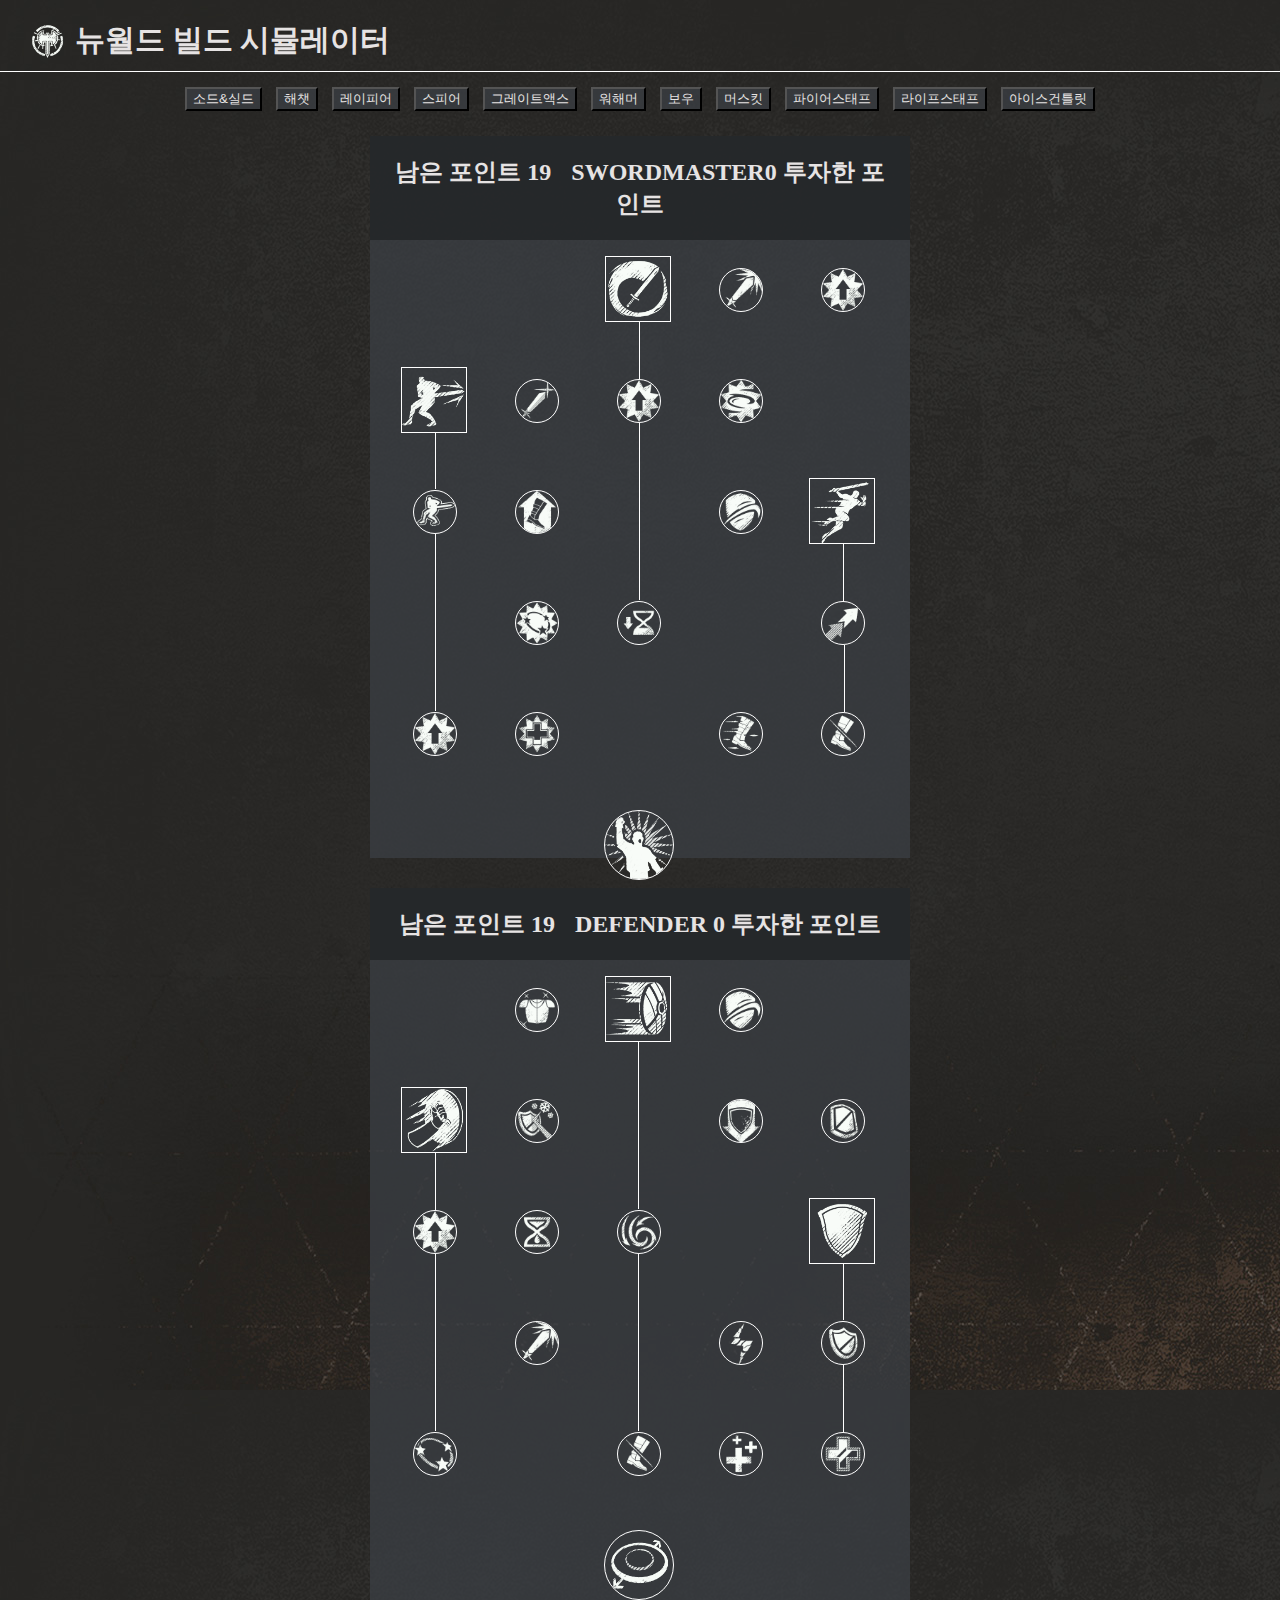
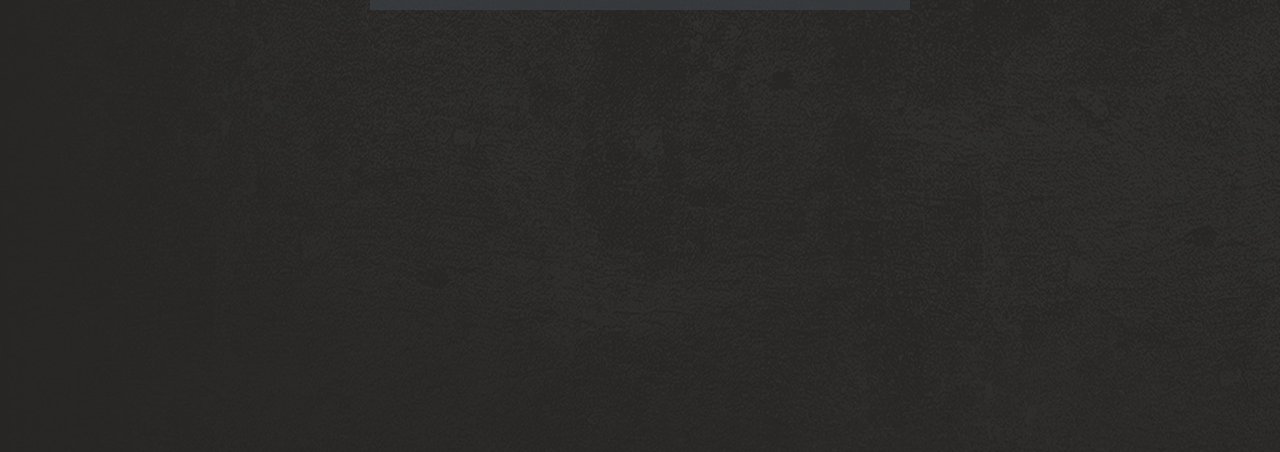
<file: index.html>
<!DOCTYPE html>
<html>
    <head>
        <title>뉴월드 빌드 시뮬레이터</title>
        <meta id="vp" name="viewport" content="width=device-width, initial-scale=1.0">
        <script>
            window.onload = function() {
                if (screen.width < 540) {
                    var mvp = document.getElementById('vp');
                    mvp.setAttribute('content','user-scalable=no,width=540');
                }
            }
        </script>
        <meta charset="utf-8">
        <link rel = "shorcut icon" href='./NWicon.ico'>
        <link rel='stylesheet' type='text/css' href='./css/style.css'>
        <link rel='stylesheet' type='text/css' href='./css/lines-sns.css'>
        <link rel='stylesheet' type='text/css' href='./css/block-query.css'>
        <link rel='stylesheet' type='text/css' href='./css/tooltips2.css'>
        <link rel='stylesheet' type='text/css' href='./css/images.css'>
        <script src="./js/scripts.js"></script>
    </head>

    <body id=배경>
        <!--네비게이션바-->
        <nav>
            <h1><img class="icon"style="border-color: white; border-width: 1px;" src="./assets/greataxe_reaperultimate_defiantstature.webp"><span id="head">뉴월드 빌드 시뮬레이터</span></h1>
        </nav>
        <nav class="buttons">
            <span><a href="./nwbuild-sns.html"><input type="button" id="button" value="소드&실드"></a></span>
            <span><a href="./nwbuild-hatchet.html"><input type="button" id="button" value="해챗"></a></span>
            <span><a href="./nwbuild-rapier.html"><input type="button" id="button" value="레이피어"></a></span>
            <span><a href="./nwbuild-spear.html"><input type="button" id="button" value="스피어"></a></span>
            <span><a href="./nwbuild-greataxe.html"><input type="button" id="button" value="그레이트액스"></a></span>
            <span><a href="./nwbuild-warhammer.html"><input type="button" id="button" value="워해머"></a></span>
            <span><a href="./nwbuild-bow.html"><input type="button" id="button" value="보우"></a></span>
            <span><a href="./nwbuild-musket.html"><input type="button" id="button" value="머스킷"></a></span>
            <span><a href="./nwbuild-firestaff.html"><input type="button" id="button" value="파이어스태프"></a></span>
            <span><a href="./nwbuild-lifestaff.html"><input type="button" id="button" value="라이프스태프"></a></span>
            <span><a href="./nwbuild-icegauntlet.html"><input type="button" id="button" value="아이스건틀릿"></a></span>
        </nav>
        <!--두 스킬트리-->
        <div class="two-trees">
            <!--<div>
                <h2 class="points">스킬 포인트
                <p><a>19</a></p></h2>>-->
                <!--
                <input type="button" class="buttons" id="button2" value="reset" onclick="
                ResetAtt(this);
                ">
                
            </div>-->
            <div class="two-trees2">
                <!--스킬트리1-->
                <div class="tree1">
                    <h2><span id="text">남은 포인트</span>  <a id="points">19</a>SWORDMASTER<a id="invested">0</a>  <span id="text">투자한 포인트</span></h2>
                    <div id="grid">
                        <!--1st line-->
                        
                        <div class="spacer"></div>
                        <div class="spacer"></div>
                        <div class="tooltip-a">
                            <img id="rw1-1" name="s1" class="image-container-active" style="border-color: white; border-width: 1px;" src="./assets/swordability1.webp" onclick="
                            selec(actskill(this), this);
                            " role="button">
                            <span class="tooltiptext">
                                <h3>
                                    Whirling Blade
                                </h3>
                                <p>반경 2m 이내의 적들에게 무기공격력의 145% 피해를 입힌다<br><br>쿨다운 15초
                                </p>
                            </span>
                        </div>
                        <div class="tooltip">
                            <img id="rw1-1" class="image-container"style="border-color: white; border-width: 1px;" src="./assets/swordability3_mod2.webp" onclick="
                            SelDesel(this);
                            " role="button">
                            <span class="tooltiptext">
                                <h3>
                                    Empowered Stab
                                </h3>
                                <p>강공격 적중 시 5초간 피해 30% 증가</p>
                            </span>
                        </div>
                        <div class="tooltip">
                            <img id="rw1-1" class="image-container"style="border-color: white; border-width: 1px;" src="./assets/warhammerability2_mod2.webp" onclick="
                            SelDesel(this);
                            " role="button">
                            <span class="tooltiptext">
                                <h3>
                                    Achilles Heel
                                </h3>
                                <p>약공격 콤보의 마지막 공격이 둔화를 걸어 이동속도를 20% 감소시킨다</p>
                            </span>
                        </div>
                        <!--2nd line-->
                        <div class="tooltip-a">
                            <img id="rw1-2" name="s2" class="image-container-active"style="border-color: white; border-width: 1px;" src="./assets/swordability2.webp" onclick="
                            selec(actskill(this), this);
                            " role="button">
                            <span class="tooltiptext1">
                                <h3>
                                    Reverse Stab
                                </h3>
                                <p>찌르기 공격을 가해 무기공격력의 175% 피해를 입힌다<br><br>쿨다운 20초</p>
                            </span>
                        </div>
                        <div class="tooltip">
                            <img id="rw1-2" class="image-container"style="border-color: white; border-width: 1px;" src="./assets/swordpassive1.webp" onclick="
                            SelDesel2(this);
                            " role="button">
                            <span class="tooltiptext1">
                                <h3>
                                    Precision
                                </h3>
                                <p>검의 치명타 확률이 10% 증가</p>
                            </span>
                        </div>
                        <div class="tooltip">
                            <img id="rw1-2" name="s1" class="image-container"style="border-color: white; border-width: 1px;" src="./assets/swordability1_mod2.webp" onclick="
                            selec(modskill1(this), this);
                            " role="button">
                            <span class="tooltiptext">
                                <h3>
                                    Opportunity
                                </h3>
                                <p>이 기술이 적의 방어력를 10초간 5% 감소시킨다</p>
                            </span>
                        </div>
                        <div class="tooltip">
                            <img id="rw1-2" class="image-container"style="border-color: white; border-width: 1px;" src="./assets/greataxe_ability4pass2_fatalattraction.webp" onclick="
                            SelDesel2(this);
                            " role="button">
                            <span class="tooltiptext">
                                <h3>
                                    Freeing Justice
                                </h3>
                                <p>강공격 적중 시 디버프 하나 제거</p>
                            </span>
                        </div>
                        <div class="spacer"></div>
                        
                        <!--3rd line-->
                        
                        <div class="tooltip">
                            <img id="rw1-3" name="s2" class="image-container"style="border-color: white; border-width: 1px;" src="./assets/swordability2_mod1.webp" onclick="
                            selec(modskill1(this), this);
                            " role="button">
                            <span class="tooltiptext1">
                                <h3>
                                    Unstoppable Stab
                                </h3>
                                <p>이 기술이 제어방해 면역 효과를 얻는다</p>
                            </span>
                        </div>
                        <div class="tooltip">
                            <img id="rw1-3" class="image-container"style="border-color: white; border-width: 1px;" src="./assets/firestaffability4_mod3.webp" onclick="
                            SelDesel3(this);
                            " role="button">
                            <span class="tooltiptext1">
                                <h3>
                                    Mobility
                                </h3>
                                <p>가드 중에 이동속도가 33% 증가한다</p>
                            </span>
                        </div>
                        <div class="spacer"></div>
                        <div class="tooltip">
                            <img id="rw1-3" class="image-container"style="border-color: white; border-width: 1px;" src="./assets/rapier_ability4mod1_insult_to_injury.webp" onclick="
                            SelDesel3(this);
                            " role="button">
                            <span class="tooltiptext">
                                <h3>
                                    Counter Attack
                                </h3>
                                <p>공격을 막으면 5초간 피해 3% 증가 (최대 5스택)</p>
                            </span>
                        </div>
                        <div class="tooltip-a">
                            <img id="rw1-3" name="s3" class="image-container-active"style="border-color: white; border-width: 1px;" src="./assets/swordability3.webp" onclick="
                            selec(actskill(this), this);
                            " role="button">
                            <span class="tooltiptext">
                                <h3>
                                    Leaping Strike
                                </h3>
                                <p>6m를 도약해 무기공격력의 135% 피해를 준다<br><br>쿨다운 25초</p>
                            </span>
                        </div>

                        <!--4th line-->
                        <div class="spacer"></div>
                        <div class="tooltip">
                            <img id="rw1-4" class="image-container"style="border-color: white; border-width: 1px;" src="./assets/warhammerpassive2.webp" onclick="
                            SelDesel4(this);
                            " role="button">
                            <span class="tooltiptext1">
                                <h3>
                                    Opportunitist
                                </h3>
                                <p>느려진 적에게 피해 10% 증가</p>
                            </span>
                        </div>
                        <div class="tooltip">
                            <img id="rw1-4" name="s1" class="image-container"style="border-color: white; border-width: 1px;" src="./assets/swordability1_mod1.webp" onclick="
                            selec(modskill2(this), this);
                            " role="button">
                            <span class="tooltiptext">
                                <h3>
                                    Tactical Strike
                                </h3>
                                <p>적중한 적 하나당 이 기술의 쿨다운 10% 감소</p>
                            </span>
                        </div>
                        <div class="spacer"></div>
                        <div class="tooltip">
                            <img id="rw1-4" name="s3" class="image-container"style="border-color: white; border-width: 1px;" src="./assets/swordability3_mod1.webp" onclick="
                            selec(modskill1(this), this);
                            " role="button">
                            <span class="tooltiptext">
                                <h3>
                                    Final Strike
                                </h3>
                                <p>체력 30% 미만의 적에게 피해 50% 증가</p>
                            </span>
                        </div>

                        
                        <!--5th line-->
                        <div class="tooltip">
                            <img id="rw1-5" name="s2" class="image-container"style="border-color: white; border-width: 1px;" src="./assets/swordability2_mod2.webp" onclick="
                            selec(modskill2(this), this);
                            " role="button">
                            <span class="tooltiptext1">
                                <h3>
                                    Tactician
                                </h3>
                                <p>이 기술 적중 시 모든 소드 스킬의 쿨다운 25% 감소</p>
                            </span>
                        </div>
                        <div class="tooltip">
                            <img id="rw1-5" class="image-container"style="border-color: white; border-width: 1px;" src="./assets/lifestaffpassive12.webp" onclick="
                            SelDesel5(this);
                            " role="button">
                            <span class="tooltiptext1">
                                <h3>
                                    Confidence
                                </h3>
                                <p>최대 체력일 때 피해 15% 증가</p>
                            </span>
                        </div>
                        <div class="spacer"></div>
                        <div class="tooltip">
                            <img id="rw1-5" class="image-container"style="border-color: white; border-width: 1px;" src="./assets/rapier_evasionpass4_artofbattle.webp" onclick="
                            SelDesel5(this);
                            " role="button">
                            <span class="tooltiptext">
                                <h3>
                                    Critical Precision
                                </h3>
                                <p>치명타 적중시 5초간 이동속도 20% 증가</p>
                            </span>
                        </div>
                        <div class="tooltip">
                            <img id="rw1-5" name="s3" class="image-container"style="border-color: white; border-width: 1px;" src="./assets/bowability6_mod2.webp" onclick="
                            selec(modskill2(this), this);
                            " role="button">
                            <span class="tooltiptext">
                                <h3>
                                    Cowardly Punishment
                                </h3>
                                <p>이 기술이 백스탭에 성공하면 8초간 이동속도를 감소시킴</p>
                            </span>
                        </div>
                        
                        <!--6th line-->
                        <div class="spacer"></div>
                        <div class="spacer"></div>
                        <div class="tooltip-u">
                            <img id="rw1-6" class="image-container-ulti"style="border-color: white; border-width: 1px;" src="./assets/swordability7.webp" onclick="
                            SelDesel6(this);
                            " role="button">
                            <span class="tooltiptext">
                                <h3>
                                    Leadership
                                </h3>
                                <p>모든 파티원의 피해 10% 증가</p>
                            </span>
                        </div>
                        <div class="spacer"></div>
                        <div class="spacer"></div>
                    </div>
                    <p id="hr1"></p> 
                    <p id="hr2"></p> 
                    <p id="hr3"></p> 
                    <p id="hr4"></p> 
                    <p id="hr5"></p> 
                    <p id="hr6"></p>  
                    <p id="hr13"></p> 
                </div>
                
                <!--스킬트리2-->
                <div class="tree2">
                    <h2><span id="text">남은 포인트</span>  <a id="points">19</a>DEFENDER  <a id="invested2">0</a>  <span id="text">투자한 포인트</span></h2>
                    <div id="grid">
                        <!--1st line-->
                        <div class="spacer"></div>
                        <div class="tooltip">
                            <img id="rw2-1" class="image-container"style="border-color: white; border-width: 1px;" src="./assets/swordpassive14.webp" onclick="
                            SelDesel7(this);
                            " role="button">
                            <span class="tooltiptext1">
                                <h3>
                                    Sturdy Shield
                                </h3>
                                <p>물리 방어력 15% 증가</p>
                            </span>
                        </div>
                        <div class="tooltip-a">
                            <img id="rw2-1" name="s4" class="image-container-active"style="border-color: white; border-width: 1px;" src="./assets/swordability5.webp" onclick="
                            selec(actskill(this), this);
                            " role="button">
                            <span class="tooltiptext">
                                <h3>
                                    Shield Rush
                                </h3>
                                <p>전방으로 5m 돌진해 적을 밀쳐내고 무기공격력의 125% 피해를 입힌다<br><br>쿨다운 20초</p>
                            </span>
                        </div>
                        <div class="tooltip">
                            <img id="rw2-1" class="image-container"style="border-color: white; border-width: 1px;" src="./assets/rapier_ability4mod1_insult_to_injury.webp" onclick="
                            SelDesel7(this);
                            " role="button">
                            <span class="tooltiptext">
                                <h3>
                                    Sturdy Grip
                                </h3>
                                <p>근접 공격을 방어 시 스태미나 감소량이 15% 줄어든다</p>
                            </span>
                        </div>
                        <div class="spacer"></div>
                        
                        <!--2nd line-->
                        <div class="tooltip-a">
                            <img id="rw2-2" name="s5" class="image-container-active"style="border-color: white; border-width: 1px;" src="./assets/swordability4.webp" onclick="
                            selec(actskill(this), this);
                            " role="button">
                            <span class="tooltiptext1">
                                <h3>
                                    Shield Bash
                                </h3>
                                <p>전방의 적을 2초간 기절시키고 무기공격력의 50% 피해를 가한다<br><br>도발 보석 호환. 이 기술 적중 시 6초 도발<br>쿨다운 25초</p>
                            </span>
                        </div>
                        <div class="tooltip">
                            <img id="rw2-2" class="image-container"style="border-color: white; border-width: 1px;" src="./assets/swordpassive11.webp" onclick="
                            SelDesel8(this);
                            " role="button">
                            <span class="tooltiptext1">
                                <h3>
                                    Elemental Resistance
                                </h3>
                                <p>받는 마법 피해량 감소 10%</p>
                            </span>
                        </div>
                        <div class="spacer"></div>
                        <div class="tooltip">
                            <img id="rw2-2" class="image-container"style="border-color: white; border-width: 1px;" src="./assets/warhammerability1_mod1.webp" onclick="
                            SelDesel8(this);
                            " role="button">
                            <span class="tooltiptext">
                                <h3>
                                    Defensive Training
                                </h3>
                                <p>공격을 방어하면 5초간 피해감소 10%</p>
                            </span>
                        </div>
                        <div class="tooltip">
                            <img id="rw2-2" class="image-container"style="border-color: white; border-width: 1px;" src="./assets/swordpassive8.webp" onclick="
                            SelDesel8(this);
                            " role="button">
                            <span class="tooltiptext">
                                <h3>
                                    High Grip
                                </h3>
                                <p>원거리 공격을 방어 시 스태미나 감소량이 15% 줄어든다</p>
                            </span>
                        </div>

                        <!--3rd line-->
                        
                        <div class="tooltip">
                            <img id="rw2-3" name="s5" class="image-container"style="border-color: white; border-width: 1px;" src="./assets/warhammerability3_mod1.webp" onclick="
                            selec(modskill1(this), this);
                            " role="button">
                            <span class="tooltiptext1">
                                <h3>
                                    Intimidating Bash
                                </h3>
                                <p>위협 효과가 증가하며 피해량이 100% 증가한다</p>
                            </span>
                        </div>
                        <div class="tooltip">
                            <img id="rw2-3" class="image-container"style="border-color: white; border-width: 1px;" src="./assets/rapier_ability1mod1_pressure.webp" onclick="
                            SelDesel9(this);
                            " role="button">
                            <span class="tooltiptext1">
                                <h3>
                                    One With The Shield
                                </h3>
                                <p>공격을 방어하면 모든 방패 스킬의 쿨다운 1% 감소</p>
                            </span>
                        </div>
                        <div class="tooltip">
                            <img id="rw2-3" name="s4" class="image-container"style="border-color: white; border-width: 1px;" src="./assets/greataxe_ability5_maelstrom.webp" onclick="
                            selec(modskill1(this), this);
                            " role="button">
                            <span class="tooltiptext">
                                <h3>
                                    Improved Rush
                                </h3>
                                <p>이 기술 적중 시 5m 반경 적들의 피해량을 4초간 10% 감소시킨다</p>
                            </span>
                        </div>
                        <div class="spacer"></div>
                        <div class="tooltip-a">
                            <img id="rw2-3" name="s6" class="image-container-active"style="border-color: white; border-width: 1px;" src="./assets/swordability6.webp" onclick="
                            selec(actskill(this), this);
                            " role="button">
                            <span class="tooltiptext">
                                <h3>
                                    Defiant Stance
                                </h3>
                                <p>8초간 피해감소 30%<br><br>도발 보석 호환.<br> 8m 반경의 적들을 6초간 도발.<br>쿨다운 45초</p>
                            </span>
                        </div>
                        
                        <!--4th line-->
                        <div class="spacer"></div>
                        <div class="tooltip">
                            <img id="rw2-4" class="image-container"style="border-color: white; border-width: 1px;" src="./assets/swordability3_mod2.webp" onclick="
                            SelDesel10(this);
                            " role="button">
                            <span class="tooltiptext1">
                                <h3>
                                    Final Blow
                                </h3>
                                <p>약공격 콤보의 세번째 공격이 15% 증가된 피해를 입히고 위협효과 증가</p>
                            </span>
                        </div>
                        <div class="spacer"></div>
                        <div class="tooltip">
                            <img id="rw2-4" class="image-container"style="border-color: white; border-width: 1px;" src="./assets/spear_vaultkick_alwaysdostaminadmg.webp" onclick="
                            SelDesel10(this);
                            " role="button">
                            <span class="tooltiptext">
                                <h3>
                                    Invigorating Bulwark
                                </h3>
                                <p>Shield Bash나 Shield Rush 기술 적중 시 스태미나 15 회복</p>
                            </span>
                        </div>
                        <div class="tooltip">
                            <img id="rw2-4" name="s6" class="image-container"style="border-color: white; border-width: 1px;" src="./assets/swordpassive7.webp" onclick="
                            selec(modskill1(this), this);
                            " role="button">
                            <span class="tooltiptext">
                                <h3>
                                    Final Countdown
                                </h3>
                                <p>체력이 50% 이상이면 피해감소 20%</p>
                            </span>
                        </div>
                        
                        <!--5th line-->
                        <div class="tooltip">
                            <img id="rw2-5" name="s5" class="image-container"style="border-color: white; border-width: 1px;" src="./assets/swordability4_mod1.webp" onclick="
                            selec(modskill2(this), this);
                            " role="button">
                            <span class="tooltiptext1">
                                <h3>
                                    Concussive Bash
                                </h3>
                                <p>기절시간이 1초 증가한다</p>
                            </span>
                        </div>
                        <div class="spacer"></div>
                        <div class="tooltip">
                            <img id="rw2-5" name="s4" class="image-container"style="border-color: white; border-width: 1px;" src="./assets/swordability5_mod1.webp" onclick="
                            selec(modskill2(this), this);
                            " role="button">
                            <span class="tooltiptext">
                                <h3>
                                    Intimidating Rush
                                </h3>
                                <p>이 기술 적중 시 5m 반경의 적들의 이동속도를 4초간 30% 감소시킨다</p>
                            </span>
                        </div>
                        <div class="tooltip">
                            <img id="rw2-5" class="image-container"style="border-color: white; border-width: 1px;" src="./assets/swordpassive13.webp" onclick="
                            SelDesel11(this);
                            " role="button">
                            <span class="tooltiptext">
                                <h3>
                                    Recuperation
                                </h3>
                                <p>모든 회복량 10% 증가</p>
                            </span>
                        </div>
                        <div class="tooltip">
                            <img id="rw2-5" name="s6" class="image-container"style="border-color: white; border-width: 1px;" src="./assets/swordpassive10.webp" onclick="
                            selec(modskill2(this), this);
                            " role="button">
                            <span class="tooltiptext">
                                <h3>
                                    Restoration
                                </h3>
                                <p>이 기술이 끝나면 최대 체력의 15%만큼 회복</p>
                            </span>
                        </div>
                        
                        <!--6th line-->
                        <div class="spacer"></div>
                        <div class="spacer"></div>
                        <div class="tooltip-u">
                            <img id="rw2-6" class="image-container-ulti"style="border-color: white; border-width: 1px;" src="./assets/firestaffability3_mod2.webp" onclick="
                            SelDesel12(this);
                            " role="button">
                            <span class="tooltiptext">
                                <h3>
                                    Defensive Formation
                                </h3>
                                <p>가드 중 2m 반경의 아군에게 피해감소효과 30% (쿨다운 1초)</p>
                            </span>
                        </div>
                        <div class="spacer"></div>
                        <div class="spacer"></div>
                        <p id="hr7"></p> 
                        <p id="hr8"></p> 
                        <p id="hr9"></p> 
                        <p id="hr10"></p> 
                        <p id="hr11"></p> 
                        <p id="hr12"></p>  
                        <p id="hr14"></p>  
                        <p id="hr15"></p>  
                    </div>
                </div>
            </div>
        </div>

        

    </body>
  <footer>
    <div class="hiddenstorage">
        <p id="Row11">0</p>
        <p id="Row12">0</p>
        <p id="Row13">0</p>
        <p id="Row14">0</p>
        <p id="Row15">0</p>
        <p id="Row16">0</p>
        <p id="Row21">0</p>
        <p id="Row22">0</p>
        <p id="Row23">0</p>
        <p id="Row24">0</p>
        <p id="Row25">0</p>
        <p id="Row26">0</p>
    </div>
  </footer>
</file>
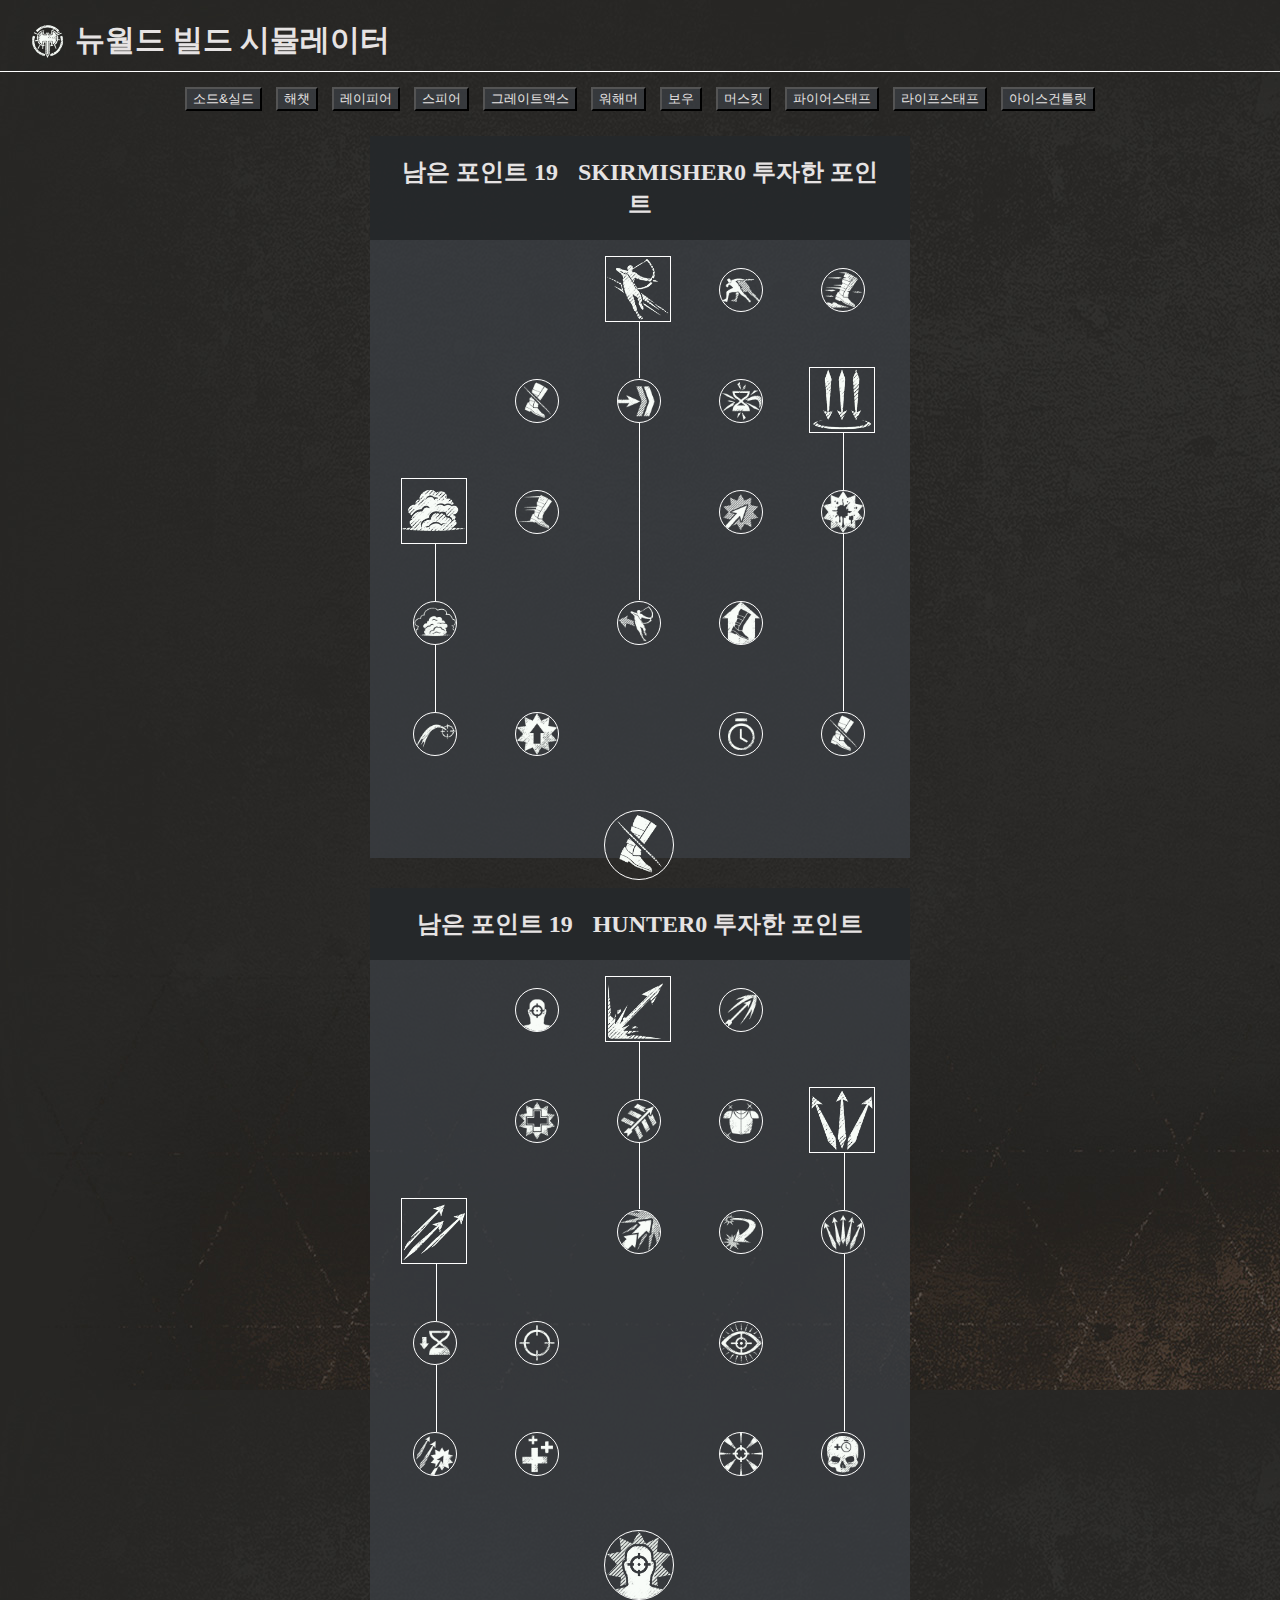
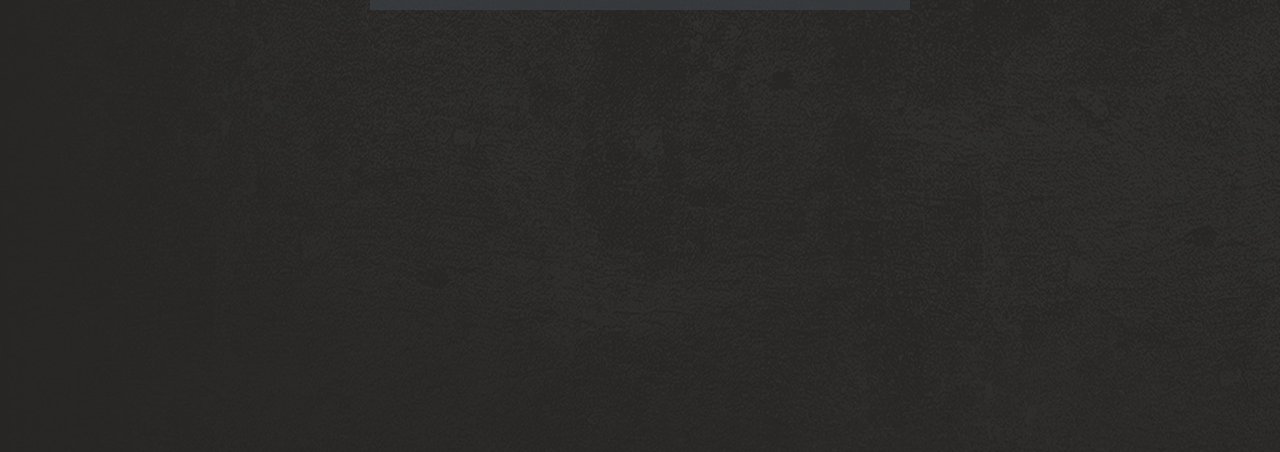
<file: nwbuild-bow.html>
<!DOCTYPE html>
<html>
    <head>
        <title>뉴월드 빌드 시뮬레이터</title>
        <meta id="vp" name="viewport" content="width=device-width, initial-scale=1.0">
        <script>
            window.onload = function() {
                if (screen.width < 540) {
                    var mvp = document.getElementById('vp');
                    mvp.setAttribute('content','user-scalable=no,width=540');
                }
            }
        </script>
        <meta charset="utf-8">
        <link rel = "shorcut icon" href='./NWicon.ico'>
        <link rel='stylesheet' type='text/css' href='./css/style.css'>
        <link rel='stylesheet' type='text/css' href='./css/lines-bow.css'>
        <link rel='stylesheet' type='text/css' href='./css/block-query.css'>
        <link rel='stylesheet' type='text/css' href='./css/tooltips2.css'>
        <link rel='stylesheet' type='text/css' href='./css/images.css'>
        <script src="./js/scripts.js"></script>
    </head>

    <body id=배경>
        <!--네비게이션바-->
        <nav>
            <h1><img class="icon"style="border-color: white; border-width: 1px;" src="./assets/greataxe_reaperultimate_defiantstature.webp"><span id="head">뉴월드 빌드 시뮬레이터</span></h1>
        </nav>
        <nav class="buttons">
            <span><a href="./nwbuild-sns.html"><input type="button" id="button" value="소드&실드"></a></span>
            <span><a href="./nwbuild-hatchet.html"><input type="button" id="button" value="해챗"></a></span>
            <span><a href="./nwbuild-rapier.html"><input type="button" id="button" value="레이피어"></a></span>
            <span><a href="./nwbuild-spear.html"><input type="button" id="button" value="스피어"></a></span>
            <span><a href="./nwbuild-greataxe.html"><input type="button" id="button" value="그레이트액스"></a></span>
            <span><a href="./nwbuild-warhammer.html"><input type="button" id="button" value="워해머"></a></span>
            <span><a href="./nwbuild-bow.html"><input type="button" id="button" value="보우"></a></span>
            <span><a href="./nwbuild-musket.html"><input type="button" id="button" value="머스킷"></a></span>
            <span><a href="./nwbuild-firestaff.html"><input type="button" id="button" value="파이어스태프"></a></span>
            <span><a href="./nwbuild-lifestaff.html"><input type="button" id="button" value="라이프스태프"></a></span>
            <span><a href="./nwbuild-icegauntlet.html"><input type="button" id="button" value="아이스건틀릿"></a></span>
        </nav>
        <!--두 스킬트리-->
        <div class="two-trees">
            <!--<div>
                <h2 class="points">스킬 포인트
                <p><a id="points">19</a></p></h2>
                
                <input type="button" class="buttons" id="button2" value="reset" onclick="
                ResetAtt(this);
                ">
                
            </div>-->
            <div class="two-trees2">
                <!--스킬트리1-->
                <div class="tree1">
                    <h2><span id="text">남은 포인트</span>  <a id="points">19</a>SKIRMISHER<a id="invested">0</a>  <span id="text">투자한 포인트</span></h2>
                    <div id="grid">
                        <!--1st line-->
                        <div class="spacer"></div>
                        <div class="spacer"></div>
                        <div class="tooltip-a">
                            <img id="rw1-1" name="s1" class="image-container-active" style="border-color: white; border-width: 1px;" src="./assets/bowability2.webp" onclick="
                            selec(actskill(this), this);
                            " role="button">
                            <span class="tooltiptext">
                                <h3>
                                    Evade Shot
                                </h3>
                                <p>5m 뒤로 점프하며 화살을 쏘아 무기공격력의 125% 피해를 입힌다
                                    <br><br>쿨다운 15초
                                </p>
                            </span>
                        </div>
                        <div class="tooltip">
                            <img id="rw1-1" class="image-container"style="border-color: white; border-width: 1px;" src="./assets/bowpassive5.webp" onclick="
                            SelDesel(this);
                            " role="button">
                            <span class="tooltiptext">
                                <h3>
                                Evasive Tactics
                                </h3>
                                <p>회피 후 5초간 피해 20% 증가</p>
                            </span>
                        </div>
                        <div class="tooltip">
                            <img id="rw1-1" class="image-container"style="border-color: white; border-width: 1px;" src="./assets/greataxe_reaperpass5_pursuit.webp" onclick="
                            SelDesel(this);
                            " role="button">
                            <span class="tooltiptext">
                                <h3>
                                    Catch Me If You Can
                                </h3>
                                <p>3m 반경 내에 3명 이상의 적이 있으면 이동속도 20% 증가</p>
                            </span>
                        </div>
                        <!--2nd line-->
                        <div class="spacer"></div>
                        <div class="tooltip">
                            <img id="rw1-2" class="image-container"style="border-color: white; border-width: 1px;" src="./assets/bowpassive7.webp" onclick="
                            SelDesel2(this);
                            " role="button">
                            <span class="tooltiptext1">
                                <h3>
                                    Impale
                                </h3>
                                <p>체력이 100%인 적을 공격하면 2초간 10% 둔화</p>
                            </span>
                        </div>
                        <div class="tooltip">
                            <img id="rw1-2" name="s1" class="image-container"style="border-color: white; border-width: 1px;" src="./assets/bowability2_mod1.webp" onclick="
                            selec(modskill1(this), this);
                            " role="button">
                            <span class="tooltiptext">
                                <h3>
                                    Evasive Knockback
                                </h3>
                                <p>2m 밀쳐냄 효과 부여</p>
                            </span>
                        </div>
                        <div class="tooltip">
                            <img id="rw1-2" class="image-container"style="border-color: white; border-width: 1px;" src="./assets/rapier_ability4mod2_priority.webp" onclick="
                            SelDesel2(this);
                            " role="button">
                            <span class="tooltiptext">
                                <h3>
                                    Closing In
                                </h3>
                                <p>체력이 50% 미만인 적을 공격하면 쿨타임 5% 감소</p>
                            </span>
                        </div>
                        <div class="tooltip-a">
                            <img id="rw1-2" name="s2" class="image-container-active"style="border-color: white; border-width: 1px;" src="./assets/bowability6.webp" onclick="
                            selec(actskill(this), this);
                            " role="button">
                            <span class="tooltiptext">
                                <h3>
                                    Rain of Arrows
                                </h3>
                                <p>7m 범위의 지역에 화살을 퍼부어 무기공격력의 150% 피해를 입힌다<br><br>쿨다운 25초</p>
                            </span>
                        </div>
                        
                        <!--3rd line-->
                        <div class="tooltip-a">
                            <img id="rw1-3" name="s3" class="image-container-active"style="border-color: white; border-width: 1px;" src="./assets/bowability5.webp" onclick="
                            selec(actskill(this), this);
                            " role="button">
                            <span class="tooltiptext1">
                                <h3>
                                    Poison Shot
                                </h3>
                                <p>독화살을 쏘아 6초간 지속되는 3m 반경의 독구름을 생성. 중독 시 매초 무기공격력의 10% 피해를 20초간 입힘<br><br>쿨다운 35초</p>
                            </span>
                        </div>
                        <div class="tooltip">
                            <img id="rw1-3" class="image-container"style="border-color: white; border-width: 1px;" src="./assets/bowpassive12.webp" onclick="
                            SelDesel3(this);
                            " role="button">
                            <span class="tooltiptext1">
                                <h3>
                                    Dodge and Weave
                                </h3>
                                <p>회피 후 2초간 이동속도 10% 증가</p>
                            </span>
                        </div>
                        <div class="spacer"></div>
                        <div class="tooltip">
                            <img id="rw1-3" class="image-container"style="border-color: white; border-width: 1px;" src="./assets/bowpassive8.webp" onclick="
                            SelDesel3(this);
                            " role="button">
                            <span class="tooltiptext">
                                <h3>
                                    Hunter's Insight
                                </h3>
                                <p>디버프가 걸린 적 공격시<br>스태미나 5 회복</p>
                            </span>
                        </div>
                        <div class="tooltip">
                            <img id="rw1-3" name="s2" class="image-container"style="border-color: white; border-width: 1px;" src="./assets/rapier_bloodmasterpass4_bleeddamage.webp" onclick="
                            selec(modskill1(this), this);
                            " role="button">
                            <span class="tooltiptext">
                                <h3>
                                    Barbed Arrows
                                </h3>
                                <p>출혈 부여. 무기공격력의 85% 피해를<br>12초간 입힌다. 최대 3 중첩</p>
                            </span>
                        </div>
                        
                        <!--4th line-->
                        <div class="tooltip">
                            <img id="rw1-4" name="s3" class="image-container"style="border-color: white; border-width: 1px;" src="./assets/bowability5_mod1.webp" onclick="
                            selec(modskill1(this), this);
                            " role="button">
                            <span class="tooltiptext1">
                                <h3>
                                    Infected Arrows
                                </h3>
                                <p>중독 피해 10%에서 12%로 증가</p>
                            </span>
                        </div>
                        <div class="spacer"></div>
                        <div class="tooltip">
                            <img id="rw1-4" name="s1" class="image-container"style="border-color: white; border-width: 1px;" src="./assets/bowability2_mod2.webp" onclick="
                            selec(modskill2(this), this);
                            " role="button">
                            <span class="tooltiptext">
                                <h3>
                                    Go the Distance
                                </h3>
                                <p>5초간 이동속도 15% 증가 부여</p>
                            </span>
                        </div>
                        <div class="tooltip">
                            <img id="rw1-4" class="image-container"style="border-color: white; border-width: 1px;" src="./assets/firestaffability4_mod3.webp" onclick="
                            SelDesel4(this);
                            " role="button">
                            <span class="tooltiptext">
                                <h3>
                                    Archer's Speed
                                </h3>
                                <p>활로 무기 스왑 시<br>이동속도 10% 증가<br>(10초 쿨다운)</p>
                            </span>
                        </div>
                        <div class="spacer"></div>
                        
                        <!--5th line-->
                        <div class="tooltip">
                            <img id="rw1-5" name="s3" class="image-container"style="border-color: white; border-width: 1px;" src="./assets/hatchetability1.webp" onclick="
                            selec(modskill2(this), this);
                            " role="button">
                            <span class="tooltiptext1">
                                <h3>
                                    Direct Hit
                                </h3>
                                <p>독화살 명중 시<br>무기공격력의 200% 피해를 입힘</p>
                            </span>
                        </div>
                        <div class="tooltip">
                            <img id="rw1-5" class="image-container"style="border-color: white; border-width: 1px;" src="./assets/firestaffability1_mod1.webp" onclick="
                            SelDesel5(this);
                            " role="button">
                            <span class="tooltiptext1">
                                <h3>
                                    Mark
                                </h3>
                                <p>디버프가 걸린 적에게<br>10% 증가된 피해를 입힘</p>
                            </span>
                        </div>
                        <div class="spacer"></div>
                        <div class="tooltip">
                            <img id="rw1-5" class="image-container"style="border-color: white; border-width: 1px;" src="./assets/bowability5_mod2.webp" onclick="
                            SelDesel5(this);
                            " role="button">
                            <span class="tooltiptext">
                                <h3>
                                    Battle Precision
                                </h3>
                                <p>디버프와 지속피해<br>지속시간 20% 증가</p>
                            </span>
                        </div>
                        <div class="tooltip">
                            <img id="rw1-5" name="s2" class="image-container"style="border-color: white; border-width: 1px;" src="./assets/bowability6_mod2.webp" onclick="
                            selec(modskill2(this), this);
                            " role="button">
                            <span class="tooltiptext">
                                <h3>
                                    Hooked Arrows
                                </h3>
                                <p>4초간 15% 둔화 효과를 부여</p>
                            </span>
                        </div>
                        
                        <!--6th line-->
                        <div class="spacer"></div>
                        <div class="spacer"></div>
                        <div class="tooltip-u">
                            <img id="rw1-6" class="image-container-ulti"style="border-color: white; border-width: 1px;" src="./assets/bowability6_mod2.webp" onclick="
                            SelDesel6(this);
                            " role="button">
                            <span class="tooltiptext">
                                <h3>
                                    Knee Shot
                                </h3>
                                <p>다리 공격 시 2초간 10% 둔화 효과</p>
                            </span>
                        </div>
                        <div class="spacer"></div>
                        <div class="spacer"></div>
                    </div>
                    <p id="hr1"></p> 
                    <p id="hr2"></p> 
                    <p id="hr3"></p> 
                    <p id="hr4"></p> 
                    <p id="hr5"></p> 
                    <p id="hr6"></p>  
                </div>
                
                <!--스킬트리2-->
                <div class="tree2">
                    <h2><span id="text">남은 포인트</span>  <a id="points">19</a>HUNTER<a id="invested2">0  <span id="text">투자한 포인트</a></h2>
                    <div id="grid">
                        <!--1st line-->
                        <div class="spacer"></div>
                        <div class="tooltip">
                            <img id="rw2-1" class="image-container"style="border-color: white; border-width: 1px;" src="./assets/bowpassive4.webp" onclick="
                            SelDesel7(this);
                            " role="button">
                            <span class="tooltiptext1">
                                <h3>
                                    Long Range
                                </h3>
                                <p>10m 이상 떨어진 적에게<br>20% 피해 증가</p>
                            </span>
                        </div>
                        <div class="tooltip-a">
                            <img id="rw2-1" name="s4" class="image-container-active"style="border-color: white; border-width: 1px;" src="./assets/bowability3.webp" onclick="
                            selec(actskill(this), this);
                            " role="button">
                            <span class="tooltiptext">
                                <h3>
                                    Penetrating Shot
                                </h3>
                                <p>표적들을 관통해<br>100m 날아가는 화살을 발사.<br>무기공격력의 150% 피해를 입힘<br><br>쿨다운 18초</p>
                            </span>
                        </div>
                        <div class="tooltip">
                            <img id="rw2-1" class="image-container"style="border-color: white; border-width: 1px;" src="./assets/bowability4_mod1.webp" onclick="
                            SelDesel7(this);
                            " role="button">
                            <span class="tooltiptext">
                                <h3>
                                    Aim True
                                </h3>
                                <p>강공격의 투사체 속도가 증가하며<br>30% 피해 증가</p>
                            </span>
                        </div>
                        <div class="spacer"></div>
                        
                        <!--2nd line-->
                        <div class="spacer"></div>
                        <div class="tooltip">
                            <img id="rw2-2" class="image-container"style="border-color: white; border-width: 1px;" src="./assets/icemagic_ability2_mod3.webp" onclick="
                            SelDesel8(this);
                            " role="button">
                            <span class="tooltiptext1">
                                <h3>
                                    Finishing Shot
                                </h3>
                                <p>표적의 체력이 50% 미만이면<br>20% 피해 증가</p>
                            </span>
                        </div>
                        <div class="tooltip">
                            <img id="rw2-2" name="s4" class="image-container"style="border-color: white; border-width: 1px;" src="./assets/bowability3_mod1.webp" onclick="
                            selec(modskill1(this), this);
                            " role="button">
                            <span class="tooltiptext">
                                <h3>
                                    Blood Soaked Arrow
                                </h3>
                                <p>관통할 때마다 10% 피해증가<br>(최대 50%)</p>
                            </span>
                        </div>
                        <div class="tooltip">
                            <img id="rw2-2" class="image-container"style="border-color: white; border-width: 1px;" src="./assets/swordpassive14.webp" onclick="
                            SelDesel8(this);
                            " role="button">
                            <span class="tooltiptext">
                                <h3>
                                    Unbreakable Focus
                                </h3>
                                <p>조준 시 10% 피해 감소</p>
                            </span>
                        </div>
                        <div class="tooltip-a">
                            <img id="rw2-2" name="s5" class="image-container-active"style="border-color: white; border-width: 1px;" src="./assets/bowability4.webp" onclick="
                            selec(actskill(this), this);
                            " role="button">
                            <span class="tooltiptext">
                                <h3>
                                    Splinter Shot
                                </h3>
                                <p>10m 날아가서 3개의 화살로 분리되어<br>각각 무기공격력의 50% 피해를 입힘<br><br>쿨다운 22초</p>
                            </span>
                        </div>

                        <!--3rd line-->
                        <div class="tooltip-a">
                            <img id="rw2-3" name="s6" class="image-container-active"style="border-color: white; border-width: 1px;" src="./assets/bowability1.webp" onclick="
                            selec(actskill(this), this);
                            " role="button">
                            <span class="tooltiptext1">
                                <h3>
                                    Rapid Shot
                                </h3>
                                <p>3개의 화살을 연사.<br>첫 두발은 무기공격력의 100% 피해.<br> 세번째 화살은 밀쳐냄 효과와<br>125% 피해를 입힘.<br><br>쿨다운 20초</p>
                            </span>
                        </div>
                        <div class="spacer"></div>
                        <div class="tooltip">
                            <img id="rw2-3" name="s4" class="image-container"style="border-color: white; border-width: 1px;" src="./assets/bowability3_mod2.webp" onclick="
                            selec(modskill2(this), this);
                            " role="button">
                            <span class="tooltiptext">
                                <h3>
                                    Deep Strike
                                </h3>
                                <p>20m 이상 떨어진 표적에<br>20% 증가된 피해를 입힘</p>
                            </span>
                        </div>
                        <div class="tooltip">
                            <img id="rw2-3" class="image-container"style="border-color: white; border-width: 1px;" src="./assets/swordpassive5.webp" onclick="
                            SelDesel9(this);
                            " role="button">
                            <span class="tooltiptext">
                                <h3>
                                    Opening Strike
                                </h3>
                                <p>강공격은 최대 체력인 적에게<br>20% 증가된 피해를 입힘</p>
                            </span>
                        </div>
                        <div class="tooltip">
                            <img id="rw2-3" name="s5" class="image-container"style="border-color: white; border-width: 1px;" src="./assets/bowability4_mod2.webp" onclick="
                            selec(modskill1(this), this);
                            " role="button">
                            <span class="tooltiptext">
                                <h3>
                                    Scatter Shot
                                </h3>
                                <p>화살이 5개로 나뉨</p>
                            </span>
                        </div>
                        
                        <!--4th line-->
                        <div class="tooltip">
                            <img id="rw2-4" name="s6" class="image-container"style="border-color: white; border-width: 1px;" src="./assets/bowability1_mod1.webp" onclick="
                            selec(modskill1(this), this);
                            " role="button">
                            <span class="tooltiptext1">
                                <h3>
                                    Rapid Accuracy
                                </h3>
                                <p>세 발 모두 같은 적에게 적중 시<br>쿨다운 50% 감소</p>
                            </span>
                        </div>
                        <div class="tooltip">
                            <img id="rw2-4" class="image-container"style="border-color: white; border-width: 1px;" src="./assets/bowpassive2.webp" onclick="
                            SelDesel10(this);
                            " role="button">
                            <span class="tooltiptext1">
                                <h3>
                                    Surprise Attack
                                </h3>
                                <p>지난 10초간 피해를 주지 않을 경우<br>20% 피해 증가</p>
                            </span>
                        </div>
                        <div class="spacer"></div>
                        <div class="tooltip">
                            <img id="rw2-4" class="image-container"style="border-color: white; border-width: 1px;" src="./assets/musketability5.webp" onclick="
                            SelDesel10(this);
                            " role="button">
                            <span class="tooltiptext">
                                <h3>
                                    Arrow Range
                                </h3>
                                <p>사거리 100% 증가</p>
                            </span>
                        </div>
                        <div class="spacer"></div>
                        
                        <!--5th line-->
                        <div class="tooltip">
                            <img id="rw2-5" name="s6" class="image-container"style="border-color: white; border-width: 1px;" src="./assets/bowability1_mod2.webp" onclick="
                            selec(modskill2(this), this);
                            " role="button">
                            <span class="tooltiptext1">
                                <h3>
                                    Final Blow
                                </h3>
                                <p>3번째 화살에 25% 피해 증가</p>
                            </span>
                        </div>
                        <div class="tooltip">
                            <img id="rw2-5" class="image-container"style="border-color: white; border-width: 1px;" src="./assets/swordpassive13.webp" onclick="
                            SelDesel11(this);
                            " role="button">
                            <span class="tooltiptext1">
                                <h3>
                                    Hawkeye
                                </h3>
                                <p>헤드샷으로 입힌 피해량의 10% 회복</p>
                            </span>
                        </div>
                        <div class="spacer"></div>
                        <div class="tooltip">
                            <img id="rw2-5" class="image-container"style="border-color: white; border-width: 1px;" src="./assets/musketpassive4.webp" onclick="
                            SelDesel11(this);
                            " role="button">
                            <span class="tooltiptext">
                                <h3>
                                    Bullseye
                                </h3>
                                <p>치명타 확률 10% 증가</p>
                            </span>
                        </div>
                        <div class="tooltip">
                            <img id="rw2-5" name="s5" class="image-container"style="border-color: white; border-width: 1px;" src="./assets/hatchetability5_mod4.webp" onclick="
                            selec(modskill2(this), this);
                            " role="button">
                            <span class="tooltiptext">
                                <h3>
                                    Calculated
                                </h3>
                                <p>적중한 화살마다 쿨다운 10% 감소</p>
                            </span>
                        </div>
                        
                        <!--6th line-->
                        <div class="spacer"></div>
                        <div class="spacer"></div>
                        <div class="tooltip-u">
                            <img id="rw2-6" class="image-container-ulti"style="border-color: white; border-width: 1px;" src="./assets/musketpassive5.webp" onclick="
                            SelDesel12(this);
                            " role="button">
                            <span class="tooltiptext">
                                <h3>
                                    Concussion
                                </h3>
                                <p>헤드샷 피해 20% 증가.<br>일정 확률로 화살을 돌려받음</p>
                            </span>
                        </div>
                        <div class="spacer"></div>
                        <div class="spacer"></div>
                        <p id="hr7"></p> 
                        <p id="hr8"></p> 
                        <p id="hr9"></p> 
                        <p id="hr10"></p> 
                        <p id="hr11"></p> 
                        <p id="hr12"></p>  
                    </div>
                </div>
            </div>
        </div>

        

    </body>
  <footer>
    <div class="hiddenstorage">
        <p id="Row11">0</p>
        <p id="Row12">0</p>
        <p id="Row13">0</p>
        <p id="Row14">0</p>
        <p id="Row15">0</p>
        <p id="Row16">0</p>
        <p id="Row21">0</p>
        <p id="Row22">0</p>
        <p id="Row23">0</p>
        <p id="Row24">0</p>
        <p id="Row25">0</p>
        <p id="Row26">0</p>
    </div>
  </footer>
</file>
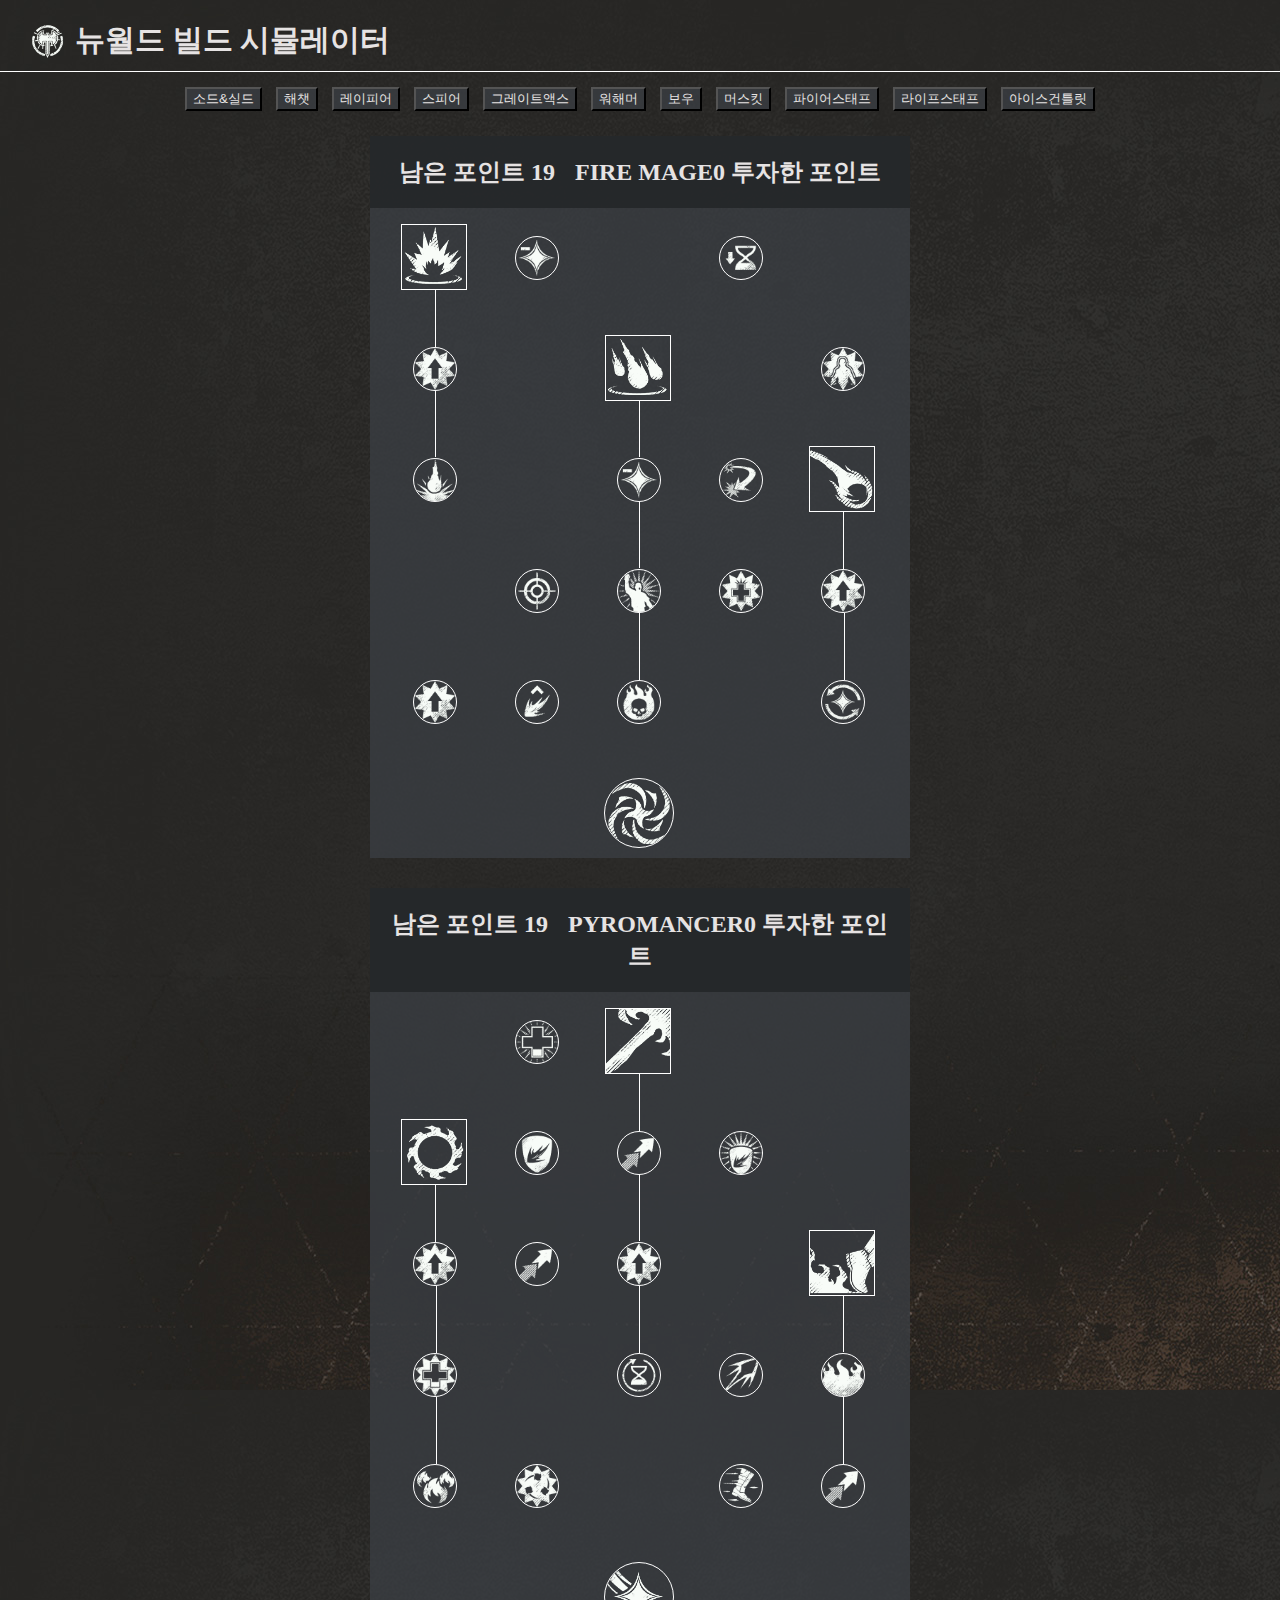
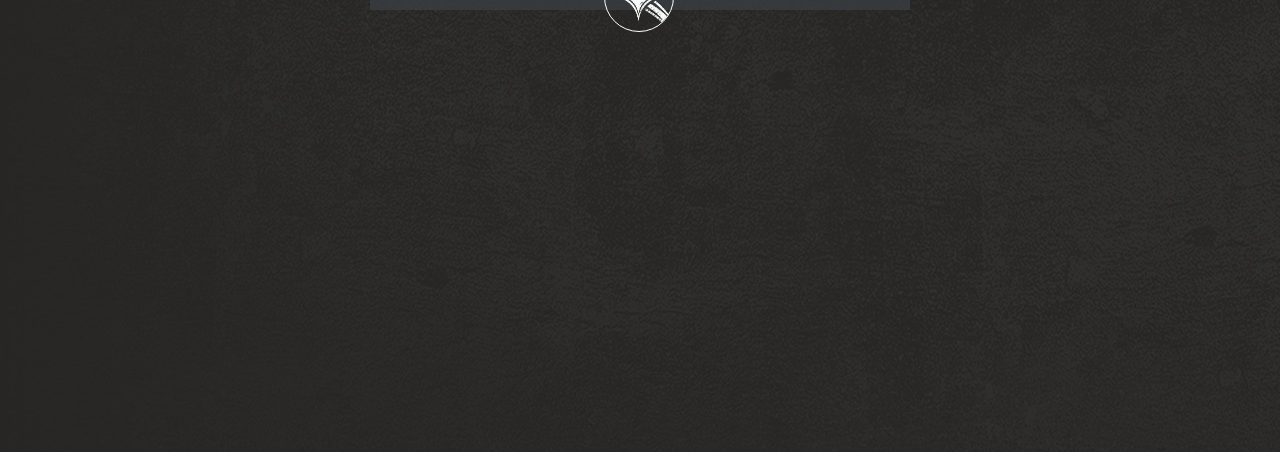
<file: nwbuild-firestaff.html>
<!DOCTYPE html>
<html>
    <head>
        <title>뉴월드 빌드 시뮬레이터</title>
        <meta id="vp" name="viewport" content="width=device-width, initial-scale=1.0">
        <script>
            window.onload = function() {
                if (screen.width < 540) {
                    var mvp = document.getElementById('vp');
                    mvp.setAttribute('content','user-scalable=no,width=540');
                }
            }
        </script>
        <meta charset="utf-8">
        <link rel='stylesheet' type='text/css' href='./css/style.css'>
        <link rel='stylesheet' type='text/css' href='./css/lines-firestaff.css'>
        <link rel='stylesheet' type='text/css' href='./css/block-query.css'>
        <link rel='stylesheet' type='text/css' href='./css/tooltips2.css'>
        <link rel='stylesheet' type='text/css' href='./css/images.css'>
        <script src="./js/scripts.js"></script>
    </head>

    <body id=배경>
        <!--네비게이션바-->
        <nav>
            <h1><img class="icon"style="border-color: white; border-width: 1px;" src="./assets/greataxe_reaperultimate_defiantstature.webp"><span id="head">뉴월드 빌드 시뮬레이터</span></h1>
        </nav>
        <nav class="buttons">
            <span><a href="./nwbuild-sns.html"><input type="button" id="button" value="소드&실드"></a></span>
            <span><a href="./nwbuild-hatchet.html"><input type="button" id="button" value="해챗"></a></span>
            <span><a href="./nwbuild-rapier.html"><input type="button" id="button" value="레이피어"></a></span>
            <span><a href="./nwbuild-spear.html"><input type="button" id="button" value="스피어"></a></span>
            <span><a href="./nwbuild-greataxe.html"><input type="button" id="button" value="그레이트액스"></a></span>
            <span><a href="./nwbuild-warhammer.html"><input type="button" id="button" value="워해머"></a></span>
            <span><a href="./nwbuild-bow.html"><input type="button" id="button" value="보우"></a></span>
            <span><a href="./nwbuild-musket.html"><input type="button" id="button" value="머스킷"></a></span>
            <span><a href="./nwbuild-firestaff.html"><input type="button" id="button" value="파이어스태프"></a></span>
            <span><a href="./nwbuild-lifestaff.html"><input type="button" id="button" value="라이프스태프"></a></span>
            <span><a href="./nwbuild-icegauntlet.html"><input type="button" id="button" value="아이스건틀릿"></a></span>
        </nav>
        <!--두 스킬트리-->
        <div class="two-trees">
             <!--<div>
                <h2 class="points">스킬 포인트
                <p><a id="points">19</a></p></h2>
               
                <input type="button" class="buttons" id="button2" value="reset" onclick="
                ResetAtt(this);
                ">
                <div class="hiddenstorage">
                    <p id="Row11">0</p>
                    <p id="Row12">0</p>
                    <p id="Row13">0</p>
                    <p id="Row14">0</p>
                    <p id="Row15">0</p>
                    <p id="Row16">0</p>
                    <p id="Row21">0</p>
                    <p id="Row22">0</p>
                    <p id="Row23">0</p>
                    <p id="Row24">0</p>
                    <p id="Row25">0</p>
                    <p id="Row26">0</p>
                </div>
            </div>-->
            <div class="two-trees2">
                <!--스킬트리1-->
                <div class="tree1">
                    <h2><span id="text">남은 포인트</span>  <a id="points">19</a>FIRE MAGE<a id="invested">0</a>  <span id="text">투자한 포인트</span></h2>
                    <div id="grid">
                        <!--1st line-->
                        <div class="tooltip-a">
                            <img id="rw1-1" name="s1" class="image-container-active" style="border-color: white; border-width: 1px;" src="./assets/firestaffability2.webp" onclick="
                            selec(actskill(this), this);
                            " role="button">
                            <span class="tooltiptext1">
                                <h3>
                                    Pillar of Fire
                                </h3>
                                <p>타겟형 불기둥.<br>무기공격력의 134% 피해를 준다
                                    <br>마나 10 소모
                                    <br>쿨다운 10초
                                </p>
                            </span>
                        </div>
                        <div class="tooltip">
                            <img id="rw1-1" class="image-container"style="border-color: white; border-width: 1px;" src="./assets/firestaffability3_mod1.webp" onclick="
                            SelDesel(this);
                            " role="button">
                            <span class="tooltiptext1">
                                <h3>
                                Spell Focus
                                </h3>
                                <p>강공격 적중 시 최대 마나의 5% 회복</p>
                            </span>
                        </div>
                        <div class="spacer"></div>
                        <div class="tooltip">
                            <img id="rw1-1" class="image-container"style="border-color: white; border-width: 1px;" src="./assets/icemagic_ability1_mod1.webp" onclick="
                            SelDesel(this);
                            " role="button">
                            <span class="tooltiptext">
                                <h3>
                                    Fiery Restoration
                                </h3>
                                <p>강공격 적중 시 스펠 쿨다운 10% 감소</p>
                            </span>
                        </div>
                        <div class="spacer"></div>
                        <!--2nd line-->
                        <div class="tooltip">
                            <img id="rw1-2" name="s1" class="image-container"style="border-color: white; border-width: 1px;" src="./assets/icemagic_ability1_mod2.webp" onclick="
                            selec(modskill1(this), this); 
                            " role="button">
                            <span class="tooltiptext1">
                                <h3>
                                    First Strike
                                </h3>
                                <p>불기둥이 최대 생명력 적에게 40% 피해를 더 가함</p>
                            </span>
                        </div>
                        <div class="spacer"></div>
                        <div class="tooltip-a">
                            <img id="rw1-2" name="s2" class="image-container-active"style="border-color: white; border-width: 1px;" src="./assets/firestaffability3.webp" onclick="
                            selec(actskill(this), this);
                            " role="button">
                            <span class="tooltiptext">
                                <h3>
                                    Meteor Shower
                                </h3>
                                <p>(채널링) 대상 지역에 유성비를 내린다. 첫 적중 시 무기공격력의 34% 피해를 주고 범위 내에 남아 있는 대상에게 초당 20% 피해를 입힘<br>초당 5 마나 소모 (총 30 마나 소모)<br>쿨다운 18초</p>
                            </span>
                        </div>
                        <div class="spacer"></div>
                        <div class="tooltip">
                            <img id="rw1-2" class="image-container"style="border-color: white; border-width: 1px;" src="./assets/spear_bonusdmgvsgrit.webp" onclick="
                            SelDesel2(this);
                            " role="button">
                            <span class="tooltiptext">
                                <h3>
                                    Clear Mind
                                </h3>
                                <p>마나가 반이상 차있으면 피해 10% 증가</p>
                            </span>
                        </div>
                        
                        <!--3rd line-->
                        <div class="tooltip">
                            <img id="rw1-3" name="s1" class="image-container"style="border-color: white; border-width: 1px;" src="./assets/firestaffability1_mod2.webp" onclick="
                            selec(modskill2(this), this);
                            " role="button">
                            <span class="tooltiptext1">
                                <h3>
                                    Arson's Advantage
                                </h3>
                                <p>불기둥에 적중된 적 하나당 마나의 10% 회복</p>
                            </span>
                        </div>
                        <div class="spacer"></div>
                        <div class="tooltip">
                            <img id="rw1-3" name="s2" class="image-container"style="border-color: white; border-width: 1px;" src="./assets/firestaffability3_mod1.webp" onclick="
                            selec(modskill1(this), this);
                            " role="button">
                            <span class="tooltiptext">
                                <h3>
                                    Immolation
                                </h3>
                                <p>유성비를 처음 적중시킬 때마다 최대 마나의 1% 회복</p>
                            </span>
                        </div>
                        <div class="tooltip">
                            <img id="rw1-3" class="image-container"style="border-color: white; border-width: 1px;" src="./assets/swordpassive5.webp" onclick="
                            SelDesel3(this);
                            " role="button">
                            <span class="tooltiptext">
                                <h3>
                                    Singe
                                </h3>
                                <p>치명타가 적을 불태워 6초간 초당 무기공격력의 3% 의 화상 피해를 입힘</p>
                            </span>
                        </div>
                        <div class="tooltip-a">
                            <img id="rw1-3" name="s3" class="image-container-active"style="border-color: white; border-width: 1px;" src="./assets/firestaffability1.webp" onclick="
                            selec(actskill(this), this);
                            " role="button">
                            <span class="tooltiptext">
                                <h3>
                                    Fireball
                                </h3>
                                <p>화염구를 발사해 적중 시 무기공격력의 140% 피해를 주고 6초동안 3m 범위의 땅을 불태우며 초당 10%의 화상 피해를 입힘<br>마나 25 소모<br>쿨다운 15초</p>
                            </span>
                        </div>
                        
                        <!--4th line-->
                        <div class="spacer"></div>
                        <div class="tooltip">
                            <img id="rw1-4" class="image-container"style="border-color: white; border-width: 1px;" src="./assets/swordpassive3.webp" onclick="
                            SelDesel4(this);
                            " role="button">
                            <span class="tooltiptext1">
                                <h3>
                                    Spellslinger
                                </h3>
                                <p>화염 스펠의 치명타 확률이 15% 증가</p>
                            </span>
                        </div>
                        <div class="tooltip">
                            <img id="rw1-4" name="s2" class="image-container" style="border-color: white; border-width: 1px;" src="./assets/swordability7.webp" onclick="
                            selec(modskill2(this), this);
                            " role="button">
                            <span class="tooltiptext">
                                <h3>
                                    Fiery Determination
                                </h3>
                                <p>채널링 하는 동안 슈퍼아머 (방해 면역 효과)</p>
                            </span>
                        </div>
                        <div class="tooltip">
                            <img id="rw1-4" class="image-container" style="border-color: white; border-width: 1px;" src="./assets/rapier_evasionpass1_perfectionist.webp" onclick="
                            SelDesel4(this);
                            " role="button">
                            <span class="tooltiptext">
                                <h3>
                                    Clear Casting
                                </h3>
                                <p>지난 3초간 피해를 입지 않았다면 피해 10% 증가</p>
                            </span>
                        </div>
                        <div class="tooltip">
                            <img id="rw1-4" name="s3" class="image-container"style="border-color: white; border-width: 1px;" src="./assets/firestaffability1_mod1.webp" onclick="
                            selec(modskill1(this), this);
                            " role="button">
                            <span class="tooltiptext">
                                <h3>
                                   Scorched Earth
                                </h3>
                                <p>땅이 불타는 시간이 9초로 늘어남</p>
                            </span>
                        </div>
                        
                        <!--5th line-->
                        <div class="tooltip">
                            <img id="rw1-5" class="image-container"style="border-color: white; border-width: 1px;" src="./assets/spear_bonushvydmgconsec.webp" onclick="
                            SelDesel5(this);
                            " role="button">
                            <span class="tooltiptext1">
                                <h3>
                                    Prophet of a Fire God
                                </h3>
                                <p>치명타 피해 20% 증가</p>
                            </span>
                        </div>
                        <div class="tooltip">
                            <img id="rw1-5" class="image-container"style="border-color: white; border-width: 1px;" src="./assets/lifestaffpassive11.webp" onclick="
                            SelDesel5(this);
                            " role="button">
                            <span class="tooltiptext1">
                                <h3>
                                    Flare
                                </h3>
                                <p>강공격이 마나를 소모하지 않음</p>
                            </span>
                        </div>
                        <div class="tooltip">
                            <img id="rw1-5" name="s2" class="image-container"style="border-color: white; border-width: 1px;" src="./assets/firestaffability1_mod3.webp" onclick="
                            selec(modskill3(this), this);
                            " role="button">
                            <span class="tooltiptext">
                                <h3>
                                    Judgement of Helios
                                </h3>
                                <p>첫 타격 이후 모든 유성 타격이 25%의 피해를 줌</p>
                            </span>
                        </div>
                        <div class="spacer"></div>
                        <div class="tooltip">
                            <img id="rw1-5" name="s3" class="image-container"style="border-color: white; border-width: 1px;" src="./assets/lifestaffpassive2.webp" onclick="
                            selec(modskill2(this), this);
                            " role="button">
                            <span class="tooltiptext">
                                <h3>
                                    Catch
                                </h3>
                                <p>화염구로 적중 시 최대 마나 10% 회복하고 스펠 쿨다운 7% 감소</p>
                            </span>
                        </div>
                        
                        <!--6th line-->
                        <div class="spacer"></div>
                        <div class="spacer"></div>
                        <div class="tooltip-u">
                            <img id="rw1-6" class="image-container-ulti"style="border-color: white; border-width: 1px;" src="./assets/greataxe_ability6_gravitywell.webp" onclick="
                            SelDesel6(this);
                            " role="button">
                            <span class="tooltiptext">
                                <h3>
                                    Runes of Helios
                                </h3>
                                <p>화염 스펠을 사용하면 땅에 2m 반경의 고대문양을 소환. 문양 위에 있으면 스펠 피해 30% 증가. 문양은 7초간 지속됨<br>쿨다운 30초</p>
                            </span>
                        </div>
                        <div class="spacer"></div>
                        <div class="spacer"></div>
                    </div>
                    <p id="hr1"></p> 
                    <p id="hr2"></p> 
                    <p id="hr3"></p> 
                    <p id="hr4"></p> 
                    <p id="hr5"></p> 
                    <p id="hr6"></p> 
                    <p id="hr13"></p> 
                </div>
                
                <!--스킬트리2-->
                <div class="tree2">
                    <h2><span id="text">남은 포인트</span>  <a id="points">19</a>PYROMANCER<a id="invested2">0</a>  <span id="text">투자한 포인트</span></h2>
                    <div id="grid">
                        <!--1st line-->
                        <div class="spacer"></div>
                        <div class="tooltip">
                            <img id="rw2-1" class="image-container"style="border-color: white; border-width: 1px;" src="./assets/hatchetability3_mod2.webp" onclick="
                            SelDesel7(this);
                            " role="button">
                            <span class="tooltiptext1">
                                <h3>
                                    Pyromania
                                </h3>
                                <p>체력이 반 이하면 피해 20% 증가</p>
                            </span>
                        </div>
                        <div class="tooltip-a">
                            <img id="rw2-1" name="s4" class="image-container-active"style="border-color: white; border-width: 1px;" src="./assets/firestaffability4.webp" onclick="
                            selec(actskill(this), this);
                            " role="button">
                            <span class="tooltiptext">
                                <h3>
                                    Flamethrower
                                </h3>
                                <p>지팡이 끝에서 화염을 방사해 초당 무기공격력의 34% 피해를 줌.<br>적중 시 적을 6초간 불태우며 초당 3% 화상 피해를 입힘.<br>초당 마나 4 소모<br>쿨다운 8초</p>
                            </span>
                        </div>
                        <div class="spacer"></div>
                        <div class="spacer"></div>
                        
                        <!--2nd line-->
                        <div class="tooltip-a">
                            <img id="rw2-2" name="s5" class="image-container-active"style="border-color: white; border-width: 1px;" src="./assets/firestaffability6.webp" onclick="
                            selec(actskill(this), this);
                            " role="button">
                            <span class="tooltiptext1">
                                <h3>
                                    Incinerate
                                </h3>
                                <p>주위에 폭발을 일으켜 무기공격력의 130% 피해를 주고<br>휩쓸린 적을 3m 밀쳐내며 불을 붙여 6초간 초당 3% 피해를 줌<br>마나 22 소모<br>쿨다운 12초</p>
                            </span>
                        </div>
                        <div class="tooltip">
                            <img id="rw2-2" class="image-container"style="border-color: white; border-width: 1px;" src="./assets/musketpassive9.webp" onclick="
                            SelDesel8(this);
                            " role="button">
                            <span class="tooltiptext1">
                                <h3>
                                    Heat Up
                                </h3>
                                <p>근접 공격을 막아낼 시<br>최대 마나의 5% 회복</p>
                            </span>
                        </div>
                        <div class="tooltip">
                            <img id="rw2-2" name="s4" class="image-container"style="border-color: white; border-width: 1px;" src="./assets/firestaffability4_mod2.webp" onclick="
                            selec(modskill1(this), this);
                            " role="button">
                            <span class="tooltiptext">
                                <h3>
                                    Fire's Reach
                                </h3>
                                <p>화염방사의 사거리 50% 증가</p>
                            </span>
                        </div>
                        <div class="tooltip">
                            <img id="rw2-2" class="image-container"style="border-color: white; border-width: 1px;" src="./assets/warhammerability6_mod1.webp" onclick="
                            SelDesel8(this);
                            " role="button">
                            <span class="tooltiptext">
                                <h3>
                                    Let it Burn
                                </h3>
                                <p>화상 피해를 입힐 때마다 2초간 10% 피해감소 버프를 얻음</p>
                            </span>
                        </div>
                        <div class="spacer"></div>

                        <!--3rd line-->
                        
                        <div class="tooltip">
                            <img id="rw2-3" name="s5" class="image-container"style="border-color: white; border-width: 1px;" src="./assets/firestaffability6_mod1.webp" onclick="
                            selec(modskill1(this), this);
                            " role="button">
                            <span class="tooltiptext1">
                                <h3>
                                    Scorched
                                </h3>
                                <p>폭발에 적중된 적 하나당 화상 스택을 추가로 부여</p>
                            </span>
                        </div>
                        <div class="tooltip">
                            <img id="rw2-3" class="image-container"style="border-color: white; border-width: 1px;" src="./assets/firestaffability5_mod2.webp" onclick="
                            SelDesel9(this);
                            " role="button">
                            <span class="tooltiptext1">
                                <h3>
                                    Kindle
                                </h3>
                                <p>화상 지속시간 20% 증가</p>
                            </span>
                        </div>
                        <div class="tooltip">
                            <img id="rw2-3" name="s4" class="image-container"style="border-color: white; border-width: 1px;" src="./assets/firestaffability4_mod1.webp" onclick="
                            selec(modskill2(this), this);
                            " role="button">
                            <span class="tooltiptext">
                                <h3>
                                    Infernal Flames
                                </h3>
                                <p>화염방사의 기본 피해 25% 증가</p>
                            </span>
                        </div>
                        <div class="spacer"></div>
                        <div class="tooltip-a">
                            <img id="rw2-3" name="s6" class="image-container-active"style="border-color: white; border-width: 1px;" src="./assets/firestaffability5.webp" onclick="
                            selec(actskill(this), this);
                            " role="button">
                            <span class="tooltiptext">
                                <h3>
                                    Burn Out
                                </h3>
                                <p>전방으로 돌진해 적을 관통하며 적중 시 무기공격력의 129% 피해를 입히고 화상을 입혀 8초간 초당 10% 피해를 줌<br>마나 30 소모<br>쿨다운 20초</p>
                            </span>
                        </div>
                        
                        <!--4th line-->
                        <div class="tooltip">
                            <img id="rw2-4" name="s5" class="image-container"style="border-color: white; border-width: 1px;" src="./assets/spear_bonusdmgvslowhp.webp" onclick="
                            selec(modskill2(this), this);
                            " role="button">
                            <span class="tooltiptext1">
                                <h3>
                                    Cauterize Wounds
                                </h3>
                                <p>폭발로 입힌 피해량의 20%를 회복</p>
                            </span>
                        </div>
                        <div class="spacer"></div>
                        <div class="tooltip">
                            <img id="rw2-4" name="s4" class="image-container"style="border-color: white; border-width: 1px;" src="./assets/musketability3_mod2.webp" onclick="
                            selec(modskill3(this), this);
                            " role="button">
                            <span class="tooltiptext">
                                <h3>
                                    Pyro Dancer
                                </h3>
                                <p>화염방사 쿨다운 제거</p>
                            </span>
                        </div>
                        <div class="tooltip">
                            <img id="rw2-4" class="image-container"style="border-color: white; border-width: 1px;" src="./assets/spear_skewer.webp" onclick="
                            SelDesel10(this);
                            " role="button">
                            <span class="tooltiptext">
                                <h3>
                                    Watch it Burn
                                </h3>
                                <p>약공격이 화상을 입히며 6초간 무기공격력의 3% 피해를 줌</p>
                            </span>
                        </div>
                        <div class="tooltip">
                            <img id="rw2-4" name="s6" class="image-container"style="border-color: white; border-width: 1px;" src="./assets/firestaffability5_mod1.webp" onclick="
                            selec(modskill1(this), this);
                            " role="button">
                            <span class="tooltiptext">
                                <h3>
                                    All In
                                </h3>
                                <p>질주에 적중된 적 하나당 화염 스펠 쿨다운 5% 감소</p>
                            </span>
                        </div>
                        
                        <!--5th line-->
                        <div class="tooltip">
                            <img id="rw2-5" name="s5" class="image-container"style="border-color: white; border-width: 1px;" src="./assets/firestaffability6_mod3.webp" onclick="
                            selec(modskill3(this), this);
                            " role="button">
                            <span class="tooltiptext1">
                                <h3>
                                    Flame Out!
                                </h3>
                                <p>폭발이 두 번 적중함</p>
                            </span>
                        </div>
                        <div class="tooltip">
                            <img id="rw2-5" class="image-container"style="border-color: white; border-width: 1px;" src="./assets/greataxe_ability6pass1_crowdedwell.webp" onclick="
                            SelDesel11(this);
                            " role="button">
                            <span class="tooltiptext1">
                                <h3>
                                    Trial by Fire
                                </h3>
                                <p>피해를 입을 시 화염으로 몸을 감싸 10초간 4m 반경의 적에게 무기공격력의 5% 피해를 줌<br>쿨다운 120초</p>
                            </span>
                        </div>
                        <div class="spacer"></div>
                        <div class="tooltip">
                            <img id="rw2-5" class="image-container"style="border-color: white; border-width: 1px;" src="./assets/rapier_evasionpass4_artofbattle.webp" onclick="
                            SelDesel11(this);
                            " role="button">
                            <span class="tooltiptext">
                                <h3>
                                    Combat Speed
                                </h3>
                                <p>화염 스펠 사용 시<br> 5초간 이동속도 10% 증가<br>쿨다운 10초</p>
                            </span>
                        </div>
                        <div class="tooltip">
                            <img id="rw2-5" name="s6" class="image-container"style="border-color: white; border-width: 1px;" src="./assets/firestaffability5_mod2.webp" onclick="
                            selec(modskill2(this), this);
                            " role="button">
                            <span class="tooltiptext">
                                <h3>
                                    Heat it Up!
                                </h3>
                                <p>질주의 이동거리 50% 증가</p>
                            </span>
                        </div>
                        
                        <!--6th line-->
                        <div class="spacer"></div>
                        <div class="spacer"></div>
                        <div class="tooltip-u">
                            <img id="rw2-6" class="image-container-ulti"style="border-color: white; border-width: 1px;" src="./assets/lifestaffability4_mod2.webp" onclick="
                            SelDesel12(this);
                            " role="button">
                            <span class="tooltiptext">
                                <h3>
                                    Reheat
                                </h3>
                                <p>지난 6초간 화염 스펠을 사용하지 않았으면 마나 재생 400% 증가</p>
                            </span>
                        </div>
                        <div class="spacer"></div>
                        <div class="spacer"></div>
                        <p id="hr7"></p> 
                        <p id="hr8"></p> 
                        <p id="hr9"></p> 
                        <p id="hr10"></p> 
                        <p id="hr11"></p> 
                        <p id="hr12"></p>  
                        <p id="hr14"></p> 
                        <p id="hr15"></p> 
                    </div>
                </div>
            </div>
        </div>

        

    </body>
    <footer>
        <div class="hiddenstorage">
            <p id="Row11">0</p>
            <p id="Row12">0</p>
            <p id="Row13">0</p>
            <p id="Row14">0</p>
            <p id="Row15">0</p>
            <p id="Row16">0</p>
            <p id="Row21">0</p>
            <p id="Row22">0</p>
            <p id="Row23">0</p>
            <p id="Row24">0</p>
            <p id="Row25">0</p>
            <p id="Row26">0</p>
        </div>
      </footer>
</file>
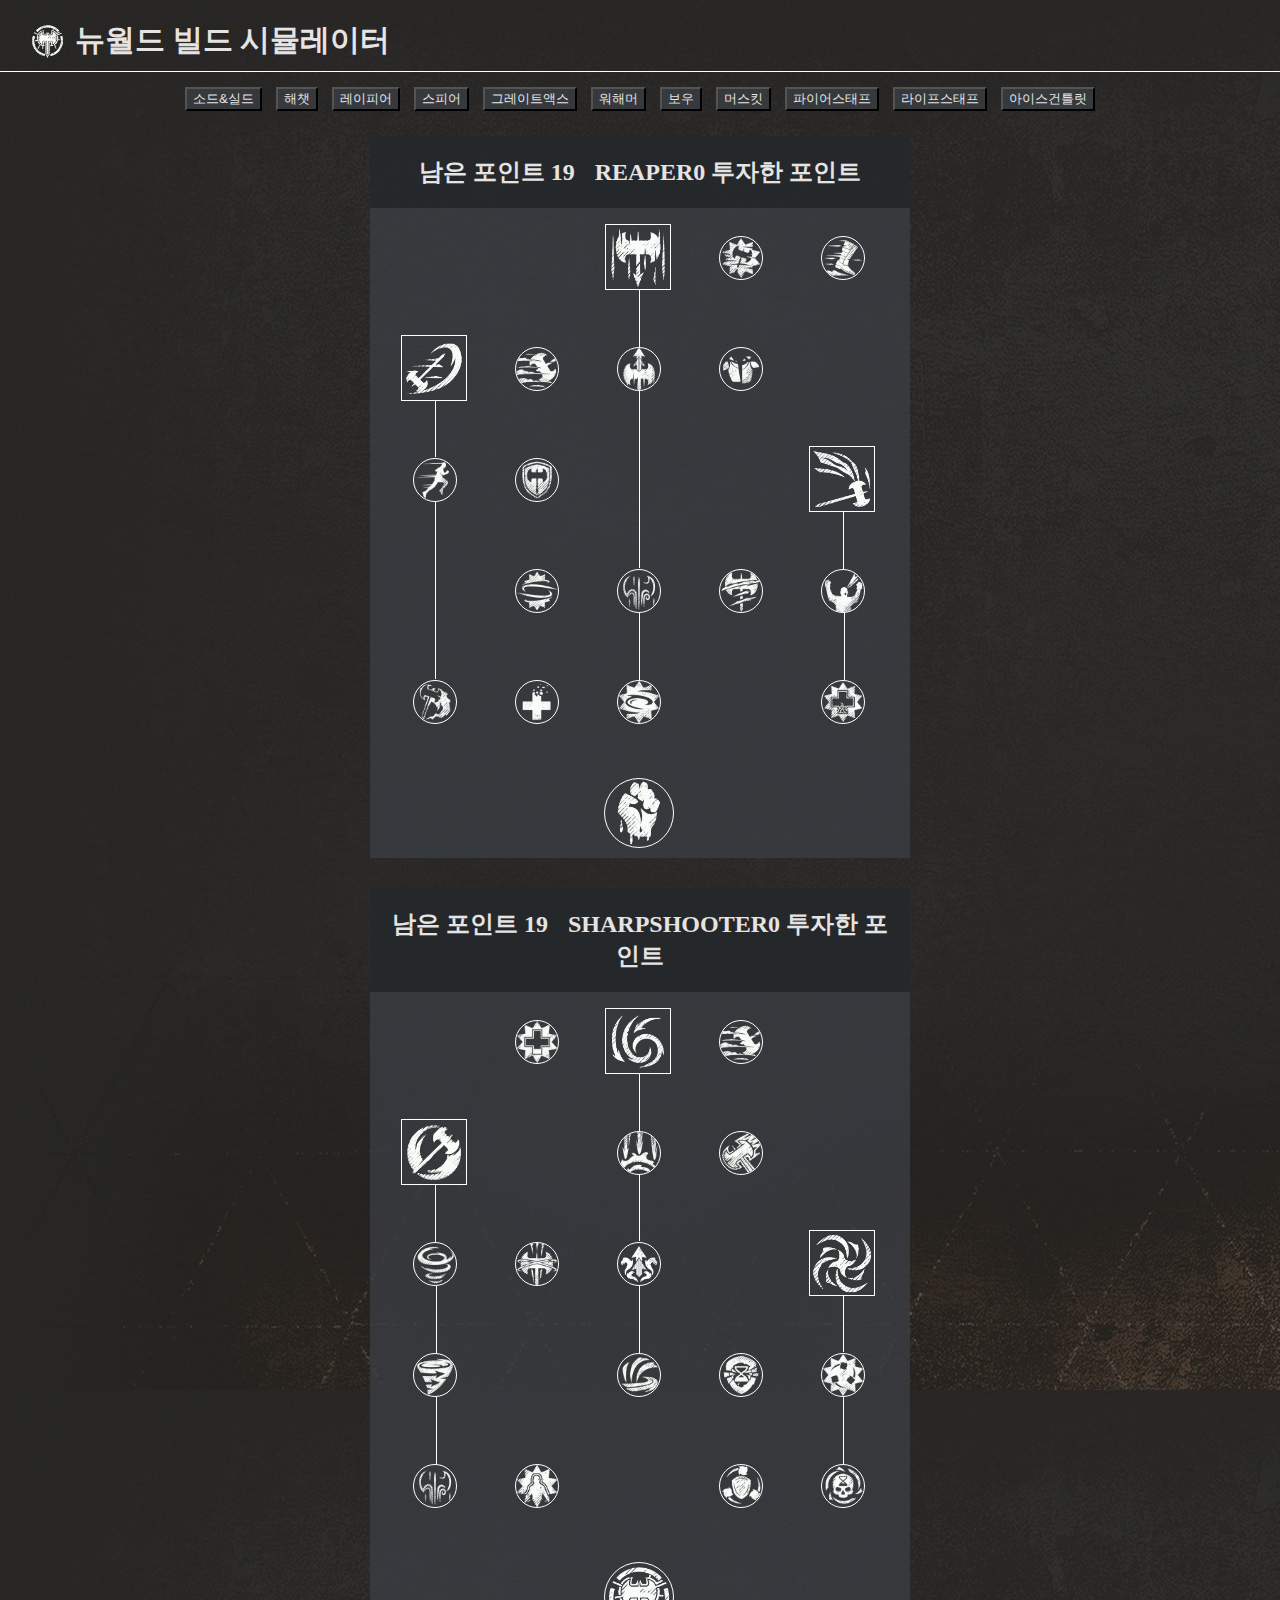
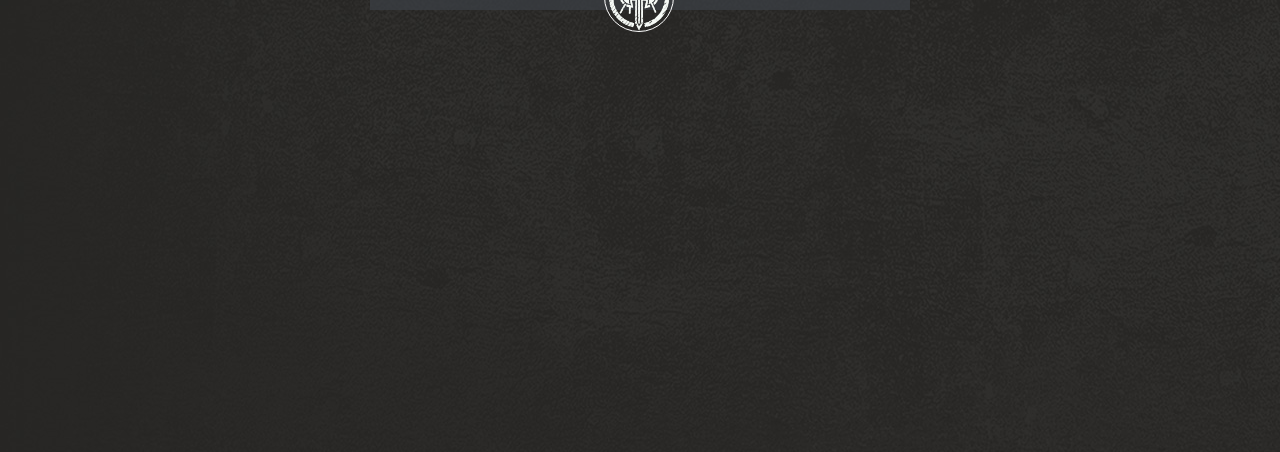
<file: nwbuild-greataxe.html>
<!DOCTYPE html>
<html>
    <head>
        <title>뉴월드 빌드 시뮬레이터</title>
        <meta id="vp" name="viewport" content="width=device-width, initial-scale=1.0">
        <script>
            window.onload = function() {
                if (screen.width < 540) {
                    var mvp = document.getElementById('vp');
                    mvp.setAttribute('content','user-scalable=no,width=540');
                }
            }
        </script>
        <meta charset="utf-8">
        <link rel = "shorcut icon" href='./NWicon.ico'>
        <link rel='stylesheet' type='text/css' href='./css/style.css'>
        <link rel='stylesheet' type='text/css' href='./css/lines-greataxe.css'>
        <link rel='stylesheet' type='text/css' href='./css/block-query.css'>
        <link rel='stylesheet' type='text/css' href='./css/tooltips2.css'>
        <link rel='stylesheet' type='text/css' href='./css/images.css'>
        <script src="./js/scripts.js"></script>
    </head>

    <body id=배경>
        <!--네비게이션바-->
        <nav>
            <h1><img class="icon"style="border-color: white; border-width: 1px;" src="./assets/greataxe_reaperultimate_defiantstature.webp"><span id="head">뉴월드 빌드 시뮬레이터</span></h1>
        </nav>
        <nav class="buttons">
            <span><a href="./nwbuild-sns.html"><input type="button" id="button" value="소드&실드"></a></span>
            <span><a href="./nwbuild-hatchet.html"><input type="button" id="button" value="해챗"></a></span>
            <span><a href="./nwbuild-rapier.html"><input type="button" id="button" value="레이피어"></a></span>
            <span><a href="./nwbuild-spear.html"><input type="button" id="button" value="스피어"></a></span>
            <span><a href="./nwbuild-greataxe.html"><input type="button" id="button" value="그레이트액스"></a></span>
            <span><a href="./nwbuild-warhammer.html"><input type="button" id="button" value="워해머"></a></span>
            <span><a href="./nwbuild-bow.html"><input type="button" id="button" value="보우"></a></span>
            <span><a href="./nwbuild-musket.html"><input type="button" id="button" value="머스킷"></a></span>
            <span><a href="./nwbuild-firestaff.html"><input type="button" id="button" value="파이어스태프"></a></span>
            <span><a href="./nwbuild-lifestaff.html"><input type="button" id="button" value="라이프스태프"></a></span>
            <span><a href="./nwbuild-icegauntlet.html"><input type="button" id="button" value="아이스건틀릿"></a></span>
        </nav>
        <!--두 스킬트리-->
        <div class="two-trees">
            <!--<div>
                <h2 class="points">스킬 포인트
                <p><a id="points">19</a></p></h2>
                
                <input type="button" class="buttons" id="button2" value="reset" onclick="
                ResetAtt(this);
                ">
                <div class="hiddenstorage">
                    <p id="Row11">0</p>
                    <p id="Row12">0</p>
                    <p id="Row13">0</p>
                    <p id="Row14">0</p>
                    <p id="Row15">0</p>
                    <p id="Row16">0</p>
                    <p id="Row21">0</p>
                    <p id="Row22">0</p>
                    <p id="Row23">0</p>
                    <p id="Row24">0</p>
                    <p id="Row25">0</p>
                    <p id="Row26">0</p>
                </div>
            </div>-->
            <div class="two-trees2">
                <!--스킬트리1-->
                <div class="tree1">
                    <h2><span id="text">남은 포인트</span>  <a id="points">19</a>REAPER<a id="invested">0</a>  <span id="text">투자한 포인트</span></h2>
                    <div id="grid">
                        <!--1st line-->
                        
                        <div class="spacer"></div>
                        <div class="spacer"></div>
                        <div class="tooltip-a">
                            <img id="rw1-1" name="s1" class="image-container-active" style="border-color: white; border-width: 1px;" src="./assets/greataxe_ability4_judgementsreach.webp" onclick="
                            selec(actskill(this), this);
                            " role="button">
                            <span class="tooltiptext">
                                <h3>
                                    Reap
                                </h3>
                                <p>도끼로 걸어 5m 전방의 적들을 끌어당기고 무기공격력의 110% 피해를 입힌다<br>도발 보석 호환 (적중 시 4초 도발)<br>쿨다운 18초
                                </p>
                            </span>
                        </div>
                        <div class="tooltip">
                            <img id="rw1-1" class="image-container"style="border-color: white; border-width: 1px;" src="./assets/greataxe_mauraderpass1_empoweredswing.webp" onclick="
                            SelDesel(this);
                            " role="button">
                            <span class="tooltiptext">
                                <h3>
                                    Greed
                                </h3>
                                <p>약공격이 5초동안 피해를 5% 상승시킨다 (최대 3 스택)</p>
                            </span>
                        </div>
                        <div class="tooltip">
                            <img id="rw1-1" class="image-container"style="border-color: white; border-width: 1px;" src="./assets/greataxe_reaperpass5_pursuit.webp" onclick="
                            SelDesel(this);
                            " role="button">
                            <span class="tooltiptext">
                                <h3>
                                    Executioner's Speed
                                </h3>
                                <p>약공격으로 2명 이상 적중 시 이동속도 20% 증가</p>
                            </span>
                        </div>
                        <!--2nd line-->
                        <div class="tooltip-a">
                            <img id="rw1-2" name="s2" class="image-container-active"style="border-color: white; border-width: 1px;" src="./assets/greataxe_ability2_engage.webp" onclick="
                            selec(actskill(this), this);
                            " role="button">
                            <span class="tooltiptext1">
                                <h3>
                                    Charge
                                </h3>
                                <p>10m를 돌진해 적에게 도달하면 무기공격력의 120% 피해를 입힌다. 마우스 왼쪽 클릭으로 돌진 거리 조절 가능.<br><br>돌진 중 제어효과 면역 상태가 된다. 쿨다운 18초</p>
                            </span>
                        </div>
                        <div class="tooltip">
                            <img id="rw1-2" class="image-container"style="border-color: white; border-width: 1px;" src="./assets/greataxe_reaperpass1_heavypull.webp" onclick="
                            SelDesel2(this);
                            " role="button">
                            <span class="tooltiptext1">
                                <h3>
                                    Critical Gains
                                </h3>
                                <p>치명타 적중 시 피해량의 10% 회복</p>
                            </span>
                        </div>
                        <div class="tooltip">
                            <img id="rw1-2" name="s1" class="image-container"style="border-color: white; border-width: 1px;" src="./assets/greataxe_ability4pass1_thecollector.webp" onclick="
                            selec(modskill1(this), this);
                            " role="button">
                            <span class="tooltiptext">
                                <h3>
                                    The Collector
                                </h3>
                                <p>기술의 사거리가 8m로 늘어난다</p>
                            </span>
                        </div>
                        <div class="tooltip">
                            <img id="rw1-2" class="image-container"style="border-color: white; border-width: 1px;" src="./assets/musketpassive11.webp" onclick="
                            SelDesel2(this);
                            " role="button">
                            <span class="tooltiptext">
                                <h3>
                                    Death's Embrace
                                </h3>
                                <p>체력 50% 미만의 적의 방어를 10% 관통한다</p>
                            </span>
                        </div>
                        <div class="spacer"></div>
                        
                        <!--3rd line-->
                        
                        <div class="tooltip">
                            <img id="rw1-3" name="s2" class="image-container"style="border-color: white; border-width: 1px;" src="./assets/hatchetability5_mod1.webp" onclick="
                            selec(modskill1(this), this);
                            " role="button">
                            <span class="tooltiptext1">
                                <h3>
                                    Frenzied Momentum
                                </h3>
                                <p>돌진 거리에 비례해 무기공격력의 120 - 140%로 피해가 증가한다</p>
                            </span>
                        </div>
                        <div class="tooltip">
                            <img id="rw1-3" class="image-container"style="border-color: white; border-width: 1px;" src="./assets/greataxe_mauraderpass2_resistantgrit.webp" onclick="
                            SelDesel3(this);
                            " role="button">
                            <span class="tooltiptext1">
                                <h3>
                                    Frustration
                                </h3>
                                <p>공격이 막히면 10초간 피해가 15% 증가한다 (최대 1 스택)</p>
                            </span>
                        </div>
                        <div class="spacer"></div>
                        <div class="spacer"></div>
                        <div class="tooltip-a">
                            <img id="rw1-3" name="s3" class="image-container-active"style="border-color: white; border-width: 1px;" src="./assets/greataxe_ability3_executioner.webp" onclick="
                            selec(actskill(this), this);
                            " role="button">
                            <span class="tooltiptext">
                                <h3>
                                    Execute
                                </h3>
                                <p>머리 위로 도끼를 휘둘러 무기공격력의 200% 피해를 입힌다. 체력 50% 미만의 적에게는 피해량이 300%로 증가<br><br>쿨다운 25초</p>
                            </span>
                        </div>

                        <!--4th line-->
                        <div class="spacer"></div>
                        <div class="tooltip">
                            <img id="rw1-4" class="image-container"style="border-color: white; border-width: 1px;" src="./assets/greataxe_mauraderpass5_unendingslice.webp" onclick="
                            SelDesel4(this);
                            " role="button">
                            <span class="tooltiptext1">
                                <h3>
                                    Keen Edge
                                </h3>
                                <p>치명타 피해량이 10% 증가</p>
                            </span>
                        </div>
                        <div class="tooltip">
                            <img id="rw1-4" name="s1" class="image-container"style="border-color: white; border-width: 1px;" src="./assets/greataxe_ability1pass2_unendingwinds.webp" onclick="
                            selec(modskill2(this), this);
                            " role="button">
                            <span class="tooltiptext">
                                <h3>
                                    Hunger
                                </h3>
                                <p>이 기술이 적중하면 피해량의 30%를 회복한다</p>
                            </span>
                        </div>
                        <div class="tooltip">
                            <img id="rw1-4" class="image-container"style="border-color: white; border-width: 1px;" src="./assets/greataxe_mauraderpass4_painlesswounds.webp" onclick="
                            SelDesel4(this);
                            " role="button">
                            <span class="tooltiptext">
                                <h3>
                                    Critical Condition
                                </h3>
                                <p>체력 30% 미만의 적에게 치명타 확률 15% 증가</p>
                            </span>
                        </div>
                        <div class="tooltip">
                            <img id="rw1-4" name="s3" class="image-container"style="border-color: white; border-width: 1px;" src="./assets/hatchetpassive4.webp" onclick="
                            selec(modskill1(this), this);
                            " role="button">
                            <span class="tooltiptext">
                                <h3>
                                    Unstoppable Greed
                                </h3>
                                <p>이 기술을 사용할 때 움추려들지 않으며 제어방해에 면역이 된다</p>
                            </span>
                        </div>

                        
                        <!--5th line-->
                        <div class="tooltip">
                            <img id="rw1-5" name="s2" class="image-container"style="border-color: white; border-width: 1px;" src="./assets/greataxe_ability2pass2_chargedswing.webp" onclick="
                            selec(modskill2(this), this);
                            " role="button">
                            <span class="tooltiptext1">
                                <h3>
                                    Unpredictable Strike
                                </h3>
                                <p>오른쪽 클릭으로 돌진을 캔슬하며 도끼를 휘둘러 무기공격력의 140 - 165% 피해를 입힌다 (돌진 거리 비례 피해)</p>
                            </span>
                        </div>
                        <div class="tooltip">
                            <img id="rw1-5" class="image-container"style="border-color: white; border-width: 1px;" src="./assets/musketpassive3.webp" onclick="
                            SelDesel5(this);
                            " role="button">
                            <span class="tooltiptext1">
                                <h3>
                                    Feed
                                </h3>
                                <p>체력 30% 미만의 적에게 입히는 피해량의 10% 회복</p>
                            </span>
                        </div>
                        <div class="tooltip">
                            <img id="rw1-5" name="s1" class="image-container"style="border-color: white; border-width: 1px;" src="./assets/greataxe_ability4pass2_fatalattraction.webp" onclick="
                            selec(modskill3(this), this);
                            " role="button">
                            <span class="tooltiptext">
                                <h3>
                                    Fatal Attraction
                                </h3>
                                <p>끌어당긴 후 회전공격을 해서 무기공격력의 115% 피해를 입힌다</p>
                            </span>
                        </div>
                        <div class="spacer"></div>
                        <div class="tooltip">
                            <img id="rw1-5" name="s3" class="image-container"style="border-color: white; border-width: 1px;" src="./assets/greataxe_ability3pass2_deathbringer.webp" onclick="
                            selec(modskill2(this), this);
                            " role="button">
                            <span class="tooltiptext">
                                <h3>
                                    Executioner
                                </h3>
                                <p>이 기술로 체력 30% 미만의 적 적중 시 치명타 확률 100%</p>
                            </span>
                        </div>
                        
                        <!--6th line-->
                        <div class="spacer"></div>
                        <div class="spacer"></div>
                        <div class="tooltip-u">
                            <img id="rw1-6" class="image-container-ulti"style="border-color: white; border-width: 1px;" src="./assets/greataxe_marauderultimate_maraudersfury.webp" onclick="
                            SelDesel6(this);
                            " role="button">
                            <span class="tooltiptext">
                                <h3>
                                    Bloodlust
                                </h3>
                                <p>15m 전방에 적이 있으면 이동속도 30% 증가, 피해 15% 증가</p>
                            </span>
                        </div>
                        <div class="spacer"></div>
                        <div class="spacer"></div>
                    </div>
                    <p id="hr1"></p> 
                    <p id="hr2"></p> 
                    <p id="hr3"></p> 
                    <p id="hr4"></p> 
                    <p id="hr5"></p> 
                    <p id="hr6"></p>  
                    <p id="hr13"></p> 
                </div>
                
                <!--스킬트리2-->
                <div class="tree2">
                    <h2><span id="text">남은 포인트</span>  <a id="points">19</a>SHARPSHOOTER<a id="invested2">0</a>  <span id="text">투자한 포인트</span></h2>
                    <div id="grid">
                        <!--1st line-->
                        <div class="spacer"></div>
                        <div class="tooltip">
                            <img id="rw2-1" class="image-container"style="border-color: white; border-width: 1px;" src="./assets/spear_bonusdmgvslowhp.webp" onclick="
                            SelDesel7(this);
                            " role="button">
                            <span class="tooltiptext1">
                                <h3>
                                    Mauler's Resolve
                                </h3>
                                <p>체력이 50% 미만일 때 피격당하면 스태미나 40 회복<br>쿨다운 20초</p>
                            </span>
                        </div>
                        <div class="tooltip-a">
                            <img id="rw2-1" name="s4" class="image-container-active"style="border-color: white; border-width: 1px;" src="./assets/greataxe_ability5_maelstrom.webp" onclick="
                            selec(actskill(this), this);
                            " role="button">
                            <span class="tooltiptext">
                                <h3>
                                    Maelstrom
                                </h3>
                                <p>빠른 회전 공격을 해서 근접한 적들을 끌어당기고 무기공격력의 110% 피해를 입힌다<br><br>쿨다운 20초</p>
                            </span>
                        </div>
                        <div class="tooltip">
                            <img id="rw2-1" class="image-container"style="border-color: white; border-width: 1px;" src="./assets/greataxe_reaperpass1_heavypull.webp" onclick="
                            SelDesel7(this);
                            " role="button">
                            <span class="tooltiptext">
                                <h3>
                                    Heavy Pull
                                </h3>
                                <p>강공격이 적을 끌어당긴다</p>
                            </span>
                        </div>
                        <div class="spacer"></div>
                        
                        <!--2nd line-->
                        <div class="tooltip-a">
                            <img id="rw2-2" name="s5" class="image-container-active"style="border-color: white; border-width: 1px;" src="./assets/greataxe_ability1_whirlwind.webp" onclick="
                            selec(actskill(this), this);
                            " role="button">
                            <span class="tooltiptext1">
                                <h3>
                                    Whirlwind
                                </h3>
                                <p>회전 공격으로 주위 적들에게 무기공격력의 50% 피해를 준다. 적중 시 재시전된다. (최대 4번) 회전 중 이동 가능. 백스탭 불가<br><br>쿨다운 30초</p>
                            </span>
                        </div>
                        <div class="spacer"></div>
                        <div class="tooltip">
                            <img id="rw2-2" name="s4" class="image-container"style="border-color: white; border-width: 1px;" src="./assets/greataxe_ability5pass1_deadlyseas.webp" onclick="
                            selec(modskill1(this), this);
                            " role="button">
                            <span class="tooltiptext">
                                <h3>
                                    Storm's Reach
                                </h3>
                                <p>이 기술이 끌어당기는 사거리가 50% 증가</p>
                            </span>
                        </div>
                        <div class="tooltip">
                            <img id="rw2-2" class="image-container"style="border-color: white; border-width: 1px;" src="./assets/greataxe_mauraderpass3_hardenedheavy.webp" onclick="
                            SelDesel8(this);
                            " role="button">
                            <span class="tooltiptext">
                                <h3>
                                    Enduring Strike
                                </h3>
                                <p>강공격에 제어방해 면역 효과를 부여하고 효과를 받는 동안 피해감소 20%</p>
                            </span>
                        </div>
                        <div class="spacer"></div>

                        <!--3rd line-->
                        
                        <div class="tooltip">
                            <img id="rw2-3" name="s5" class="image-container"style="border-color: white; border-width: 1px;" src="./assets/greataxe_ability1pass1_strengtheningwinds.webp" onclick="
                            selec(modskill1(this), this);
                            " role="button">
                            <span class="tooltiptext1">
                                <h3>
                                    Gusting Winds
                                </h3>
                                <p>최대 회전 수가 7로 증가</p>
                            </span>
                        </div>
                        <div class="tooltip">
                            <img id="rw2-3" class="image-container"style="border-color: white; border-width: 1px;" src="./assets/greataxe_reaperpass2_enduringpull.webp" onclick="
                            SelDesel9(this);
                            " role="button">
                            <span class="tooltiptext1">
                                <h3>
                                    Gravity
                                </h3>
                                <p>이 기술로 끌어당긴 적을 30% 오래 붙잡아둠</p>
                            </span>
                        </div>
                        <div class="tooltip">
                            <img id="rw2-3" name="s4" class="image-container"style="border-color: white; border-width: 1px;" src="./assets/greataxe_ability5pass2_stormsreach.png" onclick="
                            selec(modskill2(this), this);
                            " role="button">
                            <span class="tooltiptext">
                                <h3>
                                    Absorb
                                </h3>
                                <p>이 기술 시전 중 모든 투사체를 흡수한다</p>
                            </span>
                        </div>
                        <div class="spacer"></div>
                        <div class="tooltip-a">
                            <img id="rw2-3" name="s6" class="image-container-active"style="border-color: white; border-width: 1px;" src="./assets/greataxe_ability6_gravitywell.webp" onclick="
                            selec(actskill(this), this);
                            " role="button">
                            <span class="tooltiptext">
                                <h3>
                                    Gravity Well
                                </h3>
                                <p>도끼를 던져 3초간 회오리를 일으키며 중앙으로 적을 끌어당긴다. 3초 후 터지며 무기공격력의 125% 피해를 입힌다<br><br>쿨다운 30초</p>
                            </span>
                        </div>
                        
                        <!--4th line-->
                        <div class="tooltip">
                            <img id="rw2-4" name="s5" class="image-container"style="border-color: white; border-width: 1px;" src="./assets/greataxe_ability1pass3_gustingwinds.webp" onclick="
                            selec(modskill2(this), this);
                            " role="button">
                            <span class="tooltiptext1">
                                <h3>
                                    Unending Winds
                                </h3>
                                <p>이 기술의 이동속도가 50% 증가한다</p>
                            </span>
                        </div>
                        <div class="spacer"></div>
                        <div class="tooltip">
                            <img id="rw2-4" name="s4" class="image-container"style="border-color: white; border-width: 1px;" src="./assets/greataxe_ability5pass3_noreprieve.webp" onclick="
                            selec(modskill3(this), this);
                            " role="button">
                            <span class="tooltiptext">
                                <h3>
                                    No Reprieve
                                </h3>
                                <p>한번 더 회전하며 적을 끌어당기고 무기공격력의 110% 피해를 입힌다</p>
                            </span>
                        </div>
                        
                        <div class="tooltip">
                            <img id="rw2-4" class="image-container"style="border-color: white; border-width: 1px;" src="./assets/greataxe_reaperpass3_weakenedrestraint.webp" onclick="
                            SelDesel10(this);
                            " role="button">
                            <span class="tooltiptext">
                                <h3>
                                    Revenge
                                </h3>
                                <p>도끼로 방어 시 5초간 피해 5% 증가 (최대 3 스택)</p>
                            </span>
                        </div>
                        <div class="tooltip">
                            <img id="rw2-4" name="s6" class="image-container"style="border-color: white; border-width: 1px;" src="./assets/greataxe_ability6pass1_crowdedwell.webp" onclick="
                            selec(modskill1(this), this);
                            " role="button">
                            <span class="tooltiptext">
                                <h3>
                                    Crowded Well
                                </h3>
                                <p>끌어당긴 적 한명당 피해량 10% 증가</p>
                            </span>
                        </div>
                        
                        <!--5th line-->
                        <div class="tooltip">
                            <img id="rw2-5" name="s5" class="image-container"style="border-color: white; border-width: 1px;" src="./assets/greataxe_ability1pass2_unendingwinds.webp" onclick="
                            selec(modskill3(this), this);
                            " role="button">
                            <span class="tooltiptext1">
                                <h3>
                                    Surrounded
                                </h3>
                                <p>3명 이상 적중 시 피해량 30% 증가</p>
                            </span>
                        </div>
                        <div class="tooltip">
                            <img id="rw2-5" class="image-container"style="border-color: white; border-width: 1px;" src="./assets/spear_bonusdmgvsgrit.webp" onclick="
                            SelDesel11(this);
                            " role="button">
                            <span class="tooltiptext1">
                                <h3>
                                    Center of Attention
                                </h3>
                                <p>4m 반경에 적이 3명 이상 있으면 피해 10% 증가</p>
                            </span>
                        </div>
                        <div class="spacer"></div>
                        <div class="tooltip">
                            <img id="rw2-5" class="image-container"style="border-color: white; border-width: 1px;" src="./assets/greataxe_reaperpass4_crowdedprotection.webp" onclick="
                            SelDesel11(this);
                            " role="button">
                            <span class="tooltiptext">
                                <h3>
                                    Crowded Protection
                                </h3>
                                <p>4m 반경에 적이 3명 이상 있으면 피해감소 10%</p>
                            </span>
                        </div>
                        <div class="tooltip">
                            <img id="rw2-5" name="s6" class="image-container"style="border-color: white; border-width: 1px;" src="./assets/greataxe_ability5pass2_refreshingwell.webp" onclick="
                            selec(modskill2(this), this);
                            " role="button">
                            <span class="tooltiptext">
                                <h3>
                                    Unyielding
                                </h3>
                                <p>회오리 안에 있는 아군에게 피해감소 10%</p>
                            </span>
                        </div>
                        
                        <!--6th line-->
                        <div class="spacer"></div>
                        <div class="spacer"></div>
                        <div class="tooltip-u">
                            <img id="rw2-6" class="image-container-ulti"style="border-color: white; border-width: 1px;" src="./assets/greataxe_reaperultimate_defiantstature.webp" onclick="
                            SelDesel12(this);
                            " role="button">
                            <span class="tooltiptext">
                                <h3>
                                    Mauler's Fury
                                </h3>
                                <p>공격 적중 시 3초간 피해 3% 증가 (최대 10 스택)</p>
                            </span>
                        </div>
                        <div class="spacer"></div>
                        <div class="spacer"></div>
                        <p id="hr7"></p> 
                        <p id="hr8"></p> 
                        <p id="hr9"></p> 
                        <p id="hr10"></p> 
                        <p id="hr11"></p> 
                        <p id="hr12"></p>  
                        <p id="hr14"></p>  
                        <p id="hr15"></p>  
                    </div>
                </div>
            </div>
        </div>

        

    </body>
    <footer>
        <div class="hiddenstorage">
            <p id="Row11">0</p>
            <p id="Row12">0</p>
            <p id="Row13">0</p>
            <p id="Row14">0</p>
            <p id="Row15">0</p>
            <p id="Row16">0</p>
            <p id="Row21">0</p>
            <p id="Row22">0</p>
            <p id="Row23">0</p>
            <p id="Row24">0</p>
            <p id="Row25">0</p>
            <p id="Row26">0</p>
        </div>
      </footer>
</file>
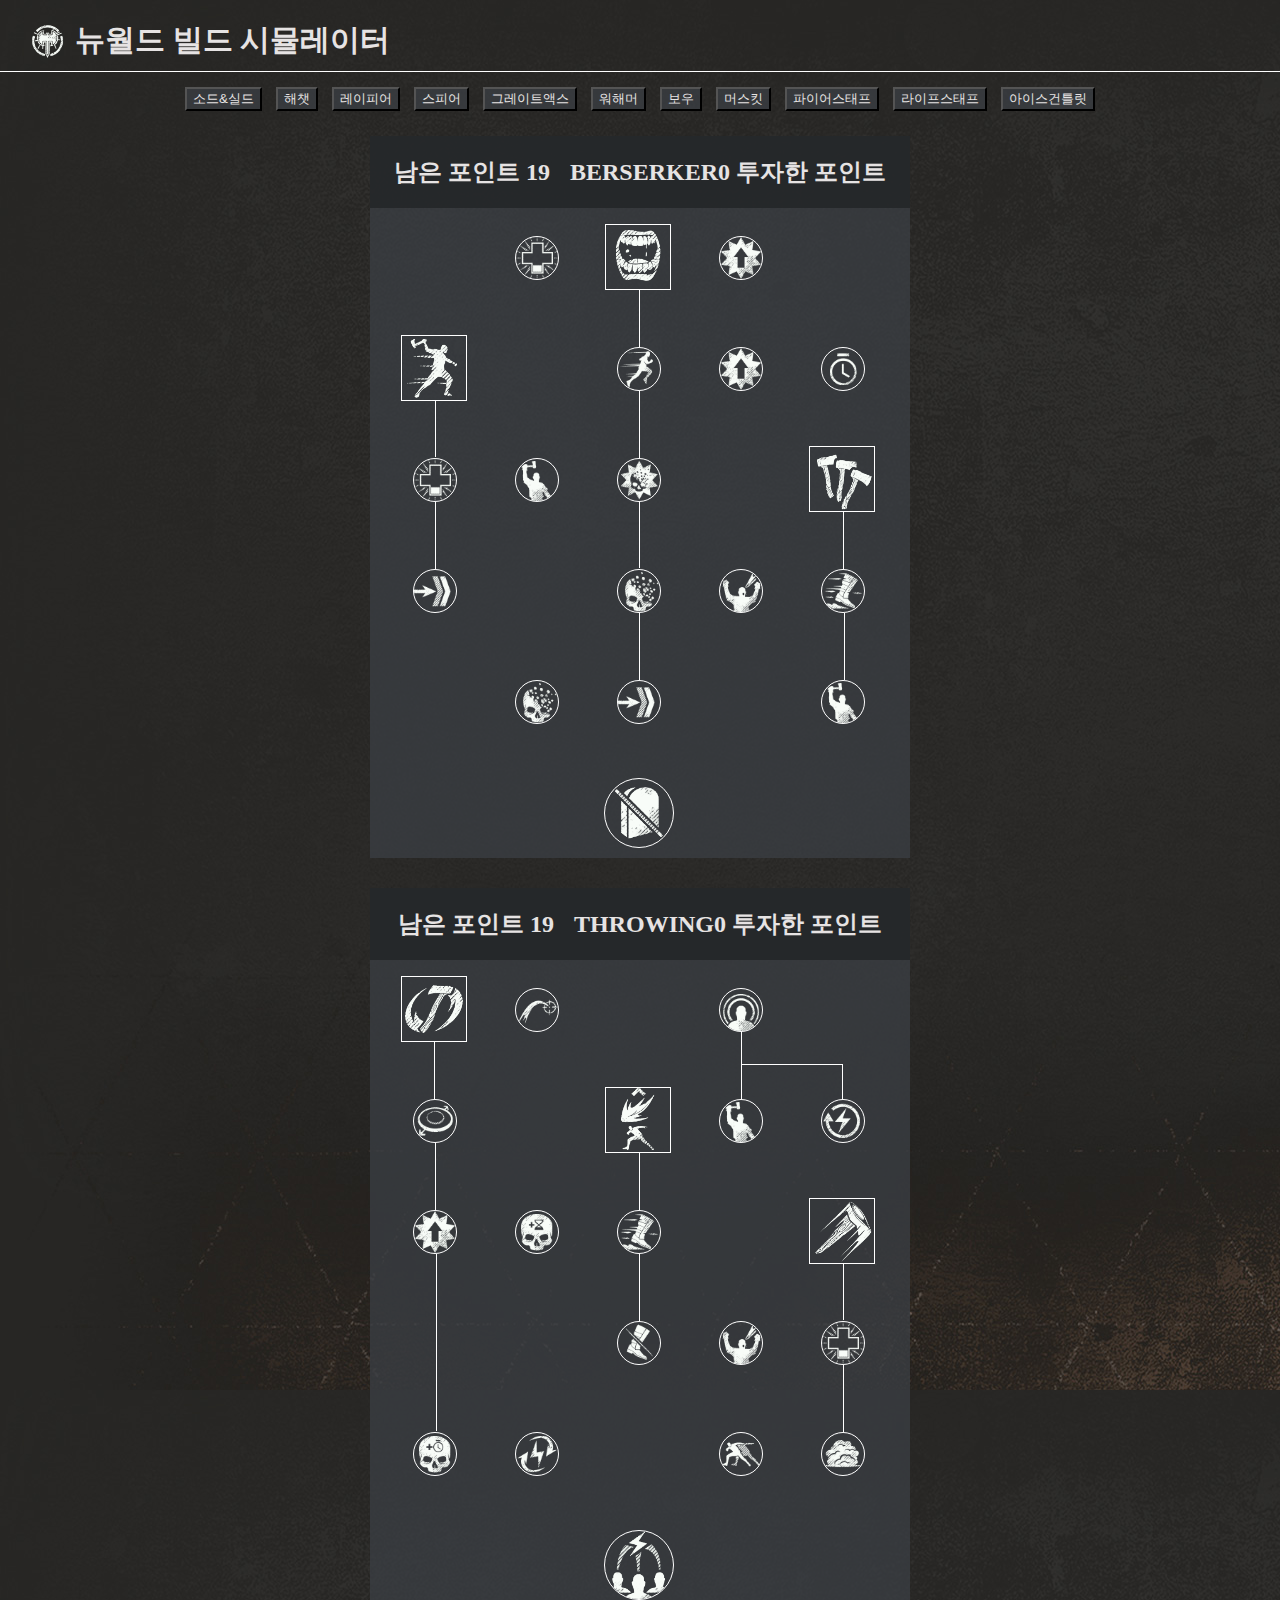
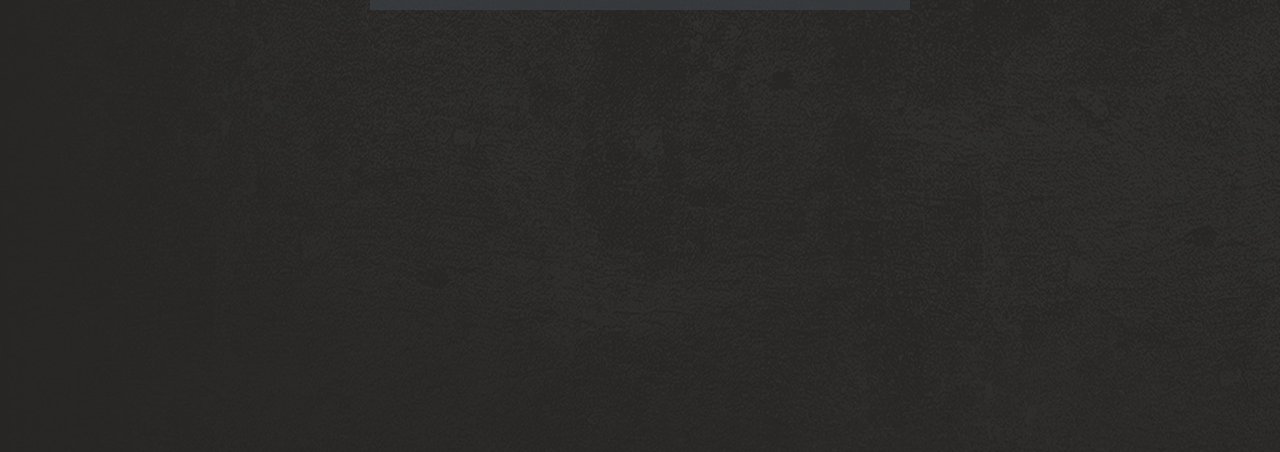
<file: nwbuild-hatchet.html>
<!DOCTYPE html>
<html>
    <head>
        <title>뉴월드 빌드 시뮬레이터</title>
        <meta id="vp" name="viewport" content="width=device-width, initial-scale=1.0">
        <script>
            window.onload = function() {
                if (screen.width < 540) {
                    var mvp = document.getElementById('vp');
                    mvp.setAttribute('content','user-scalable=no,width=540');
                }
            }
        </script>
        <meta charset="utf-8">
        <link rel = "shorcut icon" href='./NWicon.ico'>
        <link rel='stylesheet' type='text/css' href='./css/style.css'>
        <link rel='stylesheet' type='text/css' href='./css/lines-hatchet.css'>
        <link rel='stylesheet' type='text/css' href='./css/block-query.css'>
        <link rel='stylesheet' type='text/css' href='./css/tooltips2.css'>
        <link rel='stylesheet' type='text/css' href='./css/images.css'>
        <script src="./js/scripts.js"></script>
    </head>

    <body id=배경>
        <!--네비게이션바-->
        <nav>
            <h1><img class="icon"style="border-color: white; border-width: 1px;" src="./assets/greataxe_reaperultimate_defiantstature.webp"><span id="head">뉴월드 빌드 시뮬레이터</span></h1>
        </nav>
        <nav class="buttons">
            <span><a href="./nwbuild-sns.html"><input type="button" id="button" value="소드&실드"></a></span>
            <span><a href="./nwbuild-hatchet.html"><input type="button" id="button" value="해챗"></a></span>
            <span><a href="./nwbuild-rapier.html"><input type="button" id="button" value="레이피어"></a></span>
            <span><a href="./nwbuild-spear.html"><input type="button" id="button" value="스피어"></a></span>
            <span><a href="./nwbuild-greataxe.html"><input type="button" id="button" value="그레이트액스"></a></span>
            <span><a href="./nwbuild-warhammer.html"><input type="button" id="button" value="워해머"></a></span>
            <span><a href="./nwbuild-bow.html"><input type="button" id="button" value="보우"></a></span>
            <span><a href="./nwbuild-musket.html"><input type="button" id="button" value="머스킷"></a></span>
            <span><a href="./nwbuild-firestaff.html"><input type="button" id="button" value="파이어스태프"></a></span>
            <span><a href="./nwbuild-lifestaff.html"><input type="button" id="button" value="라이프스태프"></a></span>
            <span><a href="./nwbuild-icegauntlet.html"><input type="button" id="button" value="아이스건틀릿"></a></span>
        </nav>
        <!--두 스킬트리-->
        <div class="two-trees">
            <!--<div>
                <h2 class="points">스킬 포인트
                <p><a id="points">19</a></p></h2>
                
                <input type="button" class="buttons" id="button2" value="reset" onclick="
                ResetAtt(this);
                ">
                <div class="hiddenstorage">
                    <p id="Row11">0</p>
                    <p id="Row12">0</p>
                    <p id="Row13">0</p>
                    <p id="Row14">0</p>
                    <p id="Row15">0</p>
                    <p id="Row16">0</p>
                    <p id="Row21">0</p>
                    <p id="Row22">0</p>
                    <p id="Row23">0</p>
                    <p id="Row24">0</p>
                    <p id="Row25">0</p>
                    <p id="Row26">0</p>
                </div>
            </div>-->
            <div class="two-trees2">
                <!--스킬트리1-->
                <div class="tree1">
                    <h2><span id="text">남은 포인트</span>  <a id="points">19</a>BERSERKER<a id="invested">0</a>  <span id="text">투자한 포인트</span></h2>
                    <div id="grid">
                        <!--1st line-->
                        <div class="spacer"></div>
                        <div class="tooltip">
                            <img id="rw1-1" class="image-container"style="border-color: white; border-width: 1px;" src="./assets/hatchetability3_mod2.webp" onclick="
                            SelDesel(this);
                            " role="button">
                            <span class="tooltiptext1">
                                <h3>
                                    Enraged Strikes
                                </h3>
                                <p>체력 30% 미만의 적에게 약공격과 강공격의 피해량 20% 증가</p>
                            </span>
                        </div>
                        <div class="tooltip-a">
                            <img id="rw1-1" name="s1" class="image-container-active" style="border-color: white; border-width: 1px;" src="./assets/hatchetability5.webp" onclick="
                            selec(actskill(this), this);
                            " role="button">
                            <span class="tooltiptext">
                                <h3>
                                    Berserk
                                </h3>
                                <p>버서커 모드에 돌입해서 모든 피해량 20% 증가. 12초 지속. 기술이 끝난 후 쿨타임이 돈다<br>도발 보석 호환 (8m 반경 적 8초 도발)<br>쿨다운 18초
                                </p>
                            </span>
                        </div>
                        <div class="tooltip">
                            <img id="rw1-1" class="image-container"style="border-color: white; border-width: 1px;" src="./assets/firestaffability4_mod1.webp" onclick="
                            SelDesel(this);
                            " role="button">
                            <span class="tooltiptext">
                                <h3>
                                    Accumulated Power
                                </h3>
                                <p>같은 적에게 약공격 3번 적중 시 3초간, 혹은 다음 공격까지 피해 30% 증가</p>
                            </span>
                        </div>
                        <div class="spacer"></div>

                        <!--2nd line-->
                        <div class="tooltip-a">
                            <img id="rw1-2" name="s2" class="image-container-active"style="border-color: white; border-width: 1px;" src="./assets/hatchetability4.webp" onclick="
                            selec(actskill(this), this);
                            " role="button">
                            <span class="tooltiptext1">
                                <h3>
                                    Feral Rush
                                </h3>
                                <p>전방으로 도약하여 두번 가격한다. 첫번째 공격은 무기공격력의 115% 피해를 가하고 두번째 공격은 130% 피해를 가한다.<br><br>쿨다운 12초</p>
                            </span>
                        </div>
                        <div class="spacer"></div>
                        <div class="tooltip">
                            <img id="rw1-2" name="s1" class="image-container"style="border-color: white; border-width: 1px;" src="./assets/hatchetability5_mod1.webp" onclick="
                            selec(modskill1(this), this);
                            " role="button">
                            <span class="tooltiptext">
                                <h3>
                                    On The Hunt
                                </h3>
                                <p>버서커 모드시 이동속도 20% 증가</p>
                            </span>
                        </div>
                        <div class="tooltip">
                            <img id="rw1-2" class="image-container"style="border-color: white; border-width: 1px;" src="./assets/lifestaffability6_mod1.webp" onclick="
                            SelDesel2(this);
                            " role="button">
                            <span class="tooltiptext">
                                <h3>
                                    Relentless Fury
                                </h3>
                                <p>강공격 적중 시 3초간, 혹은 다음 4번 공격 동안 피해 30% 증가</p>
                            </span>
                        </div>
                        <div class="tooltip">
                            <img id="rw1-2" class="image-container"style="border-color: white; border-width: 1px;" src="./assets/swordability6_mod1.webp" onclick="
                            SelDesel2(this);
                            " role="button">
                            <span class="tooltiptext">
                                <h3>
                                    Desperate Refresh
                                </h3>
                                <p>체력이 30% 미만일 때 모든 공격에 적중 시 쿨다운 2% 감소효과</p>
                            </span>
                        </div>
                        
                        <!--3rd line-->
                        
                        <div class="tooltip">
                            <img id="rw1-3" name="s2" class="image-container"style="border-color: white; border-width: 1px;" src="./assets/hatchetability3_mod2.webp" onclick="
                            selec(modskill1(this), this);
                            " role="button">
                            <span class="tooltiptext1">
                                <h3>
                                    Dispatch
                                </h3>
                                <p>체력이 30% 미만인 적에게 이 기술의 피해 20% 증가</p>
                            </span>
                        </div>
                        <div class="tooltip">
                            <img id="rw1-3" class="image-container"style="border-color: white; border-width: 1px;" src="./assets/hatchetpassive2.webp" onclick="
                            SelDesel3(this);
                            " role="button">
                            <span class="tooltiptext1">
                                <h3>
                                    Against All Odds
                                </h3>
                                <p>5m 반경 내의 적 하나당 공격력 10% 증가</p>
                            </span>
                        </div>
                        <div class="tooltip">
                            <img id="rw1-3" name="s1" class="image-container"style="border-color: white; border-width: 1px;" src="./assets/hatchetability6_mod1.webp" onclick="
                            selec(modskill2(this), this);
                            " role="button">
                            <span class="tooltiptext">
                                <h3>
                                    Berserking Refresh
                                </h3>
                                <p>4초마다 최대 체력 비례 체력 회복. 최대 30% 회복</p>
                            </span>
                        </div>
                        <div class="spacer"></div>
                        <div class="tooltip-a">
                            <img id="rw1-3" name="s3" class="image-container-active"style="border-color: white; border-width: 1px;" src="./assets/hatchetability1_mod3.webp" onclick="
                            selec(actskill(this), this);
                            " role="button">
                            <span class="tooltiptext">
                                <h3>
                                    Raging Torrent
                                </h3>
                                <p>도끼를 4번 휘둘러 각각 무기공격력의 90% 피해를 가한다<br><br>쿨다운 15초</p>
                            </span>
                        </div>

                        <!--4th line-->
                        <div class="tooltip">
                            <img id="rw1-4" name="s2" class="image-container"style="border-color: white; border-width: 1px;" src="./assets/hatchetability5_mod2.webp" onclick="
                            selec(modskill2(this), this);
                            " role="button">
                            <span class="tooltiptext1">
                                <h3>
                                    Crippling Strikes
                                </h3>
                                <p>이 기술의 적의 뒤를 공격하면 적을 2초간 속박한다</p>
                            </span>
                        </div>
                        <div class="spacer"></div>
                        <div class="tooltip">
                            <img id="rw1-4" name="s1" class="image-container"style="border-color: white; border-width: 1px;" src="./assets/hatchetability6.webp" onclick="
                            selec(modskill3(this), this);
                            " role="button">
                            <span class="tooltiptext">
                                <h3>
                                    Berserking Purge
                                </h3>
                                <p>버서커 돌입 시 모든 제어방해 효과 제거</p>
                            </span>
                        </div>
                        <div class="tooltip">
                            <img id="rw1-4" class="image-container"style="border-color: white; border-width: 1px;" src="./assets/hatchetpassive4.webp" onclick="
                            SelDesel4(this);
                            " role="button">
                            <span class="tooltiptext">
                                <h3>
                                    Fortifying Strikes
                                </h3>
                                <p>같은 대상에 3번의 약공격을 적중시키면 3초간 피해감소 15%</p>
                            </span>
                        </div>
                        <div class="tooltip">
                            <img id="rw1-4" name="s3" class="image-container"style="border-color: white; border-width: 1px;" src="./assets/greataxe_reaperpass5_pursuit.webp" onclick="
                            selec(modskill1(this), this);
                            " role="button">
                            <span class="tooltiptext">
                                <h3>
                                    Aggressive Approach
                                </h3>
                                <p>이 기술 적중 시 6초간 이동속도 20% 증가</p>
                            </span>
                        </div>

                        
                        <!--5th line-->
                        <div class="spacer"></div>
                        <div class="tooltip">
                            <img id="rw1-5" class="image-container"style="border-color: white; border-width: 1px;" src="./assets/hatchetability6.webp" onclick="
                            SelDesel5(this);
                            " role="button">
                            <span class="tooltiptext1">
                                <h3>
                                    Frenzies Purge
                                </h3>
                                <p>체력이 30% 미만일 때 공격을 적중시키면 출혈, 화상, 독 상태 제거 (쿨다운 60초)</p>
                            </span>
                        </div>
                        <div class="tooltip">
                            <img id="rw1-5" name="s1" class="image-container"style="border-color: white; border-width: 1px;" src="./assets/hatchetability5_mod2.webp" onclick="
                            selec(modskill4(this), this);
                            " role="button">
                            <span class="tooltiptext">
                                <h3>
                                    Uninterruptible Berserk
                                </h3>
                                <p>제어방해 효과 면역</p>
                            </span>
                        </div>
                        <div class="spacer"></div>
                        <div class="tooltip">
                            <img id="rw1-5" name="s3" class="image-container"style="border-color: white; border-width: 1px;" src="./assets/hatchetpassive2.webp" onclick="
                            selec(modskill2(this), this);
                            " role="button">
                            <span class="tooltiptext">
                                <h3>
                                    Final Blow
                                </h3>
                                <p>이 기술이 끝날 때 일반 공격을 하면 마지막 공격을 하며 120% 피해를 준다</p>
                            </span>
                        </div>
                        
                        <!--6th line-->
                        <div class="spacer"></div>
                        <div class="spacer"></div>
                        <div class="tooltip-u">
                            <img id="rw1-6" class="image-container-ulti"style="border-color: white; border-width: 1px;" src="./assets/hatchetability5_mod5.webp" onclick="
                            SelDesel6(this);
                            " role="button">
                            <span class="tooltiptext">
                                <h3>
                                    Defy Death
                                </h3>
                                <p>죽음에 달하는 피해를 입으면 죽지 않고 체력이 50만 남으며 3초간 불사상태가 된다 (쿨다운 75초)</p>
                            </span>
                        </div>
                        <div class="spacer"></div>
                        <div class="spacer"></div>
                    </div>
                    <p id="hr1"></p> 
                    <p id="hr2"></p> 
                    <p id="hr3"></p> 
                    <p id="hr4"></p> 
                    <p id="hr5"></p> 
                    <p id="hr6"></p>  
                    <p id="hr13"></p> 
                    <p id="hr16"></p> 
                </div>
                
                <!--스킬트리2-->
                <div class="tree2">
                    <h2><span id="text">남은 포인트</span>  <a id="points">19</a>THROWING<a id="invested2">0</a>  <span id="text">투자한 포인트</span></h2>
                    <div id="grid">
                        <!--1st line-->
                        <div class="tooltip-a">
                            <img id="rw2-1" name="s5" class="image-container-active"style="border-color: white; border-width: 1px;" src="./assets/hatchetability2.webp" onclick="
                            selec(actskill(this), this);
                            " role="button">
                            <span class="tooltiptext1">
                                <h3>
                                    Rending Throw
                                </h3>
                                <p>도끼를 던져 무기공격력의 110% 피해를 가하고 10초간 대상의 피해감소 -10%<br><br>쿨다운 15초</p>
                            </span>
                        </div>
                        <div class="tooltip">
                            <img id="rw2-1" class="image-container"style="border-color: white; border-width: 1px;" src="./assets/hatchetability1.webp" onclick="
                            SelDesel7(this);
                            " role="button">
                            <span class="tooltiptext1">
                                <h3>
                                    Aimed Throw
                                </h3>
                                <p>가드를 조준-투척으로 대체한다. 마우스 오른쪽 클릭으로 조준하여 투척하면 스태미나를 20 소모해 무기공격력의 95% 피해를 입힌다</p>
                            </span>
                        </div>
                        <div class="spacer"></div>
                        <div class="tooltip">
                            <img id="rw2-1" name="s7" class="image-container"style="border-color: white; border-width: 1px;" src="./assets/hatchetpassive3.webp" onclick="
                            selec(actskill(this), this);
                            " role="button">
                            <span class="tooltiptext">
                                <h3>
                                    Critical Throw
                                </h3>
                                <p>투척된 도끼가 헤드샷이나 치명타를 입힐 수 있게 된다. 모든 공격의 치명타 확률 5% 증가</p>
                            </span>
                        </div>
                        <div class="spacer"></div>
                        
                        <!--2nd line-->
                        <div class="tooltip">
                            <img id="rw2-2" name="s5" class="image-container"style="border-color: white; border-width: 1px;" src="./assets/firestaffability6_mod2.webp" onclick="
                            selec(modskill1(this), this);
                            " role="button">
                            <span class="tooltiptext1">
                                <h3>
                                    Targeted Impact
                                </h3>
                                <p>대상이 8m이상 떨어져 있으면 대상의 피해감소 -15%</p>
                            </span>
                        </div>
                        <div class="spacer"></div>
                        <div class="tooltip-a">
                            <img id="rw2-2" name="s4" class="image-container-active"style="border-color: white; border-width: 1px;" src="./assets/hatchetability2_mod1.webp" onclick="
                            selec(actskill(this), this);
                            " role="button">
                            <span class="tooltiptext">
                                <h3>
                                    Social Distancing
                                </h3>
                                <p>도끼를 전방으로 던져 130% 피해를 주고 뒤로 도약한다. 적중 시 이동속도 15% 감소<br><br>쿨다운 15초</p>
                            </span>
                        </div>
                        <div class="tooltip">
                            <img id="rw2-2" name="s7" class="image-container"style="border-color: white; border-width: 1px;" src="./assets/hatchetpassive2.webp" onclick="
                            selec(modskillex(this), this);
                            " role="button">
                            <span class="tooltiptext">
                                <h3>
                                    On Fire
                                </h3>
                                <p>3번째로 투척된 도끼의 치명타 확률 100%</p>
                            </span>
                        </div>
                        <div class="tooltip">
                            <img id="rw2-2" name="s7" class="image-container"style="border-color: white; border-width: 1px;" src="./assets/lifestaffpassive4.webp" onclick="
                            selec(modskillex2(this), this);
                            " role="button">
                            <span class="tooltiptext">
                                <h3>
                                    Rejuvinating Crits
                                </h3>
                                <p>약공격이나 조준 투척으로 치명타를 터뜨리면 스태미나 10 회복</p>
                            </span>
                        </div>

                        <!--3rd line-->
                        
                        <div class="tooltip">
                            <img id="rw2-3" name="s5" class="image-container"style="border-color: white; border-width: 1px;" src="./assets/lifestaffability6_mod1.webp" onclick="
                            selec(modskill2(this), this);
                            " role="button">
                            <span class="tooltiptext1">
                                <h3>
                                    Opportunistic
                                </h3>
                                <p>디버프 걸린 적에게 이 기술의 피해량 20% 증가</p>
                            </span>
                        </div>
                        <div class="tooltip">
                            <img id="rw2-3" class="image-container"style="border-color: white; border-width: 1px;" src="./assets/hatchetpassive1.webp" onclick="
                            SelDesel9(this);
                            " role="button">
                            <span class="tooltiptext1">
                                <h3>
                                    Refreshing Throws
                                </h3>
                                <p>디버프 걸린 적에게 투척 적중 시 모든 쿨다운 5% 감소</p>
                            </span>
                        </div>
                        <div class="tooltip">
                            <img id="rw2-3" name="s4" class="image-container"style="border-color: white; border-width: 1px;" src="./assets/greataxe_reaperpass5_pursuit.webp" onclick="
                            selec(modskill1(this), this);
                            " role="button">
                            <span class="tooltiptext">
                                <h3>
                                    Quick Power
                                </h3>
                                <p>이 기술이 디버프 걸린 적에게 적중 시 이동속도가 30% 증가한다</p>
                            </span>
                        </div>
                        <div class="spacer"></div>
                        <div class="tooltip-a">
                            <img id="rw2-3" name="s6" class="image-container-active"style="border-color: white; border-width: 1px;" src="./assets/hatchetability3.webp" onclick="
                            selec(actskill(this), this);
                            " role="button">
                            <span class="tooltiptext">
                                <h3>
                                    Infected Throw
                                </h3>
                                <p>도끼를 던져 150% 피해를 가하고 5초간 질병과 약화를 유발한다.<br><br>질병은 대상의 회복량 30% 감소<br>약화는 대상의 공격력 10% 감소<br>쿨다운 15초</p>
                            </span>
                        </div>
                        
                        <!--4th line-->
                        <div class="spacer"></div>
                        <div class="spacer"></div>
                        <div class="tooltip">
                            <img id="rw2-4" name="s4" class="image-container"style="border-color: white; border-width: 1px;" src="./assets/musketpassive6.webp" onclick="
                            selec(modskill2(this), this);
                            " role="button">
                            <span class="tooltiptext">
                                <h3>
                                    Stay Back
                                </h3>
                                <p>이동속도 감소 효과 4초간 25%로 증가</p>
                            </span>
                        </div>
                        <div class="tooltip">
                            <img id="rw2-4" class="image-container"style="border-color: white; border-width: 1px;" src="./assets/hatchetpassive4.webp" onclick="
                            SelDesel10(this);
                            " role="button">
                            <span class="tooltiptext">
                                <h3>
                                    Exploitation
                                </h3>
                                <p>디버프 걸린 적에게 입히는 피해량 15% 증가</p>
                            </span>
                        </div>
                        <div class="tooltip">
                            <img id="rw2-4" name="s6" class="image-container"style="border-color: white; border-width: 1px;" src="./assets/hatchetability3_mod2.webp" onclick="
                            selec(modskill1(this), this);
                            " role="button">
                            <span class="tooltiptext">
                                <h3>
                                    Mortal Power
                                </h3>
                                <p>대상의 체력이 30% 미만이면 질병과 약화의 지속시간 8초 증가</p>
                            </span>
                        </div>
                        
                        <!--5th line-->
                        <div class="tooltip">
                            <img id="rw2-5" name="s5" class="image-container"style="border-color: white; border-width: 1px;" src="./assets/hatchetability5_mod4.webp" onclick="
                            selec(modskill3(this), this);
                            " role="button">
                            <span class="tooltiptext1">
                                <h3>
                                    Second Wind
                                </h3>
                                <p>디버프 걸린 적에게 적중 시 이 기술의 쿨다운 20% 감소</p>
                            </span>
                        </div>
                        <div class="tooltip">
                            <img id="rw2-5" class="image-container"style="border-color: white; border-width: 1px;" src="./assets/rapier_ability6mod1_breath.webp" onclick="
                            SelDesel11(this);
                            " role="button">
                            <span class="tooltiptext1">
                                <h3>
                                    Boot And Rally
                                </h3>
                                <p>약공격과 조준 투척이 디버프 걸린 대상 적중 시 스태미나 10 회복</p>
                            </span>
                        </div>
                        <div class="spacer"></div>
                        <div class="tooltip">
                            <img id="rw2-5" class="image-container"style="border-color: white; border-width: 1px;" src="./assets/bowpassive5.webp" onclick="
                            SelDesel11(this);
                            " role="button">
                            <span class="tooltiptext">
                                <h3>
                                    Adrenaline Rush
                                </h3>
                                <p>기술 사용 후 2초간 회피의 스태미나 소모 25% 감소</p>
                            </span>
                        </div>
                        <div class="tooltip">
                            <img id="rw2-5" name="s6" class="image-container"style="border-color: white; border-width: 1px;" src="./assets/bowability5.webp" onclick="
                            selec(modskill2(this), this);
                            " role="button">
                            <span class="tooltiptext">
                                <h3>
                                    Aerial Transmission
                                </h3>
                                <p>적중 시 3m 반경에 3초간 질병효과 부여</p>
                            </span>
                        </div>
                        
                        <!--6th line-->
                        <div class="spacer"></div>
                        <div class="spacer"></div>
                        <div class="tooltip-u">
                            <img id="rw2-6" class="image-container-ulti"style="border-color: white; border-width: 1px;" src="./assets/lifestaffpassive7.webp" onclick="
                            SelDesel12(this);
                            " role="button">
                            <span class="tooltiptext">
                                <h3>
                                    Persistent Hinderance
                                </h3>
                                <p>투척 적중 시 손도끼로 유발한 모든 디버프 지속시간 30% 증가</p>
                            </span>
                        </div>
                        <div class="spacer"></div>
                        <div class="spacer"></div>
                        <p id="hr7"></p> 
                        <p id="hr8"></p> 
                        <p id="hr9"></p> 
                        <p id="hr10"></p> 
                        <p id="hr11"></p> 
                        <p id="hr12"></p>  
                        <p id="hr14"></p>  
                        <p id="hr15"></p>
                        <p id="hr17"></p>
                        <p id="hr18"></p>  
                    </div>
                </div>
            </div>
        </div>

        

    </body>
    <footer>
        <div class="hiddenstorage">
            <p id="Row11">0</p>
            <p id="Row12">0</p>
            <p id="Row13">0</p>
            <p id="Row14">0</p>
            <p id="Row15">0</p>
            <p id="Row16">0</p>
            <p id="Row21">0</p>
            <p id="Row22">0</p>
            <p id="Row23">0</p>
            <p id="Row24">0</p>
            <p id="Row25">0</p>
            <p id="Row26">0</p>
        </div>
      </footer>
</file>
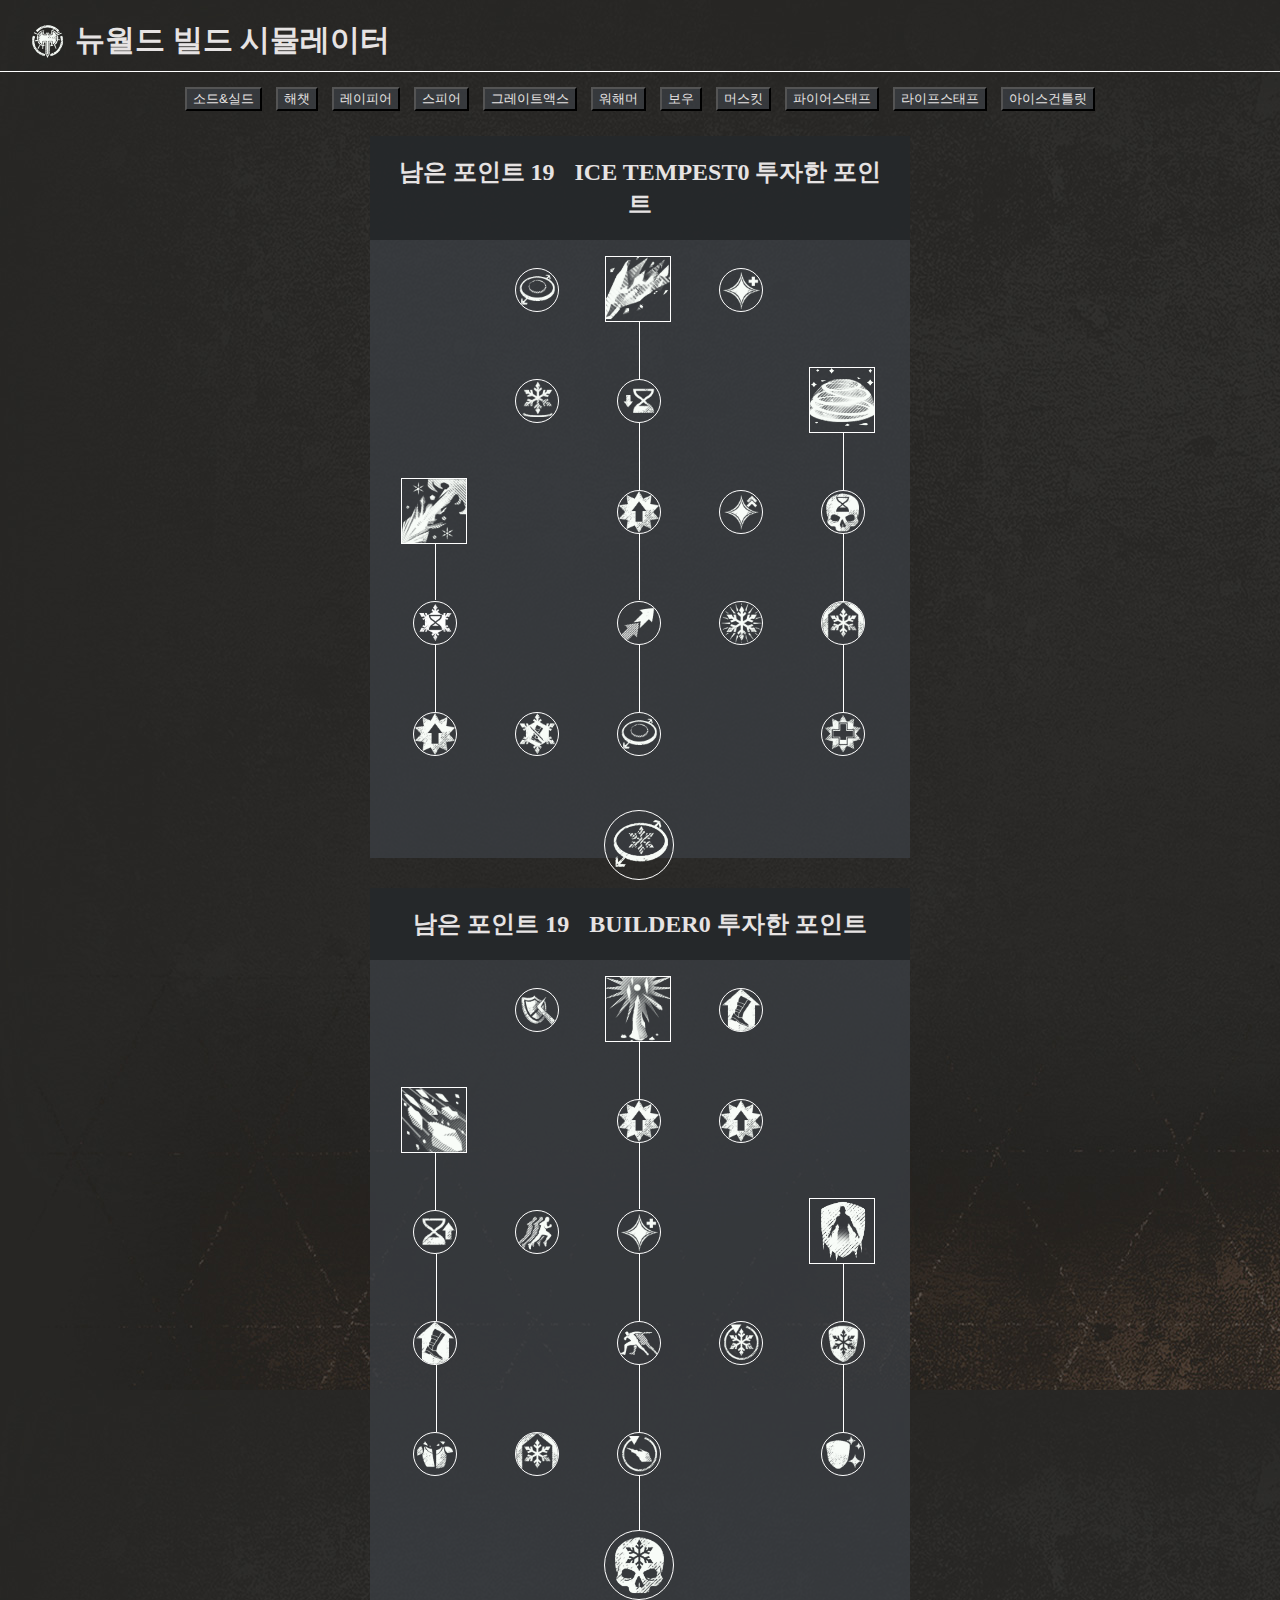
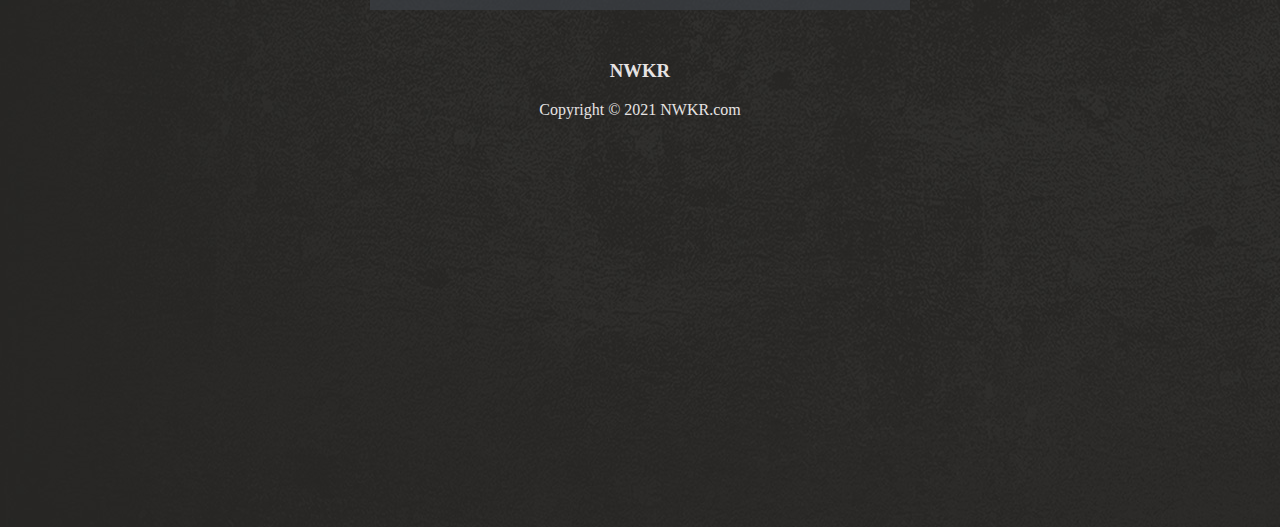
<file: nwbuild-icegauntlet.html>
<!DOCTYPE html>
<html>
    <head>
        <title>뉴월드 빌드 시뮬레이터</title>
        <meta id="vp" name="viewport" content="width=device-width, initial-scale=1.0">
        <script>
            window.onload = function() {
                if (screen.width < 540) {
                    var mvp = document.getElementById('vp');
                    mvp.setAttribute('content','user-scalable=no,width=540');
                }
            }
        </script>
        <meta charset="utf-8">
        <link rel = "shorcut icon" href='./NWicon.ico'>
        <link rel='stylesheet' type='text/css' href='./css/style.css'>
        <link rel='stylesheet' type='text/css' href='./css/lines-icegauntlet.css'>
        <link rel='stylesheet' type='text/css' href='./css/block-query.css'>
        <link rel='stylesheet' type='text/css' href='./css/tooltips2.css'>
        <link rel='stylesheet' type='text/css' href='./css/images.css'>
        <script src="./js/scripts.js"></script>
    </head>

    <body id=배경>
        <!--네비게이션바-->
        <nav>
            <h1><img class="icon"style="border-color: white; border-width: 1px;" src="./assets/greataxe_reaperultimate_defiantstature.webp"><span id="head">뉴월드 빌드 시뮬레이터</span></h1>
        </nav>
        <nav class="buttons">
            <span><a href="./nwbuild-sns.html"><input type="button" id="button" value="소드&실드"></a></span>
            <span><a href="./nwbuild-hatchet.html"><input type="button" id="button" value="해챗"></a></span>
            <span><a href="./nwbuild-rapier.html"><input type="button" id="button" value="레이피어"></a></span>
            <span><a href="./nwbuild-spear.html"><input type="button" id="button" value="스피어"></a></span>
            <span><a href="./nwbuild-greataxe.html"><input type="button" id="button" value="그레이트액스"></a></span>
            <span><a href="./nwbuild-warhammer.html"><input type="button" id="button" value="워해머"></a></span>
            <span><a href="./nwbuild-bow.html"><input type="button" id="button" value="보우"></a></span>
            <span><a href="./nwbuild-musket.html"><input type="button" id="button" value="머스킷"></a></span>
            <span><a href="./nwbuild-firestaff.html"><input type="button" id="button" value="파이어스태프"></a></span>
            <span><a href="./nwbuild-lifestaff.html"><input type="button" id="button" value="라이프스태프"></a></span>
            <span><a href="./nwbuild-icegauntlet.html"><input type="button" id="button" value="아이스건틀릿"></a></span>
        </nav>
        <!--두 스킬트리-->
        <div class="two-trees">
            <!--<div>
                <h2 class="points">스킬 포인트
                <p><a id="points">19</a></p></h2>
                
                <input type="button" class="buttons" id="button2" value="reset" onclick="
                ResetAtt(this);
                ">
                <div class="hiddenstorage">
                    <p id="Row11">0</p>
                    <p id="Row12">0</p>
                    <p id="Row13">0</p>
                    <p id="Row14">0</p>
                    <p id="Row15">0</p>
                    <p id="Row16">0</p>
                    <p id="Row21">0</p>
                    <p id="Row22">0</p>
                    <p id="Row23">0</p>
                    <p id="Row24">0</p>
                    <p id="Row25">0</p>
                    <p id="Row26">0</p>
                </div>
            </div>-->
            <div class="two-trees2">
                <!--스킬트리1-->
                <div class="tree1">
                    <h2><span id="text">남은 포인트</span>  <a id="points">19</a>ICE TEMPEST<a id="invested">0</a>  <span id="text">투자한 포인트</span></h2>
                    <div id="grid">
                        <!--1st line-->
                        <div class="spacer"></div>
                        <div class="tooltip">
                            <img id="rw1-1" class="image-container"style="border-color: white; border-width: 1px;" src="./assets/icemagic_passive1.webp" onclick="
                            SelDesel(this);
                            " role="button">
                            <span class="tooltiptext1">
                                <h3>
                                    Cold Reach
                                </h3>
                                <p>15m 이상 떨어진 적에게 약공격과 강공격 피해량 15% 증가</p>
                            </span>
                        </div>
                        <div class="tooltip-a">
                            <img id="rw1-1" name="s1" class="image-container-active" style="border-color: white; border-width: 1px;" src="./assets/icemagic_ability1.webp" onclick="
                            selec(actskill(this), this);
                            " role="button">
                            <span class="tooltiptext">
                                <h3>
                                Ice Spikes
                                </h3>
                                <p>땅에서 솟구치는 얼음 가시를 8m 전진시켜 55% 무기데미지를 입힌다. 8m 후 거대한 얼음가시가 솟구치며 175% 무기데미지를 입히고 적들을 밀쳐낸다. 죄클릭으로 원하는 위치에서 일찍 솟구치게 할 수 있다<br><br>마나 15 소모<br>쿨다운 15초
                                </p>
                            </span>
                        </div>
                        <div class="tooltip">
                            <img id="rw1-1" class="image-container"style="border-color: white; border-width: 1px;" src="./assets/icemagic_passive2.webp" onclick="
                            SelDesel(this);
                            " role="button">
                            <span class="tooltiptext">
                                <h3>
                                    Critical Rejuvenation
                                </h3>
                                <p>치명타 적중 시 마나 15 회복</p>
                            </span>
                        </div>
                        <div class="spacer"></div>

                        <!--2nd line-->
                        <div class="spacer"></div>
                        <div class="tooltip">
                            <img id="rw1-2" class="image-container"style="border-color: white; border-width: 1px;" src="./assets/icemagic_passive3.webp" onclick="
                            SelDesel2(this);
                            " role="button">
                            <span class="tooltiptext1">
                                <h3>
                                    Energized Critical
                                </h3>
                                <p>얼음 마법의 치명타 피해 15% 증가</p>
                            </span>
                        </div>
                        <div class="tooltip">
                            <img id="rw1-2" name="s1" class="image-container"style="border-color: white; border-width: 1px;" src="./assets/icemagic_ability1_mod1.webp" onclick="
                            selec(modskill1(this), this);
                            " role="button">
                            <span class="tooltiptext">
                                <h3>
                                    Refreshing Spikes
                                </h3>
                                <p>큰 가시를 적중 시키면 이 마법의 쿨다운 10% 감소</p>
                            </span>
                        </div>
                        <div class="spacer"></div>
                        <div class="tooltip-a">
                            <img id="rw1-2" name="s3" class="image-container-active"style="border-color: white; border-width: 1px;" src="./assets/icemagic_ability2.webp" onclick="
                            selec(actskill(this), this);
                            " role="button">
                            <span class="tooltiptext">
                                <h3>
                                    Ice Storm
                                </h3>
                                <p>5m 반경의 지역에 얼음 폭풍을 소환해 0.25초당 17% 무기데미지를 입히고 이동속도를 25% 감소시킨다. 20m 사거리. 5초 지속<br><br>마나 25 소모<br>쿨다운 20초</p>
                            </span>
                        </div>
                        
                        <!--3rd line-->
                        
                        <div class="tooltip-a">
                            <img id="rw1-3" name="s2" class="image-container-active"style="border-color: white; border-width: 1px;" src="./assets/icemagic_ability3.webp" onclick="
                            selec(actskill(this), this);
                            " role="button">
                            <span class="tooltiptext1">
                                <h3>
                                    Wind Chill
                                </h3>
                                <p>얼음 바람을 시전해 적들을 5m 밀쳐내고 적중 시 16% 무기데미지를 입힘. 7m 사거리. 사거리 끝자락 2m에선 밀쳐내지 않고 데미지가 20%로 증가. 시전 중 움직일 수 있다<br><br>마나 20 소모<br>쿨다운 12초</p>
                            </span>
                        </div>
                        <div class="spacer"></div>
                        <div class="tooltip">
                            <img id="rw1-3" name="s1" class="image-container"style="border-color: white; border-width: 1px;" src="./assets/icemagic_ability1_mod2.webp" onclick="
                            selec(modskill1(this), this);
                            " role="button">
                            <span class="tooltiptext">
                                <h3>
                                    Empowered Spikes
                                </h3>
                                <p>체력 30% 미만의 적에게 큰 가시의 피해량이 20% 증가한다</p>
                            </span>
                        </div>
                        <div class="tooltip">
                            <img id="rw1-3" class="image-container"style="border-color: white; border-width: 1px;" src="./assets/icemagic_passive4.webp" onclick="
                            SelDesel3(this);
                            " role="button">
                            <span class="tooltiptext">
                                <h3>
                                    Gathering Storm
                                </h3>
                                <p>3번의 연속된 약공격을 적중시키면 마나 15 회복</p>
                            </span>
                        </div>
                        <div class="tooltip">
                            <img id="rw1-3" name="s3" class="image-container"style="border-color: white; border-width: 1px;" src="./assets/icemagic_ability2_mod1.webp" onclick="
                            selec(modskill1(this), this);
                            " role="button">
                            <span class="tooltiptext">
                                <h3>
                                    Weakening Gust
                                </h3>
                                <p>체력이 50% 미만이면 얼음 폭풍의 영향을 받은 적에게 10% 증가된 피해를 입힌다 (3초 지속)</p>
                            </span>
                        </div>

                        <!--4th line-->
                        <div class="tooltip">
                            <img id="rw1-3" name="s2" class="image-container"style="border-color: white; border-width: 1px;" src="./assets/icemagic_ability5_mod3.png" onclick="
                            selec(modskill1(this), this);
                            " role="button">
                            <span class="tooltiptext1">
                                <h3>
                                    Enduring Chill
                                </h3>
                                <p>얼음 바람의 지속시간 1초 증가</p>
                            </span>
                        </div>
                        <div class="spacer"></div>
                        <div class="tooltip">
                            <img id="rw1-4" name="s1" class="image-container"style="border-color: white; border-width: 1px;" src="./assets/icemagic_ability1_mod3.webp" onclick="
                            selec(modskill3(this), this);
                            " role="button">
                            <span class="tooltiptext">
                                <h3>
                                    Deadly Path
                                </h3>
                                <p>작은 가시 데미지 10% 증가, 작은 가시에 적중되면 움추리게 한다</p>
                            </span>
                        </div>
                        <div class="tooltip">
                            <img id="rw1-4" class="image-container"style="border-color: white; border-width: 1px;" src="./assets/icemagic_passive5.webp" onclick="
                            SelDesel4(this);
                            " role="button">
                            <span class="tooltiptext">
                                <h3>
                                    Critical Frost
                                </h3>
                                <p>동상에 걸리거나 얼음 지역에 있는 적 대상 치명타 확률 20% 증가</p>
                            </span>
                        </div>
                        <div class="tooltip">
                            <img id="rw1-4" name="s3" class="image-container"style="border-color: white; border-width: 1px;" src="./assets/icemagic_ability2_mod2.webp" onclick="
                            selec(modskill2(this), this);
                            " role="button">
                            <span class="tooltiptext">
                                <h3>
                                    Storm Summoner
                                </h3>
                                <p>마나가 최대치일 때 얼음 폭풍의 마나 소모량이 80% 감소</p>
                            </span>
                        </div>

                        
                        <!--5th line-->
                        <div class="tooltip">
                            <img id="rw1-5" name="s2" class="image-container"style="border-color: white; border-width: 1px;" src="./assets/icemagic_ability3_mod1.webp" onclick="
                            selec(modskill2(this), this);
                            " role="button">
                            <span class="tooltiptext1">
                                <h3>
                                    Chilling Blast
                                </h3>
                                <p>얼음 바람 끝자락 데미지 25% 증가</p>
                            </span>
                        </div>
                        <div class="tooltip">
                            <img id="rw1-5" class="image-container"style="border-color: white; border-width: 1px;" src="./assets/icemagic_passive6.webp" onclick="
                            SelDesel5(this);
                            " role="button">
                            <span class="tooltiptext1">
                                <h3>
                                    Heavy Freeze
                                </h3>
                                <p>얼음 폭풍 안에 있거나 동상에 걸린 상태면 강공격이 대상을 1초간 얼어붙게 함.</p>
                            </span>
                        </div>
                        <div class="tooltip">
                            <img id="rw1-5" name="s1" class="image-container"style="border-color: white; border-width: 1px;" src="./assets/icemagic_ability1_mod4.webp" onclick="
                            selec(modskill4(this), this);
                            " role="button">
                            <span class="tooltiptext">
                                <h3>
                                    Spiky Reach
                                </h3>
                                <p>큰 가시의 옆 면에서 얼음 조각이 발사되어 118% 무기데미지를 입힘 (6m 사거리)</p>
                            </span>
                        </div>
                        <div class="spacer"></div>
                        <div class="tooltip">
                            <img id="rw1-5" name="s3" class="image-container"style="border-color: white; border-width: 1px;" src="./assets/icemagic_ability2_mod3.webp" onclick="
                            selec(modskill3(this), this);
                            " role="button">
                            <span class="tooltiptext">
                                <h3>
                                    Punishing Storm
                                </h3>
                                <p>얼음 폭풍 내 적 하나당 피해량 10% 증가</p>
                            </span>
                        </div>
                        
                        <!--6th line-->
                        <div class="spacer"></div>
                        <div class="spacer"></div>
                        <div class="tooltip-u">
                            <img id="rw1-6" class="image-container-ulti"style="border-color: white; border-width: 1px;" src="./assets/greataxe_ultimate1.webp" onclick="
                            SelDesel6(this);
                            " role="button">
                            <span class="tooltiptext">
                                <h3>
                                    Ultimate Chill
                                </h3>
                                <p>얼음 마법 적중 시 3초간 피해량 35% 증가</p>
                            </span>
                        </div>
                        <div class="spacer"></div>
                        <div class="spacer"></div>
                    </div>
                    <p id="hr1"></p> 
                    <p id="hr2"></p> 
                    <p id="hr3"></p> 
                    <p id="hr4"></p> 
                    <p id="hr5"></p> 
                    <p id="hr6"></p>  
                    <p id="hr13"></p> 
                    <p id="hr3-1"></p> 
                    <p id="hr6-1"></p> 
                </div>
                
                <!--스킬트리2-->
                <div class="tree2">
                    <h2><span id="text">남은 포인트</span>  <a id="points">19</a>BUILDER<a id="invested2">0</a>  <span id="text">투자한 포인트</span></h2>
                    <div id="grid">
                        <!--1st line-->
                        <div class="spacer"></div>
                        <div class="tooltip">
                            <img id="rw2-1" class="image-container"style="border-color: white; border-width: 1px;" src="./assets/icemagic_passive7.webp" onclick="
                            SelDesel7(this);
                            " role="button">
                            <span class="tooltiptext1">
                                <h3>
                                    Blocking Stamina
                                </h3>
                                <p>가드 시 마나를 스태미나로 변환. <br>3 마나 -> 15 스태미나</p>
                            </span>
                        </div>
                        <div class="tooltip-a">
                            <img id="rw2-1" name="s4" class="image-container-active"style="border-color: white; border-width: 1px;" src="./assets/icemagic_ability4.webp" onclick="
                            selec(actskill(this), this);
                            " role="button">
                            <span class="tooltiptext">
                                <h3>
                                    Ice Pylon
                                    </h3>
                                    <p>얼음 투사체를 발사하는 얼음탑을 세운다. <br>투사체당 50% 무기데미지. <br>사거리 20m. <br>2초에 한발씩 총 8발 발사.<br>15초 동안 지속되고 공격에 부셔질 수 있음.<br>1m 반경에 얼음 지역 생성<br><br>마나 15 소모<br>쿨다운 10초
                                    </p>
                            </span>
                        </div>
                        <div class="tooltip">
                            <img id="rw2-1" class="image-container"style="border-color: white; border-width: 1px;" src="./assets/icemagic_passive8.webp" onclick="
                            SelDesel7(this);
                            " role="button">
                            <span class="tooltiptext">
                                <h3>
                                    Quick Frost
                                </h3>
                                <p>얼음 지역에서 이동속도 10% 증가</p>
                            </span>
                        </div>
                        <div class="spacer"></div>
                        
                        <!--2nd line-->
                        <div class="tooltip-a">
                            <img id="rw2-2" name="s5" class="image-container-active"style="border-color: white; border-width: 1px;" src="./assets/icemagic_ability5.webp" onclick="
                            selec(actskill(this), this);
                            " role="button">
                            <span class="tooltiptext1">
                                <h3>
                                    Ice Shower
                                </h3>
                                <p>4초간 지속되는 얼음비를 소환해 1m x 5m 얼음지역을 생성한다. 지역에 들어선 적들은 동상에 걸리며 1초간 속박된다. 지역에서 나온 이후 3초간 50% 이동속도 감소.<br><br>마나 25 소모<br>쿨다운 20초</p>
                            </span>
                        </div>
                        <div class="spacer"></div>
                        <div class="tooltip">
                            <img id="rw2-2" name="s4" class="image-container"style="border-color: white; border-width: 1px;" src="./assets/icemagic_ability4_mod1.webp" onclick="
                            selec(modskill1(this), this);
                            " role="button">
                            <span class="tooltiptext">
                                <h3>
                                    Greater Pylon
                                </h3>
                                <p>둔화된 적에게 피해량 10% 증가</p>
                            </span>
                        </div>
                        <div class="tooltip">
                            <img id="rw2-2" class="image-container"style="border-color: white; border-width: 1px;" src="./assets/icemagic_passive9.webp" onclick="
                            SelDesel8(this);
                            " role="button">
                            <span class="tooltiptext">
                                <h3>
                                    Empowered Frost
                                </h3>
                                <p>얼음 지역안에서 마법을 사용하면 3 마나를 돌려받는다</p>
                            </span>
                        </div>
                        <div class="spacer"></div>

                        <!--3rd line-->
                        
                        <div class="tooltip">
                            <img id="rw2-3" name="s5" class="image-container"style="border-color: white; border-width: 1px;" src="./assets/icemagic_ability5_mod1.webp" onclick="
                            selec(modskill1(this), this);
                            " role="button">
                            <span class="tooltiptext1">
                                <h3>
                                    Enduring Shower
                                </h3>
                                <p>얼음비의 지속시간 7초로 증가</p>
                            </span>
                        </div>
                        <div class="tooltip">
                            <img id="rw2-3" class="image-container"style="border-color: white; border-width: 1px;" src="./assets/icemagic_passive10.webp" onclick="
                            SelDesel9(this);
                            " role="button">
                            <span class="tooltiptext1">
                                <h3>
                                    Frozen Touch
                                </h3>
                                <p>최대 체력일 때 근접 공격에 피격되면 상대를 2초간 25% 느려지게 한다</p>
                            </span>
                        </div>
                        <div class="tooltip">
                            <img id="rw2-3" name="s4" class="image-container"style="border-color: white; border-width: 1px;" src="./assets/icemagic_ability4_mod2.webp" onclick="
                            selec(modskill2(this), this);
                            " role="button">
                            <span class="tooltiptext">
                                <h3>
                                    Pylon Regen
                                </h3>
                                <p>얼음탑이 5초간 피해를 입지 않으면 탑의 체력이 100% 회복됨</p>
                            </span>
                        </div>
                        <div class="spacer"></div>
                        <div class="tooltip-a">
                            <img id="rw2-3" name="s6" class="image-container-active"style="border-color: white; border-width: 1px;" src="./assets/icemagic_ability6.webp" onclick="
                            selec(actskill(this), this);
                            " role="button">
                            <span class="tooltiptext">
                                <h3>
                                    Entombed
                                </h3>
                                <p>얼음으로 자신을 둘러싸서 무적상태가 되며 마나재생이 크게 증가한다. 10초동안 지속되며 파괴될 수 있다. 일찍 캔슬하려면 우클릭으로 깨고 나오거나 좌클릭으로 20 마나를 소모해 밀쳐낼 수 있다<br><br>마나 10 소모<br>쿨다운 30초</p>
                            </span>
                        </div>
                        
                        <!--4th line-->
                        <div class="tooltip">
                            <img id="rw2-4" name="s5" class="image-container"style="border-color: white; border-width: 1px;" src="./assets/icemagic_ability5_mod2.webp" onclick="
                            selec(modskill2(this), this);
                            " role="button">
                            <span class="tooltiptext1">
                                <h3>
                                    Quick Shower
                                </h3>
                                <p>자신을 포함한 아군이 얼음비를 지나가면 2초간 이동속도 25% 증가</p>
                            </span>
                        </div>
                        <div class="spacer"></div>
                        <div class="tooltip">
                            <img id="rw2-4" name="s4" class="image-container"style="border-color: white; border-width: 1px;" src="./assets/icemagic_ability4_mod3.webp" onclick="
                            selec(modskill3(this), this);
                            " role="button">
                            <span class="tooltiptext">
                                <h3>
                                    Pylon Dodge
                                </h3>
                                <p>최대 스태미나일 때 회피하면 얼음탑의 공격속도가 3초간 증가한다</p>
                            </span>
                        </div>
                        
                        <div class="tooltip">
                            <img id="rw2-4" class="image-container"style="border-color: white; border-width: 1px;" src="./assets/icemagic_passive11.webp" onclick="
                            SelDesel10(this);
                            " role="button">
                            <span class="tooltiptext">
                                <h3>
                                    Refreshing Frost
                                </h3>
                                <p>얼음 지역 내에서 마법을 사용하면 얼음 마법 쿨다운 20% 감소</p>
                            </span>
                        </div>
                        <div class="tooltip">
                            <img id="rw2-4" name="s6" class="image-container"style="border-color: white; border-width: 1px;" src="./assets/icemagic_ability6_mod1.webp" onclick="
                            selec(modskill1(this), this);
                            " role="button">
                            <span class="tooltiptext">
                                <h3>
                                    Strengthened Tomb
                                </h3>
                                <p>얼음을 깨고 나오면 3초간 방어력 25% 증가</p>
                            </span>
                        </div>
                        
                        <!--5th line-->
                        <div class="tooltip">
                            <img id="rw2-4" name="s5" class="image-container"style="border-color: white; border-width: 1px;" src="./assets/icemagic_ability3_mod2.webp" onclick="
                            selec(modskill3(this), this);
                            " role="button">
                            <span class="tooltiptext1">
                                <h3>
                                    Frigid Showers
                                </h3>
                                <p>동상이 적의 방어를 10% 감소시킨다</p>
                            </span>
                        </div>
                        <div class="tooltip">
                            <img id="rw2-5" class="image-container"style="border-color: white; border-width: 1px;" src="./assets/icemagic_passive12.webp" onclick="
                            SelDesel11(this);
                            " role="button">
                            <span class="tooltiptext1">
                                <h3>
                                    Defiant Freeze
                                </h3>
                                <p>얼음 마법을 시전하면 2초간 피해감소 20%를 얻는다</p>
                            </span>
                        </div>
                        <div class="tooltip">
                            <img id="rw2-5" name="s4" class="image-container"style="border-color: white; border-width: 1px;" src="./assets/icemagic_ability4_mod4.webp" onclick="
                            selec(modskill4(this), this);
                            " role="button">
                            <span class="tooltiptext">
                                <h3>
                                    Pylon Refresh
                                </h3>
                                <p>얼음 조각 적중 시 얼음탑의 지속시간이 1초 연장한다</p>
                            </span>
                        </div>
                        <div class="spacer"></div>
                        <div class="tooltip">
                            <img id="rw2-5" name="s6" class="image-container"style="border-color: white; border-width: 1px;" src="./assets/icemagic_ability6_mod2.webp" onclick="
                            selec(modskill2(this), this);
                            " role="button">
                            <span class="tooltiptext">
                                <h3>
                                    Cleansing Tomb
                                </h3>
                                <p>모든 디버프를 제거한다</p>
                            </span>
                        </div>
                        
                        <!--6th line-->
                        <div class="spacer"></div>
                        <div class="spacer"></div>
                        <div class="tooltip-u">
                            <img id="rw2-6" name="s4" class="image-container-ulti"style="border-color: white; border-width: 1px;" src="./assets/greataxe_ultimate2.webp" onclick="
                            selec(modskill5(this), this);
                            " role="button">
                            <span class="tooltiptext">
                                <h3>
                                    Ultimate Frost
                                </h3>
                                <p>얼음탑의 체력을 두배로 늘리고 얼음지역을 5m로 넓힌다. 이 지역에 서있으면 Quick Frost와 Empowered Frost 패시브 효과를 두배로 증진시킨다</p>
                            </span>
                        </div>
                        <div class="spacer"></div>
                        <div class="spacer"></div>
                        <p id="hr7"></p> 
                        <p id="hr8"></p> 
                        <p id="hr9"></p> 
                        <p id="hr10"></p> 
                        <p id="hr11"></p> 
                        <p id="hr12"></p>  
                        <p id="hr14"></p>  
                        <p id="hr15"></p>  
                        <p id="hr15-1"></p>
                        <p id="hr15-2"></p>
                    </div>
                </div>
            </div>
        </div>

        

    </body>
    <footer class="footer">
        <h3>
            <span id="head2">NWKR</span>
        </h3>
        <p>Copyright © 2021 NWKR.com</p>
    </footer>
    <footer>
        <div class="hiddenstorage">
            <p id="Row11">0</p>
            <p id="Row12">0</p>
            <p id="Row13">0</p>
            <p id="Row14">0</p>
            <p id="Row15">0</p>
            <p id="Row16">0</p>
            <p id="Row21">0</p>
            <p id="Row22">0</p>
            <p id="Row23">0</p>
            <p id="Row24">0</p>
            <p id="Row25">0</p>
            <p id="Row26">0</p>
        </div>
      </footer>
</file>
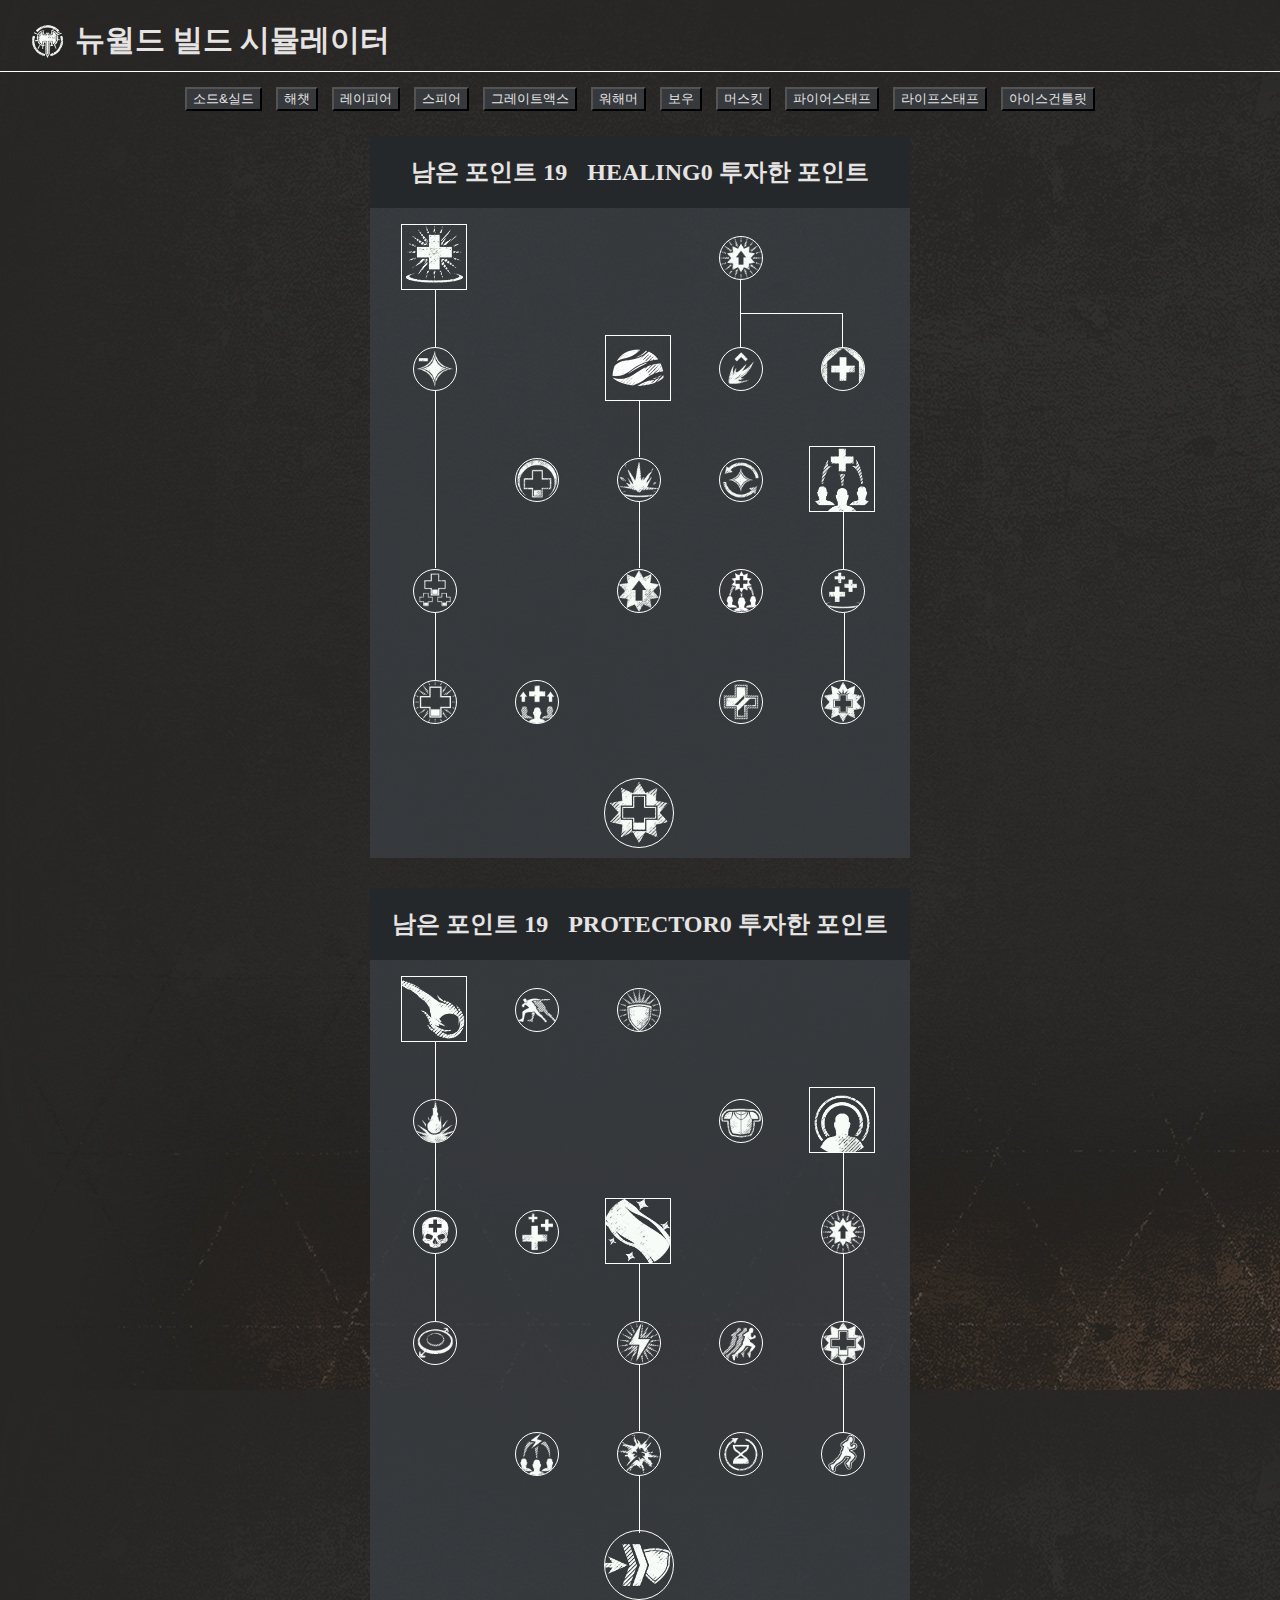
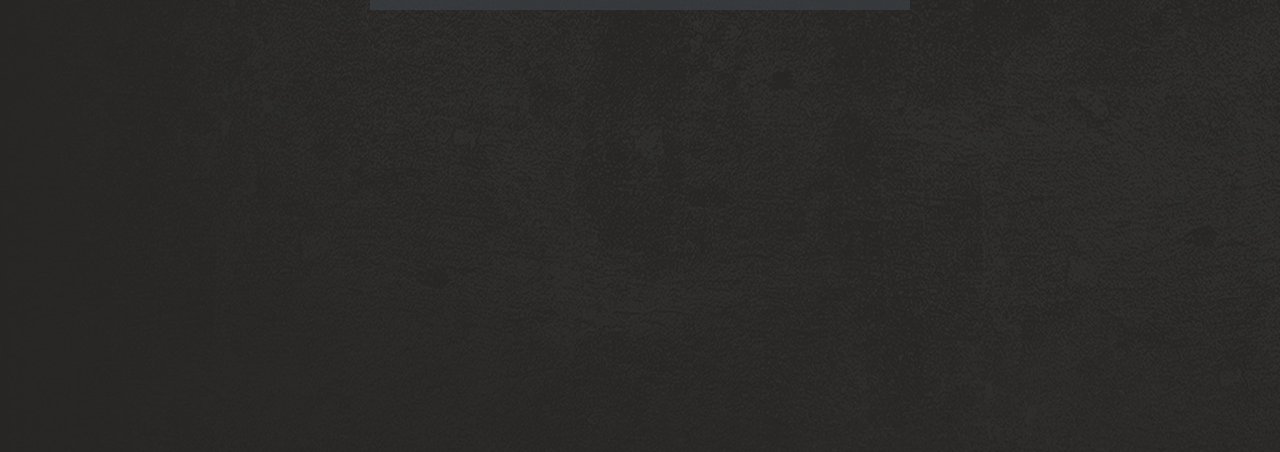
<file: nwbuild-lifestaff.html>
<!DOCTYPE html>
<html>
    <head>
        <title>뉴월드 빌드 시뮬레이터</title>
        <meta id="vp" name="viewport" content="width=device-width, initial-scale=1.0">
        <script>
            window.onload = function() {
                if (screen.width < 540) {
                    var mvp = document.getElementById('vp');
                    mvp.setAttribute('content','user-scalable=no,width=540');
                }
            }
        </script>
        <meta charset="utf-8">
        <link rel = "shorcut icon" href='./NWicon.ico'>
        <link rel='stylesheet' type='text/css' href='./css/style.css'>
        <link rel='stylesheet' type='text/css' href='./css/lines-lifestaff.css'>
        <link rel='stylesheet' type='text/css' href='./css/block-query.css'>
        <link rel='stylesheet' type='text/css' href='./css/tooltips2.css'>
        <link rel='stylesheet' type='text/css' href='./css/images.css'>
        <script src="./js/scripts.js"></script>
    </head>

    <body id=배경>
        <!--네비게이션바-->
        <nav>
            <h1><img class="icon"style="border-color: white; border-width: 1px;" src="./assets/greataxe_reaperultimate_defiantstature.webp"><span id="head">뉴월드 빌드 시뮬레이터</span></h1>
        </nav>
        <nav class="buttons">
            <span><a href="./nwbuild-sns.html"><input type="button" id="button" value="소드&실드"></a></span>
            <span><a href="./nwbuild-hatchet.html"><input type="button" id="button" value="해챗"></a></span>
            <span><a href="./nwbuild-rapier.html"><input type="button" id="button" value="레이피어"></a></span>
            <span><a href="./nwbuild-spear.html"><input type="button" id="button" value="스피어"></a></span>
            <span><a href="./nwbuild-greataxe.html"><input type="button" id="button" value="그레이트액스"></a></span>
            <span><a href="./nwbuild-warhammer.html"><input type="button" id="button" value="워해머"></a></span>
            <span><a href="./nwbuild-bow.html"><input type="button" id="button" value="보우"></a></span>
            <span><a href="./nwbuild-musket.html"><input type="button" id="button" value="머스킷"></a></span>
            <span><a href="./nwbuild-firestaff.html"><input type="button" id="button" value="파이어스태프"></a></span>
            <span><a href="./nwbuild-lifestaff.html"><input type="button" id="button" value="라이프스태프"></a></span>
            <span><a href="./nwbuild-icegauntlet.html"><input type="button" id="button" value="아이스건틀릿"></a></span>
        </nav>
        <!--두 스킬트리-->
        <div class="two-trees">
            <!--<div>
                <h2 class="points">스킬 포인트
                <p><a id="points">19</a></p></h2>
                
                <input type="button" class="buttons" id="button2" value="reset" onclick="
                ResetAtt(this);
                ">
                <div class="hiddenstorage">
                    <p id="Row11">0</p>
                    <p id="Row12">0</p>
                    <p id="Row13">0</p>
                    <p id="Row14">0</p>
                    <p id="Row15">0</p>
                    <p id="Row16">0</p>
                    <p id="Row21">0</p>
                    <p id="Row22">0</p>
                    <p id="Row23">0</p>
                    <p id="Row24">0</p>
                    <p id="Row25">0</p>
                    <p id="Row26">0</p>
                </div>
            </div>-->
            <div class="two-trees2">
                <!--스킬트리1-->
                <div class="tree1">
                    <h2><span id="text">남은 포인트</span>  <a id="points">19</a>HEALING<a id="invested">0</a>  <span id="text">투자한 포인트</span></h2>
                    <div id="grid">
                        <!--1st line-->
                        <div class="tooltip-a">
                            <img id="rw1-1" name="s2" class="image-container-active" style="border-color: white; border-width: 1px;" src="./assets/lifestaffability3.webp" onclick="
                            selec(actskill(this), this);
                            " role="button">
                            <span class="tooltiptext1">
                                <h3>
                                    Divine Embrace
                                </h3>
                                <p>타겟을 무기공격력의 150%만큼 회복한다<br><br>마나 25 소모<br>쿨다운 6초
                                </p>
                            </span>
                        </div>
                        <div class="spacer"></div>
                        <div class="spacer"></div>
                        <div class="tooltip">
                            <img id="rw1-1" name="s7" class="image-container"style="border-color: white; border-width: 1px;" src="./assets/lifestaffability6_mod2.webp" onclick="
                            selec(actskill(this), this);
                            " role="button">
                            <span class="tooltiptext">
                                <h3>
                                    Absolved
                                </h3>
                                <p>약공격과 강공격이 마나를 소모하지 않음</p>
                            </span>
                        </div>
                        <div class="spacer"></div>

                        <!--2nd line-->
                        <div class="tooltip">
                            <img id="rw1-2" name="s2" class="image-container"style="border-color: white; border-width: 1px;" src="./assets/lifestaffability3_mod1.webp" onclick="
                            selec(modskill1(this), this);
                            " role="button">
                            <span class="tooltiptext1">
                                <h3>
                                    Privilege
                                </h3>
                                <p>마나 소모가 20으로 감소</p>
                            </span>
                        </div>
                        <div class="spacer"></div>
                        <div class="tooltip-a">
                            <img id="rw1-2" name="s1" class="image-container-active"style="border-color: white; border-width: 1px;" src="./assets/lifestaffability2.png" onclick="
                            selec(actskill(this), this);
                            " role="button">
                            <span class="tooltiptext">
                                <h3>
                                    Sacred Ground
                                </h3>
                                <p>15초 지속되는 지역을 지정해 그 안에 있는 아군의 체력을 매초 무기공격력의 20%씩 회복한다<br><br>마나 15 소모<br>쿨다운 20초</p>
                            </span>
                        </div>
                        <div class="tooltip">
                            <img id="rw1-2" name="s7" class="image-container"style="border-color: white; border-width: 1px;" src="./assets/lifestaffpassive11.webp" onclick="
                            selec(modskillex(this), this);
                            " role="button">
                            <span class="tooltiptext">
                                <h3>
                                    Mending Touch
                                </h3>
                                <p>강공격이 아군을 통과할 때 디버프를 하나 제거한다</p>
                            </span>
                        </div>
                        <div class="tooltip">
                            <img id="rw1-2" name="s7" class="image-container"style="border-color: white; border-width: 1px;" src="./assets/warhammerpassive8.webp" onclick="
                            selec(modskillex2(this), this);
                            " role="button">
                            <span class="tooltiptext">
                                <h3>
                                    Blissful Touch
                                </h3>
                                <p>약공격이 아군을 통과할때 아군의 체력을 무기공격력의 20% 회복한다</p>
                            </span>
                        </div>
                        
                        <!--3rd line-->
                        <div class="spacer"></div>
                        <div class="tooltip">
                            <img id="rw1-3" class="image-container"style="border-color: white; border-width: 1px;" src="./assets/lifestaffpassive3.webp" onclick="
                            SelDesel3(this);
                            " role="button">
                            <span class="tooltiptext1">
                                <h3>
                                    Desperate Speed
                                </h3>
                                <p>체력 50% 미만의 아군을 회복하면 모든 스킬 쿨다운이 10초 감소한다 (5초에 한번 발동)</p>
                            </span>
                        </div>
                        <div class="tooltip">
                            <img id="rw1-3" name="s1" class="image-container"style="border-color: white; border-width: 1px;" src="./assets/lifestaffability6.webp" onclick="
                            selec(modskill1(this), this);
                            " role="button">
                            <span class="tooltiptext">
                                <h3>
                                    Holy Ground
                                </h3>
                                <p>지역 안에 있으면 스태미나와 마나 재생이 100% 빨라진다</p>
                            </span>
                        </div>
                        <div class="tooltip">
                            <img id="rw1-3" class="image-container"style="border-color: white; border-width: 1px;" src="./assets/lifestaffpassive2.webp" onclick="
                            SelDesel3(this);
                            " role="button">
                            <span class="tooltiptext">
                                <h3>
                                    Revitalize
                                </h3>
                                <p>약공격이 쿨다운을 5% 감소시킨다</p>
                            </span>
                        </div>
                        <div class="tooltip-a">
                            <img id="rw1-3" name="s3" class="image-container-active"style="border-color: white; border-width: 1px;" src="./assets/lifestaffpassive5.webp" onclick="
                            selec(actskill(this), this);
                            " role="button">
                            <span class="tooltiptext">
                                <h3>
                                    Splash Of Light
                                </h3>
                                <p>100m 반경에 자신을 포함한 아군을 무기공격력의 50%만큼 회복<br><br>마나 15 소모<br>쿨다운 15초</p>
                            </span>
                        </div>

                        <!--4th line-->
                        <div class="tooltip">
                            <img id="rw1-4" name="s2" class="image-container"style="border-color: white; border-width: 1px;" src="./assets/hatchetpassive5.webp" onclick="
                            selec(modskill2(this), this);
                            " role="button">
                            <span class="tooltiptext1">
                                <h3>
                                    Shared Struggle
                                </h3>
                                <p>타겟의 체력이 50% 미만이면 반경 8m 내의 아군 한명을 추가로 치유한다</p>
                            </span>
                        </div>
                        <div class="spacer"></div>
                        <div class="tooltip">
                            <img id="rw1-4" name="s1" class="image-container"style="border-color: white; border-width: 1px;" src="./assets/lifestaffability6_mod1.webp" onclick="
                            selec(modskill2(this), this);
                            " role="button">
                            <span class="tooltiptext">
                                <h3>
                                    Blessed
                                </h3>
                                <p>지역 안의 아군의 치유효과 50% 증가</p>
                            </span>
                        </div>
                        <div class="tooltip">
                            <img id="rw1-4" class="image-container"style="border-color: white; border-width: 1px;" src="./assets/lifestaffpassive6.png" onclick="
                            SelDesel4(this);
                            " role="button">
                            <span class="tooltiptext">
                                <h3>
                                    Enchanted Justice
                                </h3>
                                <p>전투 중 피격당하면 주위 4m 반경에 5초간 매초 무기공격력의 10%씩 회복한다 (쿨다운 120초)</p>
                            </span>
                        </div>
                        <div class="tooltip">
                            <img id="rw1-4" name="s3" class="image-container"style="border-color: white; border-width: 1px;" src="./assets/lifestaffability1.webp" onclick="
                            selec(modskill1(this), this);
                            " role="button">
                            <span class="tooltiptext">
                                <h3>
                                    Shared Recovery
                                </h3>
                                <p>체력 50% 미만인 대상을 치유할 시 최대 마나의 3% 회복</p>
                            </span>
                        </div>

                        
                        <!--5th line-->
                        <div class="tooltip">
                            <img id="rw1-5" name="s2" class="image-container"style="border-color: white; border-width: 1px;" src="./assets/hatchetability3_mod2.webp" onclick="
                            selec(modskill3(this), this);
                            " role="button">
                            <span class="tooltiptext1">
                                <h3>
                                    Rebound
                                </h3>
                                <p>추가로 회복된 대상의 체력이 50% 미만이면 8m 반경의 또 다른 아군을 치유한다</p>
                            </span>
                        </div>
                        <div class="tooltip">
                            <img id="rw1-5" class="image-container"style="border-color: white; border-width: 1px;" src="./assets/lifestaffpassive1.webp" onclick="
                            SelDesel5(this);
                            " role="button">
                            <span class="tooltiptext1">
                                <h3>
                                    Sacred Protection
                                </h3>
                                <p>모든 파티원의 치유량 5% 증가</p>
                            </span>
                        </div>
                        <div class="spacer"></div>
                        <div class="tooltip">
                            <img id="rw1-5" class="image-container"style="border-color: white; border-width: 1px;" src="./assets/swordpassive10.webp" onclick="
                            SelDesel5(this);
                            " role="button">
                            <span class="tooltiptext">
                                <h3>
                                    Intensify
                                </h3>
                                <p>강공격 적중 시 10초간 치유량을 10% 증가 (최대 3 스택)</p>
                            </span>
                        </div>
                        <div class="tooltip">
                            <img id="rw1-5" name="s3" class="image-container"style="border-color: white; border-width: 1px;" src="./assets/rapier_evasionpass1_perfectionist.webp" onclick="
                            selec(modskill2(this), this);
                            " role="button">
                            <span class="tooltiptext">
                                <h3>
                                    Purify
                                </h3>
                                <p>디버프 하나 제거</p>
                            </span>
                        </div>
                        
                        <!--6th line-->
                        <div class="spacer"></div>
                        <div class="spacer"></div>
                        <div class="tooltip-u">
                            <img id="rw1-6" class="image-container-ulti"style="border-color: white; border-width: 1px;" src="./assets/swordability1_mod3.webp" onclick="
                            SelDesel6(this);
                            " role="button">
                            <span class="tooltiptext">
                                <h3>
                                    Divine Blessing
                                </h3>
                                <p>체력 50% 미만의 아군을 회복하면 치유량 30% 증가</p>
                            </span>
                        </div>
                        <div class="spacer"></div>
                        <div class="spacer"></div>
                    </div>
                    <p id="hr1"></p> 
                    <p id="hr2"></p> 
                    <p id="hr3"></p> 
                    <p id="hr4"></p> 
                    <p id="hr5"></p> 
                    <p id="hr6"></p>  
                    <p id="hr13"></p> 
                    <p id="hr16"></p> 
                    <p id="hr17"></p>
                    <p id="hr18"></p>  
                </div>
                
                <!--스킬트리2-->
                <div class="tree2">
                    <h2><span id="text">남은 포인트</span>  <a id="points">19</a>PROTECTOR<a id="invested2">0</a>  <span id="text">투자한 포인트</span></h2>
                    <div id="grid">
                        <!--1st line-->
                        <div class="tooltip-a">
                            <img id="rw2-1" name="s5" class="image-container-active"style="border-color: white; border-width: 1px;" src="./assets/firestaffability1.webp" onclick="
                            selec(actskill(this), this);
                            " role="button">
                            <span class="tooltiptext1">
                                <h3>
                                    Orb of Protection
                                </h3>
                                <p>빛 투사체를 날려 20초간 10% 피해감소 효과와 무기공격력의 10% 치유. 적에게 적중시 146% 피해<br><br>마나 16 소모<br>쿨다운 10초</p>
                            </span>
                        </div>
                        <div class="tooltip">
                            <img id="rw2-1" class="image-container"style="border-color: white; border-width: 1px;" src="./assets/bowpassive5.webp" onclick="
                            SelDesel7(this);
                            " role="button">
                            <span class="tooltiptext1">
                                <h3>
                                    Bend Light
                                </h3>
                                <p>회피 후 5초간 치유량 20% 증가</p>
                            </span>
                        </div>
                        <div class="tooltip">
                            <img id="rw2-1" class="image-container"style="border-color: white; border-width: 1px;" src="./assets/lifestaffability3_mod2.webp" onclick="
                            SelDesel7(this);
                            " role="button">
                            <span class="tooltiptext">
                                <h3>
                                    Defensive Light
                                </h3>
                                <p>근접 공격을 방어하면 최대 마나의 5% 회복</p>
                            </span>
                        </div>
                        <div class="spacer"></div>
                        <div class="spacer"></div>
                        
                        <!--2nd line-->
                        <div class="tooltip">
                            <img id="rw2-2" name="s5" class="image-container"style="border-color: white; border-width: 1px;" src="./assets/firestaffability1_mod2.webp" onclick="
                            selec(modskill1(this), this);
                            " role="button">
                            <span class="tooltiptext1">
                                <h3>
                                    Protector's Blessing
                                </h3>
                                <p>투사체가 아군을 적중하면 10초간 초당 무기공격력의 7.5%씩 회복</p>
                            </span>
                        </div>
                        <div class="spacer"></div>
                        <div class="spacer"></div>
                        <div class="tooltip">
                            <img id="rw2-2" class="image-container"style="border-color: white; border-width: 1px;" src="./assets/warhammerpassive5.webp" onclick="
                            SelDesel8(this);
                            " role="button">
                            <span class="tooltiptext">
                                <h3>
                                    Protector's Touch
                                </h3>
                                <p>약공격과 강공격이 3초간 15% 피해감소</p>
                            </span>
                        </div>
                        <div class="tooltip-a">
                            <img id="rw2-2" name="s6" class="image-container-active"style="border-color: white; border-width: 1px;" src="./assets/hatchetpassive3.webp" onclick="
                            selec(actskill(this), this);
                            " role="button">
                            <span class="tooltiptext">
                                <h3>
                                    Beacon
                                </h3>
                                <p>빛 투사체를 날려 무기공격력의 146% 피해를 주고 대상에 붙어 주위 아군의 체력을 매초 20%씩 회복 (10초 지속)<br><br>마나 16 소모<br>쿨다운 35초</p>
                            </span>
                        </div>

                        <!--3rd line-->
                        
                        <div class="tooltip">
                            <img id="rw2-3" name="s5" class="image-container"style="border-color: white; border-width: 1px;" src="./assets/lifestaffpassive8.png" onclick="
                            selec(modskill2(this), this);
                            " role="button">
                            <span class="tooltiptext1">
                                <h3>
                                    Shared Protection
                                </h3>
                                <p>투사체로 아군을 적중하면 자신도 버프를 얻음</p>
                            </span>
                        </div>
                        <div class="tooltip">
                            <img id="rw2-3" class="image-container"style="border-color: white; border-width: 1px;" src="./assets/swordpassive13.webp" onclick="
                            SelDesel9(this);
                            " role="button">
                            <span class="tooltiptext1">
                                <h3>
                                    Protector's Strength
                                </h3>
                                <p>버프를 받고 있는 상태면 치유량 10% 증가</p>
                            </span>
                        </div>
                        <div class="tooltip-a">
                            <img id="rw2-3" name="s4" class="image-container-active"style="border-color: white; border-width: 1px;" src="./assets/lifestaffability4_mod3.webp" onclick="
                            selec(actskill(this), this);
                            " role="button">
                            <span class="tooltiptext">
                                <h3>
                                    Light's Embrace
                                </h3>
                                <p>대상을 무기공격력의 100%만큼 치유. 버프 하나당 회복량 +30% 증가<br><br>마나 18 소모<br>쿨다운 4초</p>
                            </span>
                        </div>
                        <div class="spacer"></div>
                        <div class="tooltip">
                            <img id="rw2-3" name="s6" class="image-container"style="border-color: white; border-width: 1px;" src="./assets/lifestaffability6_mod2.webp" onclick="
                            selec(modskill1(this), this);
                            " role="button">
                            <span class="tooltiptext">
                                <h3>
                                    Infused Light
                                </h3>
                                <p>효과 반경이 50% 늘어남</p>
                            </span>
                        </div>
                        
                        <!--4th line-->
                        <div class="tooltip">
                            <img id="rw2-4" name="s5" class="image-container"style="border-color: white; border-width: 1px;" src="./assets/firestaffability3_mod2.webp" onclick="
                            selec(modskill3(this), this);
                            " role="button">
                            <span class="tooltiptext1">
                                <h3>
                                    Aegis
                                </h3>
                                <p>투사체가 적중 시 3m 반경내 아군 모두에게 효과를 줌</p>
                            </span>
                        </div>
                        <div class="spacer"></div>
                        <div class="tooltip">
                            <img id="rw2-4" name="s4" class="image-container"style="border-color: white; border-width: 1px;" src="./assets/spear_cyclone_bonusstaminaonmultihit.webp" onclick="
                            selec(modskill1(this), this);
                            " role="button">
                            <span class="tooltiptext">
                                <h3>
                                    Inspire
                                </h3>
                                <p>이 스킬로 대상을 치유하면 스태미나 25 회복</p>
                            </span>
                        </div>
                        <div class="tooltip">
                            <img id="rw2-4" class="image-container"style="border-color: white; border-width: 1px;" src="./assets/musketpassive8.webp" onclick="
                            SelDesel10(this);
                            " role="button">
                            <span class="tooltiptext">
                                <h3>
                                    Balance
                                </h3>
                                <p>자신의 체력이 50% 미만일 때 공격을 받으면 5초간 이동속도 10% 증가 (쿨다운 20초)</p>
                            </span>
                        </div>
                        <div class="tooltip">
                            <img id="rw2-4" name="s6" class="image-container"style="border-color: white; border-width: 1px;" src="./assets/spear_bonusdmgvslowhp.webp" onclick="
                            selec(modskill2(this), this);
                            " role="button">
                            <span class="tooltiptext">
                                <h3>
                                    Radiance's Blessing
                                </h3>
                                <p>투사체가 5초 더 지속한다</p>
                            </span>
                        </div>
                        
                        <!--5th line-->
                        <div class="spacer"></div>
                        <div class="tooltip">
                            <img id="rw2-5" class="image-container"style="border-color: white; border-width: 1px;" src="./assets/lifestaffpassive7.webp" onclick="
                            SelDesel11(this);
                            " role="button">
                            <span class="tooltiptext1">
                                <h3>
                                    Spirits United
                                </h3>
                                <p>자신과 파티원의 마나 재생력 3% 증가</p>
                            </span>
                        </div>
                        <div class="tooltip">
                            <img id="rw2-5" name="s4" class="image-container"style="border-color: white; border-width: 1px;" src="./assets/warhammerability5.webp" onclick="
                            selec(modskill2(this), this);
                            " role="button">
                            <span class="tooltiptext">
                                <h3>
                                    Connection
                                </h3>
                                <p>이 기술로 대상을 치유하면 대상에게 걸린 버프 하나당 최대 마나의 1% 회복</p>
                            </span>
                        </div>
                        <div class="tooltip">
                            <img id="rw2-5" class="image-container"style="border-color: white; border-width: 1px;" src="./assets/musketability3_mod2.webp" onclick="
                            SelDesel11(this);
                            " role="button">
                            <span class="tooltiptext">
                                <h3>
                                    Glowing Focus
                                </h3>
                                <p>내가 준 버프의 지속시간 20% 증가</p>
                            </span>
                        </div>
                        <div class="tooltip">
                            <img id="rw2-5" name="s6" class="image-container"style="border-color: white; border-width: 1px;" src="./assets/hatchetability4_mod1.webp" onclick="
                            selec(modskill3(this), this);
                            " role="button">
                            <span class="tooltiptext">
                                <h3>
                                    Speed of Light
                                </h3>
                                <p>이 기술로 대상을 회복하면 3초간 이동속도 20% 증가 버프도 부여</p>
                            </span>
                        </div>
                        
                        <!--6th line-->
                        <div class="spacer"></div>
                        <div class="spacer"></div>
                        <div class="tooltip-u">
                            <img id="rw2-6" name="s4" class="image-container-ulti"style="border-color: white; border-width: 1px;" src="./assets/spear_perforate_bonusblockpushback.webp" onclick="
                            selec(modskill3(this), this);
                            " role="button">
                            <span class="tooltiptext">
                                <h3>
                                    Magnify
                                </h3>
                                <p>이 기술로 치유 시 내가 준 버프 지속시간 2초 연장</p>
                            </span>
                        </div>
                        <div class="spacer"></div>
                        <div class="spacer"></div>
                        <p id="hr7"></p> 
                        <p id="hr8"></p> 
                        <p id="hr9"></p> 
                        <p id="hr10"></p> 
                        <p id="hr11"></p> 
                        <p id="hr12"></p>  
                        <p id="hr14"></p>  
                        <p id="hr15"></p>
                        <p id="hr19"></p>
                    </div>
                </div>
            </div>
        </div>

        

    </body>
    <footer>
        <div class="hiddenstorage">
            <p id="Row11">0</p>
            <p id="Row12">0</p>
            <p id="Row13">0</p>
            <p id="Row14">0</p>
            <p id="Row15">0</p>
            <p id="Row16">0</p>
            <p id="Row21">0</p>
            <p id="Row22">0</p>
            <p id="Row23">0</p>
            <p id="Row24">0</p>
            <p id="Row25">0</p>
            <p id="Row26">0</p>
        </div>
      </footer>
</file>
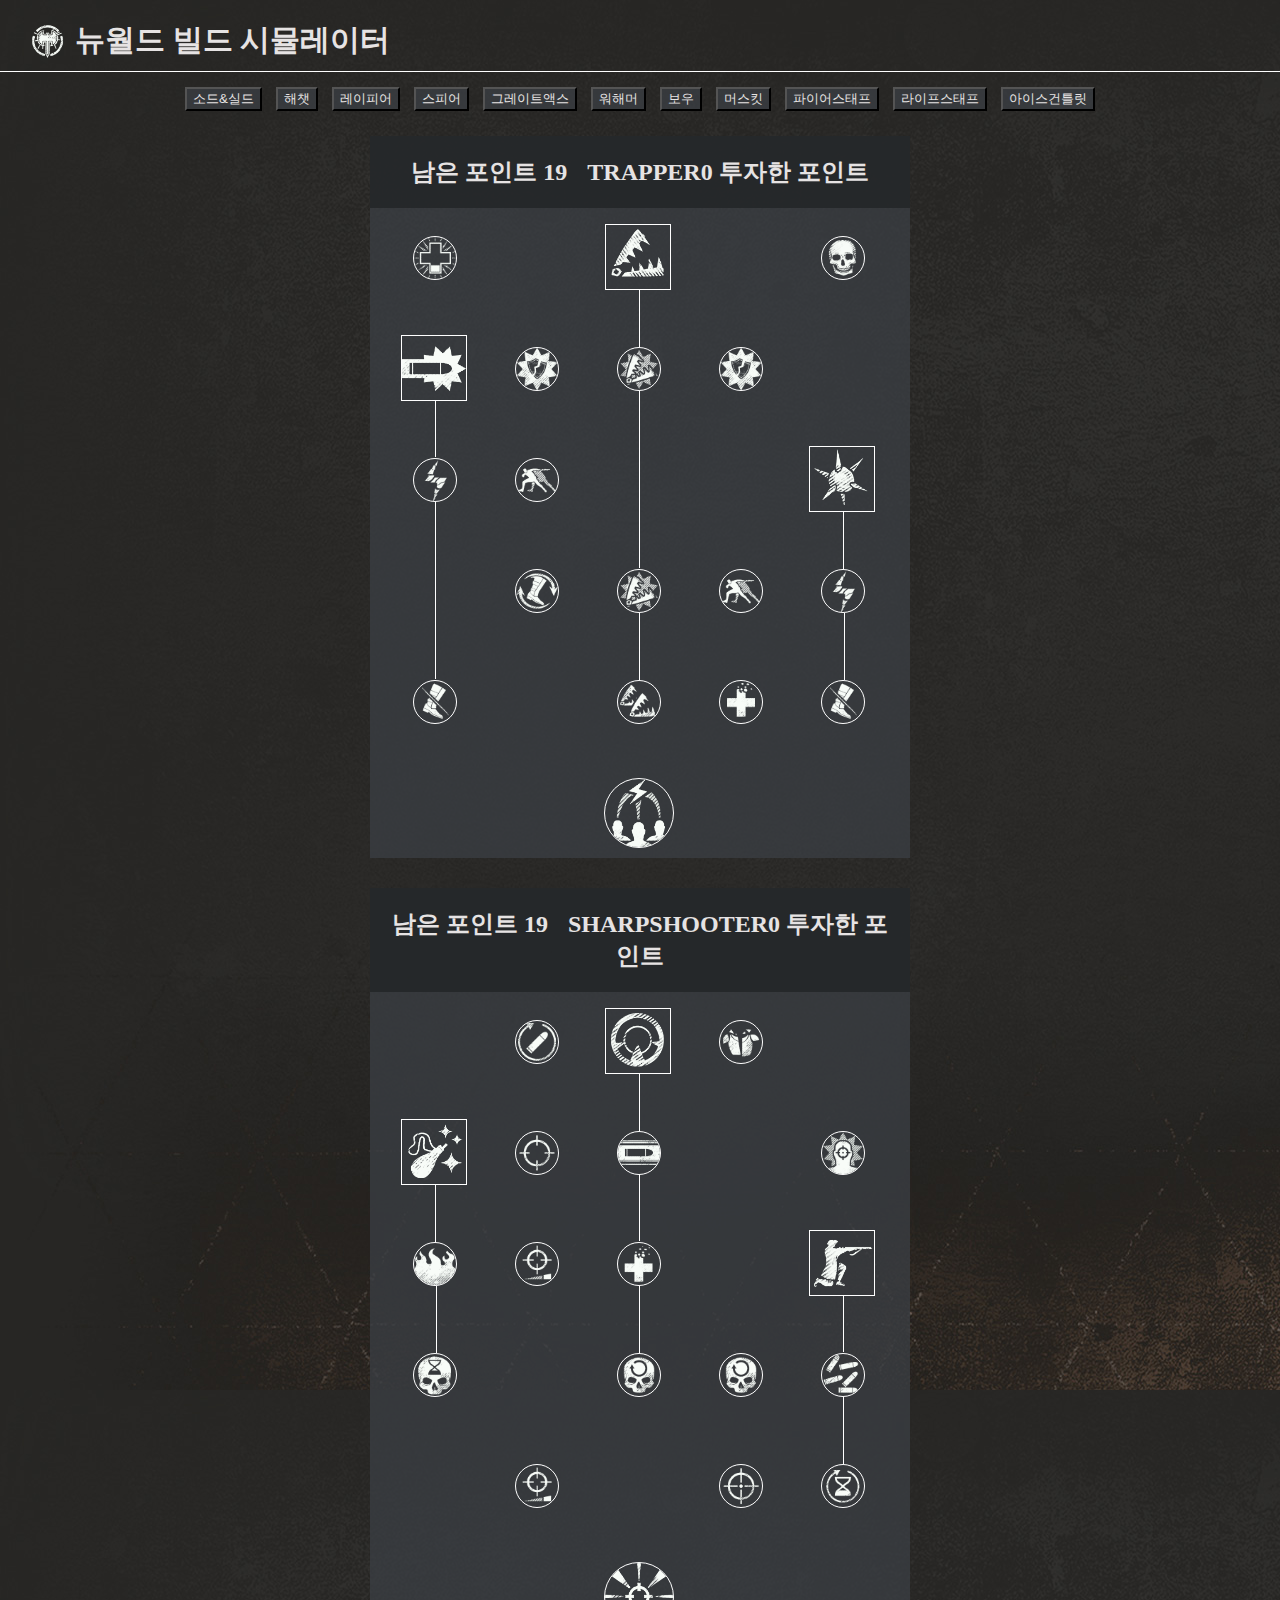
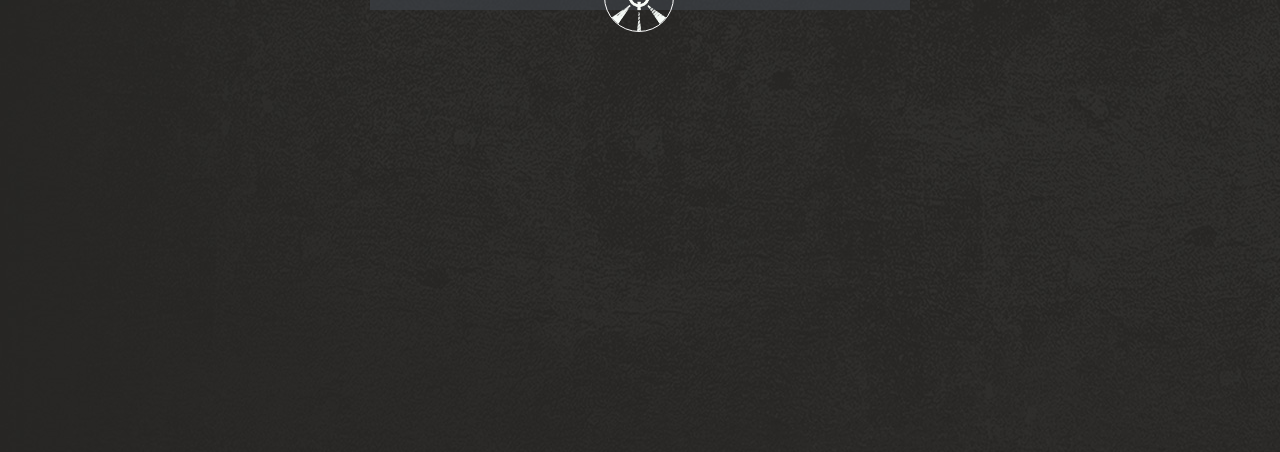
<file: nwbuild-musket.html>
<!DOCTYPE html>
<html>
    <head>
        <title>뉴월드 빌드 시뮬레이터</title>
        <meta id="vp" name="viewport" content="width=device-width, initial-scale=1.0">
        <script>
            window.onload = function() {
                if (screen.width < 540) {
                    var mvp = document.getElementById('vp');
                    mvp.setAttribute('content','user-scalable=no,width=540');
                }
            }
        </script>
        <meta charset="utf-8">
        <link rel = "shorcut icon" href='./NWicon.ico'>
        <link rel='stylesheet' type='text/css' href='./css/style.css'>
        <link rel='stylesheet' type='text/css' href='./css/lines-musket.css'>
        <link rel='stylesheet' type='text/css' href='./css/block-query.css'>
        <link rel='stylesheet' type='text/css' href='./css/tooltips2.css'>
        <link rel='stylesheet' type='text/css' href='./css/images.css'>
        <script src="./js/scripts.js"></script>
    </head>

    <body id=배경>
        <!--네비게이션바-->
        <nav>
            <h1><img class="icon"style="border-color: white; border-width: 1px;" src="./assets/greataxe_reaperultimate_defiantstature.webp"><span id="head">뉴월드 빌드 시뮬레이터</span></h1>
        </nav>
        <nav class="buttons">
            <span><a href="./nwbuild-sns.html"><input type="button" id="button" value="소드&실드"></a></span>
            <span><a href="./nwbuild-hatchet.html"><input type="button" id="button" value="해챗"></a></span>
            <span><a href="./nwbuild-rapier.html"><input type="button" id="button" value="레이피어"></a></span>
            <span><a href="./nwbuild-spear.html"><input type="button" id="button" value="스피어"></a></span>
            <span><a href="./nwbuild-greataxe.html"><input type="button" id="button" value="그레이트액스"></a></span>
            <span><a href="./nwbuild-warhammer.html"><input type="button" id="button" value="워해머"></a></span>
            <span><a href="./nwbuild-bow.html"><input type="button" id="button" value="보우"></a></span>
            <span><a href="./nwbuild-musket.html"><input type="button" id="button" value="머스킷"></a></span>
            <span><a href="./nwbuild-firestaff.html"><input type="button" id="button" value="파이어스태프"></a></span>
            <span><a href="./nwbuild-lifestaff.html"><input type="button" id="button" value="라이프스태프"></a></span>
            <span><a href="./nwbuild-icegauntlet.html"><input type="button" id="button" value="아이스건틀릿"></a></span>
        </nav>
        <!--두 스킬트리-->
        <div class="two-trees">
            <!--<div>
                <h2 class="points">스킬 포인트
                <p><a id="points">19</a></p></h2>
                
                <input type="button" class="buttons" id="button2" value="reset" onclick="
                ResetAtt(this);
                ">
                <div class="hiddenstorage">
                    <p id="Row11">0</p>
                    <p id="Row12">0</p>
                    <p id="Row13">0</p>
                    <p id="Row14">0</p>
                    <p id="Row15">0</p>
                    <p id="Row16">0</p>
                    <p id="Row21">0</p>
                    <p id="Row22">0</p>
                    <p id="Row23">0</p>
                    <p id="Row24">0</p>
                    <p id="Row25">0</p>
                    <p id="Row26">0</p>
                </div>
            </div>-->
            <div class="two-trees2">
                <!--스킬트리1-->
                <div class="tree1">
                    <h2><span id="text">남은 포인트</span>  <a id="points">19</a>TRAPPER<a id="invested">0</a>  <span id="text">투자한 포인트</span></h2>
                    <div id="grid">
                        <!--1st line-->
                        <div class="tooltip">
                            <img id="rw1-1" class="image-container"style="border-color: white; border-width: 1px;" src="./assets/hatchetability3_mod2.webp" onclick="
                            SelDesel(this);
                            " role="button">
                            <span class="tooltiptext1">
                                <h3>
                                    Salt On The Wounds
                                </h3>
                                <p>체력 30% 미만의 적에게 피해 증가 10%</p>
                            </span>
                        </div>
                        <div class="spacer"></div>
                        <div class="tooltip-a">
                            <img id="rw1-1" name="s1" class="image-container-active" style="border-color: white; border-width: 1px;" src="./assets/musketability4.webp" onclick="
                            selec(actskill(this), this);
                            " role="button">
                            <span class="tooltiptext">
                                <h3>
                                    Traps
                                </h3>
                                <p>20초 지속되는 덫은 던진다. <br>덫을 밟은 상대는 이동불가 3초
                                    <br><br>쿨다운 20초
                                </p>
                            </span>
                        </div>
                        <div class="spacer"></div>
                        <div class="tooltip">
                            <img id="rw1-1" class="image-container"style="border-color: white; border-width: 1px;" src="./assets/musketability3.webp" onclick="
                            SelDesel(this);
                            " role="button">
                            <span class="tooltiptext">
                                <h3>
                                    Back It Up
                                </h3>
                                <p>8미터 반경에 적이 있으면<br>이동속도와 조준이동속도 10% 증가</p>
                            </span>
                        </div>
                        <!--2nd line-->
                        <div class="tooltip-a">
                            <img id="rw1-2" name="s2" class="image-container-active"style="border-color: white; border-width: 1px;" src="./assets/musketability2_mod2.webp" onclick="
                            selec(actskill(this), this);
                            " role="button">
                            <span class="tooltiptext1">
                                <h3>
                                    Stopping Power
                                </h3>
                                <p>화약을 과장전시켜 다음 사격이 무기공격력의 120% 피해를 입히며 움추리게하고 3미터 밀쳐냄. 다른 과장전 기술과 같이 쓸 수 없음<br><br>쿨다운 18초</p>
                            </span>
                        </div>
                        <div class="tooltip">
                            <img id="rw1-2" class="image-container"style="border-color: white; border-width: 1px;" src="./assets/spear_vaultkick_empoweronblockbreak.webp" onclick="
                            SelDesel2(this);
                            " role="button">
                            <span class="tooltiptext1">
                                <h3>
                                    Weakened Defense
                                </h3>
                                <p>탄환이 방패에 막히면 입는 스태미나 피해 50% 증가. 방패에 막히지 않으면 방어 관통 10%</p>
                            </span>
                        </div>
                        <div class="tooltip">
                            <img id="rw1-2" name="s1" class="image-container"style="border-color: white; border-width: 1px;" src="./assets/musketability4_mod1.webp" onclick="
                            selec(modskill1(this), this);
                            " role="button">
                            <span class="tooltiptext">
                                <h3>
                                    Trapped Damage
                                </h3>
                                <p>덫을 밟으면 3초간 20% 증가된 피해를 입음</p>
                            </span>
                        </div>
                        <div class="tooltip">
                            <img id="rw1-2" class="image-container"style="border-color: white; border-width: 1px;" src="./assets/spear_vaultkick_empoweronblockbreak.webp" onclick="
                            SelDesel2(this);
                            " role="button">
                            <span class="tooltiptext">
                                <h3>
                                    Empowering Weakness
                                </h3>
                                <p>디버프 걸린 상대를 적중시키면 5초간 5% 피해 증가</p>
                            </span>
                        </div>
                        <div class="spacer"></div>
                        
                        <!--3rd line-->
                        
                        <div class="tooltip">
                            <img id="rw1-3" name="s2" class="image-container"style="border-color: white; border-width: 1px;" src="./assets/spear_vaultkick_alwaysdostaminadmg.webp" onclick="
                            selec(modskill1(this), this);
                            " role="button">
                            <span class="tooltiptext1">
                                <h3>
                                    Lasting Impreassion
                                </h3>
                                <p>탈진 디버프 부여. 8초간 스태미나 회복을 10% 감소 시킨다.</p>
                            </span>
                        </div>
                        <div class="tooltip">
                            <img id="rw1-3" class="image-container"style="border-color: white; border-width: 1px;" src="./assets/bowpassive5.webp" onclick="
                            SelDesel3(this);
                            " role="button">
                            <span class="tooltiptext1">
                                <h3>
                                    Hustle
                                </h3>
                                <p>회피 후 3초간 이동속도 증가 10%</p>
                            </span>
                        </div>
                        <div class="spacer"></div>
                        <div class="spacer"></div>
                        <div class="tooltip-a">
                            <img id="rw1-3" name="s3" class="image-container-active"style="border-color: white; border-width: 1px;" src="./assets/musketability6.webp" onclick="
                            selec(actskill(this), this);
                            " role="button">
                            <span class="tooltiptext">
                                <h3>
                                    Sticky Bomb
                                </h3>
                                <p>접착 폭탄을 던져서 붙인다. 3초 후 폭발하며 3m 반경의 모든 적에게 무기공격력의 175% 피해를 입힘<br><br>쿨다운 12초</p>
                            </span>
                        </div>

                        <!--4th line-->
                        <div class="spacer"></div>
                        <div class="tooltip">
                            <img id="rw1-4" class="image-container"style="border-color: white; border-width: 1px;" src="./assets/rapier_ability6mod2_minortempo.webp" onclick="
                            SelDesel4(this);
                            " role="button">
                            <span class="tooltiptext1">
                                <h3>
                                    Energy Burst
                                </h3>
                                <p>디버프 걸린 적 적중시 스태미나 5 회복</p>
                            </span>
                        </div>
                        <div class="tooltip">
                            <img id="rw1-4" name="s1" class="image-container"style="border-color: white; border-width: 1px;" src="./assets/musketability4_mod1.webp" onclick="
                            selec(modskill2(this), this);
                            " role="button">
                            <span class="tooltiptext">
                                <h3>
                                    Scent of Blood
                                </h3>
                                <p>덫에 걸린 적을 적중할 시 피해량의 100% 회복</p>
                            </span>
                        </div>
                        <div class="tooltip">
                            <img id="rw1-4" class="image-container"style="border-color: white; border-width: 1px;" src="./assets/bowpassive5.webp" onclick="
                            SelDesel4(this);
                            " role="button">
                            <span class="tooltiptext">
                                <h3>
                                    Tactical Reload
                                </h3>
                                <p>회피하면 장전됨 (6초에 한번)</p>
                            </span>
                        </div>
                        <div class="tooltip">
                            <img id="rw1-4" name="s3" class="image-container"style="border-color: white; border-width: 1px;" src="./assets/spear_vaultkick_alwaysdostaminadmg.webp" onclick="
                            selec(modskill1(this), this);
                            " role="button">
                            <span class="tooltiptext">
                                <h3>
                                    Unflinching Walk
                                </h3>
                                <p>접착폭탄이 피해를 가하면 스태미나 40 회복</p>
                            </span>
                        </div>

                        
                        <!--5th line-->
                        <div class="tooltip">
                            <img id="rw1-5" name="s2" class="image-container"style="border-color: white; border-width: 1px;" src="./assets/musketpassive6.webp" onclick="
                            selec(modskill2(this), this);
                            " role="button">
                            <span class="tooltiptext1">
                                <h3>
                                    Supplementary Repulsion
                                </h3>
                                <p>적중시 8초간 10% 이동속도 감소 디버프</p>
                            </span>
                        </div>
                        <div class="spacer"></div>
                        <div class="tooltip">
                            <img id="rw1-5" name="s1" class="image-container"style="border-color: white; border-width: 1px;" src="./assets/musketability4_mod2.webp" onclick="
                            selec(modskill3(this), this);
                            " role="button">
                            <span class="tooltiptext">
                                <h3>
                                    Double Trap
                                </h3>
                                <p>덫을 두 개 소지할 수 있음</p>
                            </span>
                        </div>
                        <div class="tooltip">
                            <img id="rw1-5" class="image-container"style="border-color: white; border-width: 1px;" src="./assets/spear_skewer_bonusdmgvsmaxhp.webp" onclick="
                            SelDesel5(this);
                            " role="button">
                            <span class="tooltiptext">
                                <h3>
                                    Kick'em When They're Down
                                </h3>
                                <p>군중제어효과를 받는 적에게 10% 피해 증가</p>
                            </span>
                        </div>
                        <div class="tooltip">
                            <img id="rw1-5" name="s3" class="image-container"style="border-color: white; border-width: 1px;" src="./assets/musketpassive6.webp" onclick="
                            selec(modskill2(this), this);
                            " role="button">
                            <span class="tooltiptext">
                                <h3>
                                    Sticky Slow
                                </h3>
                                <p>접착폭탄에 피해를 입으면 3초간 이동속도 15% 감소 디버프</p>
                            </span>
                        </div>
                        
                        <!--6th line-->
                        <div class="spacer"></div>
                        <div class="spacer"></div>
                        <div class="tooltip-u">
                            <img id="rw1-6" class="image-container-ulti"style="border-color: white; border-width: 1px;" src="./assets/lifestaffpassive7.webp" onclick="
                            SelDesel6(this);
                            " role="button">
                            <span class="tooltiptext">
                                <h3>
                                    Lethal Combo
                                </h3>
                                <p>TRAPPER 스킬트리로 디버프를 걸면<br>걸린 적에게<br>머스킷 피해 20% 증가</p>
                            </span>
                        </div>
                        <div class="spacer"></div>
                        <div class="spacer"></div>
                    </div>
                    <p id="hr1"></p> 
                    <p id="hr2"></p> 
                    <p id="hr3"></p> 
                    <p id="hr4"></p> 
                    <p id="hr5"></p> 
                    <p id="hr6"></p>  
                    <p id="hr13"></p> 
                </div>
                
                <!--스킬트리2-->
                <div class="tree2">
                    <h2><span id="text">남은 포인트</span>  <a id="points">19</a>SHARPSHOOTER<a id="invested2">0</a>  <span id="text">투자한 포인트</span></h2>
                    <div id="grid">
                        <!--1st line-->
                        <div class="spacer"></div>
                        <div class="tooltip">
                            <img id="rw2-1" class="image-container"style="border-color: white; border-width: 1px;" src="./assets/musketability1_mod1.webp" onclick="
                            SelDesel7(this);
                            " role="button">
                            <span class="tooltiptext1">
                                <h3>
                                    Critical Reload
                                </h3>
                                <p>5초 간격으로 헤드샷을 3번 맞추면 즉시 재장전한다</p>
                            </span>
                        </div>
                        <div class="tooltip-a">
                            <img id="rw2-1" name="s4" class="image-container-active"style="border-color: white; border-width: 1px;" src="./assets/musketability1.webp" onclick="
                            selec(actskill(this), this);
                            " role="button">
                            <span class="tooltiptext">
                                <h3>
                                    Power Shot
                                </h3>
                                <p>화약을 과장전해 다음 사격이 무기공격력의 150% 피해를 입힘. 다른 과장전 스킬과 같이 쓸 수 없다<br><br>쿨다운 15초</p>
                            </span>
                        </div>
                        <div class="tooltip">
                            <img id="rw2-1" class="image-container"style="border-color: white; border-width: 1px;" src="./assets/musketpassive11.webp" onclick="
                            SelDesel7(this);
                            " role="button">
                            <span class="tooltiptext">
                                <h3>
                                    Called Shot
                                </h3>
                                <p>3초 이상 조준 시 5% 피해 증가</p>
                            </span>
                        </div>
                        <div class="spacer"></div>
                        
                        <!--2nd line-->
                        <div class="tooltip-a">
                            <img id="rw2-2" name="s5" class="image-container-active"style="border-color: white; border-width: 1px;" src="./assets/musketability1_mod3.png" onclick="
                            selec(actskill(this), this);
                            " role="button">
                            <span class="tooltiptext1">
                                <h3>
                                    Powder Burn
                                </h3>
                                <p>화약을 과장전해 다음 사격이 무기공격력의 110% 피해를 입힌다. 적중 시 9초간 매초 20% 피해를 주는 화상효과. 다른 과장전 스킬과 중첩 불가능<br><br>쿨다운 22초</p>
                            </span>
                        </div>
                        <div class="tooltip">
                            <img id="rw2-2" class="image-container"style="border-color: white; border-width: 1px;" src="./assets/bowpassive2.webp" onclick="
                            SelDesel8(this);
                            " role="button">
                            <span class="tooltiptext1">
                                <h3>
                                    Greater Accuracy
                                </h3>
                                <p>조준 안해도 명중률에 패널티 없음</p>
                            </span>
                        </div>
                        <div class="tooltip">
                            <img id="rw2-2" name="s4" class="image-container"style="border-color: white; border-width: 1px;" src="./assets/musketability1_mod2.webp" onclick="
                            selec(modskill1(this), this);
                            " role="button">
                            <span class="tooltiptext">
                                <h3>
                                    Initial Engagement
                                </h3>
                                <p>Power Shot 스킬 명중 시 5초간 10% 피해 증가</p>
                            </span>
                        </div>
                        <div class="spacer"></div>
                        <div class="tooltip">
                            <img id="rw2-2" class="image-container"style="border-color: white; border-width: 1px;" src="./assets/musketpassive5.webp" onclick="
                            SelDesel8(this);
                            " role="button">
                            <span class="tooltiptext">
                                <h3>
                                    Empowering Headshot
                                </h3>
                                <p>헤드샷 적중 시 5초간 10% 피해 증가</p>
                            </span>
                        </div>

                        <!--3rd line-->
                        
                        <div class="tooltip">
                            <img id="rw2-3" name="s5" class="image-container"style="border-color: white; border-width: 1px;" src="./assets/firestaffability5_mod1.webp" onclick="
                            selec(modskill1(this), this);
                            " role="button">
                            <span class="tooltiptext1">
                                <h3>
                                    Backdraft
                                </h3>
                                <p>화상효과를 입은 적 상대로 일반 공격이 12% 증가된 피해를 입힘</p>
                            </span>
                        </div>
                        <div class="tooltip">
                            <img id="rw2-3" class="image-container"style="border-color: white; border-width: 1px;" src="./assets/musketpassive1.webp" onclick="
                            SelDesel9(this);
                            " role="button">
                            <span class="tooltiptext1">
                                <h3>
                                    Ballistic Advantage
                                </h3>
                                <p>탄알이 50m 이상 날아가도 데미지가 줄지 않음</p>
                            </span>
                        </div>
                        <div class="tooltip">
                            <img id="rw2-3" name="s4" class="image-container"style="border-color: white; border-width: 1px;" src="./assets/musketpassive3.webp" onclick="
                            selec(modskill2(this), this);
                            " role="button">
                            <span class="tooltiptext">
                                <h3>
                                    First Blood
                                </h3>
                                <p>최대 체력의 적에게 10% 증가된 피해</p>
                            </span>
                        </div>
                        <div class="spacer"></div>
                        <div class="tooltip-a">
                            <img id="rw2-3" name="s6" class="image-container-active"style="border-color: white; border-width: 1px;" src="./assets/musketability2.webp" onclick="
                            selec(actskill(this), this);
                            " role="button">
                            <span class="tooltiptext">
                                <h3>
                                    Shooter's Stance
                                </h3>
                                <p>사격자세를 취해 이동 불가 상태가 되며 재장전 시간이 75% 감소한다. 3번의 사격 후 일어선다<br><br>쿨다운 20초</p>
                            </span>
                        </div>
                        
                        <!--4th line-->
                        <div class="tooltip">
                            <img id="rw2-4" name="s5" class="image-container"style="border-color: white; border-width: 1px;" src="./assets/firestaffability2_mod2.webp" onclick="
                            selec(modskill2(this), this);
                            " role="button">
                            <span class="tooltiptext1">
                                <h3>
                                    Chronic Trauma
                                </h3>
                                <p>Powder Burn 스킬이 헤드샷을 맞추면 화상효과가 13초로 늘어난다</p>
                            </span>
                        </div>
                        <div class="spacer"></div>
                        <div class="tooltip">
                            <img id="rw2-4" name="s4" class="image-container"style="border-color: white; border-width: 1px;" src="./assets/hatchetability2_mod3.webp" onclick="
                            selec(modskill3(this), this);
                            " role="button">
                            <span class="tooltiptext">
                                <h3>
                                    Bullseye
                                </h3>
                                <p>Power Shot의 헤드샷이 쿨다운을 15% 감소시킨다</p>
                            </span>
                        </div>
                        
                        <div class="tooltip">
                            <img id="rw2-4" class="image-container"style="border-color: white; border-width: 1px;" src="./assets/hatchetability2_mod3.webp" onclick="
                            SelDesel10(this);
                            " role="button">
                            <span class="tooltiptext">
                                <h3>
                                    Called Shot Resupply
                                </h3>
                                <p>일반 공격으로 헤드샷을 맞추면 전체 스킬 쿨다운 10% 감소</p>
                            </span>
                        </div>
                        <div class="tooltip">
                            <img id="rw2-4" name="s6" class="image-container"style="border-color: white; border-width: 1px;" src="./assets/musketability2_mod1.webp" onclick="
                            selec(modskill1(this), this);
                            " role="button">
                            <span class="tooltiptext">
                                <h3>
                                    Shoot More
                                </h3>
                                <p>사격자세로 발사하는 탄환 5발로 증가</p>
                            </span>
                        </div>
                        
                        <!--5th line-->
                        <div class="spacer"></div>
                        <div class="tooltip">
                            <img id="rw2-5" class="image-container"style="border-color: white; border-width: 1px;" src="./assets/musketpassive1.webp" onclick="
                            SelDesel11(this);
                            " role="button">
                            <span class="tooltiptext1">
                                <h3>
                                    Hit Your Mark
                                </h3>
                                <p>타겟이 멀수록 헤드샷과 치명타 피해가 증가. 100m에서 최대 15% 증가</p>
                            </span>
                        </div>
                        <div class="spacer"></div>
                        <div class="tooltip">
                            <img id="rw2-5" class="image-container"style="border-color: white; border-width: 1px;" src="./assets/musketpassive2.webp" onclick="
                            SelDesel11(this);
                            " role="button">
                            <span class="tooltiptext">
                                <h3>
                                    Heightened Precision
                                </h3>
                                <p>조준 시 명중할 때마다 2.5% 피해 증가. 조준을 풀거나 사격간격이 5초를 넘기면 효과가 사라짐 (최대 6 스택)</p>
                            </span>
                        </div>
                        <div class="tooltip">
                            <img id="rw2-5" name="s6" class="image-container"style="border-color: white; border-width: 1px;" src="./assets/musketability3_mod2.webp" onclick="
                            selec(modskill2(this), this);
                            " role="button">
                            <span class="tooltiptext">
                                <h3>
                                    Marksman
                                </h3>
                                <p>연속된 3발이 같은 대상을 맞추면 다른 스킬 쿨다운 25% 감소</p>
                            </span>
                        </div>
                        
                        <!--6th line-->
                        <div class="spacer"></div>
                        <div class="spacer"></div>
                        <div class="tooltip-u">
                            <img id="rw2-6" class="image-container-ulti"style="border-color: white; border-width: 1px;" src="./assets/musketpassive4.webp" onclick="
                            SelDesel12(this);
                            " role="button">
                            <span class="tooltiptext">
                                <h3>
                                    Sniper
                                </h3>
                                <p>3배율을 달아 마우스휠로 줌 할 수 있음. 헤드샷 데미지 15% 증가</p>
                            </span>
                        </div>
                        <div class="spacer"></div>
                        <div class="spacer"></div>
                        <p id="hr7"></p> 
                        <p id="hr8"></p> 
                        <p id="hr9"></p> 
                        <p id="hr10"></p> 
                        <p id="hr11"></p> 
                        <p id="hr12"></p>  
                        <p id="hr14"></p>  
                        <p id="hr15"></p>  
                    </div>
                </div>
            </div>
        </div>

        

    </body>
    <footer>
        <div class="hiddenstorage">
            <p id="Row11">0</p>
            <p id="Row12">0</p>
            <p id="Row13">0</p>
            <p id="Row14">0</p>
            <p id="Row15">0</p>
            <p id="Row16">0</p>
            <p id="Row21">0</p>
            <p id="Row22">0</p>
            <p id="Row23">0</p>
            <p id="Row24">0</p>
            <p id="Row25">0</p>
            <p id="Row26">0</p>
        </div>
      </footer>
</file>
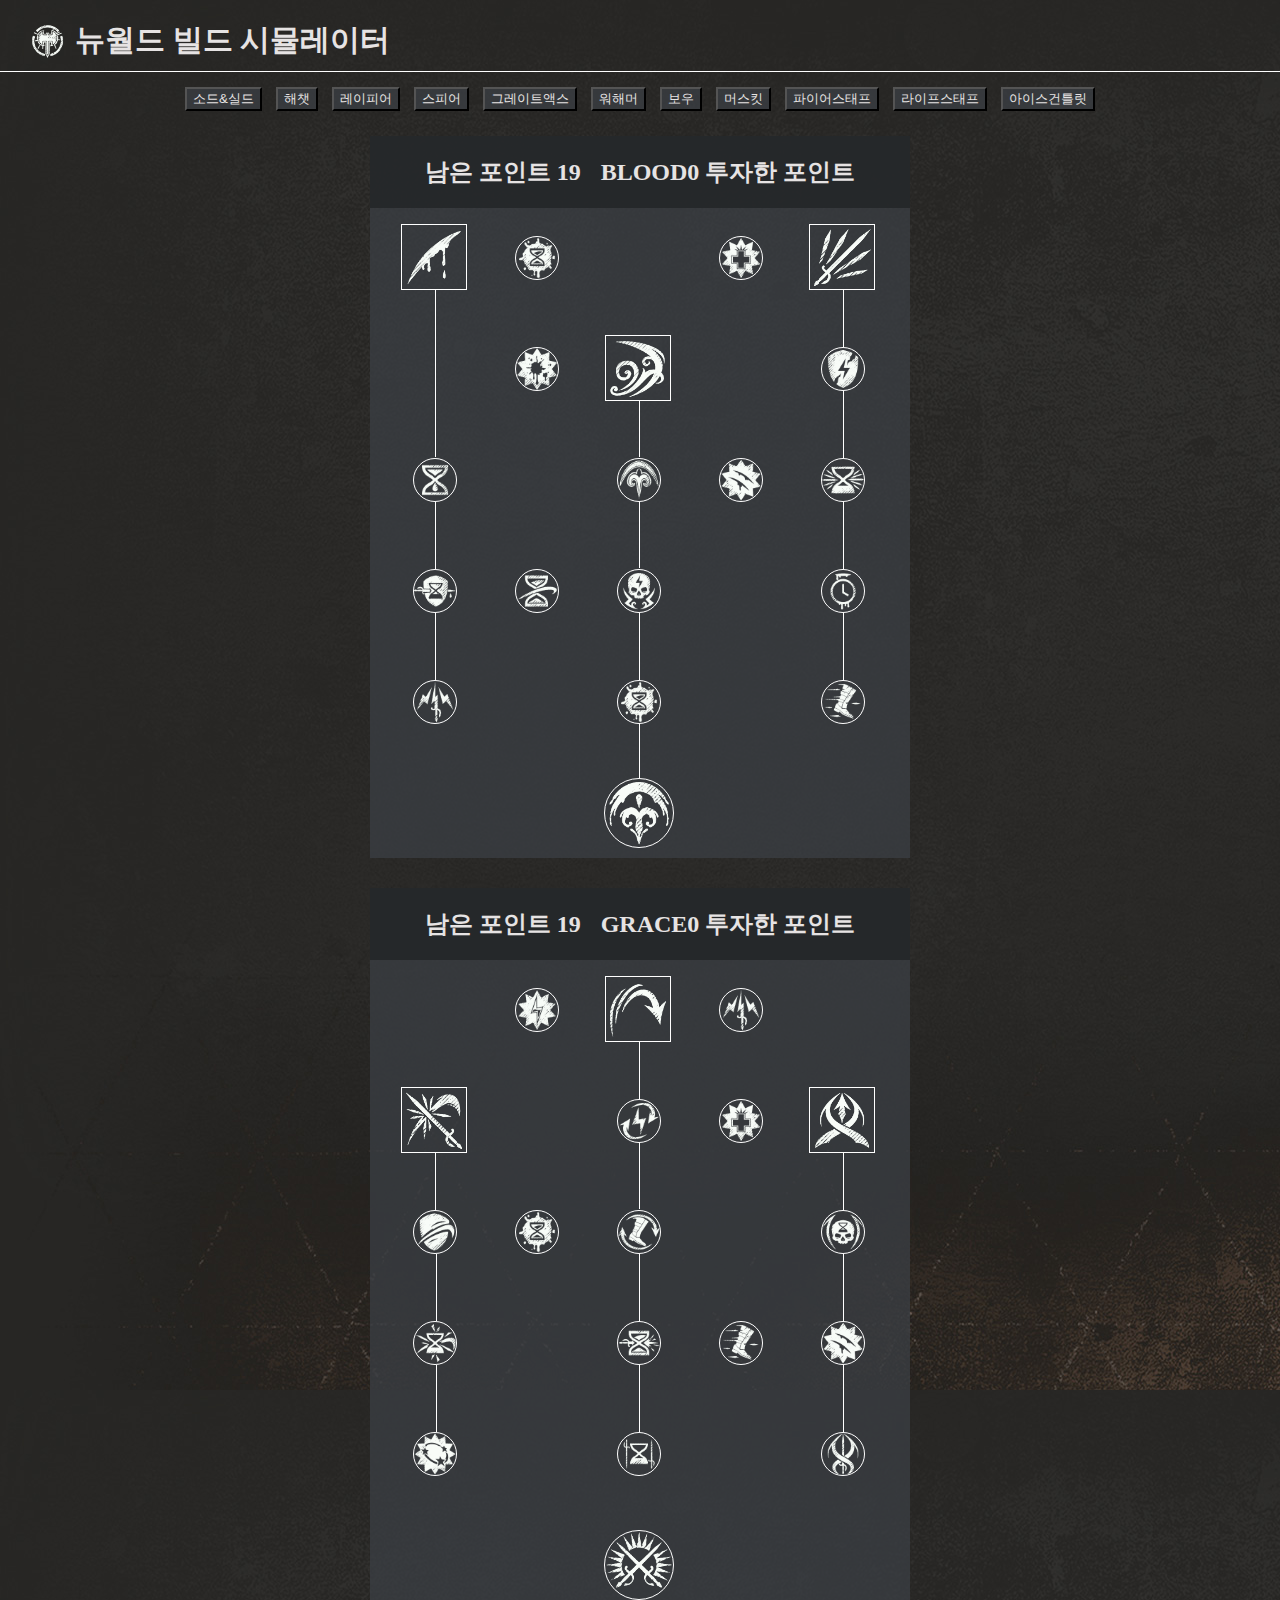
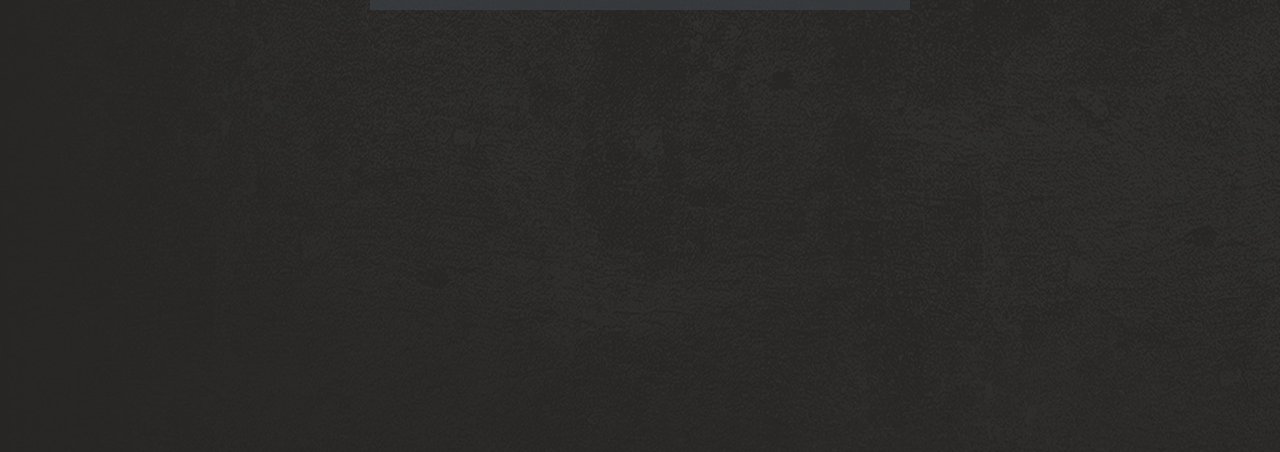
<file: nwbuild-rapier.html>
<!DOCTYPE html>
<html>
    <head>
        <title>뉴월드 빌드 시뮬레이터</title>
        <meta id="vp" name="viewport" content="width=device-width, initial-scale=1.0">
        <script>
            window.onload = function() {
                if (screen.width < 540) {
                    var mvp = document.getElementById('vp');
                    mvp.setAttribute('content','user-scalable=no,width=540');
                }
            }
        </script>
        <meta charset="utf-8">
        <link rel = "shorcut icon" href='./NWicon.ico'>
        <link rel='stylesheet' type='text/css' href='./css/style.css'>
        <link rel='stylesheet' type='text/css' href='./css/lines-rapier.css'>
        <link rel='stylesheet' type='text/css' href='./css/block-query.css'>
        <link rel='stylesheet' type='text/css' href='./css/tooltips2.css'>
        <link rel='stylesheet' type='text/css' href='./css/images.css'>
        <script src="./js/scripts.js"></script>
    </head>

    <body id=배경>
        <!--네비게이션바-->
        <nav>
            <h1><img class="icon"style="border-color: white; border-width: 1px;" src="./assets/greataxe_reaperultimate_defiantstature.webp"><span id="head">뉴월드 빌드 시뮬레이터</span></h1>
        </nav>
        <nav class="buttons">
            <span><a href="./nwbuild-sns.html"><input type="button" id="button" value="소드&실드"></a></span>
            <span><a href="./nwbuild-hatchet.html"><input type="button" id="button" value="해챗"></a></span>
            <span><a href="./nwbuild-rapier.html"><input type="button" id="button" value="레이피어"></a></span>
            <span><a href="./nwbuild-spear.html"><input type="button" id="button" value="스피어"></a></span>
            <span><a href="./nwbuild-greataxe.html"><input type="button" id="button" value="그레이트액스"></a></span>
            <span><a href="./nwbuild-warhammer.html"><input type="button" id="button" value="워해머"></a></span>
            <span><a href="./nwbuild-bow.html"><input type="button" id="button" value="보우"></a></span>
            <span><a href="./nwbuild-musket.html"><input type="button" id="button" value="머스킷"></a></span>
            <span><a href="./nwbuild-firestaff.html"><input type="button" id="button" value="파이어스태프"></a></span>
            <span><a href="./nwbuild-lifestaff.html"><input type="button" id="button" value="라이프스태프"></a></span>
            <span><a href="./nwbuild-icegauntlet.html"><input type="button" id="button" value="아이스건틀릿"></a></span>
        </nav>
        <!--두 스킬트리-->
        <div class="two-trees">
            <!--<div>
                <h2 class="points">스킬 포인트
                <p><a id="points">19</a></p></h2>
                
                <input type="button" class="buttons" id="button2" value="reset" onclick="
                ResetAtt(this);
                ">
                <div class="hiddenstorage">
                    <p id="Row11">0</p>
                    <p id="Row12">0</p>
                    <p id="Row13">0</p>
                    <p id="Row14">0</p>
                    <p id="Row15">0</p>
                    <p id="Row16">0</p>
                    <p id="Row21">0</p>
                    <p id="Row22">0</p>
                    <p id="Row23">0</p>
                    <p id="Row24">0</p>
                    <p id="Row25">0</p>
                    <p id="Row26">0</p>
                </div>
            </div>-->
            <div class="two-trees2">
                <!--스킬트리1-->
                <div class="tree1">
                    <h2><span id="text">남은 포인트</span>  <a id="points">19</a>BLOOD<a id="invested">0</a>  <span id="text">투자한 포인트</span></h2>
                    <div id="grid">
                        <!--1st line-->
                        
                        <div class="tooltip-a">
                            <img id="rw1-1" name="s2" class="image-container-active" style="border-color: white; border-width: 1px;" src="./assets/rapier_ability1_slash.webp" onclick="
                            selec(actskill(this), this);
                            " role="button">
                            <span class="tooltiptext1">
                                <h3>
                                    Tondo
                                </h3>
                                <p>부채꼴 모양으로 휩쓸어 5m 전방의 적을에 무기공격력의 50% 피해를 입히고 출혈을 일으킨다. 출혈은 12초간 85% 피해를 주고 중첩될 시 지속시간을 초기화 한다 (최대 3 중첩)<br><br>쿨다운 11초
                                </p>
                            </span>
                        </div>
                        <div class="tooltip">
                            <img id="rw1-1" class="image-container"style="border-color: white; border-width: 1px;" src="./assets/rapier_bloodmasterpass2_heavybleeds.webp" onclick="
                            SelDesel(this);
                            " role="button">
                            <span class="tooltiptext1">
                                <h3>
                                    Refreshing Strikes
                                </h3>
                                <p>적중 시 쿨다운 1% 감소</p>
                            </span>
                        </div>
                        <div class="spacer"></div>
                        <div class="tooltip">
                            <img id="rw1-1" class="image-container"style="border-color: white; border-width: 1px;" src="./assets/rapier_evasionpass1_perfectionist.webp" onclick="
                            SelDesel(this);
                            " role="button">
                            <span class="tooltiptext">
                                <h3>
                                    Engarde
                                </h3>
                                <p>체력 50% 이상의 적에게 10% 피해 증가</p>
                            </span>
                        </div>
                        <div class="tooltip-a">
                            <img id="rw1-1" name="s3" class="image-container-active" style="border-color: white; border-width: 1px;" src="./assets/rapier_ability2_flurry.webp" onclick="
                            selec(actskill(this), this);
                            " role="button">
                            <span class="tooltiptext">
                                <h3>
                                    Flurry
                                </h3>
                                <p>스탠스를 취해 점점 강해지는 5번의 찌르기 공격을 한다. 회피로 스킬 캔슬 가능<br><br>쿨다운 16초
                                </p>
                            </span>
                        </div>

                        <!--2nd line-->
                        <div class="spacer"></div>
                        <div class="tooltip">
                            <img id="rw1-2" class="image-container"style="border-color: white; border-width: 1px;" src="./assets/rapier_bloodmasterpass4_bleeddamage.webp" onclick="
                            SelDesel2(this);
                            " role="button">
                            <span class="tooltiptext1">
                                <h3>
                                    Unerring
                                </h3>
                                <p>출혈 대상에게 5% 피해 증가</p>
                            </span>
                        </div>
                        <div class="tooltip-a">
                            <img id="rw1-2" name="s1" class="image-container-active"style="border-color: white; border-width: 1px;" src="./assets/rapier_ability3_flourish.webp" onclick="
                            selec(actskill(this), this);
                            " role="button">
                            <span class="tooltiptext1">
                                <h3>
                                    Flourish and Finish
                                </h3>
                                <p>Flourish: 부채꼴 모양으로 휘둘러 적을 밀쳐낸다.<br>Finish: Flourish 끝에 약공격을 하면 마무리 공격이 나간다. Finish는 전방으로 짧게 찌르기 공격을 하며 모든 출혈 중첩을 터뜨리고 남아있는 출혈 피해의 110% 피해를 준다.<br><br>쿨다운 20초</p>
                            </span>
                        </div>
                        <div class="spacer"></div>
                        <div class="tooltip">
                            <img id="rw1-2" name="s3" class="image-container"style="border-color: white; border-width: 1px;" src="./assets/rapier_ability2mod2_all_in.webp" onclick="
                            selec(modskill1(this), this);
                            " role="button">
                            <span class="tooltiptext">
                                <h3>
                                    Overwhelm
                                </h3>
                                <p>각각의 찌르기 공격이 가드에 피해를 25% 더 준다</p>
                            </span>
                        </div>
                        
                        <!--3rd line-->
                        
                        <div class="tooltip">
                            <img id="rw1-3" name="s2" class="image-container"style="border-color: white; border-width: 1px;" src="./assets/rapier_ability1mod1_pressure.webp" onclick="
                            selec(modskill1(this), this);
                            " role="button">
                            <span class="tooltiptext1">
                                <h3>
                                    Thirst For Blood
                                </h3>
                                <p>출혈을 처음 일으킨 적 하나당 쿨다운 10% 감소</p>
                            </span>
                        </div>
                        <div class="spacer"></div>
                        <div class="tooltip">
                            <img id="rw1-3" name="s1" class="image-container"style="border-color: white; border-width: 1px;" src="./assets/rapier_ability3mod1_grit.webp" onclick="
                            selec(modskill1(this), this);
                            " role="button">
                            <span class="tooltiptext">
                                <h3>
                                    With Flair
                                </h3>
                                <p>Flourish와 Finish에 제어방해 면역 효과</p>
                            </span>
                        </div>
                        <div class="tooltip">
                            <img id="rw1-3" class="image-container"style="border-color: white; border-width: 1px;" src="./assets/rapier_bloodmasterpass5_doubleslash.webp" onclick="
                            SelDesel3(this);
                            " role="button">
                            <span class="tooltiptext">
                                <h3>
                                    Light Edge
                                </h3>
                                <p>약공격 콤보의 중단 휩쓸기 공격에 8% 피해 증가</p>
                            </span>
                        </div>
                        <div class="tooltip">
                            <img id="rw1-3" name="s3" class="image-container"style="border-color: white; border-width: 1px;" src="./assets/rapier_ability2mod1_hastyflurry.webp" onclick="
                            selec(modskill2(this), this);
                            " role="button">
                            <span class="tooltiptext">
                                <h3>
                                    Fleeting Strikes
                                </h3>
                                <p>찌르기가 적중할 때마다 이 스킬의 쿨다운 7% 감소</p>
                            </span>
                        </div>

                        <!--4th line-->
                        <div class="tooltip">
                            <img id="rw1-4" name="s2" class="image-container"style="border-color: white; border-width: 1px;" src="./assets/rapier_ability1mod2_compoundattack.webp" onclick="
                            selec(modskill2(this), this);
                            " role="button">
                            <span class="tooltiptext1">
                                <h3>
                                    And Again
                                </h3>
                                <p>적 하나만 적중했을 시 가드에 막히더라도 쿨다운 25% 감소</p>
                            </span>
                        </div>
                        <div class="tooltip">
                            <img id="rw1-4" class="image-container"style="border-color: white; border-width: 1px;" src="./assets/rapier_bloodmasterpass1_lightbleeds.webp" onclick="
                            SelDesel4(this);
                            " role="button">
                            <span class="tooltiptext1">
                                <h3>
                                    Heavy Puncture
                                </h3>
                                <p>강공격이 출혈중인 적을 적중했을 시 출혈 지속시간 2초 연장. 중첩을 추가해서 지속시간을 초기화 하더라도 추가로 2초가 연장된다</p>
                            </span>
                        </div>
                        <div class="tooltip">
                            <img id="rw1-4" name="s1" class="image-container"style="border-color: white; border-width: 1px;" src="./assets/rapier_ability3mod2_stamina.webp" onclick="
                            selec(modskill2(this), this);
                            " role="button">
                            <span class="tooltiptext">
                                <h3>
                                    Swagger
                                </h3>
                                <p>Finish 적중 시 스태미나 20 회복</p>
                            </span>
                        </div>
                        <div class="spacer"></div>
                        <div class="tooltip">
                            <img id="rw1-4" name="s3" class="image-container"style="border-color: white; border-width: 1px;" src="./assets/rapier_ability2mod3_continuedweakness.webp" onclick="
                            selec(modskill3(this), this);
                            " role="button">
                            <span class="tooltiptext">
                                <h3>
                                    To The Bone
                                </h3>
                                <p>찌르기 공격이 각각 출혈 지속시간을 1초씩 연장. 지속시간을 초기화 시키더라도 연장 효과가 붙는다</p>
                            </span>
                        </div>

                        
                        <!--5th line-->
                        <div class="tooltip">
                            <img id="rw1-5" name="s2" class="image-container"style="border-color: white; border-width: 1px;" src="./assets/rapier_evasionpass2_controlledbreathing.webp" onclick="
                            selec(modskill3(this), this);
                            " role="button">
                            <span class="tooltiptext1">
                                <h3>
                                    Proper Spacing
                                </h3>
                                <p>적에게서 4m 이상 떨어진 경우 이 기술의 직접 타격 피해량 100% 증가</p>
                            </span>
                        </div>
                        <div class="spacer"></div>
                        <div class="tooltip">
                            <img id="rw1-5" name="s1" class="image-container"style="border-color: white; border-width: 1px;" src="./assets/rapier_bloodmasterpass2_heavybleeds.webp" onclick="
                            selec(modskill3(this), this);
                            " role="button">
                            <span class="tooltiptext">
                                <h3>
                                    Fuel
                                </h3>
                                <p>출혈 지속 피해를 입을 때마다 이 기술의 쿨다운 3.5% 감소</p>
                            </span>
                        </div>
                        <div class="spacer"></div>
                        <div class="tooltip">
                            <img id="rw1-5" name="s3" class="image-container"style="border-color: white; border-width: 1px;" src="./assets/rapier_evasionpass4_artofbattle.webp" onclick="
                            selec(modskill4(this), this);
                            " role="button">
                            <span class="tooltiptext">
                                <h3>
                                    Finalize
                                </h3>
                                <p>각각의 찌르기 공격이 적을 움추리게 만듬</p>
                            </span>
                        </div>
                        
                        <!--6th line-->
                        <div class="spacer"></div>
                        <div class="spacer"></div>
                        <div class="tooltip-u">
                            <img id="rw1-6" name="s1" class="image-container-ulti"style="border-color: white; border-width: 1px;" src="./assets/rapier_ability3mod3_deadlyfinish.webp" onclick="
                            selec(modskill4(this), this);
                            " role="button">
                            <span class="tooltiptext">
                                <h3>
                                    Bloody End
                                </h3>
                                <p>Finish가 남아있는 출혈 피해의 150%를 입힌다 (110%에서 150%로 증가)</p>
                            </span>
                        </div>
                        <div class="spacer"></div>
                        <div class="spacer"></div>
                    </div>
                    <p id="hr1"></p> 
                    <p id="hr2"></p> 
                    <p id="hr3"></p> 
                    <p id="hr4"></p> 
                    <p id="hr5"></p> 
                    <p id="hr6"></p> 
                    <p id="hr6-1"></p>
                    <p id="hr6-2"></p> 
                    <p id="hr13"></p> 
                    <p id="hr4-1"></p>
                    <p id="hr13-1"></p> 
                </div>
                
                <!--스킬트리2-->
                <div class="tree2">
                    <h2><span id="text">남은 포인트</span>  <a id="points">19</a>GRACE<a id="invested2">0</a>  <span id="text">투자한 포인트</span></h2>
                    <div id="grid">
                        <!--1st line-->
                        <div class="spacer"></div>
                        <div class="tooltip">
                            <img id="rw2-1" class="image-container"style="border-color: white; border-width: 1px;" src="./assets/rapier_evasionpass5_dodgein.webp" onclick="
                            SelDesel7(this);
                            " role="button">
                            <span class="tooltiptext1">
                                <h3>
                                    Desperation
                                </h3>
                                <p>자신의 스태미나가 40% 미만일 때 피해량 10% 증가</p>
                            </span>
                        </div>
                        <div class="tooltip-a">
                            <img id="rw2-1" name="s4" class="image-container-active"style="border-color: white; border-width: 1px;" src="./assets/rapier_ability6_evade.webp" onclick="
                            selec(actskill(this), this);
                            " role="button">
                            <span class="tooltiptext">
                                <h3>
                                    Evade
                                </h3>
                                <p>원하는 방향으로 사이드 스탭을 밟아 현재 모션을 캔슬한다. (짧은 무적 판정) 스탭 중 약공격 시 빠르게 찌르기 모션을 시전한다<br><br>쿨다운 6초</p>
                            </span>
                        </div>
                        <div class="tooltip">
                            <img id="rw2-1" class="image-container"style="border-color: white; border-width: 1px;" src="./assets/rapier_evasionpass2_controlledbreathing.webp" onclick="
                            SelDesel7(this);
                            " role="button">
                            <span class="tooltiptext">
                                <h3>
                                    Controlled Breathing
                                </h3>
                                <p>적중 시 스태미나 3 회복</p>
                            </span>
                        </div>
                        <div class="spacer"></div>
                        
                        <!--2nd line-->
                        <div class="tooltip-a">
                            <img id="rw2-2" name="s5" class="image-container-active"style="border-color: white; border-width: 1px;" src="./assets/rapier_ability4_riposte.webp" onclick="
                            selec(actskill(this), this);
                            " role="button">
                            <span class="tooltiptext1">
                                <h3>
                                    Riposte
                                </h3>
                                <p>1초간 반격 자세를 취한다. (반격 중 무적) 피격당하는 순간 공격해 적들을 1.5초 기절시킨다.<br><br>도발 보석 호환. 5m 반경 내의 적을 4초간 도발한다<br>쿨다운 20초</p>
                            </span>
                        </div>
                        <div class="spacer"></div>
                        <div class="tooltip">
                            <img id="rw2-2" name="s4" class="image-container"style="border-color: white; border-width: 1px;" src="./assets/rapier_ability6mod1_breath.webp" onclick="
                            selec(modskill1(this), this);
                            " role="button">
                            <span class="tooltiptext">
                                <h3>
                                    Breathe In
                                </h3>
                                <p>스태미나 20 회복</p>
                            </span>
                        </div>
                        <div class="tooltip">
                            <img id="rw2-2" class="image-container"style="border-color: white; border-width: 1px;" src="./assets/rapier_evasionpass1_perfectionist.webp" onclick="
                            SelDesel8(this);
                            " role="button">
                            <span class="tooltiptext">
                                <h3>
                                    Perfectionist
                                </h3>
                                <p>체력이 최대치일때 피해량 10% 증가</p>
                            </span>
                        </div>
                        <div class="tooltip-a">
                            <img id="rw2-2" name="s6" class="image-container-active"style="border-color: white; border-width: 1px;" src="./assets/rapier_ability5_aeriallunge.webp" onclick="
                            selec(actskill(this), this);
                            " role="button">
                            <span class="tooltiptext">
                                <h3>
                                    Fleche
                                </h3>
                                <p>전방으로 10m 돌진해 적들을 꿰뚫으며 무기공격력의 145% 피해를 준다<br><br>쿨다운 17초</p>
                            </span>
                        </div>

                        <!--3rd line-->
                        
                        <div class="tooltip">
                            <img id="rw2-3" name="s5" class="image-container"style="border-color: white; border-width: 1px;" src="./assets/rapier_ability4mod1_insult_to_injury.webp" onclick="
                            selec(modskill1(this), this);
                            " role="button">
                            <span class="tooltiptext1">
                                <h3>
                                    Insult To Injury
                                </h3>
                                <p>반격에 성공하면 3초간 제어방해 효과에 면역</p>
                            </span>
                        </div>
                        <div class="tooltip">
                            <img id="rw2-3" class="image-container"style="border-color: white; border-width: 1px;" src="./assets/rapier_bloodmasterpass2_heavybleeds.webp" onclick="
                            SelDesel9(this);
                            " role="button">
                            <span class="tooltiptext1">
                                <h3>
                                    Red Curtains
                                </h3>
                                <p>치명타 적중 시 모든 쿨다운 5% 감소</p>
                            </span>
                        </div>
                        <div class="tooltip">
                            <img id="rw2-3" name="s4" class="image-container"style="border-color: white; border-width: 1px;" src="./assets/rapier_ability6mod2_minortempo.webp" onclick="
                            selec(modskill2(this), this);
                            " role="button">
                            <span class="tooltiptext">
                                <h3>
                                    Allegro
                                </h3>
                                <p>이 기술 시전 후 3초간 이동속도 20% 증가</p>
                            </span>
                        </div>
                        <div class="spacer"></div>
                        <div class="tooltip">
                            <img id="rw2-3" name="s6" class="image-container"style="border-color: white; border-width: 1px;" src="./assets/rapier_ability5mod1_renewedvigor.webp" onclick="
                            selec(modskill1(this), this);
                            " role="button">
                            <span class="tooltiptext">
                                <h3>
                                    Quick Lunge
                                </h3>
                                <p>이 기술로 적을 처치하면 이 기술의 쿨다운 80% 감소</p>
                            </span>
                        </div>
                        
                        <!--4th line-->
                        <div class="tooltip">
                            <img id="rw2-4" name="s5" class="image-container"style="border-color: white; border-width: 1px;" src="./assets/rapier_ability4mod2_priority.webp" onclick="
                            selec(modskill2(this), this);
                            " role="button">
                            <span class="tooltiptext1">
                                <h3>
                                    Priority
                                </h3>
                                <p>반격으로 기절시키면 다른 기술들 쿨다운 20% 감소</p>
                            </span>
                        </div>
                        <div class="spacer"></div>
                        <div class="tooltip">
                            <img id="rw2-4" name="s4" class="image-container"style="border-color: white; border-width: 1px;" src="./assets/rapier_ability6mod3_majortempo.webp" onclick="
                            selec(modskill3(this), this);
                            " role="button">
                            <span class="tooltiptext">
                                <h3>
                                    Adagio
                                </h3>
                                <p>앞으로 사이드 스탭을 밟고 다음 약공격을 적중할 시 15% 증가된 피해를 준다 (1초 지속)</p>
                            </span>
                        </div>
                        
                        <div class="tooltip">
                            <img id="rw2-4" class="image-container"style="border-color: white; border-width: 1px;" src="./assets/rapier_evasionpass4_artofbattle.webp" onclick="
                            SelDesel10(this);
                            " role="button">
                            <span class="tooltiptext">
                                <h3>
                                    Swiftness
                                </h3>
                                <p>공격 적중 시 4초간 이동속도 3% 증가 (최대 5스택)</p>
                            </span>
                        </div>
                        <div class="tooltip">
                            <img id="rw2-4" name="s6" class="image-container"style="border-color: white; border-width: 1px;" src="./assets/rapier_bloodmasterpass5_doubleslash.webp" onclick="
                            selec(modskill2(this), this);
                            " role="button">
                            <span class="tooltiptext">
                                <h3>
                                    Backside
                                </h3>
                                <p>이 기술 시전 후 다음 치명타 공격의 피해량이 15% 증가 (5초 지속)</p>
                            </span>
                        </div>
                        
                        <!--5th line-->
                        <div class="tooltip">
                            <img id="rw2-5" name="s5" class="image-container"style="border-color: white; border-width: 1px;" src="./assets/warhammerpassive2.webp" onclick="
                            selec(modskill3(this), this);
                            " role="button">
                            <span class="tooltiptext1">
                                <h3>
                                    Lasting Consequence
                                </h3>
                                <p>반격 기절 시간이 2초로 증가</p>
                            </span>
                        </div>
                        <div class="spacer"></div>
                        <div class="tooltip">
                            <img id="rw2-5" name="s4" class="image-container"style="border-color: white; border-width: 1px;" src="./assets/rapier_ability6mod4_bursttempo.webp" onclick="
                            selec(modskill4(this), this);
                            " role="button">
                            <span class="tooltiptext">
                                <h3>
                                    Crescendo
                                </h3>
                                <p>약공격이 적중할 때마다 이 기술의 쿨다운 30% 감소</p>
                            </span>
                        </div>
                        <div class="spacer"></div>
                        <div class="tooltip">
                            <img id="rw2-5" name="s6" class="image-container"style="border-color: white; border-width: 1px;" src="./assets/rapier_ability5mod2_wake.webp" onclick="
                            selec(modskill3(this), this);
                            " role="button">
                            <span class="tooltiptext">
                                <h3>
                                    Interruption
                                </h3>
                                <p>이 기술 시전 중 약공격을 하면 돌진을 캔슬하고 피해를 준다. (무기 공격력의 115% 피해)</p>
                            </span>
                        </div>
                        
                        <!--6th line-->
                        <div class="spacer"></div>
                        <div class="spacer"></div>
                        <div class="tooltip-u">
                            <img id="rw2-6" class="image-container-ulti"style="border-color: white; border-width: 1px;" src="./assets/rapier_evasionpass3_momentum.webp" onclick="
                            SelDesel12(this);
                            " role="button">
                            <span class="tooltiptext">
                                <h3>
                                    Momentum
                                </h3>
                                <p>기술 시전 후 다음 약공격이나 강공격이 25% 증가된 피해를 입힘. (3초 지속)</p>
                            </span>
                        </div>
                        <div class="spacer"></div>
                        <div class="spacer"></div>
                        <p id="hr7"></p> 
                        <p id="hr8"></p> 
                        <p id="hr9"></p> 
                        <p id="hr10"></p> 
                        <p id="hr11"></p> 
                        <p id="hr12"></p>  
                        <p id="hr14"></p>  
                        <p id="hr15"></p>  
                        <p id="hr15-1"></p>
                        <p id="hr12-1"></p>
                    </div>
                </div>
            </div>
        </div>

        

    </body>
    <footer>
        <div class="hiddenstorage">
            <p id="Row11">0</p>
            <p id="Row12">0</p>
            <p id="Row13">0</p>
            <p id="Row14">0</p>
            <p id="Row15">0</p>
            <p id="Row16">0</p>
            <p id="Row21">0</p>
            <p id="Row22">0</p>
            <p id="Row23">0</p>
            <p id="Row24">0</p>
            <p id="Row25">0</p>
            <p id="Row26">0</p>
        </div>
      </footer>
</file>
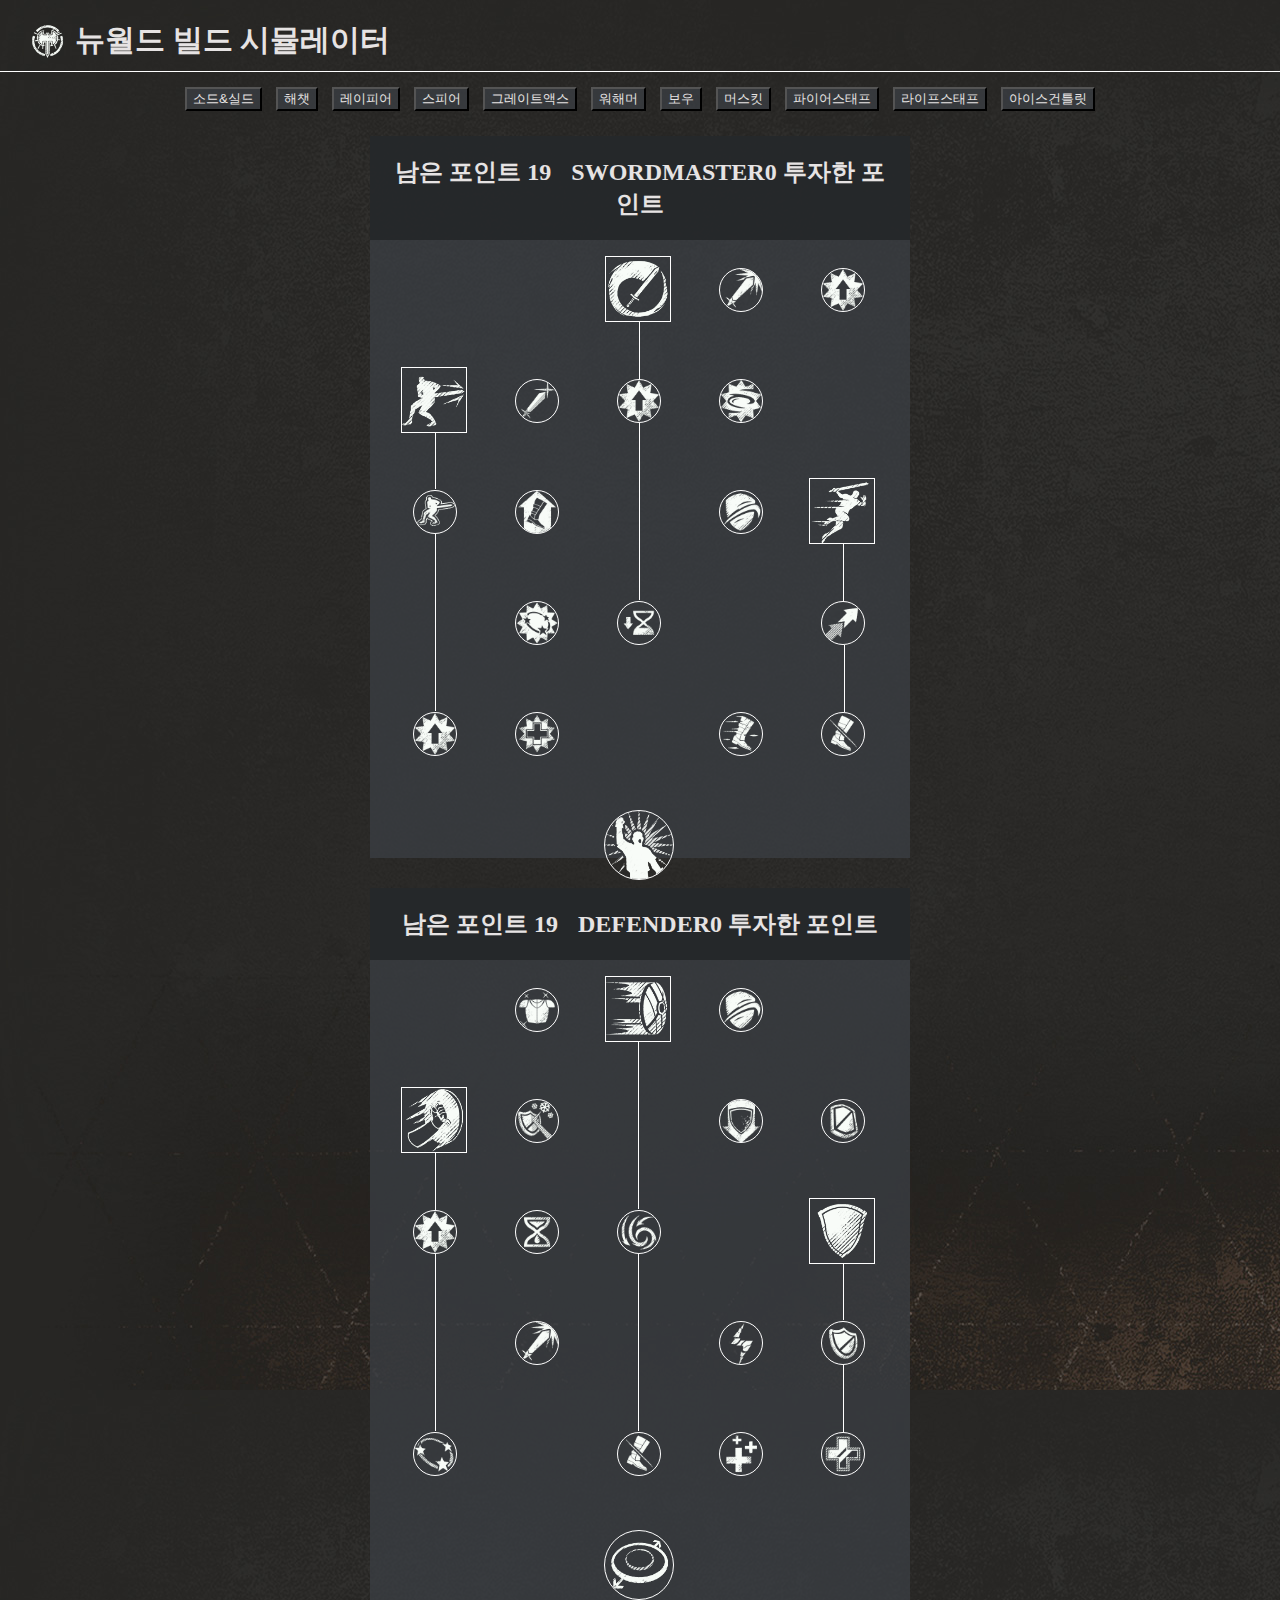
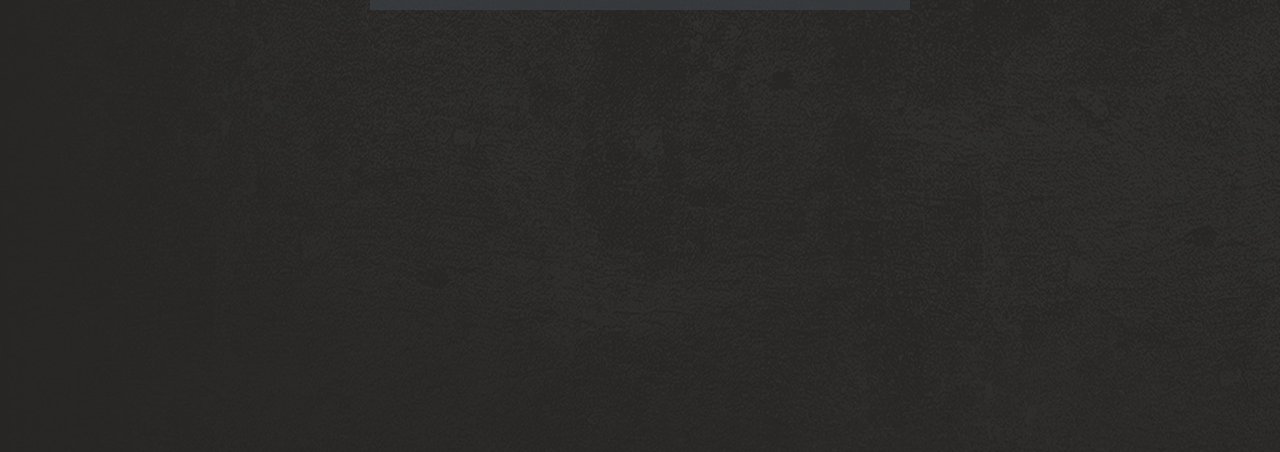
<file: nwbuild-sns.html>
<!DOCTYPE html>
<html>
    <head>
        <title>뉴월드 빌드 시뮬레이터</title>
        <meta id="vp" name="viewport" content="width=device-width, initial-scale=1.0">
        <script>
            window.onload = function() {
                if (screen.width < 540) {
                    var mvp = document.getElementById('vp');
                    mvp.setAttribute('content','user-scalable=no,width=540');
                }
            }
        </script>
        <meta charset="utf-8">
        <link rel = "shorcut icon" href='./NWicon.ico'>
        <link rel='stylesheet' type='text/css' href='./css/style.css'>
        <link rel='stylesheet' type='text/css' href='./css/lines-sns.css'>
        <link rel='stylesheet' type='text/css' href='./css/block-query.css'>
        <link rel='stylesheet' type='text/css' href='./css/tooltips2.css'>
        <link rel='stylesheet' type='text/css' href='./css/images.css'>
        <script src="./js/scripts.js"></script>
    </head>

    <body id=배경>
        <!--네비게이션바-->
        <nav>
            <h1><img class="icon"style="border-color: white; border-width: 1px;" src="./assets/greataxe_reaperultimate_defiantstature.webp"><span id="head">뉴월드 빌드 시뮬레이터</span></h1>
        </nav>
        <nav class="buttons">
            <span><a href="./nwbuild-sns.html"><input type="button" id="button" value="소드&실드"></a></span>
            <span><a href="./nwbuild-hatchet.html"><input type="button" id="button" value="해챗"></a></span>
            <span><a href="./nwbuild-rapier.html"><input type="button" id="button" value="레이피어"></a></span>
            <span><a href="./nwbuild-spear.html"><input type="button" id="button" value="스피어"></a></span>
            <span><a href="./nwbuild-greataxe.html"><input type="button" id="button" value="그레이트액스"></a></span>
            <span><a href="./nwbuild-warhammer.html"><input type="button" id="button" value="워해머"></a></span>
            <span><a href="./nwbuild-bow.html"><input type="button" id="button" value="보우"></a></span>
            <span><a href="./nwbuild-musket.html"><input type="button" id="button" value="머스킷"></a></span>
            <span><a href="./nwbuild-firestaff.html"><input type="button" id="button" value="파이어스태프"></a></span>
            <span><a href="./nwbuild-lifestaff.html"><input type="button" id="button" value="라이프스태프"></a></span>
            <span><a href="./nwbuild-icegauntlet.html"><input type="button" id="button" value="아이스건틀릿"></a></span>
        </nav>
        <!--두 스킬트리-->
        <div class="two-trees">
            <!--<div>
                <h2 class="points">스킬 포인트
                <p><a id="points">19</a></p></h2>
                
                <input type="button" class="buttons" id="button2" value="reset" onclick="
                ResetAtt(this);
                ">
                <div class="hiddenstorage">
                    <p id="Row11">0</p>
                    <p id="Row12">0</p>
                    <p id="Row13">0</p>
                    <p id="Row14">0</p>
                    <p id="Row15">0</p>
                    <p id="Row16">0</p>
                    <p id="Row21">0</p>
                    <p id="Row22">0</p>
                    <p id="Row23">0</p>
                    <p id="Row24">0</p>
                    <p id="Row25">0</p>
                    <p id="Row26">0</p>
                </div>
            </div>-->
            <div class="two-trees2">
                <!--스킬트리1-->
                <div class="tree1">
                    <h2><span id="text">남은 포인트</span>  <a id="points">19</a>SWORDMASTER<a id="invested">0</a>  <span id="text">투자한 포인트</span></h2>
                    <div id="grid">
                        <!--1st line-->
                        
                        <div class="spacer"></div>
                        <div class="spacer"></div>
                        <div class="tooltip-a">
                            <img id="rw1-1" name="s1" class="image-container-active" style="border-color: white; border-width: 1px;" src="./assets/swordability1.webp" onclick="
                            selec(actskill(this), this);
                            " role="button">
                            <span class="tooltiptext">
                                <h3>
                                    Whirling Blade
                                </h3>
                                <p>반경 2m 이내의 적들에게 무기공격력의 145% 피해를 입힌다<br><br>쿨다운 15초
                                </p>
                            </span>
                        </div>
                        <div class="tooltip">
                            <img id="rw1-1" class="image-container"style="border-color: white; border-width: 1px;" src="./assets/swordability3_mod2.webp" onclick="
                            SelDesel(this);
                            " role="button">
                            <span class="tooltiptext">
                                <h3>
                                    Empowered Stab
                                </h3>
                                <p>강공격 적중 시 5초간 피해 30% 증가</p>
                            </span>
                        </div>
                        <div class="tooltip">
                            <img id="rw1-1" class="image-container"style="border-color: white; border-width: 1px;" src="./assets/warhammerability2_mod2.webp" onclick="
                            SelDesel(this);
                            " role="button">
                            <span class="tooltiptext">
                                <h3>
                                    Achilles Heel
                                </h3>
                                <p>약공격 콤보의 마지막 공격이 둔화를 걸어 이동속도를 20% 감소시킨다</p>
                            </span>
                        </div>
                        <!--2nd line-->
                        <div class="tooltip-a">
                            <img id="rw1-2" name="s2" class="image-container-active"style="border-color: white; border-width: 1px;" src="./assets/swordability2.webp" onclick="
                            selec(actskill(this), this);
                            " role="button">
                            <span class="tooltiptext1">
                                <h3>
                                    Reverse Stab
                                </h3>
                                <p>찌르기 공격을 가해 무기공격력의 175% 피해를 입힌다<br><br>쿨다운 20초</p>
                            </span>
                        </div>
                        <div class="tooltip">
                            <img id="rw1-2" class="image-container"style="border-color: white; border-width: 1px;" src="./assets/swordpassive1.webp" onclick="
                            SelDesel2(this);
                            " role="button">
                            <span class="tooltiptext1">
                                <h3>
                                    Precision
                                </h3>
                                <p>검의 치명타 확률이 10% 증가</p>
                            </span>
                        </div>
                        <div class="tooltip">
                            <img id="rw1-2" name="s1" class="image-container"style="border-color: white; border-width: 1px;" src="./assets/swordability1_mod2.webp" onclick="
                            selec(modskill1(this), this);
                            " role="button">
                            <span class="tooltiptext">
                                <h3>
                                    Opportunity
                                </h3>
                                <p>이 기술이 적의 방어력를 10초간 5% 감소시킨다</p>
                            </span>
                        </div>
                        <div class="tooltip">
                            <img id="rw1-2" class="image-container"style="border-color: white; border-width: 1px;" src="./assets/greataxe_ability4pass2_fatalattraction.webp" onclick="
                            SelDesel2(this);
                            " role="button">
                            <span class="tooltiptext">
                                <h3>
                                    Freeing Justice
                                </h3>
                                <p>강공격 적중 시 디버프 하나 제거</p>
                            </span>
                        </div>
                        <div class="spacer"></div>
                        
                        <!--3rd line-->
                        
                        <div class="tooltip">
                            <img id="rw1-3" name="s2" class="image-container"style="border-color: white; border-width: 1px;" src="./assets/swordability2_mod1.webp" onclick="
                            selec(modskill1(this), this);
                            " role="button">
                            <span class="tooltiptext1">
                                <h3>
                                    Unstoppable Stab
                                </h3>
                                <p>이 기술이 제어방해 면역 효과를 얻는다</p>
                            </span>
                        </div>
                        <div class="tooltip">
                            <img id="rw1-3" class="image-container"style="border-color: white; border-width: 1px;" src="./assets/firestaffability4_mod3.webp" onclick="
                            SelDesel3(this);
                            " role="button">
                            <span class="tooltiptext1">
                                <h3>
                                    Mobility
                                </h3>
                                <p>가드 중에 이동속도가 33% 증가한다</p>
                            </span>
                        </div>
                        <div class="spacer"></div>
                        <div class="tooltip">
                            <img id="rw1-3" class="image-container"style="border-color: white; border-width: 1px;" src="./assets/rapier_ability4mod1_insult_to_injury.webp" onclick="
                            SelDesel3(this);
                            " role="button">
                            <span class="tooltiptext">
                                <h3>
                                    Counter Attack
                                </h3>
                                <p>공격을 막으면 5초간 피해 3% 증가 (최대 5스택)</p>
                            </span>
                        </div>
                        <div class="tooltip-a">
                            <img id="rw1-3" name="s3" class="image-container-active"style="border-color: white; border-width: 1px;" src="./assets/swordability3.webp" onclick="
                            selec(actskill(this), this);
                            " role="button">
                            <span class="tooltiptext">
                                <h3>
                                    Leaping Strike
                                </h3>
                                <p>6m를 도약해 무기공격력의 135% 피해를 준다<br><br>쿨다운 25초</p>
                            </span>
                        </div>

                        <!--4th line-->
                        <div class="spacer"></div>
                        <div class="tooltip">
                            <img id="rw1-4" class="image-container"style="border-color: white; border-width: 1px;" src="./assets/warhammerpassive2.webp" onclick="
                            SelDesel4(this);
                            " role="button">
                            <span class="tooltiptext1">
                                <h3>
                                    Opportunitist
                                </h3>
                                <p>느려진 적에게 피해 10% 증가</p>
                            </span>
                        </div>
                        <div class="tooltip">
                            <img id="rw1-4" name="s1" class="image-container"style="border-color: white; border-width: 1px;" src="./assets/swordability1_mod1.webp" onclick="
                            selec(modskill2(this), this);
                            " role="button">
                            <span class="tooltiptext">
                                <h3>
                                    Tactical Strike
                                </h3>
                                <p>적중한 적 하나당 이 기술의 쿨다운 10% 감소</p>
                            </span>
                        </div>
                        <div class="spacer"></div>
                        <div class="tooltip">
                            <img id="rw1-4" name="s3" class="image-container"style="border-color: white; border-width: 1px;" src="./assets/swordability3_mod1.webp" onclick="
                            selec(modskill1(this), this);
                            " role="button">
                            <span class="tooltiptext">
                                <h3>
                                    Final Strike
                                </h3>
                                <p>체력 30% 미만의 적에게 피해 50% 증가</p>
                            </span>
                        </div>

                        
                        <!--5th line-->
                        <div class="tooltip">
                            <img id="rw1-5" name="s2" class="image-container"style="border-color: white; border-width: 1px;" src="./assets/swordability2_mod2.webp" onclick="
                            selec(modskill2(this), this);
                            " role="button">
                            <span class="tooltiptext1">
                                <h3>
                                    Tactician
                                </h3>
                                <p>이 기술 적중 시 모든 소드 스킬의 쿨다운 25% 감소</p>
                            </span>
                        </div>
                        <div class="tooltip">
                            <img id="rw1-5" class="image-container"style="border-color: white; border-width: 1px;" src="./assets/lifestaffpassive12.webp" onclick="
                            SelDesel5(this);
                            " role="button">
                            <span class="tooltiptext1">
                                <h3>
                                    Confidence
                                </h3>
                                <p>최대 체력일 때 피해 15% 증가</p>
                            </span>
                        </div>
                        <div class="spacer"></div>
                        <div class="tooltip">
                            <img id="rw1-5" class="image-container"style="border-color: white; border-width: 1px;" src="./assets/rapier_evasionpass4_artofbattle.webp" onclick="
                            SelDesel5(this);
                            " role="button">
                            <span class="tooltiptext">
                                <h3>
                                    Critical Precision
                                </h3>
                                <p>치명타 적중시 5초간 이동속도 20% 증가</p>
                            </span>
                        </div>
                        <div class="tooltip">
                            <img id="rw1-5" name="s3" class="image-container"style="border-color: white; border-width: 1px;" src="./assets/bowability6_mod2.webp" onclick="
                            selec(modskill2(this), this);
                            " role="button">
                            <span class="tooltiptext">
                                <h3>
                                    Cowardly Punishment
                                </h3>
                                <p>이 기술이 백스탭에 성공하면 8초간 이동속도를 감소시킴</p>
                            </span>
                        </div>
                        
                        <!--6th line-->
                        <div class="spacer"></div>
                        <div class="spacer"></div>
                        <div class="tooltip-u">
                            <img id="rw1-6" class="image-container-ulti"style="border-color: white; border-width: 1px;" src="./assets/swordability7.webp" onclick="
                            SelDesel6(this);
                            " role="button">
                            <span class="tooltiptext">
                                <h3>
                                    Leadership
                                </h3>
                                <p>모든 파티원의 피해 10% 증가</p>
                            </span>
                        </div>
                        <div class="spacer"></div>
                        <div class="spacer"></div>
                    </div>
                    <p id="hr1"></p> 
                    <p id="hr2"></p> 
                    <p id="hr3"></p> 
                    <p id="hr4"></p> 
                    <p id="hr5"></p> 
                    <p id="hr6"></p>  
                    <p id="hr13"></p> 
                </div>
                
                <!--스킬트리2-->
                <div class="tree2">
                    <h2><span id="text">남은 포인트</span>  <a id="points">19</a>DEFENDER<a id="invested2">0</a>  <span id="text">투자한 포인트</span></h2>
                    <div id="grid">
                        <!--1st line-->
                        <div class="spacer"></div>
                        <div class="tooltip">
                            <img id="rw2-1" class="image-container"style="border-color: white; border-width: 1px;" src="./assets/swordpassive14.webp" onclick="
                            SelDesel7(this);
                            " role="button">
                            <span class="tooltiptext1">
                                <h3>
                                    Sturdy Shield
                                </h3>
                                <p>물리 방어력 15% 증가</p>
                            </span>
                        </div>
                        <div class="tooltip-a">
                            <img id="rw2-1" name="s4" class="image-container-active"style="border-color: white; border-width: 1px;" src="./assets/swordability5.webp" onclick="
                            selec(actskill(this), this);
                            " role="button">
                            <span class="tooltiptext">
                                <h3>
                                    Shield Rush
                                </h3>
                                <p>전방으로 5m 돌진해 적을 밀쳐내고 무기공격력의 125% 피해를 입힌다<br><br>쿨다운 20초</p>
                            </span>
                        </div>
                        <div class="tooltip">
                            <img id="rw2-1" class="image-container"style="border-color: white; border-width: 1px;" src="./assets/rapier_ability4mod1_insult_to_injury.webp" onclick="
                            SelDesel7(this);
                            " role="button">
                            <span class="tooltiptext">
                                <h3>
                                    Sturdy Grip
                                </h3>
                                <p>근접 공격을 방어 시 스태미나 감소량이 15% 줄어든다</p>
                            </span>
                        </div>
                        <div class="spacer"></div>
                        
                        <!--2nd line-->
                        <div class="tooltip-a">
                            <img id="rw2-2" name="s5" class="image-container-active"style="border-color: white; border-width: 1px;" src="./assets/swordability4.webp" onclick="
                            selec(actskill(this), this);
                            " role="button">
                            <span class="tooltiptext1">
                                <h3>
                                    Shield Bash
                                </h3>
                                <p>전방의 적을 2초간 기절시키고 무기공격력의 50% 피해를 가한다<br><br>도발 보석 호환. 이 기술 적중 시 6초 도발<br>쿨다운 25초</p>
                            </span>
                        </div>
                        <div class="tooltip">
                            <img id="rw2-2" class="image-container"style="border-color: white; border-width: 1px;" src="./assets/swordpassive11.webp" onclick="
                            SelDesel8(this);
                            " role="button">
                            <span class="tooltiptext1">
                                <h3>
                                    Elemental Resistance
                                </h3>
                                <p>받는 마법 피해량 감소 10%</p>
                            </span>
                        </div>
                        <div class="spacer"></div>
                        <div class="tooltip">
                            <img id="rw2-2" class="image-container"style="border-color: white; border-width: 1px;" src="./assets/warhammerability1_mod1.webp" onclick="
                            SelDesel8(this);
                            " role="button">
                            <span class="tooltiptext">
                                <h3>
                                    Defensive Training
                                </h3>
                                <p>공격을 방어하면 5초간 피해감소 10%</p>
                            </span>
                        </div>
                        <div class="tooltip">
                            <img id="rw2-2" class="image-container"style="border-color: white; border-width: 1px;" src="./assets/swordpassive8.webp" onclick="
                            SelDesel8(this);
                            " role="button">
                            <span class="tooltiptext">
                                <h3>
                                    High Grip
                                </h3>
                                <p>원거리 공격을 방어 시 스태미나 감소량이 15% 줄어든다</p>
                            </span>
                        </div>

                        <!--3rd line-->
                        
                        <div class="tooltip">
                            <img id="rw2-3" name="s5" class="image-container"style="border-color: white; border-width: 1px;" src="./assets/warhammerability3_mod1.webp" onclick="
                            selec(modskill1(this), this);
                            " role="button">
                            <span class="tooltiptext1">
                                <h3>
                                    Intimidating Bash
                                </h3>
                                <p>위협 효과가 증가하며 피해량이 100% 증가한다</p>
                            </span>
                        </div>
                        <div class="tooltip">
                            <img id="rw2-3" class="image-container"style="border-color: white; border-width: 1px;" src="./assets/rapier_ability1mod1_pressure.webp" onclick="
                            SelDesel9(this);
                            " role="button">
                            <span class="tooltiptext1">
                                <h3>
                                    One With The Shield
                                </h3>
                                <p>공격을 방어하면 모든 방패 스킬의 쿨다운 1% 감소</p>
                            </span>
                        </div>
                        <div class="tooltip">
                            <img id="rw2-3" name="s4" class="image-container"style="border-color: white; border-width: 1px;" src="./assets/greataxe_ability5_maelstrom.webp" onclick="
                            selec(modskill1(this), this);
                            " role="button">
                            <span class="tooltiptext">
                                <h3>
                                    Improved Rush
                                </h3>
                                <p>이 기술 적중 시 5m 반경 적들의 피해량을 4초간 10% 감소시킨다</p>
                            </span>
                        </div>
                        <div class="spacer"></div>
                        <div class="tooltip-a">
                            <img id="rw2-3" name="s6" class="image-container-active"style="border-color: white; border-width: 1px;" src="./assets/swordability6.webp" onclick="
                            selec(actskill(this), this);
                            " role="button">
                            <span class="tooltiptext">
                                <h3>
                                    Defiant Stance
                                </h3>
                                <p>8초간 피해감소 30%<br><br>도발 보석 호환.<br> 8m 반경의 적들을 6초간 도발.<br>쿨다운 45초</p>
                            </span>
                        </div>
                        
                        <!--4th line-->
                        <div class="spacer"></div>
                        <div class="tooltip">
                            <img id="rw2-4" class="image-container"style="border-color: white; border-width: 1px;" src="./assets/swordability3_mod2.webp" onclick="
                            SelDesel10(this);
                            " role="button">
                            <span class="tooltiptext1">
                                <h3>
                                    Final Blow
                                </h3>
                                <p>약공격 콤보의 세번째 공격이 15% 증가된 피해를 입히고 위협효과 증가</p>
                            </span>
                        </div>
                        <div class="spacer"></div>
                        <div class="tooltip">
                            <img id="rw2-4" class="image-container"style="border-color: white; border-width: 1px;" src="./assets/spear_vaultkick_alwaysdostaminadmg.webp" onclick="
                            SelDesel10(this);
                            " role="button">
                            <span class="tooltiptext">
                                <h3>
                                    Invigorating Bulwark
                                </h3>
                                <p>Shield Bash나 Shield Rush 기술 적중 시 스태미나 15 회복</p>
                            </span>
                        </div>
                        <div class="tooltip">
                            <img id="rw2-4" name="s6" class="image-container"style="border-color: white; border-width: 1px;" src="./assets/swordpassive7.webp" onclick="
                            selec(modskill1(this), this);
                            " role="button">
                            <span class="tooltiptext">
                                <h3>
                                    Final Countdown
                                </h3>
                                <p>체력이 50% 이상이면 피해감소 20%</p>
                            </span>
                        </div>
                        
                        <!--5th line-->
                        <div class="tooltip">
                            <img id="rw2-5" name="s5" class="image-container"style="border-color: white; border-width: 1px;" src="./assets/swordability4_mod1.webp" onclick="
                            selec(modskill2(this), this);
                            " role="button">
                            <span class="tooltiptext1">
                                <h3>
                                    Concussive Bash
                                </h3>
                                <p>기절시간이 1초 증가한다</p>
                            </span>
                        </div>
                        <div class="spacer"></div>
                        <div class="tooltip">
                            <img id="rw2-5" name="s4" class="image-container"style="border-color: white; border-width: 1px;" src="./assets/swordability5_mod1.webp" onclick="
                            selec(modskill2(this), this);
                            " role="button">
                            <span class="tooltiptext">
                                <h3>
                                    Intimidating Rush
                                </h3>
                                <p>이 기술 적중 시 5m 반경의 적들의 이동속도를 4초간 30% 감소시킨다</p>
                            </span>
                        </div>
                        <div class="tooltip">
                            <img id="rw2-5" class="image-container"style="border-color: white; border-width: 1px;" src="./assets/swordpassive13.webp" onclick="
                            SelDesel11(this);
                            " role="button">
                            <span class="tooltiptext">
                                <h3>
                                    Recuperation
                                </h3>
                                <p>모든 회복량 10% 증가</p>
                            </span>
                        </div>
                        <div class="tooltip">
                            <img id="rw2-5" name="s6" class="image-container"style="border-color: white; border-width: 1px;" src="./assets/swordpassive10.webp" onclick="
                            selec(modskill2(this), this);
                            " role="button">
                            <span class="tooltiptext">
                                <h3>
                                    Restoration
                                </h3>
                                <p>이 기술이 끝나면 최대 체력의 15%만큼 회복</p>
                            </span>
                        </div>
                        
                        <!--6th line-->
                        <div class="spacer"></div>
                        <div class="spacer"></div>
                        <div class="tooltip-u">
                            <img id="rw2-6" class="image-container-ulti"style="border-color: white; border-width: 1px;" src="./assets/firestaffability3_mod2.webp" onclick="
                            SelDesel12(this);
                            " role="button">
                            <span class="tooltiptext">
                                <h3>
                                    Defensive Formation
                                </h3>
                                <p>가드 중 2m 반경의 아군에게 피해감소효과 30% (쿨다운 1초)</p>
                            </span>
                        </div>
                        <div class="spacer"></div>
                        <div class="spacer"></div>
                        <p id="hr7"></p> 
                        <p id="hr8"></p> 
                        <p id="hr9"></p> 
                        <p id="hr10"></p> 
                        <p id="hr11"></p> 
                        <p id="hr12"></p>  
                        <p id="hr14"></p>  
                        <p id="hr15"></p>  
                    </div>
                </div>
            </div>
        </div>

        

    </body>
    <footer>
        <div class="hiddenstorage">
            <p id="Row11">0</p>
            <p id="Row12">0</p>
            <p id="Row13">0</p>
            <p id="Row14">0</p>
            <p id="Row15">0</p>
            <p id="Row16">0</p>
            <p id="Row21">0</p>
            <p id="Row22">0</p>
            <p id="Row23">0</p>
            <p id="Row24">0</p>
            <p id="Row25">0</p>
            <p id="Row26">0</p>
        </div>
      </footer>
</file>
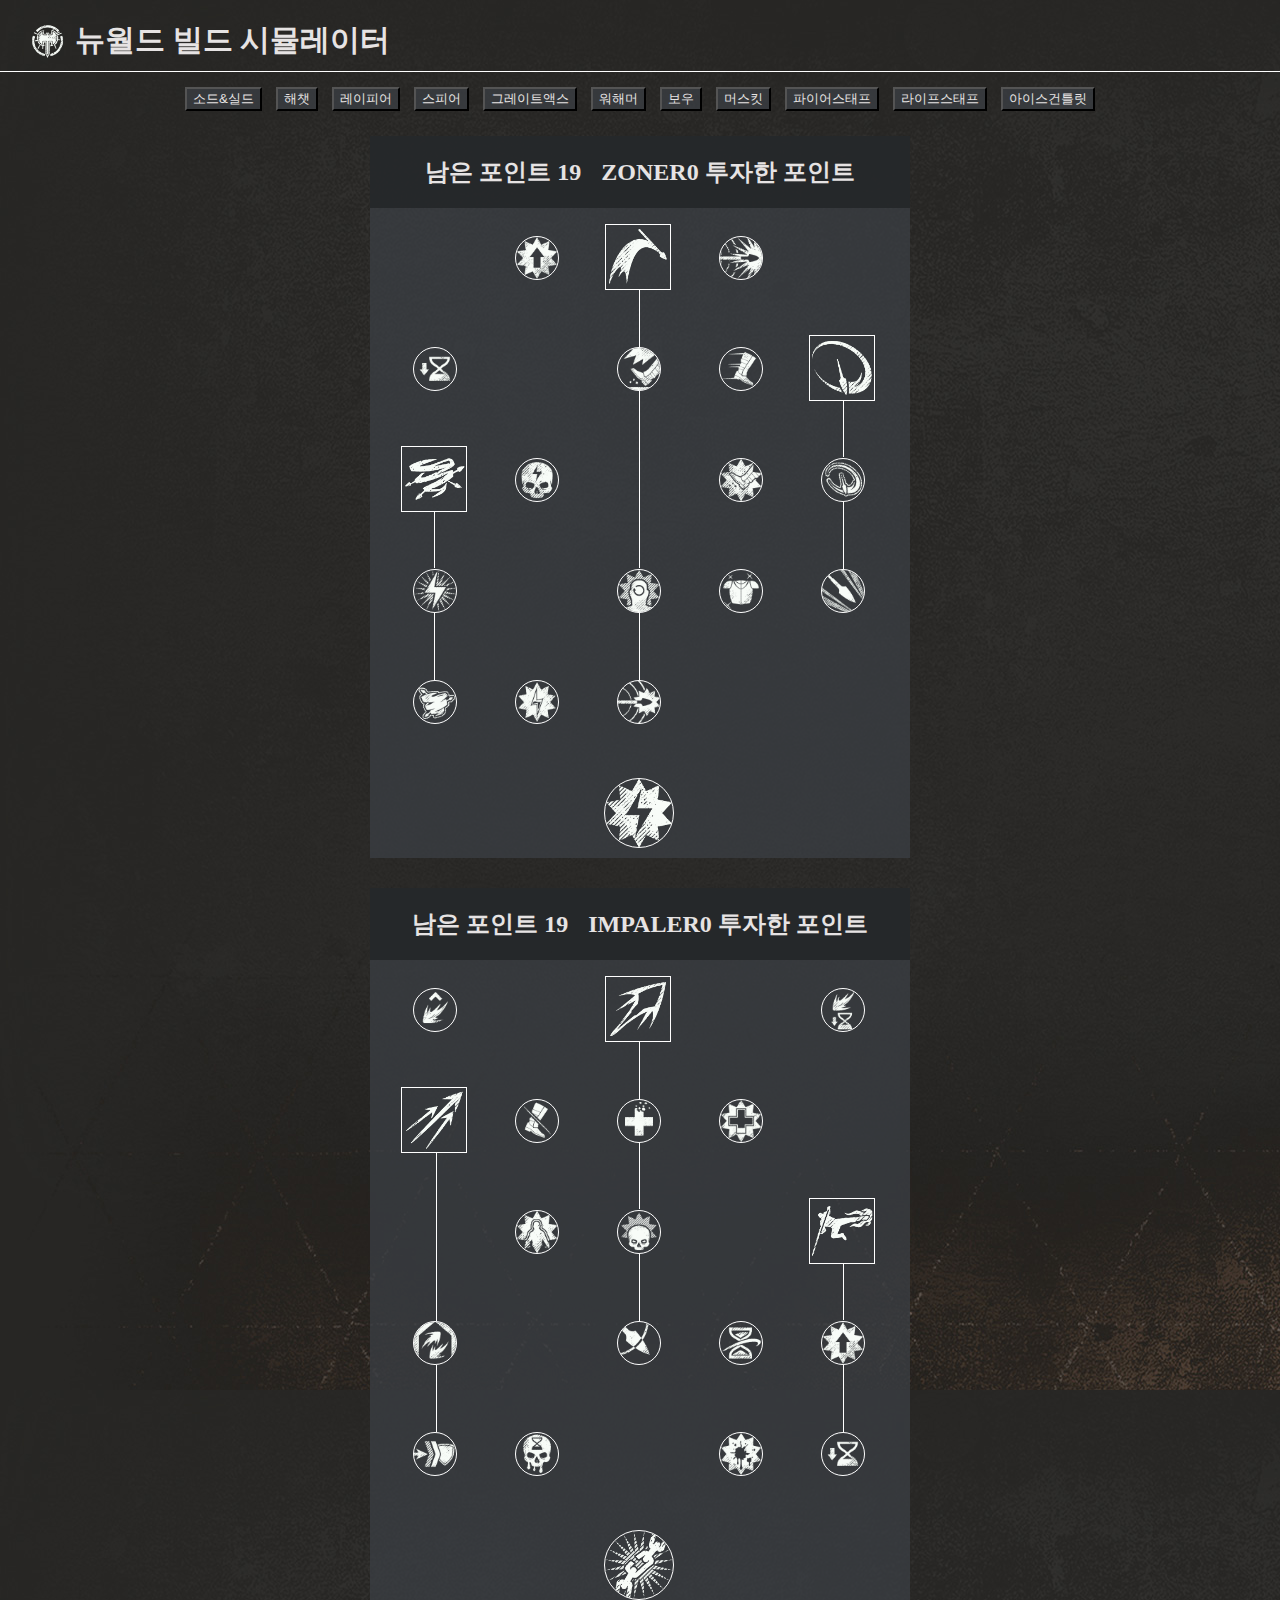
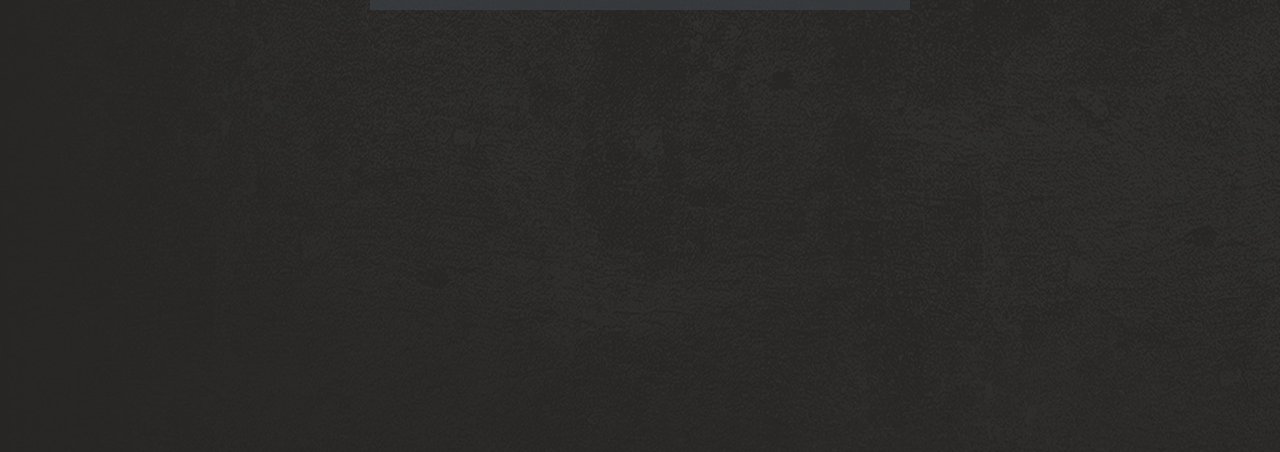
<file: nwbuild-spear.html>
<!DOCTYPE html>
<html>
    <head>
        <title>뉴월드 빌드 시뮬레이터</title>
        <meta id="vp" name="viewport" content="width=device-width, initial-scale=1.0">
        <script>
            window.onload = function() {
                if (screen.width < 540) {
                    var mvp = document.getElementById('vp');
                    mvp.setAttribute('content','user-scalable=no,width=540');
                }
            }
        </script>
        <meta charset="utf-8">
        <link rel = "shorcut icon" href='./NWicon.ico'>
        <link rel='stylesheet' type='text/css' href='./css/style.css'>
        <link rel='stylesheet' type='text/css' href='./css/lines-spear.css'>
        <link rel='stylesheet' type='text/css' href='./css/block-query.css'>
        <link rel='stylesheet' type='text/css' href='./css/tooltips2.css'>
        <link rel='stylesheet' type='text/css' href='./css/images.css'>
        <script src="./js/scripts.js"></script>
    </head>

    <body id=배경>
        <!--네비게이션바-->
        <nav>
            <h1><img class="icon"style="border-color: white; border-width: 1px;" src="./assets/greataxe_reaperultimate_defiantstature.webp"><span id="head">뉴월드 빌드 시뮬레이터</span></h1>
        </nav>
        <nav class="buttons">
            <span><a href="./nwbuild-sns.html"><input type="button" id="button" value="소드&실드"></a></span>
            <span><a href="./nwbuild-hatchet.html"><input type="button" id="button" value="해챗"></a></span>
            <span><a href="./nwbuild-rapier.html"><input type="button" id="button" value="레이피어"></a></span>
            <span><a href="./nwbuild-spear.html"><input type="button" id="button" value="스피어"></a></span>
            <span><a href="./nwbuild-greataxe.html"><input type="button" id="button" value="그레이트액스"></a></span>
            <span><a href="./nwbuild-warhammer.html"><input type="button" id="button" value="워해머"></a></span>
            <span><a href="./nwbuild-bow.html"><input type="button" id="button" value="보우"></a></span>
            <span><a href="./nwbuild-musket.html"><input type="button" id="button" value="머스킷"></a></span>
            <span><a href="./nwbuild-firestaff.html"><input type="button" id="button" value="파이어스태프"></a></span>
            <span><a href="./nwbuild-lifestaff.html"><input type="button" id="button" value="라이프스태프"></a></span>
            <span><a href="./nwbuild-icegauntlet.html"><input type="button" id="button" value="아이스건틀릿"></a></span>
        </nav>
        <!--두 스킬트리-->
        <div class="two-trees">
            <!--<div>
                <h2 class="points">스킬 포인트
                <p><a id="points">19</a></p></h2>
                
                <input type="button" class="buttons" id="button2" value="reset" onclick="
                ResetAtt(this);
                ">
                <div class="hiddenstorage">
                    <p id="Row11">0</p>
                    <p id="Row12">0</p>
                    <p id="Row13">0</p>
                    <p id="Row14">0</p>
                    <p id="Row15">0</p>
                    <p id="Row16">0</p>
                    <p id="Row21">0</p>
                    <p id="Row22">0</p>
                    <p id="Row23">0</p>
                    <p id="Row24">0</p>
                    <p id="Row25">0</p>
                    <p id="Row26">0</p>
                </div>
            </div>-->
            <div class="two-trees2">
                <!--스킬트리1-->
                <div class="tree1">
                    <h2><span id="text">남은 포인트</span>  <a id="points">19</a>ZONER<a id="invested">0</a>  <span id="text">투자한 포인트</span></h2>
                    <div id="grid">
                        <!--1st line-->
                        <div class="spacer"></div>
                        <div class="tooltip">
                            <img id="rw1-1" class="image-container"style="border-color: white; border-width: 1px;" src="./assets/spear_bonushvydmgconsec.webp" onclick="
                            SelDesel(this);
                            " role="button">
                            <span class="tooltiptext1">
                                <h3>
                                    Deadly Consistency
                                </h3>
                                <p>강공격으로 같은 타겟을 연속해서 적중하면 피해 10% 증가</p>
                            </span>
                        </div>
                        <div class="tooltip-a">
                            <img id="rw1-1" name="s1" class="image-container-active" style="border-color: white; border-width: 1px;" src="./assets/spear_javelin.webp" onclick="
                            selec(actskill(this), this);
                            " role="button">
                            <span class="tooltiptext">
                                <h3>
                                Javelin
                                </h3>
                                <p>창을 던져 무기공격력의 125% 피해를 입히고 움추려들게 한다<br><br>쿨다운 15초
                                </p>
                            </span>
                        </div>
                        <div class="tooltip">
                            <img id="rw1-1" class="image-container"style="border-color: white; border-width: 1px;" src="./assets/spear_bonushvydmgatrng.webp" onclick="
                            SelDesel(this);
                            " role="button">
                            <span class="tooltiptext">
                                <h3>
                                    Deadly Reach
                                </h3>
                                <p>3m 이상 떨어진 적에게 치명타 확률 10% 증가</p>
                            </span>
                        </div>
                        <div class="spacer"></div>
                        <!--2nd line-->
                        <div class="tooltip">
                            <img id="rw1-2" class="image-container"style="border-color: white; border-width: 1px;" src="./assets/swordability1_mod1.webp" onclick="
                            SelDesel2(this);
                            " role="button">
                            <span class="tooltiptext1">
                                <h3>
                                    Refreshing Reach
                                </h3>
                                <p>강공격이 모든 기술 쿨다운을 15% 감소시킨다</p>
                            </span>
                        </div>
                        <div class="spacer"></div>
                        <div class="tooltip">
                            <img id="rw1-2" name="s1" class="image-container"style="border-color: white; border-width: 1px;" src="./assets/spear_javelin_reaction_upgrade.webp" onclick="
                            selec(modskill1(this), this);
                            " role="button">
                            <span class="tooltiptext">
                                <h3>
                                    Forceful Impact
                                </h3>
                                <p>적중 시 넉다운 시킨다</p>
                            </span>
                        </div>
                        <div class="tooltip">
                            <img id="rw1-2" class="image-container"style="border-color: white; border-width: 1px;" src="./assets/bowpassive12.webp" onclick="
                            SelDesel2(this);
                            " role="button">
                            <span class="tooltiptext">
                                <h3>
                                    Evasive Maneuvers
                                </h3>
                                <p>공격 적중 후 2초간 후방으로 하는 회피가 스태미나를 20% 적게 소모한다</p>
                            </span>
                        </div> 
                        <div class="tooltip-a">
                            <img id="rw1-2" name="s3" class="image-container-active"style="border-color: white; border-width: 1px;" src="./assets/spear_sweep.webp" onclick="
                            selec(actskill(this), this);
                            " role="button">
                            <span class="tooltiptext">
                                <h3>
                                    Sweep
                                </h3>
                                <p>적들의 다리를 휩쓸어 무기공격력의 75% 피해를 가하고 넉다운 시킨다<br><br>쿨다운 10초</p>
                            </span>
                        </div>
                        
                        <!--3rd line-->
                        
                        <div class="tooltip-a">
                            <img id="rw1-3" name="s2" class="image-container-active"style="border-color: white; border-width: 1px;" src="./assets/spear_cyclone.webp" onclick="
                            selec(actskill(this), this);
                            " role="button">
                            <span class="tooltiptext1">
                                <h3>
                                    Cyclone
                                </h3>
                                <p>회전 공격을 하여 무기공격력의 110% 피해를 입힌다. 적중 시 적을 3m 밀쳐내며 이동속도를 3초간 50% 감소시킨다<br><br>쿨다운 12초</p>
                            </span>
                        </div>
                        <div class="tooltip">
                            <img id="rw1-3" class="image-container"style="border-color: white; border-width: 1px;" src="./assets/spear_bonusstaminaonkill.webp" onclick="
                            SelDesel3(this);
                            " role="button">
                            <span class="tooltiptext1">
                                <h3>
                                    Invigorating Crits
                                </h3>
                                <p>치명타 적중 시 스태미나 20 회복</p>
                            </span>
                        </div>
                        <div class="spacer"></div>
                        <div class="tooltip">
                            <img id="rw1-3" class="image-container"style="border-color: white; border-width: 1px;" src="./assets/spear_bonusdmgvsknockeddown.webp" onclick="
                            SelDesel3(this);
                            " role="button">
                            <span class="tooltiptext">
                                <h3>
                                    Merciless Strength
                                </h3>
                                <p>넉다운 된 적에게 피해 25% 증가</p>
                            </span>
                        </div>
                        <div class="tooltip">
                            <img id="rw1-3" name="s3" class="image-container"style="border-color: white; border-width: 1px;" src="./assets/spear_sweep_grit.webp" onclick="
                            selec(modskill1(this), this);
                            " role="button">
                            <span class="tooltiptext">
                                <h3>
                                    Tenacious Sweep
                                </h3>
                                <p>이 기술에 제어방해 면역 효과 부여</p>
                            </span>
                        </div>

                        <!--4th line-->
                        <div class="tooltip">
                            <img id="rw1-4" name="s2" class="image-container"style="border-color: white; border-width: 1px;" src="./assets/spear_cyclone_bonusstaminaonmultihit.webp" onclick="
                            selec(modskill1(this), this);
                            " role="button">
                            <span class="tooltiptext1">
                                <h3>
                                    Invigorating Combo
                                </h3>
                                <p>적중할 때마다 스태미나 25 회복</p>
                            </span>
                        </div>
                        <div class="spacer"></div>
                        <div class="tooltip">
                            <img id="rw1-4" name="s1" class="image-container"style="border-color: white; border-width: 1px;" src="./assets/spear_javelin_cdronheadshot.webp" onclick="
                            selec(modskill2(this), this);
                            " role="button">
                            <span class="tooltiptext">
                                <h3>
                                    Refreshing Precision
                                </h3>
                                <p>헤드샷이 쿨다운을 50% 감소시킨다</p>
                            </span>
                        </div>
                        <div class="tooltip">
                            <img id="rw1-4" class="image-container"style="border-color: white; border-width: 1px;" src="./assets/swordpassive14.webp" onclick="
                            SelDesel4(this);
                            " role="button">
                            <span class="tooltiptext">
                                <h3>
                                    Defensive Stance
                                </h3>
                                <p>강공격 적중 시 2초간 피해감소 15%</p>
                            </span>
                        </div>
                        <div class="tooltip">
                            <img id="rw1-4" name="s3" class="image-container"style="border-color: white; border-width: 1px;" src="./assets/spear_sweep_followupattack.webp" onclick="
                            selec(modskill2(this), this);
                            " role="button">
                            <span class="tooltiptext">
                                <h3>
                                    Coup De Grace
                                </h3>
                                <p>이 기술 시전 중 일반 공격을 하면 창을 내려꽂으며 무기공격력의 125% 피해를 가한다</p>
                            </span>
                        </div>

                        
                        <!--5th line-->
                        <div class="tooltip">
                            <img id="rw1-5" name="s2" class="image-container"style="border-color: white; border-width: 1px;" src="./assets/spear_cyclone_grit.webp" onclick="
                            selec(modskill2(this), this);
                            " role="button">
                            <span class="tooltiptext1">
                                <h3>
                                    Strong Momentum
                                </h3>
                                <p>이 기술 시전 중 제어방해 면역 효과를 얻는다</p>
                            </span>
                        </div>
                        <div class="tooltip">
                            <img id="rw1-5" class="image-container"style="border-color: white; border-width: 1px;" src="./assets/rapier_evasionpass5_dodgein.webp" onclick="
                            SelDesel5(this);
                            " role="button">
                            <span class="tooltiptext1">
                                <h3>
                                    Strong Conditioning
                                </h3>
                                <p>스태미나가 50% 미만이면 스태미나 재생 30% 증가</p>
                            </span>
                        </div>
                        <div class="tooltip">
                            <img id="rw1-5" name="s1" class="image-container"style="border-color: white; border-width: 1px;" src="./assets/spear_javelin_bonusdmg_longrng.webp" onclick="
                            selec(modskill3(this), this);
                            " role="button">
                            <span class="tooltiptext">
                                <h3>
                                    Deadly Distance
                                </h3>
                                <p>날아간 거리에 비례해 피해증가 (1m당 2.5% 피해증가). 최대 100%</p>
                            </span>
                        </div>
                        <div class="spacer"></div>
                        <div class="spacer"></div>
                        
                        <!--6th line-->
                        <div class="spacer"></div>
                        <div class="spacer"></div>
                        <div class="tooltip-u">
                            <img id="rw1-6" class="image-container-ulti"style="border-color: white; border-width: 1px;" src="./assets/spear_bonusdmgmaxstamina.webp" onclick="
                            SelDesel6(this);
                            " role="button">
                            <span class="tooltiptext">
                                <h3>
                                    Reserved Strength
                                </h3>
                                <p>스태미나가 최대일때 피해량 25% 증가</p>
                            </span>
                        </div>
                        <div class="spacer"></div>
                        <div class="spacer"></div>
                    </div>
                    <p id="hr1"></p> 
                    <p id="hr2"></p> 
                    <p id="hr3"></p> 
                    <p id="hr4"></p> 
                    <p id="hr5"></p> 
                    <p id="hr6"></p>  
                    <p id="hr13"></p> 
                </div>
                
                <!--스킬트리2-->
                <div class="tree2">
                    <h2><span id="text">남은 포인트</span>  <a id="points">19</a>IMPALER<a id="invested2">0</a>  <span id="text">투자한 포인트</span></h2>
                    <div id="grid">
                        <!--1st line-->
                        <div class="tooltip">
                            <img id="rw2-1" class="image-container"style="border-color: white; border-width: 1px;" src="./assets/spear_fortifyvsgrit.webp" onclick="
                            SelDesel7(this);
                            " role="button">
                            <span class="tooltiptext1">
                                <h3>
                                    Precise Jabs
                                </h3>
                                <p>약공격의 치명타 확률 5% 증가</p>
                            </span>
                        </div>
                        <div class="spacer"></div>
                        <div class="tooltip-a">
                            <img id="rw2-1" name="s4" class="image-container-active"style="border-color: white; border-width: 1px;" src="./assets/spear_skewer.webp" onclick="
                            selec(actskill(this), this);
                            " role="button">
                            <span class="tooltiptext">
                                <h3>
                                    Skewer
                                    </h3>
                                    <p>전방으로 돌진하여 적을 꿰뚫으며 무기공격력의 125% 피해를 가한다. 출혈효과 부여 (10초간 매초 10% 피해)<br><br>쿨다운 15초
                                    </p>
                            </span>
                        </div>
                        <div class="spacer"></div>
                        <div class="tooltip">
                            <img id="rw2-1" class="image-container"style="border-color: white; border-width: 1px;" src="./assets/spear_cdronlight.webp" onclick="
                            SelDesel7(this);
                            " role="button">
                            <span class="tooltiptext">
                                <h3>
                                    Refreshing Jabs
                                </h3>
                                <p>약공격 콤보의 두번째 공격 적중 시 모든 스킬 쿨다운 10% 감소</p>
                            </span>
                        </div>
                        
                        <!--2nd line-->
                        <div class="tooltip-a">
                            <img id="rw2-2" name="s5" class="image-container-active"style="border-color: white; border-width: 1px;" src="./assets/spear_perforate.webp" onclick="
                            selec(actskill(this), this);
                            " role="button">
                            <span class="tooltiptext1">
                                <h3>
                                    Perforate
                                </h3>
                                <p>세번을 찔러 각각 무기공격력의 70% 피해를 가하고 10초간 타겟의 피해흡수량을 5%씩 깎는다<br><br>쿨다운 12초</p>
                            </span>
                        </div>
                        <div class="tooltip">
                            <img id="rw2-2" class="image-container"style="border-color: white; border-width: 1px;" src="./assets/swordability5_mod1.webp" onclick="
                            SelDesel8(this);
                            " role="button">
                            <span class="tooltiptext1">
                                <h3>
                                    Crippling Jabs
                                </h3>
                                <p>체력 30% 미만의 적에게 약공격 콤보의 마지막 공격 적중 시 3초간 이동속도 30% 감소 효과</p>
                            </span>
                        </div>
                        <div class="tooltip">
                            <img id="rw2-2" name="s4" class="image-container"style="border-color: white; border-width: 1px;" src="./assets/spear_skewer_bonusdmgvsmaxhp.webp" onclick="
                            selec(modskill1(this), this);
                            " role="button">
                            <span class="tooltiptext">
                                <h3>
                                    Deadly Ambush
                                </h3>
                                <p>최대 체력의 적에게 가하는 피해량 20% 증가</p>
                            </span>
                        </div>
                        <div class="tooltip">
                            <img id="rw2-2" class="image-container"style="border-color: white; border-width: 1px;" src="./assets/spear_bonusdmgvslowhp.webp" onclick="
                            SelDesel8(this);
                            " role="button">
                            <span class="tooltiptext">
                                <h3>
                                    Finishing Blows
                                </h3>
                                <p>체력 30% 미만의 적에게 가하는 피해량 15% 증가</p>
                            </span>
                        </div>
                        <div class="spacer"></div>

                        <!--3rd line-->
                        
                        <div class="spacer"></div>
                        <div class="tooltip">
                            <img id="rw2-3" class="image-container"style="border-color: white; border-width: 1px;" src="./assets/spear_bonusdmgvsgrit.webp" onclick="
                            SelDesel9(this);
                            " role="button">
                            <span class="tooltiptext1">
                                <h3>
                                    Unerring Precision
                                </h3>
                                <p>제어방해 면역인 적에게 피해량 20% 증가</p>
                            </span>
                        </div>
                        <div class="tooltip">
                            <img id="rw2-3" name="s4" class="image-container"style="border-color: white; border-width: 1px;" src="./assets/spear_skewer_empoweronkill.webp" onclick="
                            selec(modskill2(this), this);
                            " role="button">
                            <span class="tooltiptext">
                                <h3>
                                    Follow Through
                                </h3>
                                <p>치명타 적중 시 10초간 피해 20% 증가</p>
                            </span>
                        </div>
                        <div class="spacer"></div>
                        <div class="tooltip-a">
                            <img id="rw2-3" name="s6" class="image-container-active"style="border-color: white; border-width: 1px;" src="./assets/spear_vaultkick.webp" onclick="
                            selec(actskill(this), this);
                            " role="button">
                            <span class="tooltiptext">
                                <h3>
                                    Vault Kick
                                </h3>
                                <p>창을 이용해 전방으로 발차기를 해서 무기공격력의 75% 피해를 가하고 1.5초 기절시킨다<br><br>도발 보석 호환. 적중 시 2초 도발<br>쿨다운 15초</p>
                            </span>
                        </div>
                        
                        <!--4th line-->
                        <div class="tooltip">
                            <img id="rw2-4" name="s5" class="image-container"style="border-color: white; border-width: 1px;" src="./assets/spear_perforate_bonusrend.webp" onclick="
                            selec(modskill1(this), this);
                            " role="button">
                            <span class="tooltiptext1">
                                <h3>
                                    Rupturing Strikes
                                </h3>
                                <p>체력 50% 이상의 적에게 피해흡수량 감소효과가 각각 10%로 증가한다</p>
                            </span>
                        </div>
                        <div class="spacer"></div>
                        <div class="tooltip">
                            <img id="rw2-4" name="s4" class="image-container"style="border-color: white; border-width: 1px;" src="./assets/spear_skewer_bonusbleeddmg.webp" onclick="
                            selec(modskill3(this), this);
                            " role="button">
                            <span class="tooltiptext">
                                <h3>
                                    Deep Wound
                                </h3>
                                <p>출혈 시간이 15초로 증가한다</p>
                            </span>
                        </div>
                        
                        <div class="tooltip">
                            <img id="rw2-4" class="image-container"style="border-color: white; border-width: 1px;" src="./assets/rapier_bloodmasterpass1_lightbleeds.webp" onclick="
                            SelDesel10(this);
                            " role="button">
                            <span class="tooltiptext">
                                <h3>
                                    Aggressive Maneuvers
                                </h3>
                                <p>회피 후 2초안에 시전한 기술 적중 시 모든 기술 쿨다운 20% 감소</p>
                            </span>
                        </div>
                        <div class="tooltip">
                            <img id="rw2-4" name="s6" class="image-container"style="border-color: white; border-width: 1px;" src="./assets/swordability1_mod2.webp" onclick="
                            selec(modskill1(this), this);
                            " role="button">
                            <span class="tooltiptext">
                                <h3>
                                    Relentless Blows
                                </h3>
                                <p>체력 50% 미만의 적 적중 시 5초간 피해 20% 증가</p>
                            </span>
                        </div>
                        
                        <!--5th line-->
                        <div class="tooltip">
                            <img id="rw2-4" name="s5" class="image-container"style="border-color: white; border-width: 1px;" src="./assets/spear_perforate_bonusblockpushback.webp" onclick="
                            selec(modskill2(this), this);
                            " role="button">
                            <span class="tooltiptext1">
                                <h3>
                                    Impactful Strikes
                                </h3>
                                <p>세번 모두 적중시 타겟을 움추려들게 한다</p>
                            </span>
                        </div>
                        <div class="tooltip">
                            <img id="rw2-5" class="image-container"style="border-color: white; border-width: 1px;" src="./assets/spear_cdronbleedkill.webp" onclick="
                            SelDesel11(this);
                            " role="button">
                            <span class="tooltiptext1">
                                <h3>
                                    Exacerbating Crits
                                </h3>
                                <p>치명타 적중 시 디버프와 출혈효과 지속시간 20% 증가</p>
                            </span>
                        </div>
                        <div class="spacer"></div>
                        <div class="tooltip">
                            <img id="rw2-5" class="image-container"style="border-color: white; border-width: 1px;" src="./assets/rapier_bloodmasterpass4_bleeddamage.webp" onclick="
                            SelDesel11(this);
                            " role="button">
                            <span class="tooltiptext">
                                <h3>
                                    Exposed Wounds
                                </h3>
                                <p>출혈하고 있는 적에게 치명타 확률 15% 증가</p>
                            </span>
                        </div>
                        <div class="tooltip">
                            <img id="rw2-5" name="s6" class="image-container"style="border-color: white; border-width: 1px;" src="./assets/swordability1_mod1.webp" onclick="
                            selec(modskill2(this), this);
                            " role="button">
                            <span class="tooltiptext">
                                <h3>
                                    Continuous Motion
                                </h3>
                                <p>적중 시 다른 창 기술의 쿨다운이 30% 감소한다</p>
                            </span>
                        </div>
                        
                        <!--6th line-->
                        <div class="spacer"></div>
                        <div class="spacer"></div>
                        <div class="tooltip-u">
                            <img id="rw2-6" class="image-container-ulti"style="border-color: white; border-width: 1px;" src="./assets/spear_bonusdmgvsdebuff.webp" onclick="
                            SelDesel12(this);
                            " role="button">
                            <span class="tooltiptext">
                                <h3>
                                    Exploited Weakness
                                </h3>
                                <p>타겟에 걸린 디버프 당 피해 10% 증가 (최대 30%)</p>
                            </span>
                        </div>
                        <div class="spacer"></div>
                        <div class="spacer"></div>
                        <p id="hr7"></p> 
                        <p id="hr8"></p> 
                        <p id="hr9"></p> 
                        <p id="hr10"></p> 
                        <p id="hr11"></p> 
                        <p id="hr12"></p>  
                        <p id="hr14"></p>  
                        <p id="hr15"></p>  
                    </div>
                </div>
            </div>
        </div>

        

    </body>
    <footer>
        <div class="hiddenstorage">
            <p id="Row11">0</p>
            <p id="Row12">0</p>
            <p id="Row13">0</p>
            <p id="Row14">0</p>
            <p id="Row15">0</p>
            <p id="Row16">0</p>
            <p id="Row21">0</p>
            <p id="Row22">0</p>
            <p id="Row23">0</p>
            <p id="Row24">0</p>
            <p id="Row25">0</p>
            <p id="Row26">0</p>
        </div>
      </footer>
</file>
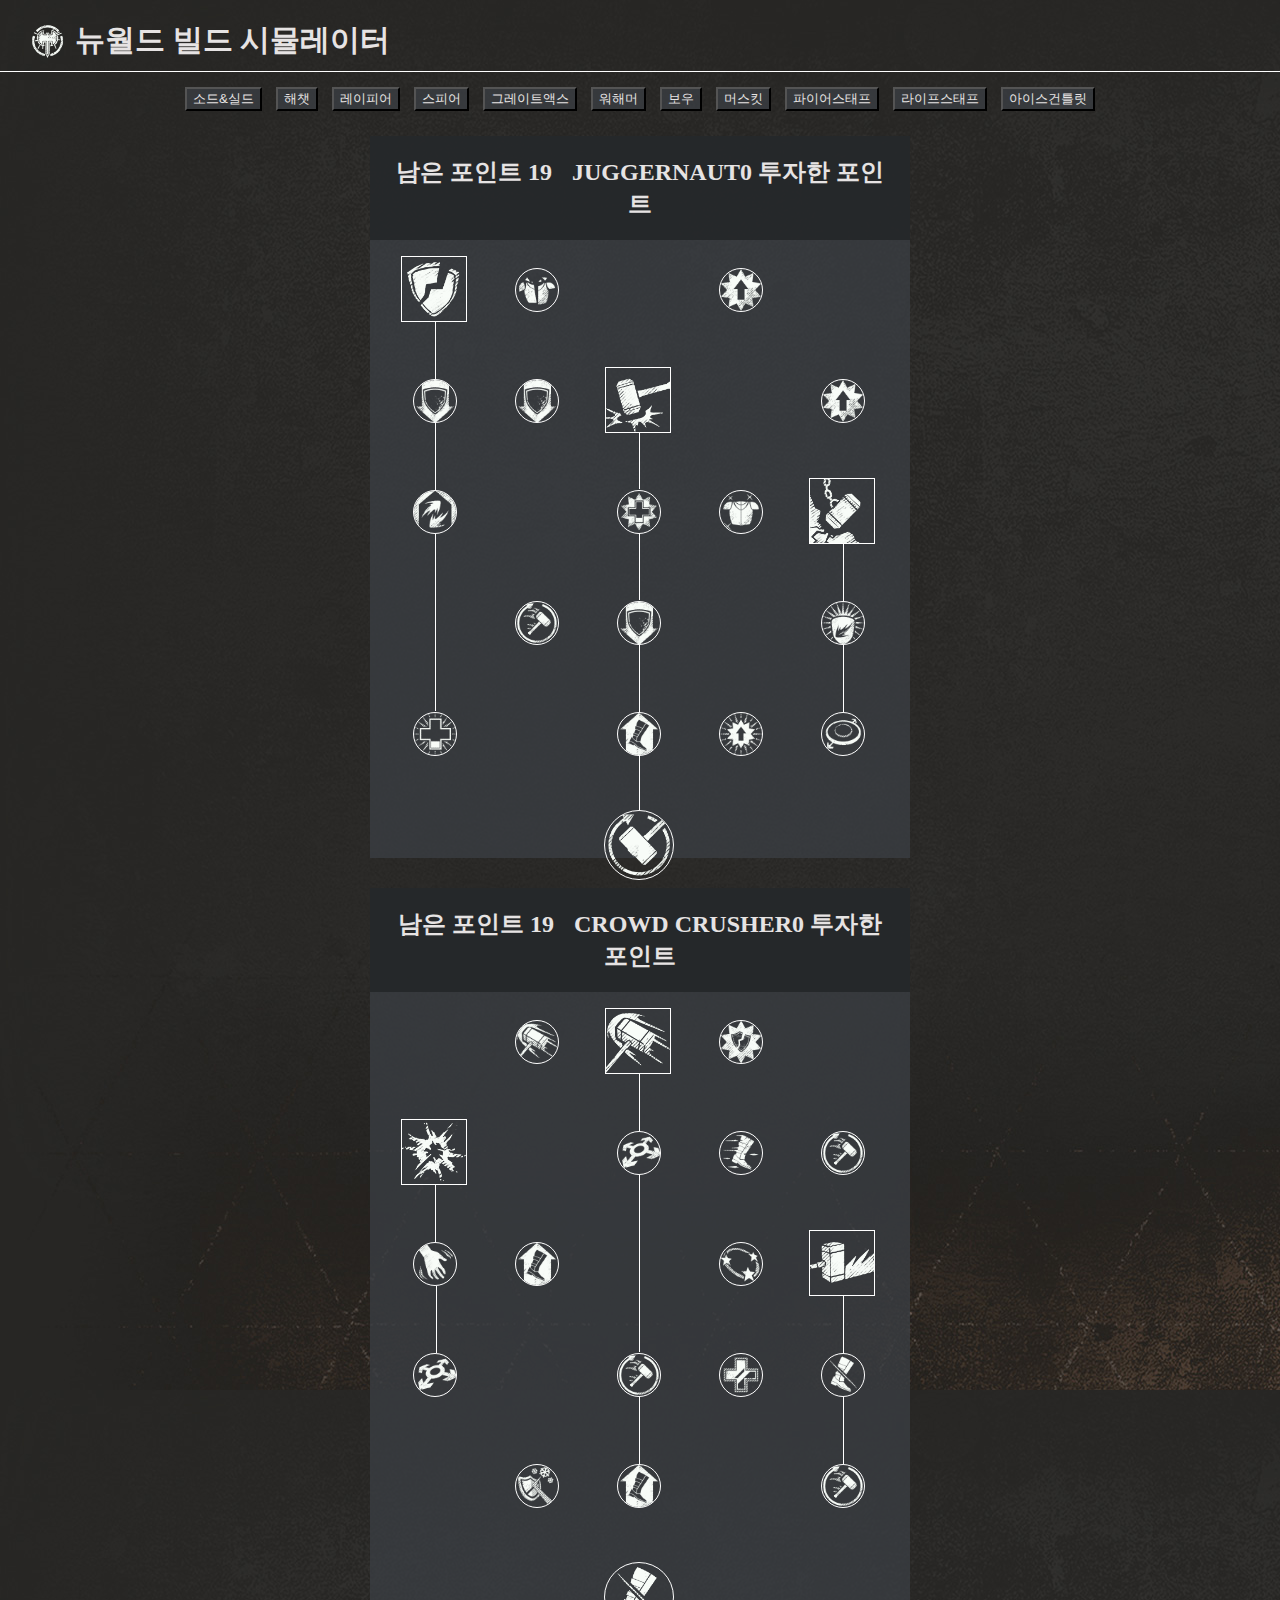
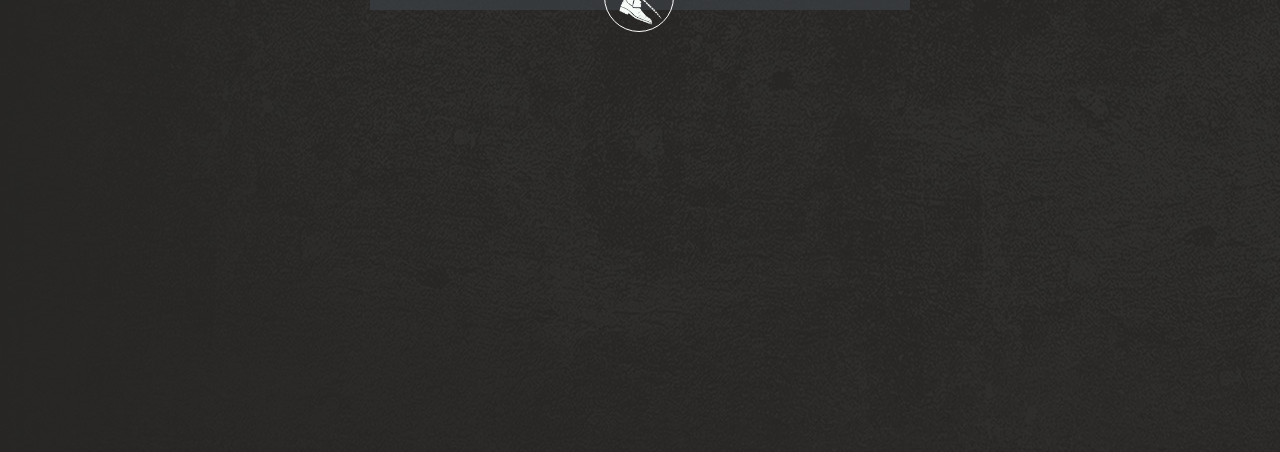
<file: nwbuild-warhammer.html>
<!DOCTYPE html>
<html>
    <head>
        <title>뉴월드 빌드 시뮬레이터</title>
        <meta id="vp" name="viewport" content="width=device-width, initial-scale=1.0">
        <script>
            window.onload = function() {
                if (screen.width < 540) {
                    var mvp = document.getElementById('vp');
                    mvp.setAttribute('content','user-scalable=no,width=540');
                }
            }
        </script>
        <meta charset="utf-8">
        <link rel = "shorcut icon" href='./NWicon.ico'>
        <link rel='stylesheet' type='text/css' href='./css/style.css'>
        <link rel='stylesheet' type='text/css' href='./css/lines-warhammer.css'>
        <link rel='stylesheet' type='text/css' href='./css/block-query.css'>
        <link rel='stylesheet' type='text/css' href='./css/tooltips2.css'>
        <link rel='stylesheet' type='text/css' href='./css/images.css'>
        <script src="./js/scripts.js"></script>
    </head>

    <body id=배경>
        <!--네비게이션바-->
        <nav>
            <h1><img class="icon"style="border-color: white; border-width: 1px;" src="./assets/greataxe_reaperultimate_defiantstature.webp"><span id="head">뉴월드 빌드 시뮬레이터</span></h1>
        </nav>
        <nav class="buttons">
            <span><a href="./nwbuild-sns.html"><input type="button" id="button" value="소드&실드"></a></span>
            <span><a href="./nwbuild-hatchet.html"><input type="button" id="button" value="해챗"></a></span>
            <span><a href="./nwbuild-rapier.html"><input type="button" id="button" value="레이피어"></a></span>
            <span><a href="./nwbuild-spear.html"><input type="button" id="button" value="스피어"></a></span>
            <span><a href="./nwbuild-greataxe.html"><input type="button" id="button" value="그레이트액스"></a></span>
            <span><a href="./nwbuild-warhammer.html"><input type="button" id="button" value="워해머"></a></span>
            <span><a href="./nwbuild-bow.html"><input type="button" id="button" value="보우"></a></span>
            <span><a href="./nwbuild-musket.html"><input type="button" id="button" value="머스킷"></a></span>
            <span><a href="./nwbuild-firestaff.html"><input type="button" id="button" value="파이어스태프"></a></span>
            <span><a href="./nwbuild-lifestaff.html"><input type="button" id="button" value="라이프스태프"></a></span>
            <span><a href="./nwbuild-icegauntlet.html"><input type="button" id="button" value="아이스건틀릿"></a></span>
        </nav>
        <!--두 스킬트리-->
        <div class="two-trees">
            <!--<div>
                <h2 class="points">스킬 포인트
                <p><a id="points">19</a></p></h2>
                
                <input type="button" class="buttons" id="button2" value="reset" onclick="
                ResetAtt(this);
                ">
                
            </div>-->
            <div class="two-trees2">
                <!--스킬트리1-->
                <div class="tree1">
                    <h2><span id="text">남은 포인트</span>  <a id="points">19</a>JUGGERNAUT<a id="invested">0</a>  <span id="text">투자한 포인트</span></h2>
                    <div id="grid">
                        <!--1st line-->
                        
                        <div class="tooltip-a">
                            <img id="rw1-1" name="s2" class="image-container-active" style="border-color: white; border-width: 1px;" src="./assets/warhammerability1.webp" onclick="
                            selec(actskill(this), this);
                            " role="button">
                            <span class="tooltiptext1">
                                <h3>
                                    Armor Breaker
                                </h3>
                                <p>해머를 휘둘러 상대의 방어를 35% 관통하고 140% 무기데미지를 준다<br><br>쿨다운 12초
                                </p>
                            </span>
                        </div>
                        <div class="tooltip">
                            <img id="rw1-1" class="image-container"style="border-color: white; border-width: 1px;" src="./assets/musketpassive11.webp" onclick="
                            SelDesel(this);
                            " role="button">
                            <span class="tooltiptext1">
                                <h3>
                                    Epitome of Bonk!
                                </h3>
                                <p>기본 공격에 방어 관통 10% 부여</p>
                            </span>
                        </div>
                        <div class="spacer"></div>
                        <div class="tooltip">
                            <img id="rw1-1" class="image-container"style="border-color: white; border-width: 1px;" src="./assets/firestaffability2_mod1.webp" onclick="
                            SelDesel(this);
                            " role="button">
                            <span class="tooltiptext">
                                <h3>
                                    Hammer Time
                                </h3>
                                <p>강공격 시 4초간 피해 20% 증가</p>
                            </span>
                        </div>
                        <div class="spacer"></div>

                        <!--2nd line-->
                        <div class="tooltip">
                            <img id="rw1-2" name="s2" class="image-container"style="border-color: white; border-width: 1px;" src="./assets/warhammerability1_mod1.webp" onclick="
                            selec(modskill1(this), this);
                            " role="button">
                            <span class="tooltiptext1">
                                <h3>
                                    Indomitable
                                </h3>
                                <p>이 기술에 제어방해 면역 효과 부여</p>
                            </span>
                        </div>
                        <div class="tooltip">
                            <img id="rw1-2" class="image-container"style="border-color: white; border-width: 1px;" src="./assets/warhammerability1_mod1.webp" onclick="
                            SelDesel2(this);
                            " role="button">
                            <span class="tooltiptext1">
                                <h3>
                                    Exhaustive Attacks
                                </h3>
                                <p>모든 기술이 탈진을 유발해 5초간 상대의 스태미나 재생력을 15% 감소시킨다 (중첩 불가)</p>
                            </span>
                        </div>
                        <div class="tooltip-a">
                            <img id="rw1-2" name="s1" class="image-container-active"style="border-color: white; border-width: 1px;" src="./assets/warhammerability3.webp" onclick="
                            selec(actskill(this), this);
                            " role="button">
                            <span class="tooltiptext">
                                <h3>
                                    Mighty Gavel
                                </h3>
                                <p>도약하며 해머를 내려찍어 160% 무기데미지를 준다<br><br>쿨다운 22초</p>
                            </span>
                        </div>
                        <div class="spacer"></div>
                        <div class="tooltip">
                            <img id="rw1-2" class="image-container"style="border-color: white; border-width: 1px;" src="./assets/firestaffability2_mod1.webp" onclick="
                            SelDesel2(this);
                            " role="button">
                            <span class="tooltiptext">
                                <h3>
                                    Hardened Steel
                                </h3>
                                <p>강공격에 제어방해 면역 효과를 부여하고 강공격 중 20% 피해감소</p>
                            </span>
                        </div>
                        
                        <!--3rd line-->
                        
                        <div class="tooltip">
                            <img id="rw1-3" name="s2" class="image-container"style="border-color: white; border-width: 1px;" src="./assets/spear_perforate_bonusrend.webp" onclick="
                            selec(modskill2(this), this);
                            " role="button">
                            <span class="tooltiptext1">
                                <h3>
                                    Lasting Trauma
                                </h3>
                                <p>이 기술에 적중된 타겟의 피해흡수 -15% (10초 지속)</p>
                            </span>
                        </div>
                        <div class="spacer"></div>
                        <div class="tooltip">
                            <img id="rw1-3" name="s1" class="image-container"style="border-color: white; border-width: 1px;" src="./assets/swordability1_mod3.webp" onclick="
                            selec(modskill1(this), this);
                            " role="button">
                            <span class="tooltiptext">
                                <h3>
                                    Summary Judgement
                                </h3>
                                <p>체력 30% 미만의 적에게 20% 증가된 피해를 준다</p>
                            </span>
                        </div>
                        <div class="tooltip">
                            <img id="rw1-3" class="image-container"style="border-color: white; border-width: 1px;" src="./assets/swordpassive14.webp" onclick="
                            SelDesel3(this);
                            " role="button">
                            <span class="tooltiptext">
                                <h3>
                                    Contemption
                                </h3>
                                <p>체력 30% 미만의 적에게 강공격의 피해량 15% 증가</p>
                            </span>
                        </div>
                        <div class="tooltip-a">
                            <img id="rw1-3" name="s3" class="image-container-active"style="border-color: white; border-width: 1px;" src="./assets/warhammerability6.webp" onclick="
                            selec(actskill(this), this);
                            " role="button">
                            <span class="tooltiptext">
                                <h3>
                                    Wrecking Ball
                                </h3>
                                <p>해머로 지면을 내려쳐 적을 넘어뜨리고 120% 무기데미지를 준다<br><br>쿨다운 15초</p>
                            </span>
                        </div>

                        <!--4th line-->
                        <div class="spacer"></div>
                        <div class="tooltip">
                            <img id="rw1-4" class="image-container"style="border-color: white; border-width: 1px;" src="./assets/warhammerability2_mod4.webp" onclick="
                            SelDesel4(this);
                            " role="button">
                            <span class="tooltiptext1">
                                <h3>
                                    Quick Recovery
                                </h3>
                                <p>강공격 적중 시 쿨다운 7% 감소</p>
                            </span>
                        </div>
                        <div class="tooltip">
                            <img id="rw1-4" name="s1" class="image-container"style="border-color: white; border-width: 1px;" src="./assets/warhammerability1_mod1.webp" onclick="
                            selec(modskill2(this), this);
                            " role="button">
                            <span class="tooltiptext">
                                <h3>
                                    Impact Fracture
                                </h3>
                                <p>스태미나 피해량 25% 증가</p>
                            </span>
                        </div>
                        <div class="spacer"></div>
                        <div class="tooltip">
                            <img id="rw1-4" name="s3" class="image-container"style="border-color: white; border-width: 1px;" src="./assets/warhammerability6_mod1.webp" onclick="
                            selec(modskill1(this), this);
                            " role="button">
                            <span class="tooltiptext">
                                <h3>
                                    Safety Measures
                                </h3>
                                <p>적중 시 20% 피해감소 효과를 얻음 (4초 지속)</p>
                            </span>
                        </div>

                        
                        <!--5th line-->
                        <div class="tooltip">
                            <img id="rw1-5" name="s2" class="image-container"style="border-color: white; border-width: 1px;" src="./assets/hatchetability3_mod2.webp" onclick="
                            selec(modskill3(this), this);
                            " role="button">
                            <span class="tooltiptext1">
                                <h3>
                                    Opening Act
                                </h3>
                                <p>최대 생명력의 적에게 이 기술의 피해량 15% 증가</p>
                            </span>
                        </div>
                        <div class="spacer"></div>
                        <div class="tooltip">
                            <img id="rw1-5" name="s1" class="image-container"style="border-color: white; border-width: 1px;" src="./assets/warhammerability3_mod3.webp" onclick="
                            selec(modskill3(this), this);
                            " role="button">
                            <span class="tooltiptext">
                                <h3>
                                    Expedite
                                </h3>
                                <p>이 기술 적중 시 3초간 이동속도 30% 증가</p>
                            </span>
                        </div>
                        <div class="tooltip">
                            <img id="rw1-5" name="s3" class="image-container"style="border-color: white; border-width: 1px;" src="./assets/lifestaffability6_mod2.webp" onclick="
                            SelDesel5(this);
                            " role="button">
                            <span class="tooltiptext">
                                <h3>
                                    Power Through Pain
                                </h3>
                                <p>피해를 받으면 1초동안 가하는 피해량 35% 증가</p>
                            </span>
                        </div>
                        <div class="tooltip">
                            <img id="rw1-5" name="s3" class="image-container"style="border-color: white; border-width: 1px;" src="./assets/firestaffability3_mod2.webp" onclick="
                            selec(modskill2(this), this);
                            " role="button">
                            <span class="tooltiptext">
                                <h3>
                                    Breathing Room
                                </h3>
                                <p>적중한 적 주위 1.5m 반경의 적들도 넘어뜨림</p>
                            </span>
                        </div>
                        
                        <!--6th line-->
                        <div class="spacer"></div>
                        <div class="spacer"></div>
                        <div class="tooltip-u">
                            <img id="rw1-6" name="s1" class="image-container-ulti"style="border-color: white; border-width: 1px;" src="./assets/warhammerability3_mod4.webp" onclick="
                            selec(modskill4(this), this);
                            " role="button">
                            <span class="tooltiptext">
                                <h3>
                                    Justice For All
                                </h3>
                                <p>이 기술 시전 중 약공격을 하면 두번째 공격이 나가며 200% 무기데미지를 준다</p>
                            </span>
                        </div>
                        <div class="spacer"></div>
                        <div class="spacer"></div>
                    </div>
                    <p id="hr1"></p> 
                    <p id="hr2"></p> 
                    <p id="hr3"></p> 
                    <p id="hr4"></p> 
                    <p id="hr5"></p> 
                    <p id="hr6"></p> 
                    <p id="hr6-1"></p>
                    <p id="hr6-2"></p> 
                    <p id="hr13"></p> 
                    <p id="hr4-1"></p>
                    <p id="hr13-1"></p> 
                </div>
                
                <!--스킬트리2-->
                <div class="tree2">
                    <h2><span id="text">남은 포인트</span>  <a id="points">19</a>CROWD CRUSHER<a id="invested2">0</a>  <span id="text">투자한 포인트</span></h2>
                    <div id="grid">
                        <!--1st line-->
                        <div class="spacer"></div>
                        <div class="tooltip">
                            <img id="rw2-1" class="image-container"style="border-color: white; border-width: 1px;" src="./assets/warhammerability2.webp" onclick="
                            SelDesel7(this);
                            " role="button">
                            <span class="tooltiptext1">
                                <h3>
                                    Outnumbered
                                </h3>
                                <p>3m 반경에 적이 두명 이상 있으면 피해감소 10%</p>
                            </span>
                        </div>
                        <div class="tooltip-a">
                            <img id="rw2-1" name="s4" class="image-container-active"style="border-color: white; border-width: 1px;" src="./assets/warhammerability2.webp" onclick="
                            selec(actskill(this), this);
                            " role="button">
                            <span class="tooltiptext">
                                <h3>
                                    Clear Out
                                </h3>
                                <p>해머를 크게 휘둘러 적들을 4m 밀쳐내며 115% 무기데미지를 입힌다<br><br>쿨다운 15초</p>
                            </span>
                        </div>
                        <div class="tooltip">
                            <img id="rw2-1" class="image-container"style="border-color: white; border-width: 1px;" src="./assets/spear_vaultkick_empoweronblockbreak.webp" onclick="
                            SelDesel7(this);
                            " role="button">
                            <span class="tooltiptext">
                                <h3>
                                    I Can Do This All Day
                                </h3>
                                <p>근접 공격을 방어할 시 스태미나 소모 30% 감소</p>
                            </span>
                        </div>
                        <div class="spacer"></div>
                        
                        <!--2nd line-->
                        <div class="tooltip-a">
                            <img id="rw2-2" name="s5" class="image-container-active"style="border-color: white; border-width: 1px;" src="./assets/warhammerability5.webp" onclick="
                            selec(actskill(this), this);
                            " role="button">
                            <span class="tooltiptext1">
                                <h3>
                                    Shockwave
                                </h3>
                                <p>해머를 내려찍어 3m 반경에 땅을 뒤흔드며 80% 무기데미지를 준다. 영향 받은 적은 2초간 기절한다<br><br>도발 보석 호환. 적중 시 6초간 도발한다<br>쿨다운 20초</p>
                            </span>
                        </div>
                        <div class="spacer"></div>
                        <div class="tooltip">
                            <img id="rw2-2" name="s4" class="image-container"style="border-color: white; border-width: 1px;" src="./assets/warhammerability2_mod1.webp" onclick="
                            selec(modskill1(this), this);
                            " role="button">
                            <span class="tooltiptext">
                                <h3>
                                    Power Cleaner
                                </h3>
                                <p>이 기술 적중 시 주위 6m 반경의 아군에게 10% 피해감소 (4초 지속)</p>
                            </span>
                        </div>
                        <div class="tooltip">
                            <img id="rw2-2" class="image-container"style="border-color: white; border-width: 1px;" src="./assets/rapier_evasionpass4_artofbattle.webp" onclick="
                            SelDesel8(this);
                            " role="button">
                            <span class="tooltiptext">
                                <h3>
                                    Guarded Sprint
                                </h3>
                                <p>달리는 줄 피해감소 10%</p>
                            </span>
                        </div>
                        <div class="tooltip">
                            <img id="rw2-2" class="image-container"style="border-color: white; border-width: 1px;" src="./assets/warhammerability2_mod4.webp" onclick="
                            SelDesel8(this);
                            " role="button">
                            <span class="tooltiptext">
                                <h3>
                                    Acceleration
                                </h3>
                                <p>약공격으로 디버프 걸린 적 적중 시 모든 기술 쿨다운 7% 감소</p>
                            </span>
                        </div>
                    
                        <!--3rd line-->
                        <div class="tooltip">
                            <img id="rw2-3" name="s5" class="image-container"style="border-color: white; border-width: 1px;" src="./assets/warhammerability5_mod1.webp" onclick="
                            selec(modskill1(this), this);
                            " role="button">
                            <span class="tooltiptext1">
                                <h3>
                                    Frailty
                                </h3>
                                <p>이 기술 적중 시 약화 부여 대상의 공격력을 10% 감소시킨다. (10초 지속)</p>
                            </span>
                        </div>
                        <div class="tooltip">
                            <img id="rw2-3" class="image-container"style="border-color: white; border-width: 1px;" src="./assets/warhammerability3_mod3.webp" onclick="
                            SelDesel9(this);
                            " role="button">
                            <span class="tooltiptext1">
                                <h3>
                                    Facilitated Expedition
                                </h3>
                                <p>디버프에 걸린 적 적중 시 3초간 이동속도 15% 증가</p>
                            </span>
                        </div>
                        <div class="spacer"></div>
                        <div class="tooltip">
                            <img id="rw2-3" class="image-container"style="border-color: white; border-width: 1px;" src="./assets/warhammerability2_mod3.webp" onclick="
                            SelDesel9(this);
                            " role="button">
                            <span class="tooltiptext">
                                <h3>
                                    Concussive Impact
                                </h3>
                                <p>워해머 디버프에 걸린 대상에게 피해량 15% 증가</p>
                            </span>
                        </div>
                        <div class="tooltip-a">
                            <img id="rw2-3" name="s6" class="image-container-active"style="border-color: white; border-width: 1px;" src="./assets/warhammerability4.webp" onclick="
                            selec(actskill(this), this);
                            " role="button">
                            <span class="tooltiptext">
                                <h3>
                                    Path of Destiny
                                </h3>
                                <p>땅을 내려찍어 직선으로 에너지 파동을 보내 적중된 적들에 110% 무기데미지를 준다<br><br>쿨다운 22초</p>
                            </span>
                        </div>

                        
                        <!--4th line-->
                        <div class="tooltip">
                            <img id="rw2-4" name="s5" class="image-container"style="border-color: white; border-width: 1px;" src="./assets/warhammerability5_mod2.webp" onclick="
                            selec(modskill2(this), this);
                            " role="button">
                            <span class="tooltiptext1">
                                <h3>
                                    Meteoric Crater
                                </h3>
                                <p>이 기술의 범위 4m 증가</p>
                            </span>
                        </div>
                        <div class="spacer"></div>
                        <div class="tooltip">
                            <img id="rw2-4" name="s4" class="image-container"style="border-color: white; border-width: 1px;" src="./assets/warhammerability2_mod4.webp" onclick="
                            selec(modskill2(this), this);
                            " role="button">
                            <span class="tooltiptext">
                                <h3>
                                    Clean and Refreshed
                                </h3>
                                <p>이 기술에 적중된 적 하나당 이 기술의 쿨다운 5% 감소</p>
                            </span>
                        </div>
                        <div class="tooltip">
                            <img id="rw2-4" class="image-container"style="border-color: white; border-width: 1px;" src="./assets/swordpassive10.webp" onclick="
                            SelDesel10(this);
                            " role="button">
                            <span class="tooltiptext">
                                <h3>
                                    Prevailing Spirit
                                </h3>
                                <p>이 스킬 트리에 있는 스킬 사용 시 주는 피해의 35%를 회복한다</p>
                            </span>
                        </div>
                        <div class="tooltip">
                            <img id="rw2-4" name="s6" class="image-container"style="border-color: white; border-width: 1px;" src="./assets/warhammerability4_mod2.webp" onclick="
                            selec(modskill1(this), this);
                            " role="button">
                            <span class="tooltiptext">
                                <h3>
                                    Seismic Waves
                                </h3>
                                <p>파동에 적중된 적들을 움추리게 한다</p>
                            </span>
                        </div>
                        
                        <!--5th line-->
                        <div class="spacer"></div>
                        <div class="tooltip">
                            <img id="rw2-5" class="image-container" style="border-color: white; border-width: 1px;" src="./assets/swordpassive11.webp" onclick="
                            SelDesel11(this);
                            " role="button">
                            <span class="tooltiptext1">
                                <h3>
                                    Resurgence
                                </h3>
                                <p>2번의 약공격 후 자신에게 걸린 디버프 지속시간 25% 감소 (5초에 한번 발동)</p>
                            </span>
                        </div>
                        <div class="tooltip">
                            <img id="rw2-5" name="s4" class="image-container"style="border-color: white; border-width: 1px;" src="./assets/warhammerability3_mod3.webp" onclick="
                            selec(modskill3(this), this);
                            " role="button">
                            <span class="tooltiptext">
                                <h3>
                                    Swing Away
                                </h3>
                                <p>이 기술 적중 시 3초간 이동속도 30% 증가</p>
                            </span>
                        </div>
                        <div class="spacer"></div>
                        <div class="tooltip">
                            <img id="rw2-5" name="s6" class="image-container"style="border-color: white; border-width: 1px;" src="./assets/warhammerability2_mod4.webp" onclick="
                            selec(modskill2(this), this);
                            " role="button">
                            <span class="tooltiptext">
                                <h3>
                                    Stimulated Reduction
                                </h3>
                                <p>파동에 적중된 적 하나당 이 기술의 쿨다운 5% 감소</p>
                            </span>
                        </div>
                        
                        <!--6th line-->
                        <div class="spacer"></div>
                        <div class="spacer"></div>
                        <div class="tooltip-u">
                            <img id="rw2-6" class="image-container-ulti"style="border-color: white; border-width: 1px;" src="./assets/warhammerability4_mod2.webp" onclick="
                            SelDesel12(this);
                            " role="button">
                            <span class="tooltiptext">
                                <h3>
                                    Aftershock
                                </h3>
                                <p>대상이 제어방해 효과를 받으면 이동속도가 20% 감소한다 (4초 지속)</p>
                            </span>
                        </div>
                        <div class="spacer"></div>
                        <div class="spacer"></div>
                        <p id="hr7"></p> 
                        <p id="hr8"></p> 
                        <p id="hr9"></p> 
                        <p id="hr10"></p> 
                        <p id="hr11"></p> 
                        <p id="hr12"></p>  
                        <p id="hr14"></p>  
                        <p id="hr15"></p>  
                        <p id="hr15-1"></p>
                        <p id="hr12-1"></p>
                    </div>
                </div>
            </div>
        </div>

        

    </body>
    <footer>
        <div class="hiddenstorage">
            <p id="Row11">0</p>
            <p id="Row12">0</p>
            <p id="Row13">0</p>
            <p id="Row14">0</p>
            <p id="Row15">0</p>
            <p id="Row16">0</p>
            <p id="Row21">0</p>
            <p id="Row22">0</p>
            <p id="Row23">0</p>
            <p id="Row24">0</p>
            <p id="Row25">0</p>
            <p id="Row26">0</p>
        </div>
      </footer>
</file>
<file: css/style.css>
#grid{
    position: relative;
    display: grid;
    width: 540px;
    grid-template-columns: 100px 100px 100px 100px 100px ;
    grid-template-rows: 100px 100px 100px 100px 100px 100px;
    color: rgb(230, 227, 227);
    row-gap: 11px;
    column-gap: 2px;
    margin-right: 0;
    padding-left: 15px;
}
.spacer{
    grid-template-columns: 1;
}
.two-trees{
    display:grid;
    grid-template-columns: 1fr;
    margin-left: auto;
    margin-right: auto;
    padding-left: 20px;
    padding-right: 20px;
    margin-top: 20px;
    margin-bottom: 20px;
}
.two-trees2{
    display:grid;
    grid-template-columns: 1fr 1fr;
    column-gap: 30px;
    align-items: center;
    justify-items: center;
}
.two-trees .tree1{
    background-color:rgba(58, 63, 68, 0.77);
    height: 722px;
    position: relative;
    width: 540px;
    margin-left: auto;
    margin-right: auto;
    margin-bottom: 30px;
    z-index:0;
}
.two-trees .tree2{
    background-color:rgba(58, 63, 68, 0.77);
    height: 722px;
    position: relative;
    width: 540px;
    margin-left: auto;
    margin-right: auto;
    margin-bottom: 30px;
    z-index:0;
}
#head{
    margin: 0 10px;
}
#button {
    background-color: rgba(58, 63, 68, 0.77);
    color: rgb(230, 227, 227);
    margin: 5px;
}
#button2 {
    visibility: hidden;
    background-color: rgba(58, 63, 68, 0.77);
    color: rgb(230, 227, 227);
    margin: 5px;
    font-size: 20px;
}
.points{
    font-family:'Trebuchet MS', 'Lucida Sans Unicode', 'Lucida Grande', 'Lucida Sans', Arial, sans-serif;
    width: 220px;

    padding-bottom: 1px;
    margin-top: 50px;
    margin-bottom: 0px;
    margin-left: 15px;
    margin-right: 15px;
}
#points{
    padding-right: 20px;
}      
span p{
    font-size: 16px;
    word-break:keep-all;
}
h1 {
    font-size: 30px;
    margin-top:20px;
    margin-left:0;
    margin-right:0;
    margin-bottom: 10px;
    border-bottom: 1px solid white;
    padding-bottom: 10px;
    padding-left: 30px;
    text-align: left;
    display:flex;
    align-items: center;   
}
h2{
    padding: 20px;
    background-color:rgba(33, 35, 37, 0.77);
    margin-top:0;
    margin-bottom: 0;
}
h4{
    font-size: 60px;
    position: relative;
    border-left: 1px solid white;
    margin: 0;
}
body{
    margin: 0;
    width: 100%;
    height: 100%;
    -moz-user-select: -moz-none;
   -khtml-user-select: none;
   -webkit-user-select: none;

   /*
     Introduced in IE 10.
     See http://ie.microsoft.com/testdrive/HTML5/msUserSelect/
   */
   -ms-user-select: none;
   user-select: none;
}
.hiddenstorage{
    width:0;
    height:0;
    visibility:hidden;
}
.Fixed{
    position: fixed;
    top:0;
}
</file>
<file: css/lines-sns.css>
#hr1 {
    position: relative;
    top:-561px;
    left: 241px;
    transform:rotate(90deg);
    z-index: 3;
    border-top:1px solid white;
    width:57px;
    height:1px
}
#hr2 {
    position: relative;
    top:-417px;
    left: 181px;
    transform:rotate(90deg);
    z-index: 3;
    border-top:1px solid white;
    width:177px;
    height:1px
}
#hr13 {
    visibility: hidden;
    position: relative;
    top:-335px;
    left: 236px;
    transform:rotate(90deg);
    z-index: 3;
    border-top:1px solid white;
    width:67px;
    height:1px
}
#hr3 {
    position: relative;
    top:-485px;
    left: 37px;
    transform:rotate(90deg);
    z-index: 3;
    border-top:1px solid white;
    width:57px;
    height:1px
}
#hr4 {
    position: relative;
    top:-340px;
    left: -23px;
    transform:rotate(90deg);
    z-index: 3;
    border-top:1px solid white;
    width:177px;
    height:1px
}
#hr5 {
    position: relative;
    top:-407px;
    left: 445px;
    transform:rotate(90deg);
    z-index: 3;
    border-top:1px solid white;
    width:57px;
    height:1px
}
#hr6 {
    position: relative;
    top:-318px;
    left: 441px;
    transform:rotate(90deg);
    z-index: 3;
    border-top:1px solid white;
    width:67px;
    height:1px
}
#hr7 {
    position: relative;
    top:-517px;
    left: 170px;
    transform:rotate(90deg);
    z-index: 3;
    border-top:1px solid white;
    width:167px;
    height:1px
}
#hr8 {
    position: relative;
    top:-300px;
    left: 63px;
    transform:rotate(90deg);
    z-index: 3;
    border-top:1px solid white;
    width:177px;
    height:1px
}
#hr9 {
    position: relative;
    top:-461px;
    left: -182px;
    transform:rotate(90deg);
    z-index: 3;
    border-top:1px solid white;
    width:57px;
    height:1px
}
#hr10 {
    position: relative;
    top:-300px;
    left: -344px;
    transform:rotate(90deg);
    z-index: 3;
    border-top:1px solid white;
    width:177px;
    height:1px
}
#hr11 {
    position: relative;
    top:-351px;
    left: 22px;
    transform:rotate(90deg);
    z-index: 3;
    border-top:1px solid white;
    width:57px;
    height:1px
}
#hr12 {
    position: relative;
    top:-288px;
    left: 425px;
    transform:rotate(90deg);
    z-index: 3;
    border-top:1px solid white;
    width:67px;
    height:1px
}
#hr14 {
    visibility: hidden;
    position: relative;
    top:-399px;
    left: -84px;
    transform:rotate(90deg);
    z-index: 3;
    border-top:1px solid white;
    width:67px;
    height:1px
}
#hr15 {
    visibility: hidden;
    position: relative;
    top:-399px;
    left: 17px;
    transform:rotate(90deg);
    z-index: 3;
    border-top:1px solid white;
    width:67px;
    height:1px
}
</file>
<file: css/block-query.css>
@media(max-width:1300px){
    .two-trees2{
        display: block;
    }
}

@media(max-width:900px){
    .two-trees{
        margin: auto;
        grid-template-columns: 1fr 1fr;
    }
    .points{
        margin: 0;
    }
}
@media(max-width:740px){
    .two-trees{
        display: block;
        margin-left: auto;
        margin-right: auto;
        padding-left: 0;
        padding-right:0;
    }
    .points{
        width: 100%;
    }
}
@media(max-width:960px){
    .two-trees2{
        margin-left: 70px;
        margin-right: 70px;
        padding-left: 0;
        padding-right:0;
    }
}
@media(max-width:680px){
    .two-trees2{
        margin-left: 10px;
        margin-right: 10px;
    }
}
@media(max-width:600px){
    .two-trees2{
        margin-left: 0;
        margin-right: 0;
        padding-left: 0;
        padding-right:0;
    }
}
@media(min-width:1800px){
    .two-trees{
        margin-left: 300px;
        margin-right: 300px;
    }
}
@media(min-width:1700px) and (max-width:1800px){
    .two-trees{
        margin-left: 250px;
        margin-right: 250px;
    }
}
@media(min-width:1600px) and (max-width:1700px){
    .two-trees{
        margin-left: 200px;
        margin-right: 200px;
    }
}
@media(min-width:1500px) and (max-width:1600px){
    .two-trees{
        margin-left: 150px;
        margin-right: 150px;
    }
}
</file>
<file: css/tooltips2.css>
* {
    -webkit-box-sizing: border-box;
    -moz-box-sizing: border-box;
    box-sizing: border-box;
}

.tooltip-a {
    position: relative;
    display: inline-block;
    width: 0;
    height: 0;
}
.tooltip-a:hover {
    visibility: visible;
}
.tooltip {
    position: relative;
    display: inline-block;
    width:0;
    height:0;
    border-radius: 50%;
}
.tooltip:hover {
    visibility: visible;
}
.tooltip-u {
    position: relative;
    display: inline-block;
    width:0;
    height:0;
    border-radius: 50%;
}
.tooltip-u:hover {
    visibility: visible;
}

.tooltip-a .tooltiptext {
    visibility: hidden;
    width: 220px;
    background-color: black;
    color: #fff;
    text-align: center;
    border-radius: 6px;
    padding: 5px;

    /* Position the tooltip */
    position: absolute;
    left: -220px;
    top: -90px;
    z-index: 99;
}

.tooltip-a:hover .tooltiptext {
    visibility: visible;
}

.tooltip .tooltiptext {
    visibility: hidden;
    width: 220px;
    background-color: black;
    color: #fff;
    text-align: center;
    border-radius: 6px;
    padding: 5px;

    /* Position the tooltip */
    position: absolute;
    left: -220px;
    top: -10px;
    z-index: 99;
}

.tooltip:hover .tooltiptext {
    visibility: visible;
}
.tooltip-u .tooltiptext {
    visibility: hidden;
    width: 220px;
    background-color: black;
    color: #fff;
    text-align: center;
    border-radius: 6px;
    padding: 5px;

    /* Position the tooltip */
    position: absolute;
    left: -220px;
    top: -30px;
    z-index: 99;
}

.tooltip-u:hover .tooltiptext {
    visibility: visible;
}     
.tooltip-a .tooltiptext1{
    visibility: hidden;
    width: 220px;
    background-color: black;
    color: #fff;
    text-align: center;
    border-radius: 6px;
    padding: 5px;

    /* Position the tooltip */
    position: absolute;
    left: 100px;
    top: -90px;
    z-index: 99;
}
.tooltip .tooltiptext1{
    visibility: hidden;
    width: 220px;
    background-color: black;
    color: #fff;
    text-align: center;
    border-radius: 6px;
    padding: 5px;

    /* Position the tooltip */
    position: absolute;
    left: 100px;
    top: -50px;
    z-index: 99;
}
.tooltip-u .tooltiptext1{
    visibility: hidden;
    width: 220px;
    background-color: black;
    color: #fff;
    text-align: center;
    border-radius: 6px;
    padding: 5px;

    /* Position the tooltip */
    position: absolute;
    left: 100px;
    top: -90px;
    z-index: 99;
}
.tooltip-a:hover .tooltiptext1 {
    visibility: visible;
}
.tooltip:hover .tooltiptext1{
    visibility: visible;
}
.tooltip-u:hover .tooltiptext1{
    visibility: visible;
}
</file>
<file: css/images.css>
#배경 {
    background-image: url('texture-bottom.jpg');
    text-align: center;
    color: rgb(230, 227, 227);
    position:absolute;
    top:0;
}
.image-container-active{
    width: 66px;
    height: 66px;
    position:relative;
    overflow: hidden; 
    border: solid 1px white;
    text-align: center;
    margin: 16px;
    cursor:pointer;
}
.image-container{
    width: 44px;
    height:44px;
    position:relative;
    overflow: hidden;
    border-radius: 50%; 
    border: solid 1px white;
    align-self: center;
    margin: 28px;
    cursor:pointer;
}
.image-container-ulti{
    width:70px;
    height:70px;
    position:relative;
    overflow: hidden;
    border-radius: 50%; 
    border: solid 1px white;
    margin: 15px;
    cursor:pointer;
}
.icon {
    width: 35px;
    height: 35px;
    
    vertical-align: middle;
}
.icon2 {
    width: 45px;
    height: 45px;
    
    vertical-align: middle;
}
#head2{
    font:25px;
}
</file>
<file: css/lines-bow.css>
#hr1 {
    position: relative;
    top:-562px;
    left: 241px;
    transform:rotate(90deg);
    z-index: 3;
    border-top:1px solid white;
    width:57px;
    height:1px
}
#hr2 {
    position: relative;
    top:-417px;
    left: 181px;
    transform:rotate(90deg);
    z-index: 3;
    border-top:1px solid white;
    width:177px;
    height:1px
}
#hr3 {
    position: relative;
    top:-373px;
    left: 37px;
    transform:rotate(90deg);
    z-index: 3;
    border-top:1px solid white;
    width:57px;
    height:1px
}
#hr4 {
    position: relative;
    top:-284px;
    left: 32px;
    transform:rotate(90deg);
    z-index: 3;
    border-top:1px solid white;
    width:67px;
    height:1px
}
#hr5 {
    position: relative;
    top:-518px;
    left: 445px;
    transform:rotate(90deg);
    z-index: 3;
    border-top:1px solid white;
    width:57px;
    height:1px
}
#hr6 {
    position: relative;
    top:-374px;
    left: 385px;
    transform:rotate(90deg);
    z-index: 3;
    border-top:1px solid white;
    width:177px;
    height:1px
}
#hr7 {
    position: relative;
    top:-572px;
    left: 226px;
    transform:rotate(90deg);
    z-index: 3;
    border-top:1px solid white;
    width:57px;
    height:1px
}
#hr8 {
    position: relative;
    top:-467px;
    left: 119px;
    transform:rotate(90deg);
    z-index: 3;
    border-top:1px solid white;
    width:67px;
    height:1px
}
#hr9 {
    position: relative;
    top:-350px;
    left: -181px;
    transform:rotate(90deg);
    z-index: 3;
    border-top:1px solid white;
    width:57px;
    height:1px
}
#hr10 {
    position: relative;
    top:-244px;
    left: -288px;
    transform:rotate(90deg);
    z-index: 3;
    border-top:1px solid white;
    width:67px;
    height:1px
}
#hr11 {
    position: relative;
    top:-461px;
    left: 23px;
    transform:rotate(90deg);
    z-index: 3;
    border-top:1px solid white;
    width:57px;
    height:1px
}
#hr12 {
    position: relative;
    top:-344px;
    left: 371px;
    transform:rotate(90deg);
    z-index: 3;
    border-top:1px solid white;
    width:177px;
    height:1px
}
</file>
<file: css/lines-firestaff.css>
#hr1 {
    position: relative;
    top:-451px;
    left: 241px;
    transform:rotate(90deg);
    z-index: 3;
    border-top:1px solid white;
    width:57px;
    height:1px
}
#hr2 {
    position: relative;
    top:-362px;
    left: 236px;
    transform:rotate(90deg);
    z-index: 3;
    border-top:1px solid white;
    width:67px;
    height:1px
}
#hr13 {
    position: relative;
    top:-335px;
    left: 236px;
    transform:rotate(90deg);
    z-index: 3;
    border-top:1px solid white;
    width:67px;
    height:1px
}
#hr3 {
    position: relative;
    top:-595px;
    left: 37px;
    transform:rotate(90deg);
    z-index: 3;
    border-top:1px solid white;
    width:57px;
    height:1px
}
#hr4 {
    position: relative;
    top:-507px;
    left: 32px;
    transform:rotate(90deg);
    z-index: 3;
    border-top:1px solid white;
    width:67px;
    height:1px
}
#hr5 {
    position: relative;
    top:-407px;
    left: 445px;
    transform:rotate(90deg);
    z-index: 3;
    border-top:1px solid white;
    width:57px;
    height:1px
}
#hr6 {
    position: relative;
    top:-318px;
    left: 441px;
    transform:rotate(90deg);
    z-index: 3;
    border-top:1px solid white;
    width:67px;
    height:1px
}
#hr7 {
    position: relative;
    top:-572px;
    left: 226px;
    transform:rotate(90deg);
    z-index: 3;
    border-top:1px solid white;
    width:57px;
    height:1px
}
#hr8 {
    position: relative;
    top:-467px;
    left: 119px;
    transform:rotate(90deg);
    z-index: 3;
    border-top:1px solid white;
    width:67px;
    height:1px
}
#hr9 {
    position: relative;
    top:-461px;
    left: -182px;
    transform:rotate(90deg);
    z-index: 3;
    border-top:1px solid white;
    width:57px;
    height:1px
}
#hr10 {
    position: relative;
    top:-244px;
    left: -288px;
    transform:rotate(90deg);
    z-index: 3;
    border-top:1px solid white;
    width:67px;
    height:1px
}
#hr11 {
    position: relative;
    top:-351px;
    left: 22px;
    transform:rotate(90deg);
    z-index: 3;
    border-top:1px solid white;
    width:57px;
    height:1px
}
#hr12 {
    position: relative;
    top:-288px;
    left: 425px;
    transform:rotate(90deg);
    z-index: 3;
    border-top:1px solid white;
    width:67px;
    height:1px
}
#hr14 {
    position: relative;
    top:-399px;
    left: -84px;
    transform:rotate(90deg);
    z-index: 3;
    border-top:1px solid white;
    width:67px;
    height:1px
}
#hr15 {
    position: relative;
    top:-399px;
    left: 17px;
    transform:rotate(90deg);
    z-index: 3;
    border-top:1px solid white;
    width:67px;
    height:1px
}
</file>
<file: css/lines-greataxe.css>
#hr1 {
    position: relative;
    top:-561px;
    left: 241px;
    transform:rotate(90deg);
    z-index: 3;
    border-top:1px solid white;
    width:57px;
    height:1px
}
#hr2 {
    position: relative;
    top:-417px;
    left: 181px;
    transform:rotate(90deg);
    z-index: 3;
    border-top:1px solid white;
    width:177px;
    height:1px
}
#hr13 {
    position: relative;
    top:-335px;
    left: 236px;
    transform:rotate(90deg);
    z-index: 3;
    border-top:1px solid white;
    width:67px;
    height:1px
}
#hr3 {
    position: relative;
    top:-485px;
    left: 37px;
    transform:rotate(90deg);
    z-index: 3;
    border-top:1px solid white;
    width:57px;
    height:1px
}
#hr4 {
    position: relative;
    top:-340px;
    left: -23px;
    transform:rotate(90deg);
    z-index: 3;
    border-top:1px solid white;
    width:177px;
    height:1px
}
#hr5 {
    position: relative;
    top:-407px;
    left: 445px;
    transform:rotate(90deg);
    z-index: 3;
    border-top:1px solid white;
    width:57px;
    height:1px
}
#hr6 {
    position: relative;
    top:-318px;
    left: 441px;
    transform:rotate(90deg);
    z-index: 3;
    border-top:1px solid white;
    width:67px;
    height:1px
}
#hr7 {
    position: relative;
    top:-572px;
    left: 226px;
    transform:rotate(90deg);
    z-index: 3;
    border-top:1px solid white;
    width:57px;
    height:1px
}
#hr8 {
    position: relative;
    top:-467px;
    left: 119px;
    transform:rotate(90deg);
    z-index: 3;
    border-top:1px solid white;
    width:67px;
    height:1px
}
#hr9 {
    position: relative;
    top:-461px;
    left: -182px;
    transform:rotate(90deg);
    z-index: 3;
    border-top:1px solid white;
    width:57px;
    height:1px
}
#hr10 {
    position: relative;
    top:-244px;
    left: -288px;
    transform:rotate(90deg);
    z-index: 3;
    border-top:1px solid white;
    width:67px;
    height:1px
}
#hr11 {
    position: relative;
    top:-351px;
    left: 22px;
    transform:rotate(90deg);
    z-index: 3;
    border-top:1px solid white;
    width:57px;
    height:1px
}
#hr12 {
    position: relative;
    top:-288px;
    left: 425px;
    transform:rotate(90deg);
    z-index: 3;
    border-top:1px solid white;
    width:67px;
    height:1px
}
#hr14 {
    position: relative;
    top:-399px;
    left: -84px;
    transform:rotate(90deg);
    z-index: 3;
    border-top:1px solid white;
    width:67px;
    height:1px
}
#hr15 {
    position: relative;
    top:-399px;
    left: 17px;
    transform:rotate(90deg);
    z-index: 3;
    border-top:1px solid white;
    width:67px;
    height:1px
}
</file>
<file: css/lines-hatchet.css>
#hr1 {
    position: relative;
    top:-561px;
    left: 241px;
    transform:rotate(90deg);
    z-index: 3;
    border-top:1px solid white;
    width:57px;
    height:1px
}
#hr2 {
    position: relative;
    top:-362px;
    left: 236px;
    transform:rotate(90deg);
    z-index: 3;
    border-top:1px solid white;
    width:67px;
    height:1px
}
#hr13 {
    position: relative;
    top:-335px;
    left: 236px;
    transform:rotate(90deg);
    z-index: 3;
    border-top:1px solid white;
    width:67px;
    height:1px
}
#hr16 {
    position: relative;
    top:-574px;
    left: 236px;
    transform:rotate(90deg);
    z-index: 3;
    border-top:1px solid white;
    width:67px;
    height:1px
}
#hr3 {
    position: relative;
    top:-485px;
    left: 37px;
    transform:rotate(90deg);
    z-index: 3;
    border-top:1px solid white;
    width:57px;
    height:1px
}
#hr4 {
    position: relative;
    top:-395px;
    left: 32px;
    transform:rotate(90deg);
    z-index: 3;
    border-top:1px solid white;
    width:67px;
    height:1px
}
#hr5 {
    position: relative;
    top:-407px;
    left: 445px;
    transform:rotate(90deg);
    z-index: 3;
    border-top:1px solid white;
    width:57px;
    height:1px
}
#hr6 {
    position: relative;
    top:-318px;
    left: 441px;
    transform:rotate(90deg);
    z-index: 3;
    border-top:1px solid white;
    width:67px;
    height:1px
}
#hr7 {
    position: relative;
    top:-572px;
    left: 21px;
    transform:rotate(90deg);
    z-index: 3;
    border-top:1px solid white;
    width:57px;
    height:1px
}
#hr8 {
    position: relative;
    top:-461px;
    left: 124px;
    transform:rotate(90deg);
    z-index: 3;
    border-top:1px solid white;
    width:57px;
    height:1px
}
#hr9 {
    position: relative;
    top:-466px;
    left: -187px;
    transform:rotate(90deg);
    z-index: 3;
    border-top:1px solid white;
    width:67px;
    height:1px
}
#hr10 {
    position: relative;
    top:-300px;
    left: -343px;
    transform:rotate(90deg);
    z-index: 3;
    border-top:1px solid white;
    width:177px;
    height:1px
}
#hr11 {
    position: relative;
    top:-351px;
    left: 22px;
    transform:rotate(90deg);
    z-index: 3;
    border-top:1px solid white;
    width:57px;
    height:1px
}
#hr12 {
    position: relative;
    top:-288px;
    left: 425px;
    transform:rotate(90deg);
    z-index: 3;
    border-top:1px solid white;
    width:67px;
    height:1px
}
#hr14 {
    position: relative;
    top:-621px;
    left: 221px;
    transform:rotate(90deg);
    z-index: 3;
    border-top:1px solid white;
    width:67px;
    height:1px
}
#hr15 {
    position: relative;
    top:-399px;
    left: 17px;
    transform:rotate(90deg);
    z-index: 3;
    border-top:1px solid white;
    width:67px;
    height:1px
}
#hr17 {
    position: relative;
    top:-605px;
    left: 134px;
    transform:rotate(90deg);
    z-index: 3;
    border-top:1px solid white;
    width:35px;
    height:1px
}
#hr18 {
    position: relative;
    top:-622px;
    left: -52px;
    z-index: 3;
    border-top:1px solid white;
    width: 102px;
    height:1px
}
</file>
<file: css/lines-icegauntlet.css>
#hr1 {
    position: relative;
    top:-561px;
    left: 241px;
    transform:rotate(90deg);
    z-index: 3;
    border-top:1px solid white;
    width:57px;
    height:1px
}
#hr2 {
    position: relative;
    top:-357px;
    left: 37px;
    transform:rotate(90deg);
    z-index: 3;
    border-top:1px solid white;
    width:57px;
    height:1px
}
#hr13 {
    position: relative;
    top:-335px;
    left: 236px;
    transform:rotate(90deg);
    z-index: 3;
    border-top:1px solid white;
    width:67px;
    height:1px
}
#hr13-1 {
    position: relative;
    top:-299px;
    left: 242px;
    transform:rotate(90deg);
    z-index: 3;
    border-top:1px solid white;
    width:55px;
    height:1px
}
#hr3 {
    position: relative;
    top:-379px;
    left: 236px;
    transform:rotate(90deg);
    z-index: 3;
    border-top:1px solid white;
    width:67px;
    height:1px
}
#hr3-1 {
    position: relative;
    top:-574px;
    left: 236px;
    transform:rotate(90deg);
    z-index: 3;
    border-top:1px solid white;
    width:67px;
    height:1px
}
#hr4 {
    position: relative;
    top:-284px;
    left: 32px;
    transform:rotate(90deg);
    z-index: 3;
    border-top:1px solid white;
    width:67px;
    height:1px
}
#hr4-1 {
    position: relative;
    top:-386px;
    left: 32px;
    transform:rotate(90deg);
    z-index: 3;
    border-top:1px solid white;
    width:67px;
    height:1px
}
#hr5 {
    position: relative;
    top:-518px;
    left: 445px;
    transform:rotate(90deg);
    z-index: 3;
    border-top:1px solid white;
    width:57px;
    height:1px
}
#hr6-1 {
    position: relative;
    top:-480px;
    left: 440px;
    transform:rotate(90deg);
    z-index: 3;
    border-top:1px solid white;
    width:67px;
    height:1px
}
#hr6-2 {
    position: relative;
    top:-574px;
    left: 440px;
    transform:rotate(90deg);
    z-index: 3;
    border-top:1px solid white;
    width:67px;
    height:1px
}
#hr6 {
    position: relative;
    top:-318px;
    left: 440px;
    transform:rotate(90deg);
    z-index: 3;
    border-top:1px solid white;
    width:67px;
    height:1px
}
#hr7 {
    position: relative;
    top:-572px;
    left: 226px;
    transform:rotate(90deg);
    z-index: 3;
    border-top:1px solid white;
    width:57px;
    height:1px
}
#hr8 {
    position: relative;
    top:-467px;
    left: 119px;
    transform:rotate(90deg);
    z-index: 3;
    border-top:1px solid white;
    width:67px;
    height:1px
}
#hr9 {
    position: relative;
    top:-461px;
    left: -182px;
    transform:rotate(90deg);
    z-index: 3;
    border-top:1px solid white;
    width:57px;
    height:1px
}
#hr10 {
    position: relative;
    top:-244px;
    left: -288px;
    transform:rotate(90deg);
    z-index: 3;
    border-top:1px solid white;
    width:67px;
    height:1px
}
#hr11 {
    position: relative;
    top:-350px;
    left: 22px;
    transform:rotate(90deg);
    z-index: 3;
    border-top:1px solid white;
    width:57px;
    height:1px
}
#hr12 {
    position: relative;
    top:-288px;
    left: 425px;
    transform:rotate(90deg);
    z-index: 3;
    border-top:1px solid white;
    width:67px;
    height:1px
}
#hr14 {
    position: relative;
    top:-399px;
    left: -84px;
    transform:rotate(90deg);
    z-index: 3;
    border-top:1px solid white;
    width:67px;
    height:1px
}
#hr15 {
    position: relative;
    top:-399px;
    left: 17px;
    transform:rotate(90deg);
    z-index: 3;
    border-top:1px solid white;
    width:67px;
    height:1px
}
#hr15-1 {
    position: relative;
    top:-288px;
    left: -85px;
    transform:rotate(90deg);
    z-index: 3;
    border-top:1px solid white;
    width:67px;
    height:1px
}
#hr15-2 {
    position: relative;
    top:-183px;
    left: -181px;
    transform:rotate(90deg);
    z-index: 3;
    border-top:1px solid white;
    width:55px;
    height:1px
}
#hr12-1 {
    position: relative;
    top:-505px;
    left: 22px;
    transform:rotate(90deg);
    z-index: 3;
    border-top:1px solid white;
    width:57px;
    height:1px
}
</file>
<file: css/lines-lifestaff.css>
#hr1 {
    position: relative;
    top:-566px;
    left: 337px;
    transform:rotate(90deg);
    z-index: 3;
    border-top:1px solid white;
    width:67px;
    height:1px
}
#hr2 {
    position: relative;
    top:-362px;
    left: 236px;
    transform:rotate(90deg);
    z-index: 3;
    border-top:1px solid white;
    width:67px;
    height:1px
}
#hr13 {
    position: relative;
    top:-335px;
    left: 32px;
    transform:rotate(90deg);
    z-index: 3;
    border-top:1px solid white;
    width:67px;
    height:1px
}
#hr16 {
    position: relative;
    top:-570px;
    left: 241px;
    transform:rotate(90deg);
    z-index: 3;
    border-top:1px solid white;
    width:57px;
    height:1px
}
#hr3 {
    position: relative;
    top:-595px;
    left: 37px;
    transform:rotate(90deg);
    z-index: 3;
    border-top:1px solid white;
    width:57px;
    height:1px
}
#hr4 {
    position: relative;
    top:-451px;
    left: -23px;
    transform:rotate(90deg);
    z-index: 3;
    border-top:1px solid white;
    width:177px;
    height:1px
}
#hr5 {
    position: relative;
    top:-407px;
    left: 445px;
    transform:rotate(90deg);
    z-index: 3;
    border-top:1px solid white;
    width:57px;
    height:1px
}
#hr6 {
    position: relative;
    top:-318px;
    left: 441px;
    transform:rotate(90deg);
    z-index: 3;
    border-top:1px solid white;
    width:67px;
    height:1px
}
#hr7 {
    position: relative;
    top:-572px;
    left: 22px;
    transform:rotate(90deg);
    z-index: 3;
    border-top:1px solid white;
    width:57px;
    height:1px
}
#hr8 {
    position: relative;
    top:-245px;
    left: 119px;
    transform:rotate(90deg);
    z-index: 3;
    border-top:1px solid white;
    width:67px;
    height:1px
}
#hr9 {
    position: relative;
    top:-466px;
    left: -187px;
    transform:rotate(90deg);
    z-index: 3;
    border-top:1px solid white;
    width:67px;
    height:1px
}
#hr10 {
    position: relative;
    top:-355px;
    left: -289px;
    transform:rotate(90deg);
    z-index: 3;
    border-top:1px solid white;
    width:67px;
    height:1px
}
#hr11 {
    position: relative;
    top:-461px;
    left: 22px;
    transform:rotate(90deg);
    z-index: 3;
    border-top:1px solid white;
    width:57px;
    height:1px
}
#hr12 {
    position: relative;
    top:-288px;
    left: 425px;
    transform:rotate(90deg);
    z-index: 3;
    border-top:1px solid white;
    width:67px;
    height:1px
}
#hr14 {
    position: relative;
    top:-399px;
    left: 323px;
    transform:rotate(90deg);
    z-index: 3;
    border-top:1px solid white;
    width:67px;
    height:1px
}
#hr15 {
    position: relative;
    top:-394px;
    left: 22px;
    transform:rotate(90deg);
    z-index: 3;
    border-top:1px solid white;
    width:57px;
    height:1px
}
#hr19 {
    position: relative;
    top:-182px;
    left: -80px;
    transform:rotate(90deg);
    z-index: 3;
    border-top:1px solid white;
    width:57px;
    height:1px
}
#hr17 {
    position: relative;
    top:-685px;
    left: 455px;
    transform:rotate(90deg);
    z-index: 3;
    border-top:1px solid white;
    width:35px;
    height:1px
}
#hr18 {
    position: relative;
    top:-719px;
    left: 370px;
    z-index: 3;
    border-top:1px solid white;
    width: 102px;
    height:1px
}
</file>
<file: css/lines-musket.css>
#hr1 {
    position: relative;
    top:-561px;
    left: 241px;
    transform:rotate(90deg);
    z-index: 3;
    border-top:1px solid white;
    width:57px;
    height:1px
}
#hr2 {
    position: relative;
    top:-417px;
    left: 181px;
    transform:rotate(90deg);
    z-index: 3;
    border-top:1px solid white;
    width:177px;
    height:1px
}
#hr13 {
    position: relative;
    top:-335px;
    left: 236px;
    transform:rotate(90deg);
    z-index: 3;
    border-top:1px solid white;
    width:67px;
    height:1px
}
#hr3 {
    position: relative;
    top:-485px;
    left: 37px;
    transform:rotate(90deg);
    z-index: 3;
    border-top:1px solid white;
    width:57px;
    height:1px
}
#hr4 {
    position: relative;
    top:-340px;
    left: -23px;
    transform:rotate(90deg);
    z-index: 3;
    border-top:1px solid white;
    width:177px;
    height:1px
}
#hr5 {
    position: relative;
    top:-407px;
    left: 445px;
    transform:rotate(90deg);
    z-index: 3;
    border-top:1px solid white;
    width:57px;
    height:1px
}
#hr6 {
    position: relative;
    top:-318px;
    left: 441px;
    transform:rotate(90deg);
    z-index: 3;
    border-top:1px solid white;
    width:67px;
    height:1px
}
#hr7 {
    position: relative;
    top:-572px;
    left: 226px;
    transform:rotate(90deg);
    z-index: 3;
    border-top:1px solid white;
    width:57px;
    height:1px
}
#hr8 {
    position: relative;
    top:-467px;
    left: 119px;
    transform:rotate(90deg);
    z-index: 3;
    border-top:1px solid white;
    width:67px;
    height:1px
}
#hr9 {
    position: relative;
    top:-461px;
    left: -182px;
    transform:rotate(90deg);
    z-index: 3;
    border-top:1px solid white;
    width:57px;
    height:1px
}
#hr10 {
    visibility:hidden;
    position: relative;
    top:-244px;
    left: -288px;
    transform:rotate(90deg);
    z-index: 3;
    border-top:1px solid white;
    width:67px;
    height:1px
}
#hr11 {
    position: relative;
    top:-351px;
    left: 22px;
    transform:rotate(90deg);
    z-index: 3;
    border-top:1px solid white;
    width:57px;
    height:1px
}
#hr12 {
    position: relative;
    top:-288px;
    left: 425px;
    transform:rotate(90deg);
    z-index: 3;
    border-top:1px solid white;
    width:67px;
    height:1px
}
#hr14 {
    position: relative;
    top:-399px;
    left: -84px;
    transform:rotate(90deg);
    z-index: 3;
    border-top:1px solid white;
    width:67px;
    height:1px
}
#hr15 {
    position: relative;
    top:-399px;
    left: 17px;
    transform:rotate(90deg);
    z-index: 3;
    border-top:1px solid white;
    width:67px;
    height:1px
}
</file>
<file: css/lines-rapier.css>
#hr1 {
    position: relative;
    top:-451px;
    left: 241px;
    transform:rotate(90deg);
    z-index: 3;
    border-top:1px solid white;
    width:57px;
    height:1px
}
#hr2 {
    position: relative;
    top:-523px;
    left: -18px;
    transform:rotate(90deg);
    z-index: 3;
    border-top:1px solid white;
    width:167px;
    height:1px
}
#hr13 {
    position: relative;
    top:-369px;
    left: 236px;
    transform:rotate(90deg);
    z-index: 3;
    border-top:1px solid white;
    width:67px;
    height:1px
}
#hr13-1 {
    position: relative;
    top:-299px;
    left: 242px;
    transform:rotate(90deg);
    z-index: 3;
    border-top:1px solid white;
    width:55px;
    height:1px
}
#hr3 {
    position: relative;
    top:-379px;
    left: 236px;
    transform:rotate(90deg);
    z-index: 3;
    border-top:1px solid white;
    width:67px;
    height:1px
}
#hr4 {
    position: relative;
    top:-395px;
    left: 32px;
    transform:rotate(90deg);
    z-index: 3;
    border-top:1px solid white;
    width:67px;
    height:1px
}
#hr4-1 {
    position: relative;
    top:-386px;
    left: 32px;
    transform:rotate(90deg);
    z-index: 3;
    border-top:1px solid white;
    width:67px;
    height:1px
}
#hr5 {
    position: relative;
    top:-629px;
    left: 445px;
    transform:rotate(90deg);
    z-index: 3;
    border-top:1px solid white;
    width:57px;
    height:1px
}
#hr6-1 {
    position: relative;
    top:-446px;
    left: 440px;
    transform:rotate(90deg);
    z-index: 3;
    border-top:1px solid white;
    width:67px;
    height:1px
}
#hr6-2 {
    position: relative;
    top:-574px;
    left: 440px;
    transform:rotate(90deg);
    z-index: 3;
    border-top:1px solid white;
    width:67px;
    height:1px
}
#hr6 {
    position: relative;
    top:-318px;
    left: 440px;
    transform:rotate(90deg);
    z-index: 3;
    border-top:1px solid white;
    width:67px;
    height:1px
}
#hr7 {
    position: relative;
    top:-572px;
    left: 226px;
    transform:rotate(90deg);
    z-index: 3;
    border-top:1px solid white;
    width:57px;
    height:1px
}
#hr8 {
    position: relative;
    top:-467px;
    left: 119px;
    transform:rotate(90deg);
    z-index: 3;
    border-top:1px solid white;
    width:67px;
    height:1px
}
#hr9 {
    position: relative;
    top:-461px;
    left: -182px;
    transform:rotate(90deg);
    z-index: 3;
    border-top:1px solid white;
    width:57px;
    height:1px
}
#hr10 {
    position: relative;
    top:-244px;
    left: -288px;
    transform:rotate(90deg);
    z-index: 3;
    border-top:1px solid white;
    width:67px;
    height:1px
}
#hr11 {
    position: relative;
    top:-355px;
    left: 17px;
    transform:rotate(90deg);
    z-index: 3;
    border-top:1px solid white;
    width:67px;
    height:1px
}
#hr12 {
    position: relative;
    top:-288px;
    left: 425px;
    transform:rotate(90deg);
    z-index: 3;
    border-top:1px solid white;
    width:67px;
    height:1px
}
#hr14 {
    position: relative;
    top:-399px;
    left: -84px;
    transform:rotate(90deg);
    z-index: 3;
    border-top:1px solid white;
    width:67px;
    height:1px
}
#hr15 {
    position: relative;
    top:-399px;
    left: 17px;
    transform:rotate(90deg);
    z-index: 3;
    border-top:1px solid white;
    width:67px;
    height:1px
}
#hr15-1 {
    position: relative;
    top:-288px;
    left: -85px;
    transform:rotate(90deg);
    z-index: 3;
    border-top:1px solid white;
    width:67px;
    height:1px
}
#hr12-1 {
    position: relative;
    top:-505px;
    left: 22px;
    transform:rotate(90deg);
    z-index: 3;
    border-top:1px solid white;
    width:57px;
    height:1px
}
</file>
<file: css/lines-spear.css>
#hr1 {
    position: relative;
    top:-561px;
    left: 241px;
    transform:rotate(90deg);
    z-index: 3;
    border-top:1px solid white;
    width:57px;
    height:1px
}
#hr2 {
    position: relative;
    top:-417px;
    left: 181px;
    transform:rotate(90deg);
    z-index: 3;
    border-top:1px solid white;
    width:177px;
    height:1px
}
#hr13 {
    position: relative;
    top:-335px;
    left: 236px;
    transform:rotate(90deg);
    z-index: 3;
    border-top:1px solid white;
    width:67px;
    height:1px
}
#hr3 {
    position: relative;
    top:-374px;
    left: 36px;
    transform:rotate(90deg);
    z-index: 3;
    border-top:1px solid white;
    width:57px;
    height:1px
}
#hr4 {
    position: relative;
    top:-284px;
    left: 31px;
    transform:rotate(90deg);
    z-index: 3;
    border-top:1px solid white;
    width:67px;
    height:1px
}
#hr5 {
    position: relative;
    top:-519px;
    left: 445px;
    transform:rotate(90deg);
    z-index: 3;
    border-top:1px solid white;
    width:57px;
    height:1px
}
#hr6 {
    position: relative;
    top:-429px;
    left: 440px;
    transform:rotate(90deg);
    z-index: 3;
    border-top:1px solid white;
    width:67px;
    height:1px
}
#hr7 {
    position: relative;
    top:-572px;
    left: 226px;
    transform:rotate(90deg);
    z-index: 3;
    border-top:1px solid white;
    width:57px;
    height:1px
}
#hr8 {
    position: relative;
    top:-467px;
    left: 119px;
    transform:rotate(90deg);
    z-index: 3;
    border-top:1px solid white;
    width:67px;
    height:1px
}
#hr9 {
    position: relative;
    top:-406px;
    left: -236px;
    transform:rotate(90deg);
    z-index: 3;
    border-top:1px solid white;
    width:167px;
    height:1px
}
#hr10 {

    position: relative;
    top:-244px;
    left: -288px;
    transform:rotate(90deg);
    z-index: 3;
    border-top:1px solid white;
    width:67px;
    height:1px
}
#hr11 {
    position: relative;
    top:-351px;
    left: 22px;
    transform:rotate(90deg);
    z-index: 3;
    border-top:1px solid white;
    width:57px;
    height:1px
}
#hr12 {
    position: relative;
    top:-288px;
    left: 425px;
    transform:rotate(90deg);
    z-index: 3;
    border-top:1px solid white;
    width:67px;
    height:1px
}
#hr14 {
    position: relative;
    top:-399px;
    left: -84px;
    transform:rotate(90deg);
    z-index: 3;
    border-top:1px solid white;
    width:67px;
    height:1px
}
#hr15 {
    position: relative;
    top:-399px;
    left: 17px;
    transform:rotate(90deg);
    z-index: 3;
    border-top:1px solid white;
    width:67px;
    height:1px
}
</file>
<file: css/lines-warhammer.css>
#hr1 {
    position: relative;
    top:-451px;
    left: 241px;
    transform:rotate(90deg);
    z-index: 3;
    border-top:1px solid white;
    width:57px;
    height:1px
}
#hr2 {
    position: relative;
    top:-306px;
    left: -23px;
    transform:rotate(90deg);
    z-index: 3;
    border-top:1px solid white;
    width:177px;
    height:1px
}
#hr13 {
    position: relative;
    top:-369px;
    left: 236px;
    transform:rotate(90deg);
    z-index: 3;
    border-top:1px solid white;
    width:67px;
    height:1px
}
#hr13-1 {
    position: relative;
    top:-299px;
    left: 242px;
    transform:rotate(90deg);
    z-index: 3;
    border-top:1px solid white;
    width:55px;
    height:1px
}
#hr3 {
    position: relative;
    top:-379px;
    left: 236px;
    transform:rotate(90deg);
    z-index: 3;
    border-top:1px solid white;
    width:67px;
    height:1px
}
#hr4 {
    position: relative;
    top:-612px;
    left: 37px;
    transform:rotate(90deg);
    z-index: 3;
    border-top:1px solid white;
    width:57px;
    height:1px
}
#hr4-1 {
    position: relative;
    top:-608px;
    left: 32px;
    transform:rotate(90deg);
    z-index: 3;
    border-top:1px solid white;
    width:67px;
    height:1px
}
#hr5 {
    visibility: hidden;
    position: relative;
    top:-629px;
    left: 445px;
    transform:rotate(90deg);
    z-index: 3;
    border-top:1px solid white;
    width:57px;
    height:1px
}
#hr6-1 {
    position: relative;
    top:-441px;
    left: 445px;
    transform:rotate(90deg);
    z-index: 3;
    border-top:1px solid white;
    width:57px;
    height:1px
}
#hr6-2 {
    visibility: hidden;
    position: relative;
    top:-574px;
    left: 440px;
    transform:rotate(90deg);
    z-index: 3;
    border-top:1px solid white;
    width:67px;
    height:1px
}
#hr6 {
    position: relative;
    top:-318px;
    left: 440px;
    transform:rotate(90deg);
    z-index: 3;
    border-top:1px solid white;
    width:67px;
    height:1px
}
#hr7 {
    position: relative;
    top:-572px;
    left: 226px;
    transform:rotate(90deg);
    z-index: 3;
    border-top:1px solid white;
    width:57px;
    height:1px
}
#hr8 {
    position: relative;
    top:-411px;
    left: 64px;
    transform:rotate(90deg);
    z-index: 3;
    border-top:1px solid white;
    width:177px;
    height:1px
}
#hr9 {
    position: relative;
    top:-461px;
    left: -182px;
    transform:rotate(90deg);
    z-index: 3;
    border-top:1px solid white;
    width:57px;
    height:1px
}
#hr10 {
    visibility: hidden;
    position: relative;
    top:-244px;
    left: -288px;
    transform:rotate(90deg);
    z-index: 3;
    border-top:1px solid white;
    width:67px;
    height:1px
}
#hr11 {
    position: relative;
    top:-350px;
    left: 22px;
    transform:rotate(90deg);
    z-index: 3;
    border-top:1px solid white;
    width:57px;
    height:1px
}
#hr12 {
    position: relative;
    top:-288px;
    left: 425px;
    transform:rotate(90deg);
    z-index: 3;
    border-top:1px solid white;
    width:67px;
    height:1px
}
#hr14 {
    position: relative;
    top:-399px;
    left: -84px;
    transform:rotate(90deg);
    z-index: 3;
    border-top:1px solid white;
    width:67px;
    height:1px
}
#hr15 {
    visibility: hidden;
    position: relative;
    top:-399px;
    left: 17px;
    transform:rotate(90deg);
    z-index: 3;
    border-top:1px solid white;
    width:67px;
    height:1px
}
#hr15-1 {
    position: relative;
    top:-288px;
    left: -85px;
    transform:rotate(90deg);
    z-index: 3;
    border-top:1px solid white;
    width:67px;
    height:1px
}
#hr12-1 {
    visibility: hidden;
    position: relative;
    top:-505px;
    left: 22px;
    transform:rotate(90deg);
    z-index: 3;
    border-top:1px solid white;
    width:57px;
    height:1px
}
</file>
